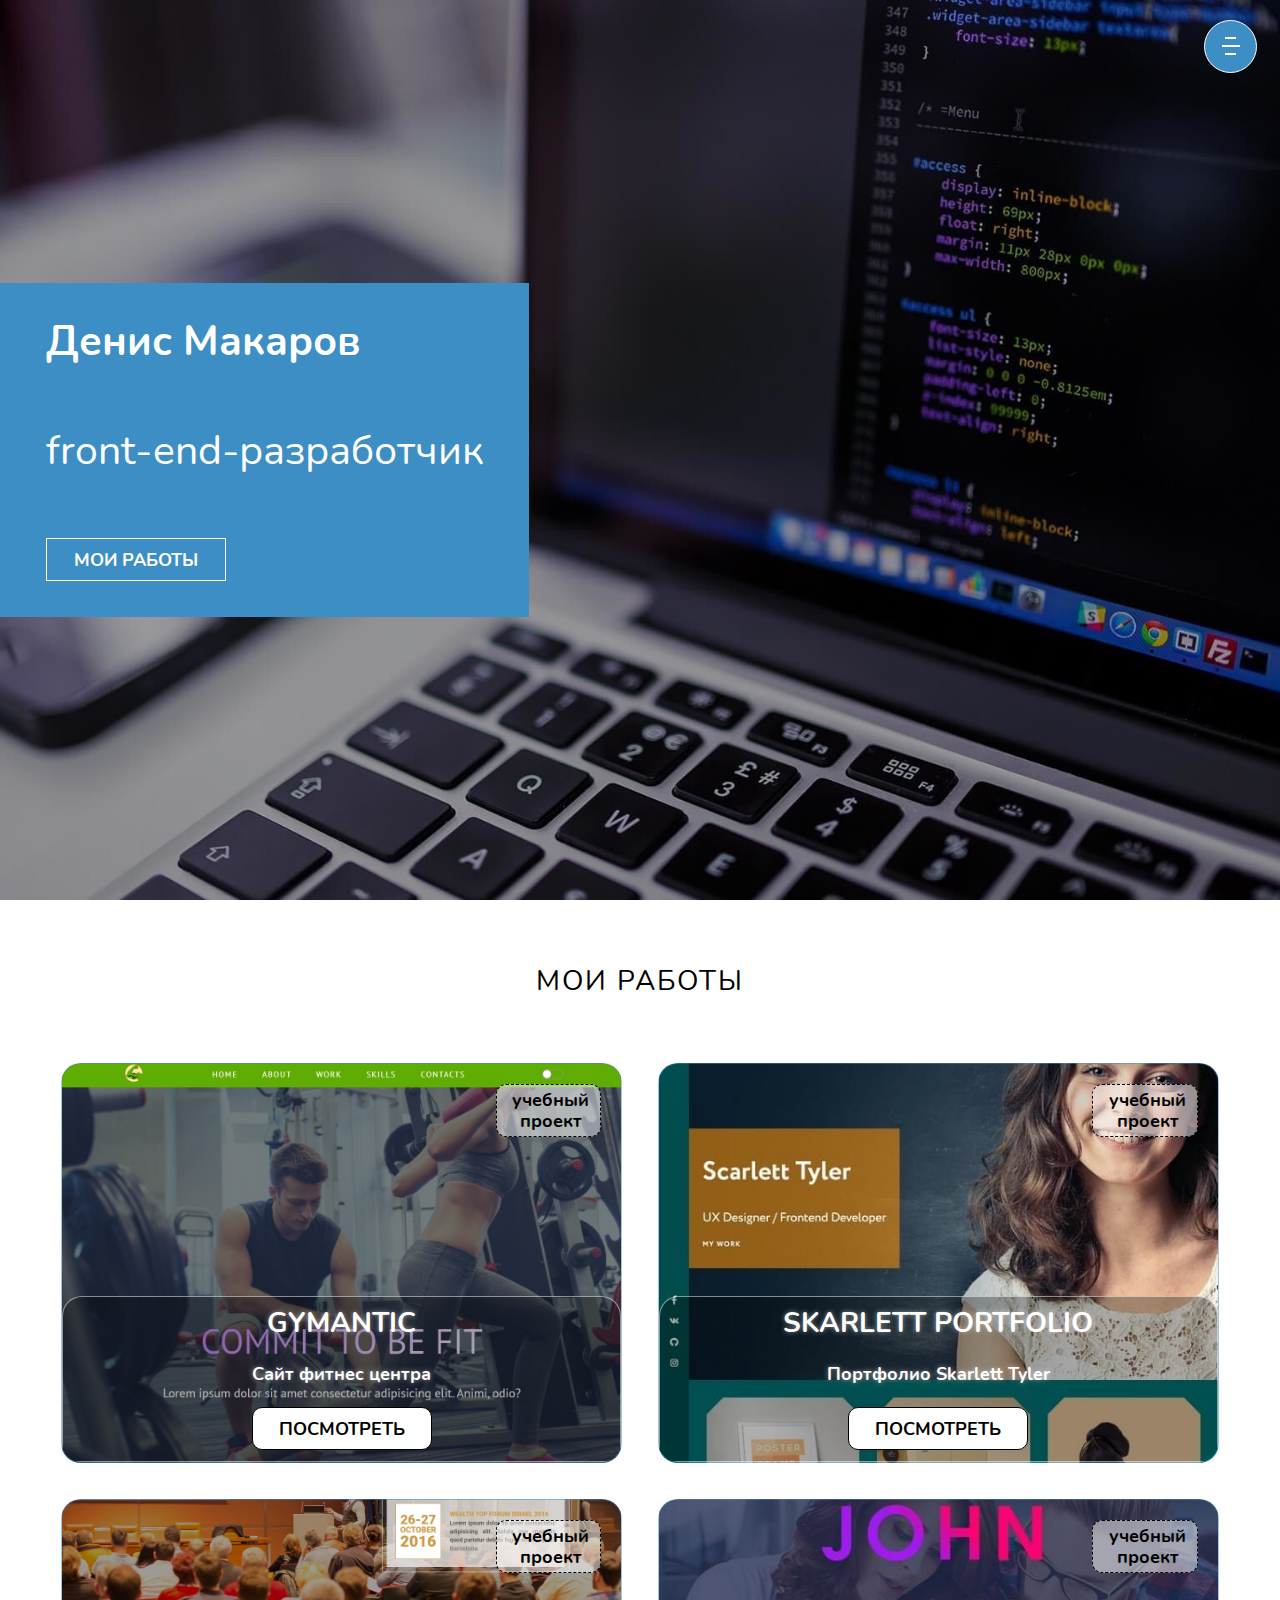
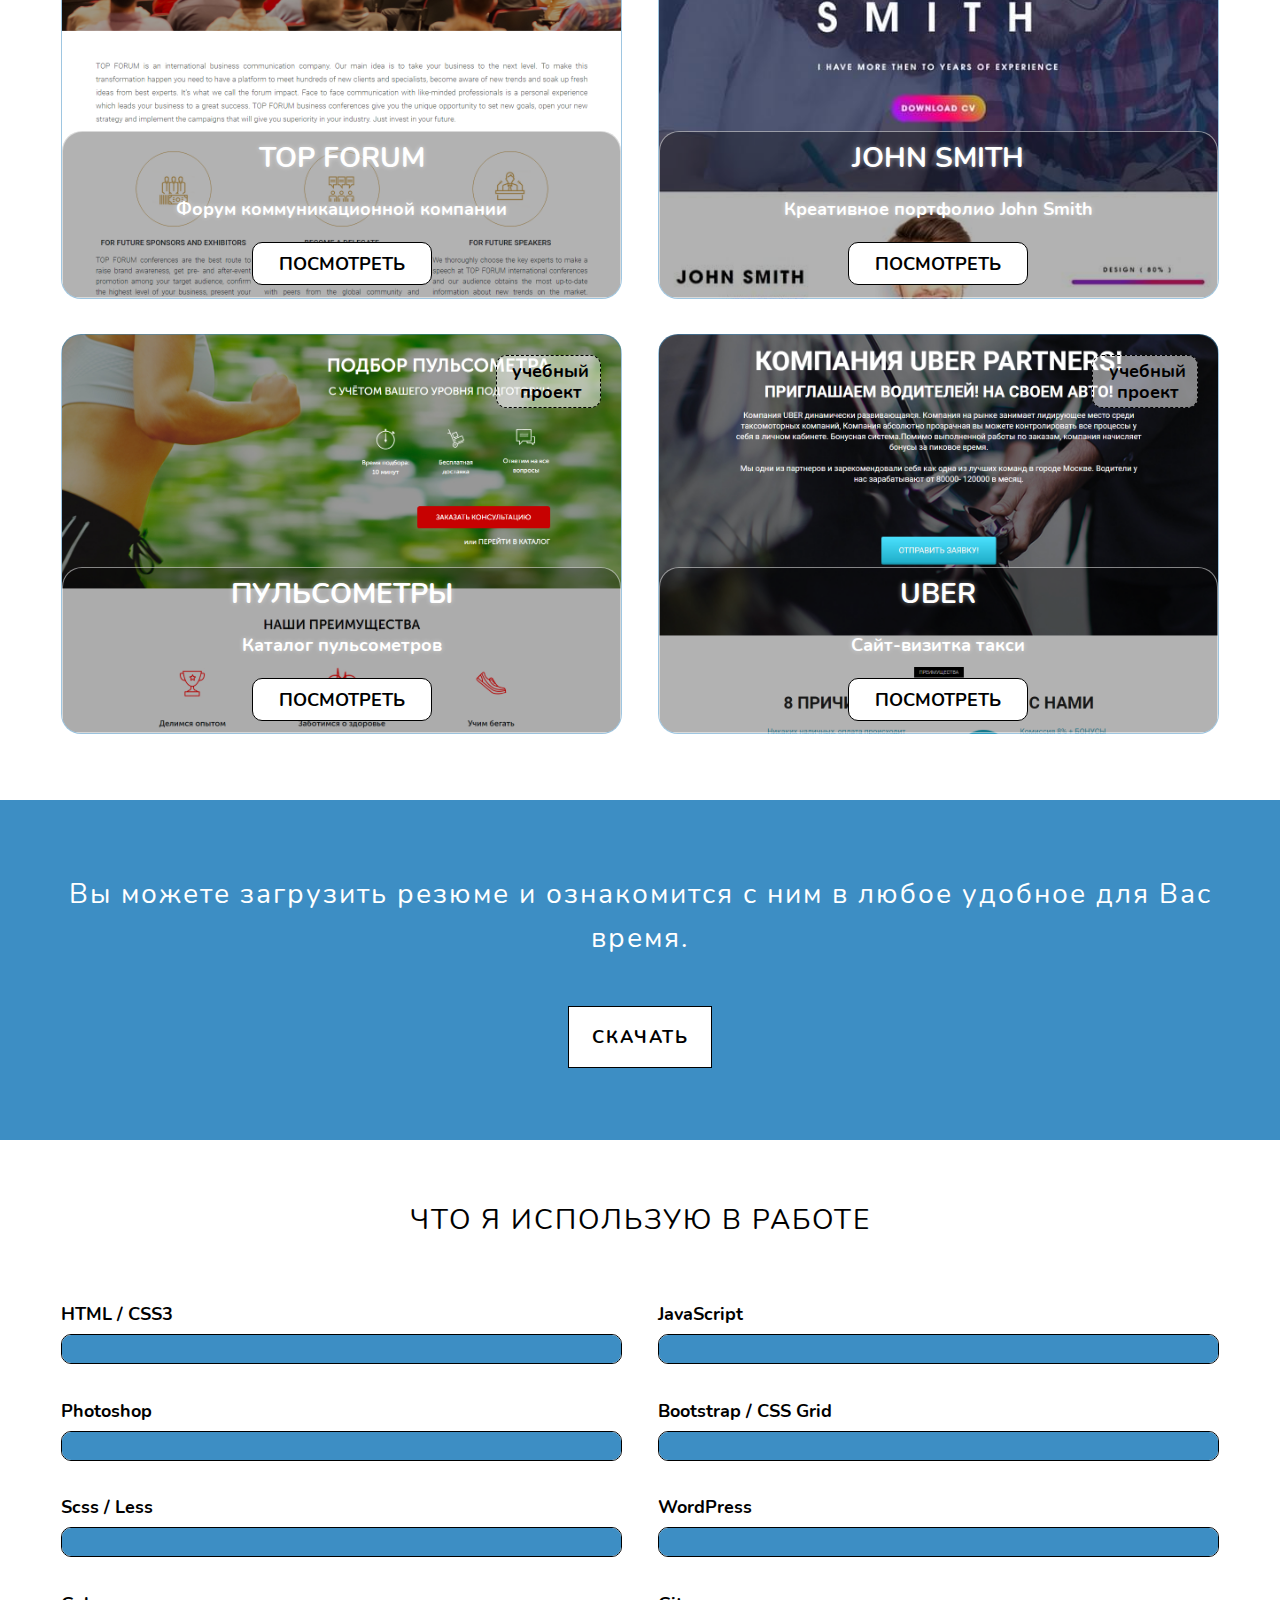
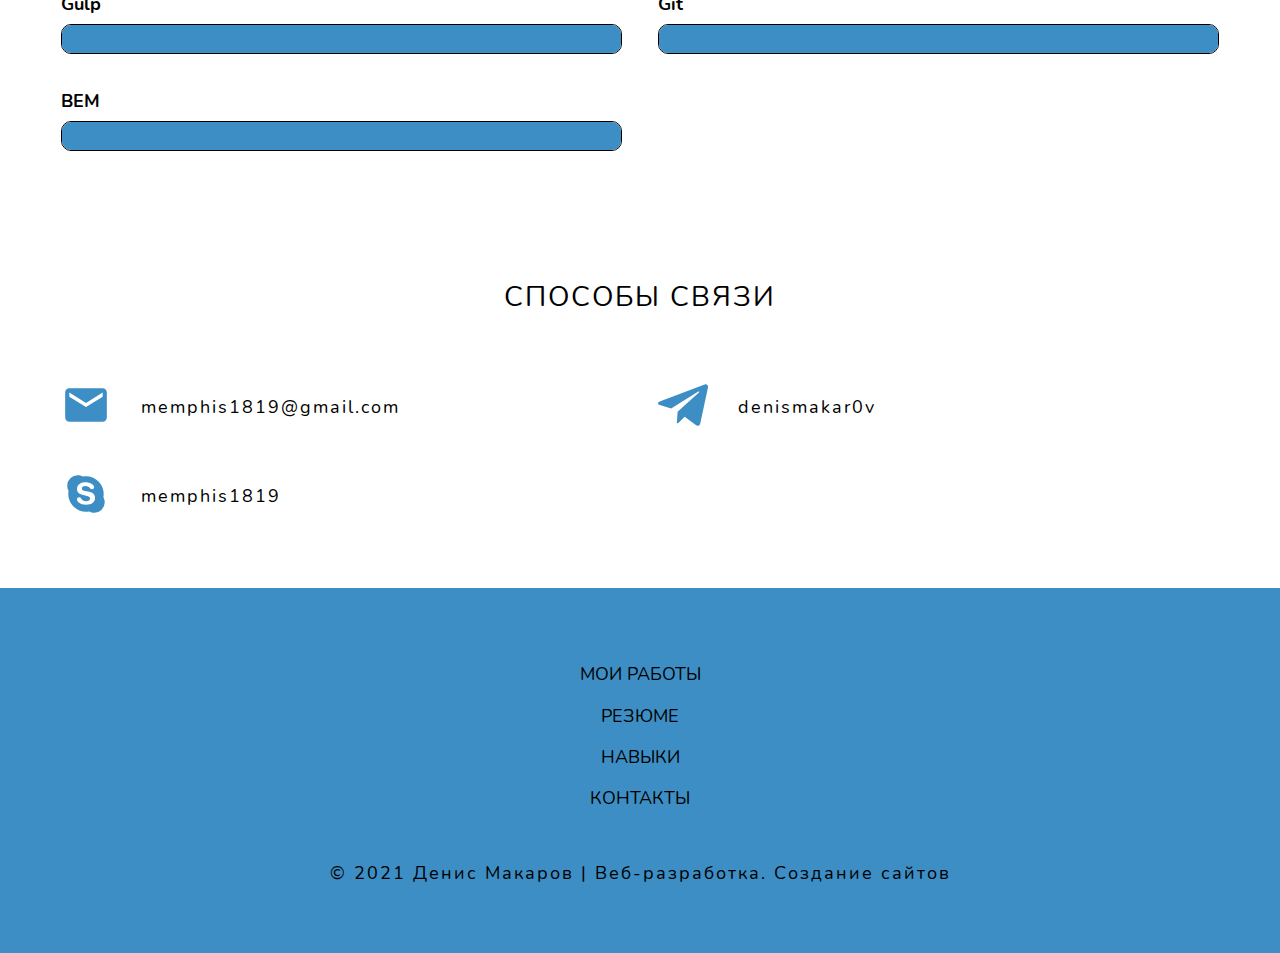
<file: index.html>
<!DOCTYPE html>
<html lang="ru" data-theme="light">
    <head>
        <meta charset="UTF-8" />
        <meta name="viewport" content="width=device-width, initial-scale=1.0" />
        <meta http-equiv="X-UA-Compatible" content="ie=edge" />
        <title>Денис Макаров | Портфолио</title>
        <meta name="title" content="Денис Макаров | Портфолио" />
        <link rel="stylesheet" href="css/style.min.css" />
    </head>
    <body class="container">
        <!-- header -->
        

        <!-- menu -->
        <nav class="menu">
    <div class="menu__close">
        <svg
            xmlns="http://www.w3.org/2000/svg"
            xmlns:xlink="http://www.w3.org/1999/xlink"
            height="40"
            width="40"
            version="1.1"
            viewBox="0 0 24 24"
        >
            <path
                d="M19,6.41L17.59,5L12,10.59L6.41,5L5,6.41L10.59,12L5,17.59L6.41,19L12,13.41L17.59,19L19,17.59L13.41,12L19,6.41Z"
            />
        </svg>
    </div>
    <ul class="menu__list">
        <li class="menu__link">
            <a href="#works">Мои работы</a>
        </li>
        <li class="menu__link">
            <a href="#rezume">Резюме</a>
        </li>
        <li class="menu__link">
            <a href="#skills">Навыки</a>
        </li>
        <li class="menu__link">
            <a href="#social">Контакты</a>
        </li>
    </ul>
</nav>
<!-- Hamburger -->
<div class="hamburger">
    <span></span>
    <span></span>
    <span></span>
</div>

<!-- Overlay -->
<div class="overlay"></div>


        <!-- * Sections -->
        <!-- showcase Section -->
        <section class="showcase">
    <div class="showcase__content">
        <div class="showcase__name">Денис Макаров</div>
        <h1 class="showcase__title">front-end-разработчик</h1>
        <a href="#works" class="showcase__link">Мои работы</a>
    </div>
</section>

        <!-- works Section -->
        <section class="works" id="works">
    <div class="title title_dark">Мои работы</div>
    <div class="works__wrapper">
        <div class="works__content">
            <div class="works__content_label">
                <p>учебный<br />проект</p>
            </div>
            <div class="works__content_descr">
                <h3 class="works__content_title">gYmantic</h3>
                <p class="works__content_text">Сайт фитнес центра</p>
                <a href="/works/gymantic" class="works__content_link"
                    >Посмотреть</a
                >
            </div>
        </div>
        <div class="works__content">
            <div class="works__content_label">
                <p>учебный<br />проект</p>
            </div>
            <div class="works__content_descr">
                <h3 class="works__content_title">Skarlett Portfolio</h3>
                <p class="works__content_text">Портфолио Skarlett Tyler</p>
                <a href="/works/scarlett_portfolio" class="works__content_link"
                    >Посмотреть</a
                >
            </div>
        </div>
        <div class="works__content">
            <div class="works__content_label">
                <p>учебный<br />проект</p>
            </div>
            <div class="works__content_descr">
                <h3 class="works__content_title">Top Forum</h3>
                <p class="works__content_text">
                    Форум коммуникационной компании
                </p>
                <a href="/works/top_forum" class="works__content_link"
                    >Посмотреть</a
                >
            </div>
        </div>
        <div class="works__content">
            <div class="works__content_label">
                <p>учебный<br />проект</p>
            </div>
            <div class="works__content_descr">
                <h3 class="works__content_title">John Smith</h3>
                <p class="works__content_text">
                    Креативное портфолио John Smith
                </p>
                <a href="/works/creative_portfolio" class="works__content_link"
                    >Посмотреть</a
                >
            </div>
        </div>
        <div class="works__content">
            <div class="works__content_label">
                <p>учебный<br />проект</p>
            </div>
            <div class="works__content_descr">
                <h3 class="works__content_title">Пульсометры</h3>
                <p class="works__content_text">Каталог пульсометров</p>
                <a href="/works/pulse" class="works__content_link"
                    >Посмотреть</a
                >
            </div>
        </div>
        <div class="works__content">
            <div class="works__content_label">
                <p>учебный<br />проект</p>
            </div>
            <div class="works__content_descr">
                <h3 class="works__content_title">UBER</h3>
                <p class="works__content_text">Сайт-визитка такси</p>
                <a href="/works/uber" class="works__content_link">Посмотреть</a>
            </div>
        </div>
    </div>
</section>

        <!-- about Section -->
        
        <!-- rezume Section -->
        <section class="rezume" id="rezume">
    <p class="rezume__text">
        Вы можете загрузить резюме и ознакомится с ним в любое удобное для Вас
        время.
    </p>
    <a href="Makarov-frontend-rezume.pdf" download class="button">Скачать</a>
</section>

        <!-- skills Section -->
        <section class="skills" id="skills">
    <div class="title title_dark">Что я использую в работе</div>
    <div class="skills__wrapper">
        <div class="skills__content">
            <h3 class="skills__title">HTML / CSS3</h3>
            <div class="skills__progress">
                <span class="skills__skills-1"></span>
            </div>
        </div>
        <div class="skills__content">
            <div class="skills__title">JavaScript</div>
            <div class="skills__progress">
                <span class="skills__skills-2"></span>
            </div>
        </div>
        <div class="skills__content">
            <div class="skills__title">Photoshop</div>
            <div class="skills__progress">
                <span class="skills__skills-3"></span>
            </div>
        </div>
        <div class="skills__content">
            <div class="skills__title">Bootstrap / CSS Grid</div>
            <div class="skills__progress">
                <span class="skills__skills-4"></span>
            </div>
        </div>
        <div class="skills__content">
            <div class="skills__title">Scss / Less</div>
            <div class="skills__progress">
                <span class="skills__skills-5"></span>
            </div>
        </div>
        <div class="skills__content">
            <div class="skills__title">WordPress</div>
            <div class="skills__progress">
                <span class="skills__skills-6"></span>
            </div>
        </div>
        <div class="skills__content">
            <div class="skills__title">Gulp</div>
            <div class="skills__progress">
                <span class="skills__skills-7"></span>
            </div>
        </div>
        <div class="skills__content">
            <div class="skills__title">Git</div>
            <div class="skills__progress">
                <span class="skills__skills-8"></span>
            </div>
        </div>
        <div class="skills__content">
            <div class="skills__title">BEM</div>
            <div class="skills__progress">
                <span class="skills__skills-9"></span>
            </div>
        </div>
    </div>
</section>

        <!-- contacts Section -->
        
        <!-- social Section -->
        <section class="social" id="social">
    <h2 class="title title_dark">Способы связи</h2>
    <div class="social__items">
        <a href="mailto:memphis1819@gmail.com" class="social__link">
            <div class="social__link_img">
                <svg
                    xmlns="http://www.w3.org/2000/svg"
                    xmlns:xlink="http://www.w3.org/1999/xlink"
                    version="1.1"
                    width="24"
                    height="24"
                    viewBox="0 0 24 24"
                >
                    <path
                        d="M20,8L12,13L4,8V6L12,11L20,6M20,4H4C2.89,4 2,4.89 2,6V18A2,2 0 0,0 4,20H20A2,2 0 0,0 22,18V6C22,4.89 21.1,4 20,4Z"
                    />
                </svg>
            </div>
            <p class="social__link_descr">memphis1819@gmail.com</p>
        </a>
        <a href="tg://resolve?domain=denismakar0v" class="social__link">
            <div class="social__link_img">
                <svg
                    id="Bold"
                    enable-background="new 0 0 24 24"
                    height="512"
                    viewBox="0 0 24 24"
                    width="512"
                    xmlns="http://www.w3.org/2000/svg"
                >
                    <path
                        d="m9.417 15.181-.397 5.584c.568 0 .814-.244 1.109-.537l2.663-2.545 5.518 4.041c1.012.564 1.725.267 1.998-.931l3.622-16.972.001-.001c.321-1.496-.541-2.081-1.527-1.714l-21.29 8.151c-1.453.564-1.431 1.374-.247 1.741l5.443 1.693 12.643-7.911c.595-.394 1.136-.176.691.218z"
                    />
                </svg>
            </div>
            <p class="social__link_descr">denismakar0v</p>
        </a>
        <a href="skype:memphis1819" class="social__link">
            <div class="social__link_img">
                <svg
                    xmlns="http://www.w3.org/2000/svg"
                    xmlns:xlink="http://www.w3.org/1999/xlink"
                    version="1.1"
                    width="24"
                    height="24"
                    viewBox="0 0 24 24"
                >
                    <path
                        d="M18,6C20.07,8.04 20.85,10.89 20.36,13.55C20.77,14.27 21,15.11 21,16A5,5 0 0,1 16,21C15.11,21 14.27,20.77 13.55,20.36C10.89,20.85 8.04,20.07 6,18C3.93,15.96 3.15,13.11 3.64,10.45C3.23,9.73 3,8.89 3,8A5,5 0 0,1 8,3C8.89,3 9.73,3.23 10.45,3.64C13.11,3.15 15.96,3.93 18,6M12.04,17.16C14.91,17.16 16.34,15.78 16.34,13.92C16.34,12.73 15.78,11.46 13.61,10.97L11.62,10.53C10.86,10.36 10,10.13 10,9.42C10,8.7 10.6,8.2 11.7,8.2C13.93,8.2 13.72,9.73 14.83,9.73C15.41,9.73 15.91,9.39 15.91,8.8C15.91,7.43 13.72,6.4 11.86,6.4C9.85,6.4 7.7,7.26 7.7,9.54C7.7,10.64 8.09,11.81 10.25,12.35L12.94,13.03C13.75,13.23 13.95,13.68 13.95,14.1C13.95,14.78 13.27,15.45 12.04,15.45C9.63,15.45 9.96,13.6 8.67,13.6C8.09,13.6 7.67,14 7.67,14.57C7.67,15.68 9,17.16 12.04,17.16Z"
                    />
                </svg>
            </div>
            <p class="social__link_descr">memphis1819</p>
        </a>
    </div>
</section>


        <!-- * Modules -->
        <!-- Scroll To Top -->
        <!-- * Scrol to Top Button -->
<div class="scroll">
    <div class="scroll__img">
        <svg
            xmlns="http://www.w3.org/2000/svg"
            xmlns:xlink="http://www.w3.org/1999/xlink"
            version="1.1"
            width="24"
            height="24"
            viewBox="0 0 24 24"
        >
            <path
                d="M13,20H11V8L5.5,13.5L4.08,12.08L12,4.16L19.92,12.08L18.5,13.5L13,8V20Z"
            />
        </svg>
    </div>
</div>


        <!-- footer -->
        <footer class="footer">
    <nav class="footer__menu">
        <ul class="footer__menu_list">
            <li class="footer__menu_link">
                <a href="#works">Мои работы</a>
            </li>
            <li class="footer__menu_link">
                <a href="#rezume">Резюме</a>
            </li>
            <li class="footer__menu_link">
                <a href="#skills">Навыки</a>
            </li>
            <li class="footer__menu_link">
                <a href="#social">Контакты</a>
            </li>
        </ul>
    </nav>
    <p class="footer__text">
        © 2021 Денис Макаров | Веб-разработка. Создание сайтов
    </p>
</footer>


        <script src="js/script.min.js"></script>
    </body>
</html>
</file>
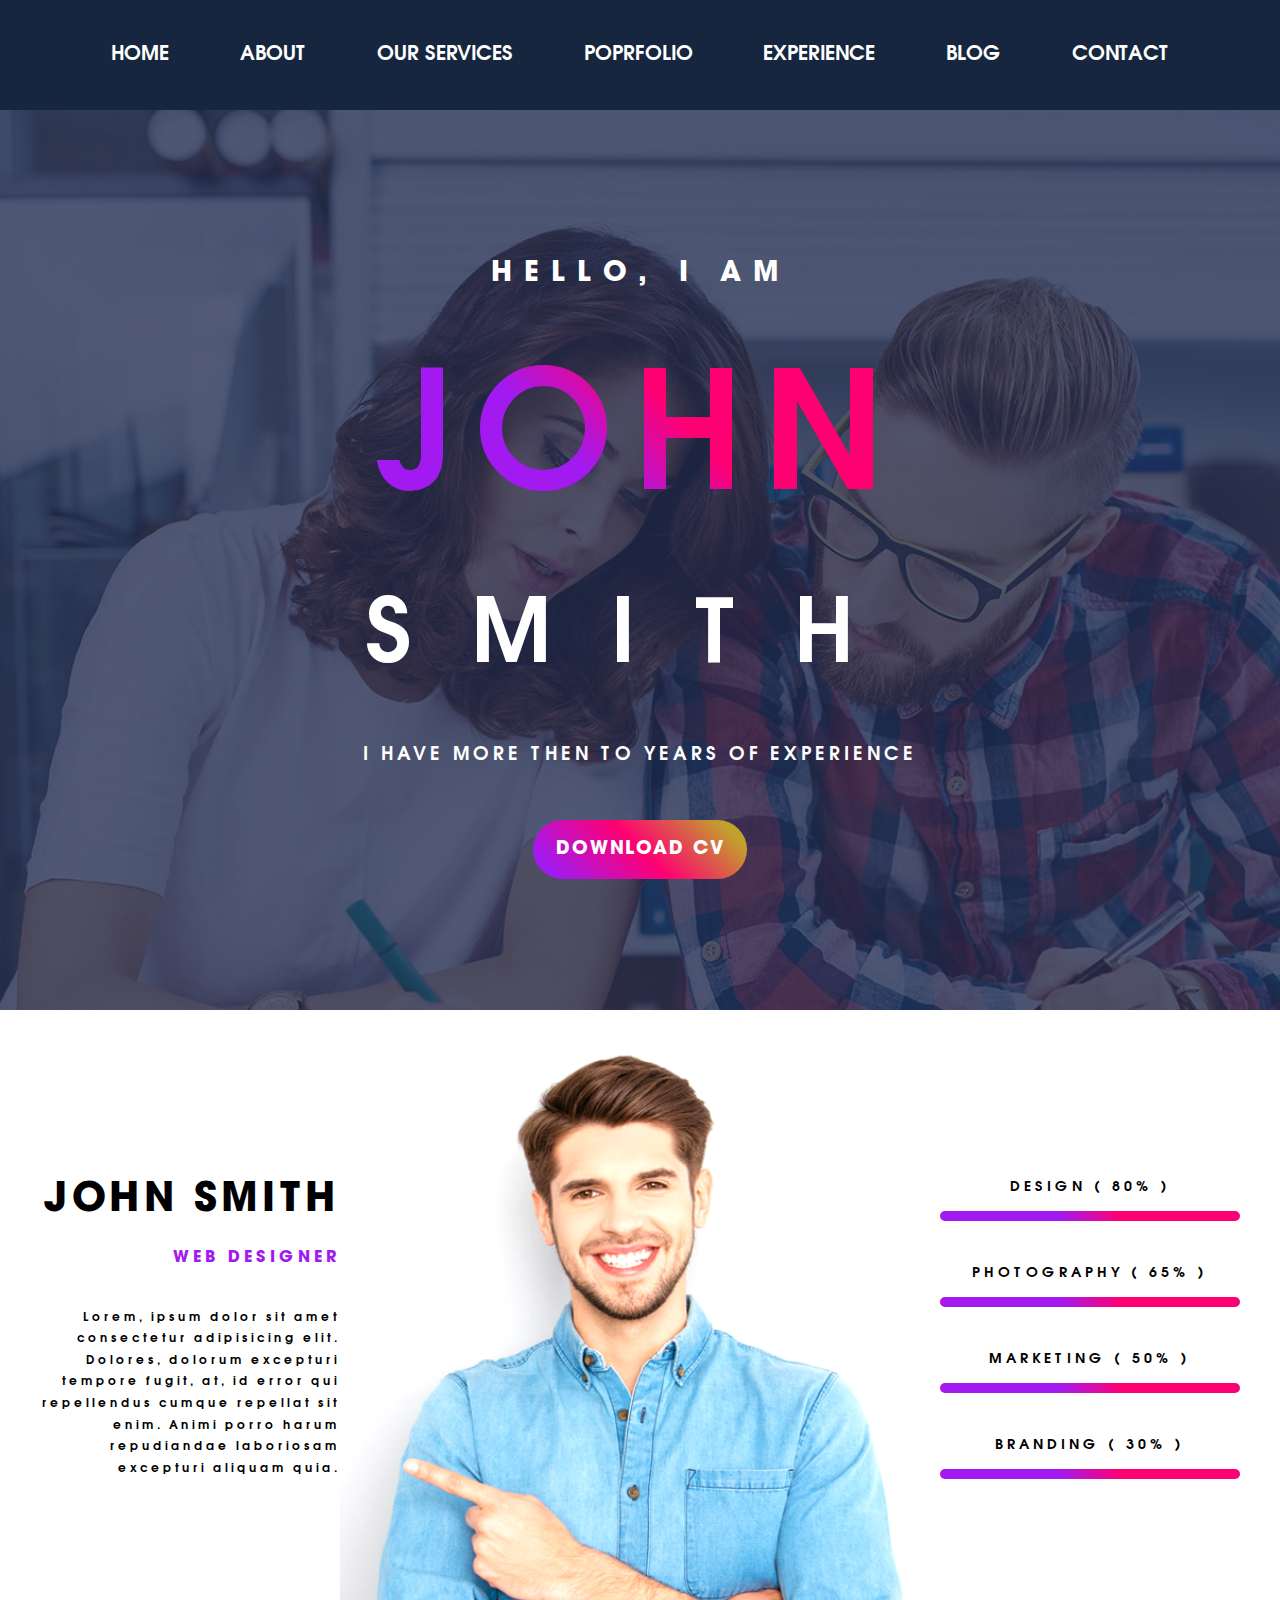
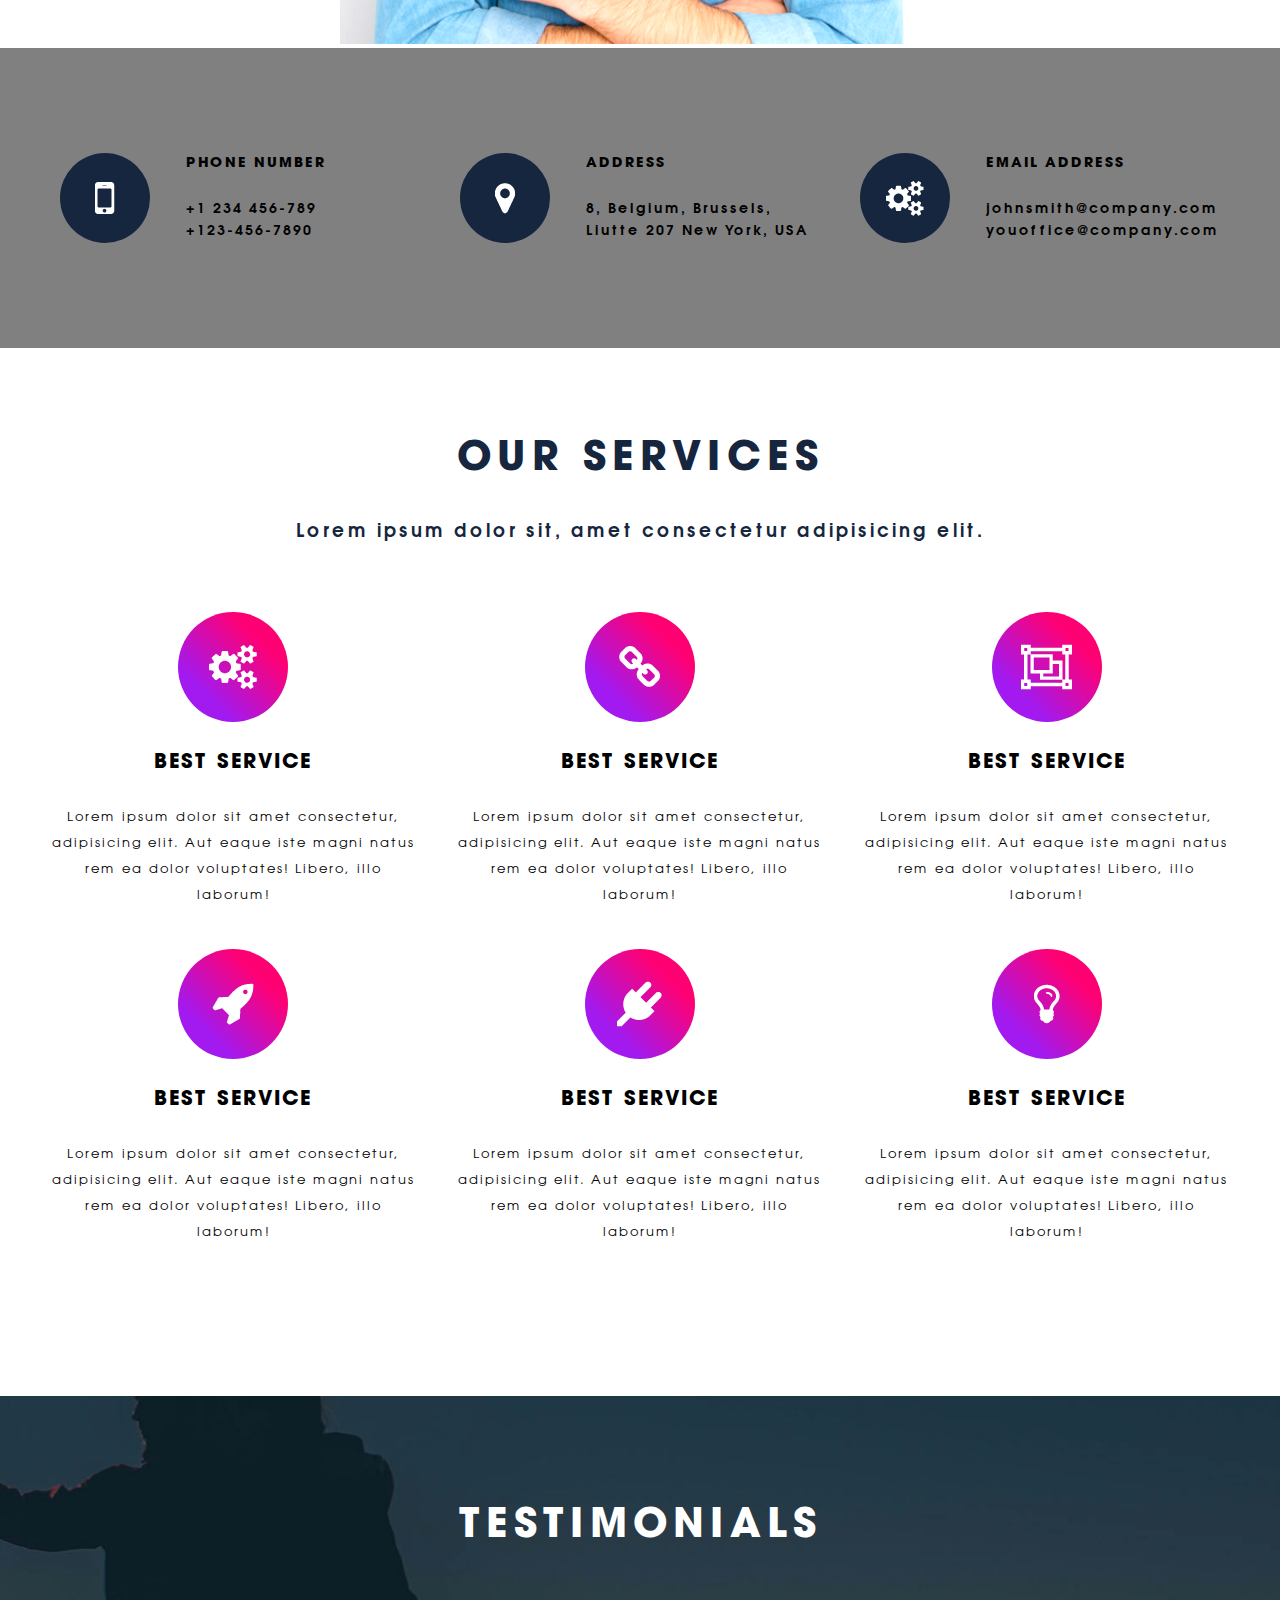
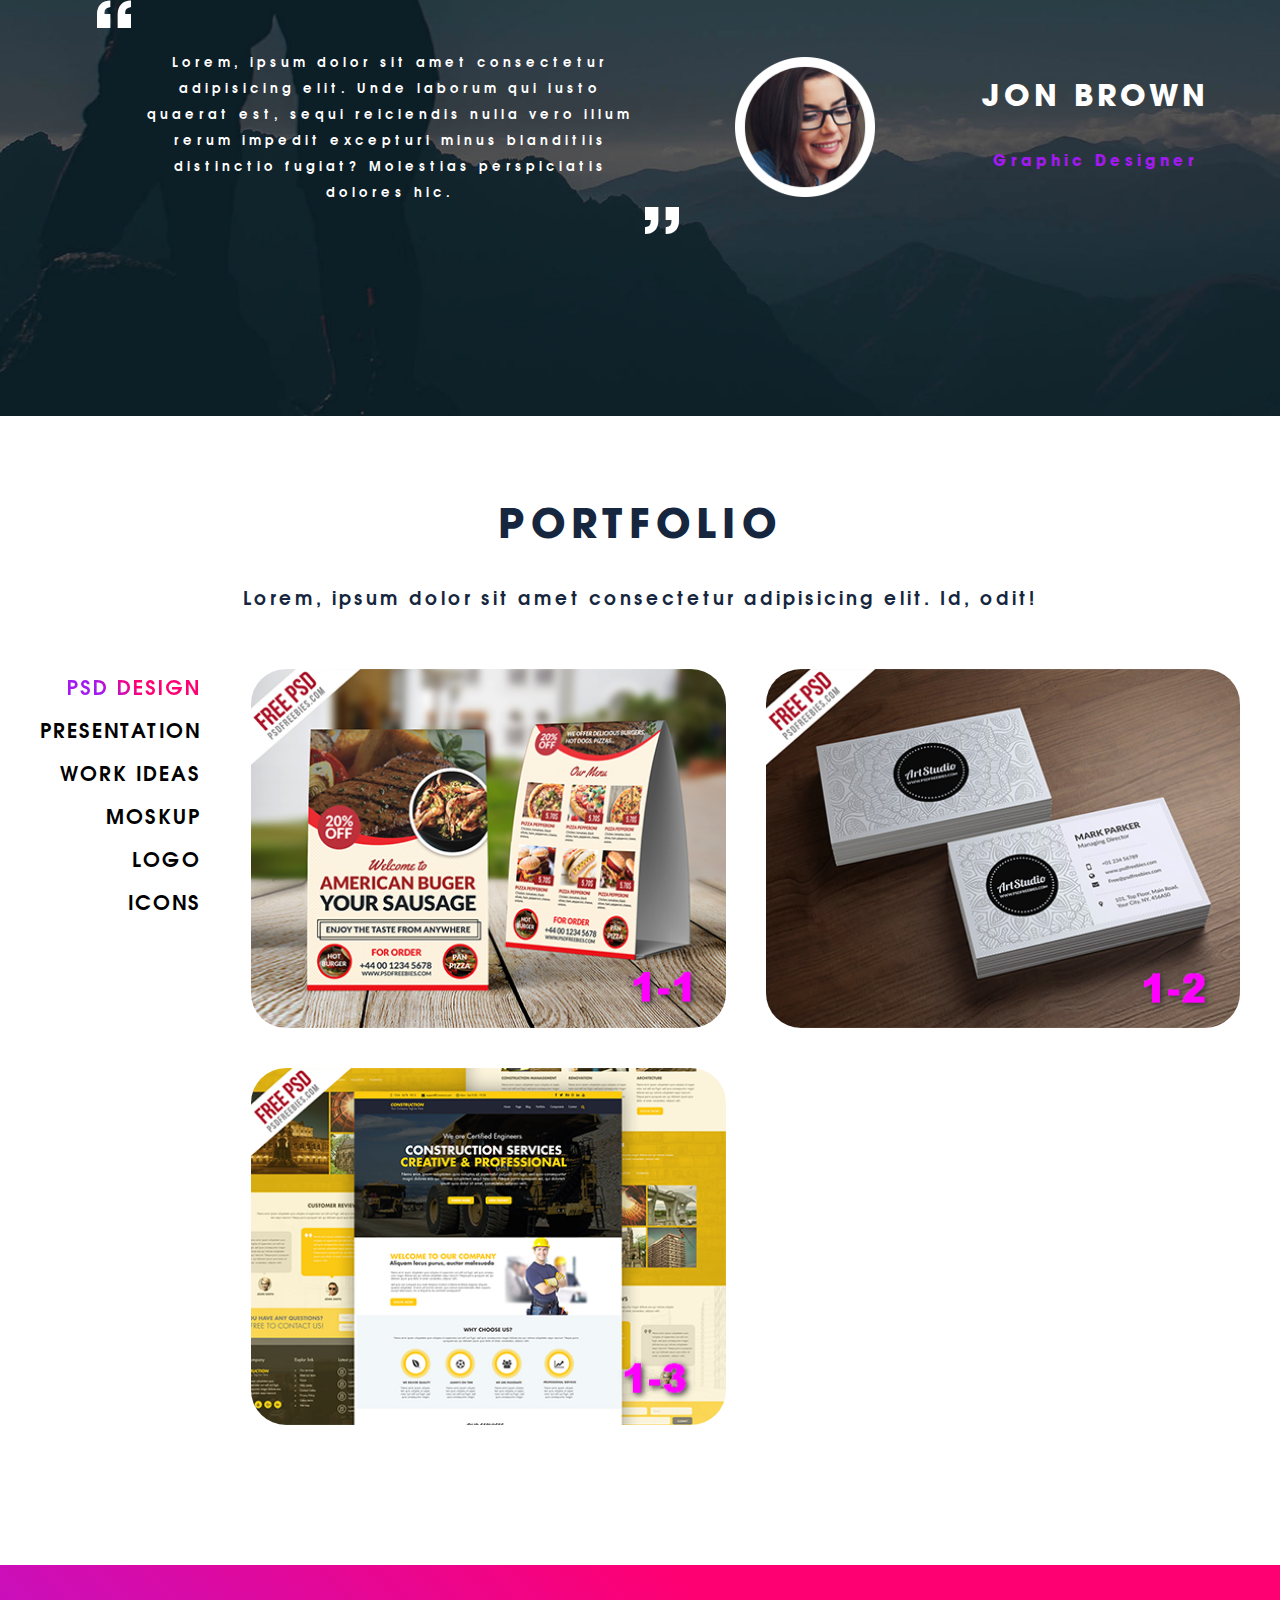
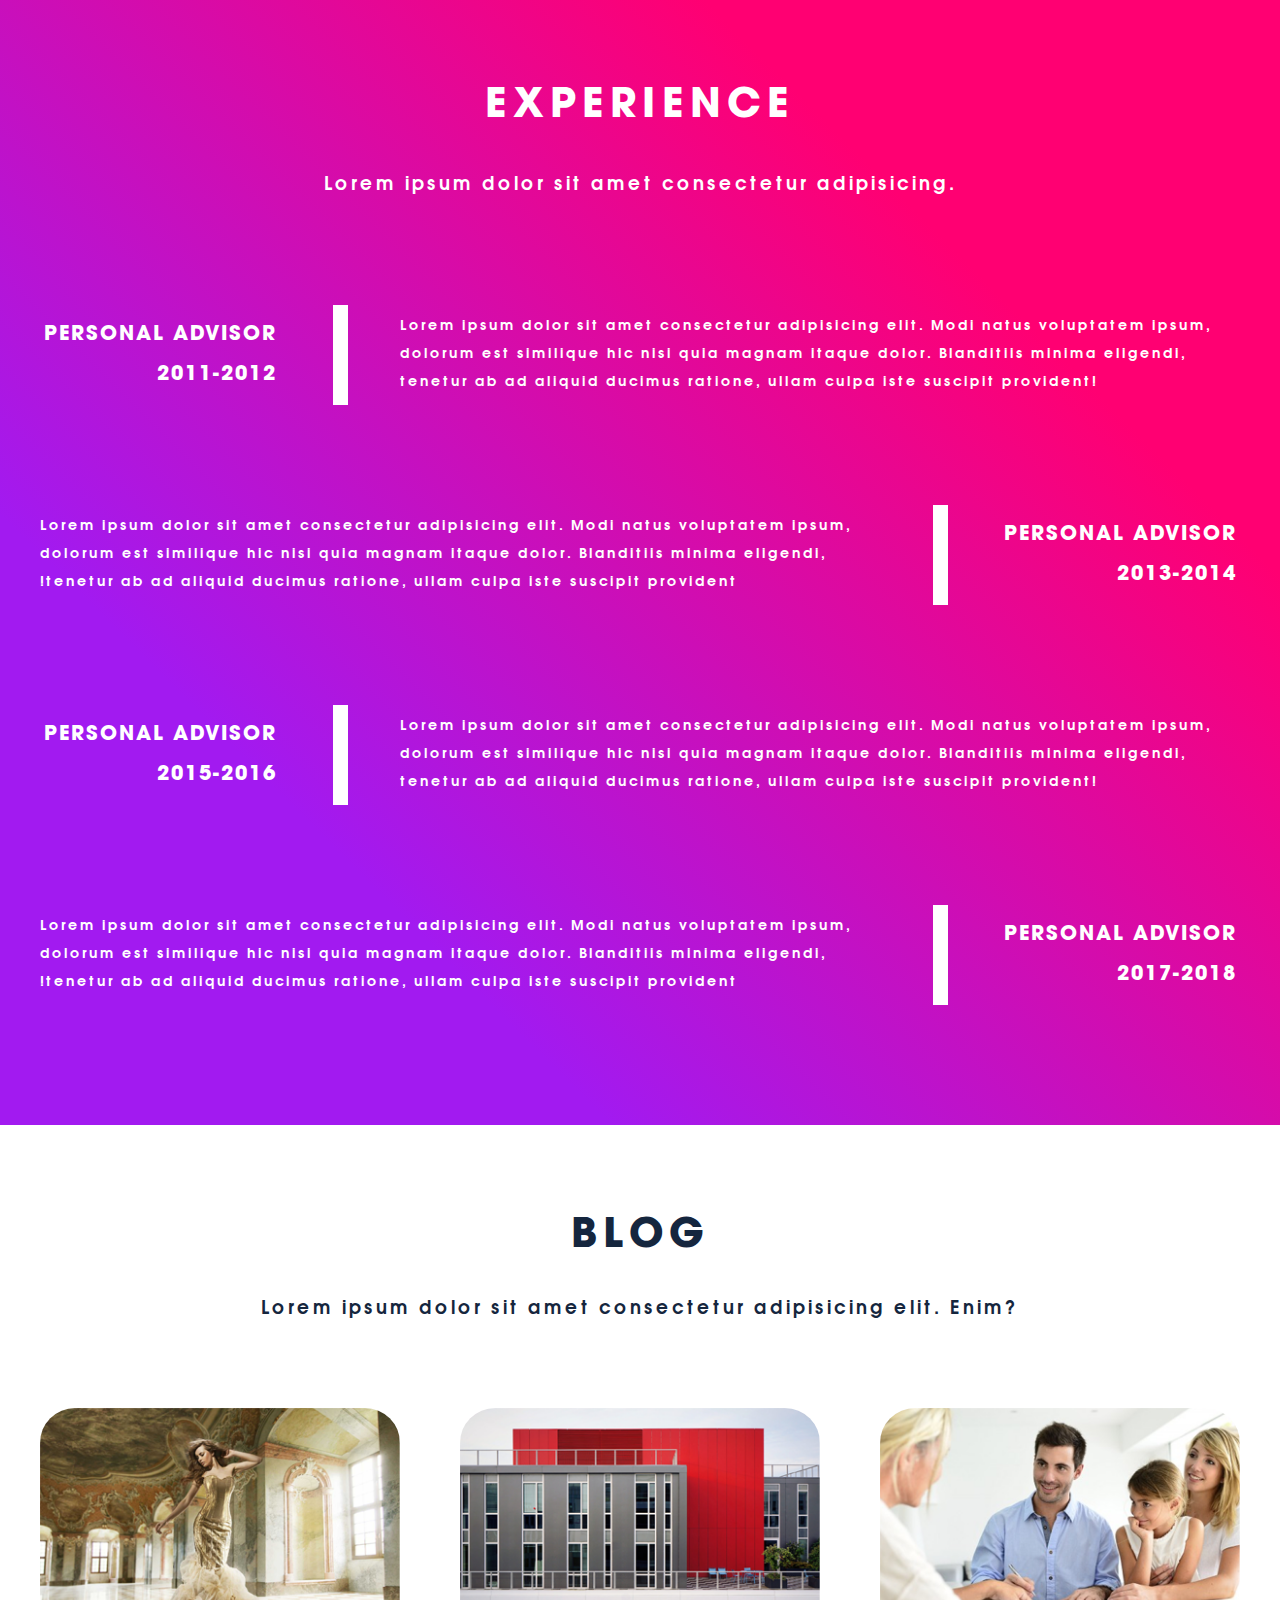
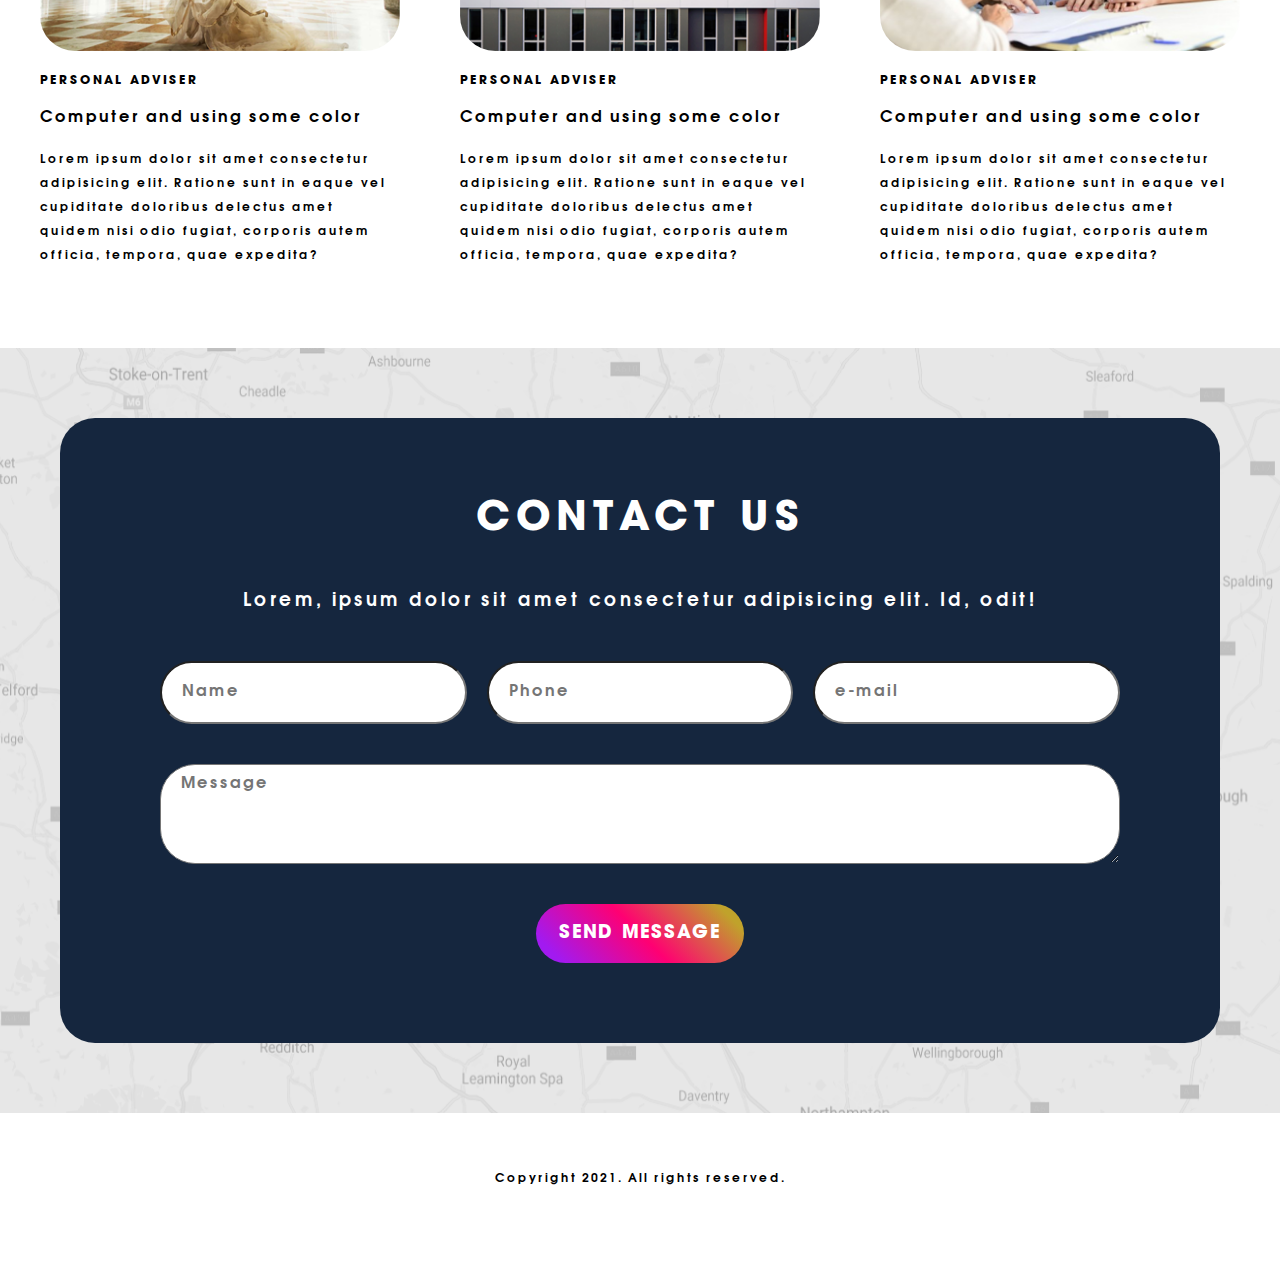
<file: works/creative_portfolio/index.html>
<!DOCTYPE html>
<html lang="ru">
    <head>
        <meta charset="UTF-8" />
        <meta name="viewport" content="width=device-width, initial-scale=1.0" />
        <meta http-equiv="X-UA-Compatible" content="ie=edge" />
        <title>Creative Portfolio</title>
        <meta name="title" content="My Portfolio" />
        <meta
            name="description"
            content="Here you can see my work and find out more about me."
        />

        <!-- Primary Meta Tags -->
        <title>My Portfolio</title>
        <meta name="title" content="My Portfolio" />
        <meta
            name="description"
            content="Here you can see my work and find out more about me."
        />

        <!-- Open Graph / Facebook -->
        <meta property="og:type" content="website" />
        <meta property="og:url" content="https://mysiteportfolio.com/" />
        <meta property="og:title" content="My Portfolio" />
        <meta
            property="og:description"
            content="Here you can see my work and find out more about me."
        />
        <meta property="og:image" content="img/about.png" />

        <!-- Twitter -->
        <meta property="twitter:card" content="summary_large_image" />
        <meta property="twitter:url" content="https://mysiteportfolio.com/" />
        <meta property="twitter:title" content="My Portfolio" />
        <meta
            property="twitter:description"
            content="Here you can see my work and find out more about me."
        />
        <meta property="twitter:image" content="img/about.png" />

        <!-- Favicon -->
        <link
            rel="apple-touch-icon"
            sizes="57x57"
            href="icons/favicon//apple-icon-57x57.png"
        />
        <link
            rel="apple-touch-icon"
            sizes="60x60"
            href="icons/favicon//apple-icon-60x60.png"
        />
        <link
            rel="apple-touch-icon"
            sizes="72x72"
            href="icons/favicon//apple-icon-72x72.png"
        />
        <link
            rel="apple-touch-icon"
            sizes="76x76"
            href="icons/favicon//apple-icon-76x76.png"
        />
        <link
            rel="apple-touch-icon"
            sizes="114x114"
            href="icons/favicon//apple-icon-114x114.png"
        />
        <link
            rel="apple-touch-icon"
            sizes="120x120"
            href="icons/favicon//apple-icon-120x120.png"
        />
        <link
            rel="apple-touch-icon"
            sizes="144x144"
            href="icons/favicon//apple-icon-144x144.png"
        />
        <link
            rel="apple-touch-icon"
            sizes="152x152"
            href="icons/favicon//apple-icon-152x152.png"
        />
        <link
            rel="apple-touch-icon"
            sizes="180x180"
            href="icons/favicon/apple-icon-180x180.png"
        />
        <link
            rel="icon"
            type="image/png"
            sizes="192x192"
            href="icons/favicon//android-icon-192x192.png"
        />
        <link
            rel="icon"
            type="image/png"
            sizes="32x32"
            href="icons/favicon//favicon-32x32.png"
        />
        <link
            rel="icon"
            type="image/png"
            sizes="96x96"
            href="icons/favicon//favicon-96x96.png"
        />
        <link
            rel="icon"
            type="image/png"
            sizes="16x16"
            href="icons/favicon//favicon-16x16.png"
        />
        <link rel="manifest" href="icons/favicon//manifest.json" />
        <meta name="msapplication-TileColor" content="#ffffff" />
        <meta
            name="msapplication-TileImage"
            content="icons/favicon//ms-icon-144x144.png"
        />
        <meta name="theme-color" content="#ffffff" />

        <link rel="stylesheet" href="css/style.min.css" />
    </head>
    <body class="container">

        <!-- * Header -->
        <!-- * Header Section -->
<header class="header">
    <div class="wrapper">
        <!-- * Header Menu -->
        <div class="header__menu">
            <div class="header__menu--line"></div>
        </div>

        <!-- * Overlay -->
        <div class="header__overlay"></div>

        <!-- * Navigation -->
        <nav class="header__nav">
            <ul class="header__nav--links">
                <li class="header__nav--links__item">
                    <a href="#">Home</a>
                </li>
                <li class="header__nav--links__item">
                    <a href="#about">About</a>
                </li>
                <li class="header__nav--links__item">
                    <a href="#services">Our services</a>
                </li>
                <li class="header__nav--links__item">
                    <a href="#portfolio">Poprfolio</a>
                </li>
                <li class="header__nav--links__item">
                    <a href="#experience">Experience</a>
                </li>
                <li class="header__nav--links__item">
                    <a href="#blog">Blog</a>
                </li>
                <li class="header__nav--links__item">
                    <a href="#contact">Contact</a>
                </li>
            </ul>
        </nav>
    </div>
</header>


        <!-- * Banner Section -->
        <section class="banner">
    <div class="banner__content">
        <h1 class="banner__content_title">Hello, I am</h1>
        <div class="banner__content_name">John</div>
        <div class="banner__content_family">Smith</div>
        <div class="banner__content_text">
            I have more then to years of experience
        </div>
        <button data-modal class="button button_white">Download CV</button>
    </div>
</section>

        <!-- * About Section -->
        <section class="about" id="about">
    <div class="about__text">
        <div class="about__text--title">John Smith</div>
        <div class="about__text--descr">Web designer</div>
        <div class="about__text--text">
            Lorem, ipsum dolor sit amet consectetur adipisicing elit. Dolores,
            dolorum excepturi tempore fugit, at, id error qui repellendus cumque
            repellat sit enim. Animi porro harum repudiandae laboriosam
            excepturi aliquam quia.
        </div>
    </div>
    <div class="about__photo">
        <img src="img/about.png" alt="about" class="about__photo--img" />
    </div>
    <div class="about__skills">
        <div class="about__skills--name">Design ( 80% )</div>
        <div class="about__skills--progress"></div>
        <div class="about__skills--name">Photography ( 65% )</div>
        <div class="about__skills--progress"></div>
        <div class="about__skills--name">Marketing ( 50% )</div>
        <div class="about__skills--progress"></div>
        <div class="about__skills--name">Branding ( 30% )</div>
        <div class="about__skills--progress"></div>
    </div>
</section>

        <!-- * Contact Section -->
        <section class="contact" id="contact">
    <div class="wrapper">
        <div class="contact__content">
            <div class="contact__content--img">
                <img src="img/phone.png" alt="phone" />
            </div>
            <div class="contact__content--descr">
                <div class="contact__content--descr__title">Phone number</div>
                <div class="contact__content--descr__text">
                    +1 234 456-789<br />
                    +123-456-7890
                </div>
            </div>
        </div>
        <div class="contact__content">
            <div class="contact__content--img">
                <img src="img/address.png" alt="address" />
            </div>
            <div class="contact__content--descr">
                <div class="contact__content--descr__title">Address</div>
                <div class="contact__content--descr__text">
                    8, Belgium, Brussels,<br />
                    Liutte 207 New York, USA
                </div>
            </div>
        </div>
        <div class="contact__content">
            <div class="contact__content--img">
                <img src="img/email.png" alt="email" />
            </div>
            <div class="contact__content--descr">
                <div class="contact__content--descr__title">Email address</div>
                <div class="contact__content--descr__text">
                    johnsmith@company.com<br />
                    youoffice@company.com
                </div>
            </div>
        </div>
    </div>
</section>

        <!-- * Services Section -->
        <section class="services" id="services">
    <div class="wrapper">
        <h2 class="title title_dark">Our Services</h2>
        <div class="subtitle subtitle_dark">
            Lorem ipsum dolor sit, amet consectetur adipisicing elit.
        </div>
        <div class="services__content">
            <div class="services__item">
                <div class="services__img">
                    <img src="img/service/service-1.png" alt="service-1" />
                </div>
                <div class="services__title">Best service</div>
                <div class="services__text">
                    Lorem ipsum dolor sit amet consectetur, adipisicing elit.
                    Aut eaque iste magni natus rem ea dolor voluptates! Libero,
                    illo laborum!
                </div>
            </div>
            <div class="services__item">
                <div class="services__img">
                    <img src="img/service/service-2.png" alt="service-2" />
                </div>
                <div class="services__title">Best service</div>
                <div class="services__text">
                    Lorem ipsum dolor sit amet consectetur, adipisicing elit.
                    Aut eaque iste magni natus rem ea dolor voluptates! Libero,
                    illo laborum!
                </div>
            </div>
            <div class="services__item">
                <div class="services__img">
                    <img src="img/service/service-3.png" alt="service-3" />
                </div>
                <div class="services__title">Best service</div>
                <div class="services__text">
                    Lorem ipsum dolor sit amet consectetur, adipisicing elit.
                    Aut eaque iste magni natus rem ea dolor voluptates! Libero,
                    illo laborum!
                </div>
            </div>
            <div class="services__item">
                <div class="services__img">
                    <img src="img/service/service-4.png" alt="service-4" />
                </div>
                <div class="services__title">Best service</div>
                <div class="services__text">
                    Lorem ipsum dolor sit amet consectetur, adipisicing elit.
                    Aut eaque iste magni natus rem ea dolor voluptates! Libero,
                    illo laborum!
                </div>
            </div>
            <div class="services__item">
                <div class="services__img">
                    <img src="img/service/service-5.png" alt="service-5" />
                </div>
                <div class="services__title">Best service</div>
                <div class="services__text">
                    Lorem ipsum dolor sit amet consectetur, adipisicing elit.
                    Aut eaque iste magni natus rem ea dolor voluptates! Libero,
                    illo laborum!
                </div>
            </div>
            <div class="services__item">
                <div class="services__img">
                    <img src="img/service/service-6.png" alt="service-6" />
                </div>
                <div class="services__title">Best service</div>
                <div class="services__text">
                    Lorem ipsum dolor sit amet consectetur, adipisicing elit.
                    Aut eaque iste magni natus rem ea dolor voluptates! Libero,
                    illo laborum!
                </div>
            </div>
        </div>
    </div>
</section>

        <!-- * Testimonials Section -->
        <section class="testimonials">
    <div class="wrapper">
        <div class="title title_white">Testimonials</div>
        <div class="testimonials__content">
            <div class="testimonials__comment">
                Lorem, ipsum dolor sit amet consectetur adipisicing elit. Unde
                laborum qui iusto quaerat est, sequi reiciendis nulla vero illum
                rerum impedit excepturi minus blanditiis distinctio fugiat?
                Molestias perspiciatis dolores hic.
            </div>
            <div class="testimonials__avatar">
                <img src="img/testimonials_avatar.png" alt="avatar" />
            </div>
            <div class="testimonials__name">
                Jon Brown<br />
                <span>Graphic Designer</span>
            </div>
        </div>
    </div>
</section>

        <!-- * Portfolio Section -->
        <section class="portfolio" id="portfolio">
    <div class="wrapper">
        <div class="title title_dark">Portfolio</div>
        <div class="subtitle subtitle_dark">
            Lorem, ipsum dolor sit amet consectetur adipisicing elit. Id, odit!
        </div>
        <div class="tabs">
            <div class="tabs__items">
                <!-- <div class="tabs__item tabs__item_active">All</div> -->
                <div class="tabs__item tabs__item_active">PSD Design</div>
                <div class="tabs__item">Presentation</div>
                <div class="tabs__item">Work Ideas</div>
                <div class="tabs__item">Moskup</div>
                <div class="tabs__item">Logo</div>
                <div class="tabs__item">Icons</div>
            </div>
            <div class="tabs__blocks">
                <div class="tabs__block">
                    <div class="tabs__block_content">
                        <img
                            src="img/portfolio/portfolio-1-1.png"
                            alt="portfolio-1-1"
                        />
                    </div>
                    <div class="tabs__block_content">
                        <img
                            src="img/portfolio/portfolio-1-2.png"
                            alt="portfolio-1-2"
                        />
                    </div>
                    <div class="tabs__block_content">
                        <img
                            src="img/portfolio/portfolio-1-3.png"
                            alt="portfolio-1-3"
                        />
                    </div>
                </div>
                <div class="tabs__block">
                    <div class="tabs__block_content">
                        <img
                            src="img/portfolio/portfolio-2-2.png"
                            alt="portfolio-2-2"
                        />
                    </div>
                    <div class="tabs__block_content">
                        <img
                            src="img/portfolio/portfolio-2-4.png"
                            alt="portfolio-2-4"
                        />
                    </div>
                    <div class="tabs__block_content">
                        <img
                            src="img/portfolio/portfolio-2-5.png"
                            alt="portfolio-2-5"
                        />
                    </div>
                </div>
                <div class="tabs__block">
                    <div class="tabs__block_content">
                        <img
                            src="img/portfolio/portfolio-3-1.png"
                            alt="portfolio-3-1"
                        />
                    </div>
                    <div class="tabs__block_content">
                        <img
                            src="img/portfolio/portfolio-3-3.png"
                            alt="portfolio-3-3"
                        />
                    </div>
                    <div class="tabs__block_content">
                        <img
                            src="img/portfolio/portfolio-3-6.png"
                            alt="portfolio-3-6"
                        />
                    </div>
                </div>
                <div class="tabs__block">
                    <div class="tabs__block_content">
                        <img
                            src="img/portfolio/portfolio-4-1.png"
                            alt="portfolio-4-1"
                        />
                    </div>
                    <div class="tabs__block_content">
                        <img
                            src="img/portfolio/portfolio-4-4.png"
                            alt="portfolio-4-4"
                        />
                    </div>
                </div>
                <div class="tabs__block">
                    <div class="tabs__block_content">
                        <img
                            src="img/portfolio/portfolio-5-3.png"
                            alt="portfolio-5-3"
                        />
                    </div>
                    <div class="tabs__block_content">
                        <img
                            src="img/portfolio/portfolio-5-5.png"
                            alt="portfolio-5-5"
                        />
                    </div>
                    <div class="tabs__block_content">
                        <img
                            src="img/portfolio/portfolio-5-6.png"
                            alt="portfolio-5-6"
                        />
                    </div>
                </div>
                <div class="tabs__block">
                    <div class="tabs__block_content">
                        <img
                            src="img/portfolio/portfolio-6-2.png"
                            alt="portfolio-6-2"
                        />
                    </div>
                    <div class="tabs__block_content">
                        <img
                            src="img/portfolio/portfolio-6-4.png"
                            alt="portfolio-6-4"
                        />
                    </div>
                    <div class="tabs__block_content">
                        <img
                            src="img/portfolio/portfolio-6-6.png"
                            alt="portfolio-6-6"
                        />
                    </div>
                </div>
            </div>
        </div>
    </div>
</section>

        <!-- * Experience Section -->
        <section class="experience" id="experience">
    <div class="wrapper">
        <div class="title title_white">Experience</div>
        <div class="subtitle subtitle_white">
            Lorem ipsum dolor sit amet consectetur adipisicing.
        </div>
        <div class="experience__blocks">
            <div class="experience__block">
                <div class="experience__title">
                    Personal advisor<br />
                    2011-2012
                </div>
                <div class="experience__divider"></div>
                <div class="experience__text">
                    Lorem ipsum dolor sit amet consectetur adipisicing elit.
                    Modi natus voluptatem ipsum, dolorum est similique hic nisi
                    quia magnam itaque dolor. Blanditiis minima eligendi,
                    tenetur ab ad aliquid ducimus ratione, ullam culpa iste
                    suscipit provident!
                </div>
            </div>
            <div class="experience__block">
                <div class="experience__title">
                    Personal advisor<br />
                    2013-2014
                </div>
                <div class="experience__divider"></div>
                <div class="experience__text">
                    Lorem ipsum dolor sit amet consectetur adipisicing elit.
                    Modi natus voluptatem ipsum, dolorum est similique hic nisi
                    quia magnam itaque dolor. Blanditiis minima eligendi,
                    tenetur ab ad aliquid ducimus ratione, ullam culpa iste
                    suscipit provident!
                </div>
            </div>
            <div class="experience__block">
                <div class="experience__title">
                    Personal advisor<br />
                    2015-2016
                </div>
                <div class="experience__divider"></div>
                <div class="experience__text">
                    Lorem ipsum dolor sit amet consectetur adipisicing elit.
                    Modi natus voluptatem ipsum, dolorum est similique hic nisi
                    quia magnam itaque dolor. Blanditiis minima eligendi,
                    tenetur ab ad aliquid ducimus ratione, ullam culpa iste
                    suscipit provident!
                </div>
            </div>
            <div class="experience__block">
                <div class="experience__title">
                    Personal advisor<br />
                    2017-2018
                </div>
                <div class="experience__divider"></div>
                <div class="experience__text">
                    Lorem ipsum dolor sit amet consectetur adipisicing elit.
                    Modi natus voluptatem ipsum, dolorum est similique hic nisi
                    quia magnam itaque dolor. Blanditiis minima eligendi,
                    tenetur ab ad aliquid ducimus ratione, ullam culpa iste
                    suscipit provident!
                </div>
            </div>
        </div>
    </div>
</section>

        <!-- * Blog Section -->
        <section class="blog" id="blog">
    <div class="wrapper">
        <div class="title title_dark">Blog</div>
        <div class="subtitle subtitle_dark">
            Lorem ipsum dolor sit amet consectetur adipisicing elit. Enim?
        </div>
        <div class="blog__content">
            <div class="blog__block">
                <div class="blog__img">
                    <img src="img/blog/blog-1.png" alt="blog-1" />
                </div>
                <div class="blog__name">Personal Adviser</div>
                <h3 class="blog__title">Computer and using some color</h3>
                <p class="blog__text">
                    Lorem ipsum dolor sit amet consectetur adipisicing elit.
                    Ratione sunt in eaque vel cupiditate doloribus delectus amet
                    quidem nisi odio fugiat, corporis autem officia, tempora,
                    quae expedita?
                </p>
            </div>
            <div class="blog__block">
                <div class="blog__img">
                    <img src="img/blog/blog-2.png" alt="blog-2" />
                </div>
                <div class="blog__name">Personal Adviser</div>
                <h3 class="blog__title">Computer and using some color</h3>
                <p class="blog__text">
                    Lorem ipsum dolor sit amet consectetur adipisicing elit.
                    Ratione sunt in eaque vel cupiditate doloribus delectus amet
                    quidem nisi odio fugiat, corporis autem officia, tempora,
                    quae expedita?
                </p>
            </div>
            <div class="blog__block">
                <div class="blog__img">
                    <img src="img/blog/blog-3.png" alt="blog-3" />
                </div>
                <div class="blog__name">Personal Adviser</div>
                <h3 class="blog__title">Computer and using some color</h3>
                <p class="blog__text">
                    Lorem ipsum dolor sit amet consectetur adipisicing elit.
                    Ratione sunt in eaque vel cupiditate doloribus delectus amet
                    quidem nisi odio fugiat, corporis autem officia, tempora,
                    quae expedita?
                </p>
            </div>
        </div>
    </div>
</section>

        <!-- * Feedback Section -->
        <section class="feedback">
    <div class="wrapper">
        <div class="title title_white">Contact Us</div>
        <div class="subtitle subtitle_white">
            Lorem, ipsum dolor sit amet consectetur adipisicing elit. Id, odit!
        </div>
        <form action="#" class="feedback__form">
            <div class="feedback__input">
                <input
                    required
                    placeholder="Name"
                    name="name"
                    type="text"
                    class="feedback__input"
                />
                <input
                    required
                    placeholder="Phone"
                    name="phone"
                    type="text"
                    class="feedback__input"
                />
                <input
                    required
                    placeholder="e-mail"
                    name="email"
                    type="text"
                    class="feedback__input"
                />
            </div>

            <textarea
                placeholder="Message"
                name="message"
                class="feedback__text"
            ></textarea>
            <button class="button button_white">Send message</button>
        </form>
    </div>
</section>


        <!-- * Modal Window -->
        <div class="modal">
    <div class="modal__content">
        <form action="#" class="modal__form">
            <div data-close class="modal__close">&times;</div>
            <div class="modal__title">
                We will contact you as soon as possible.
            </div>
            <input
                required
                placeholder="Name"
                name="name"
                type="text"
                class="modal__input"
            />
            <input
                required
                placeholder="Phone"
                name="phone"
                type="phone"
                class="modal__input"
            />
            <button class="button button_white button_modal">
                Call me back
            </button>
        </form>
    </div>
</div>


        <!-- * Footer -->
        <footer class="footer">
    <p class="footer__text">Copyright 2021. All rights reserved.</p>
</footer>


        <!-- * Scrol to Top Button -->
        <div class="scroll"></div>

        <script src="js/script.min.js"></script>
    </body>
</html>
</file>
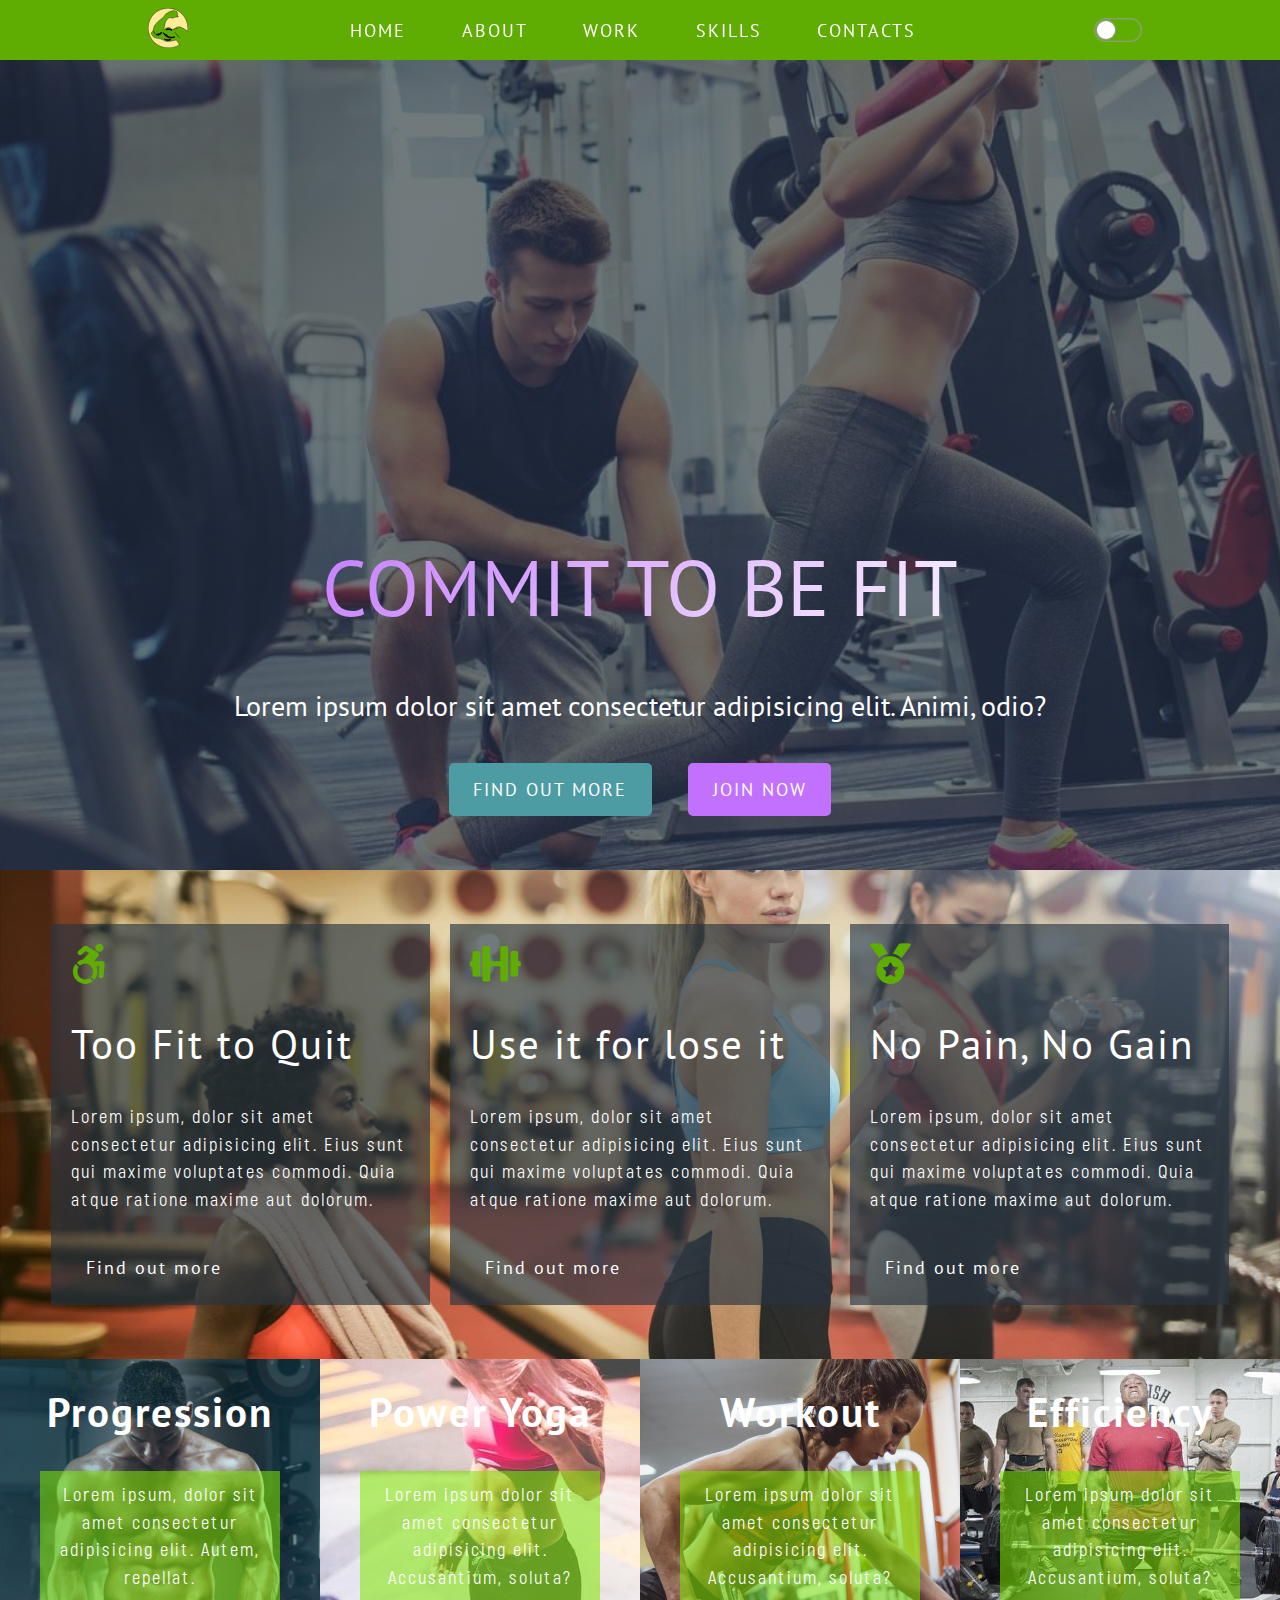
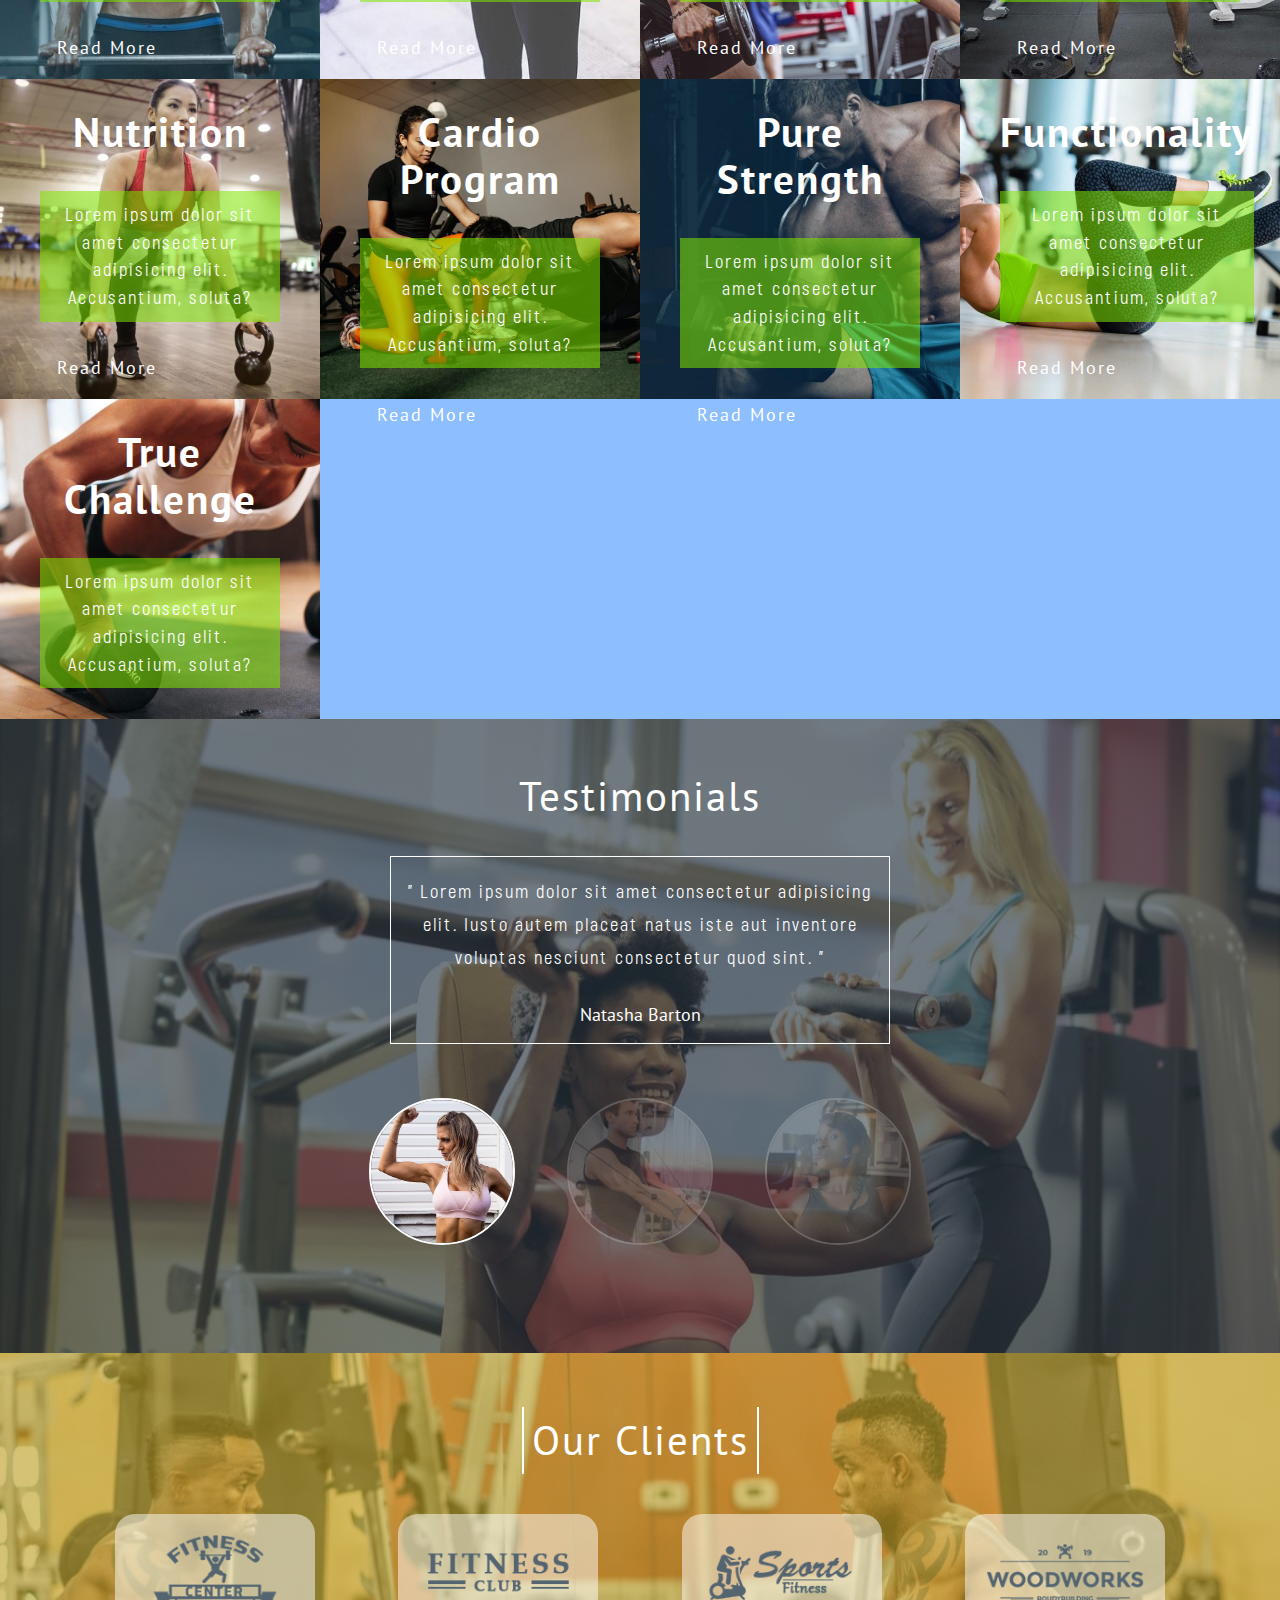
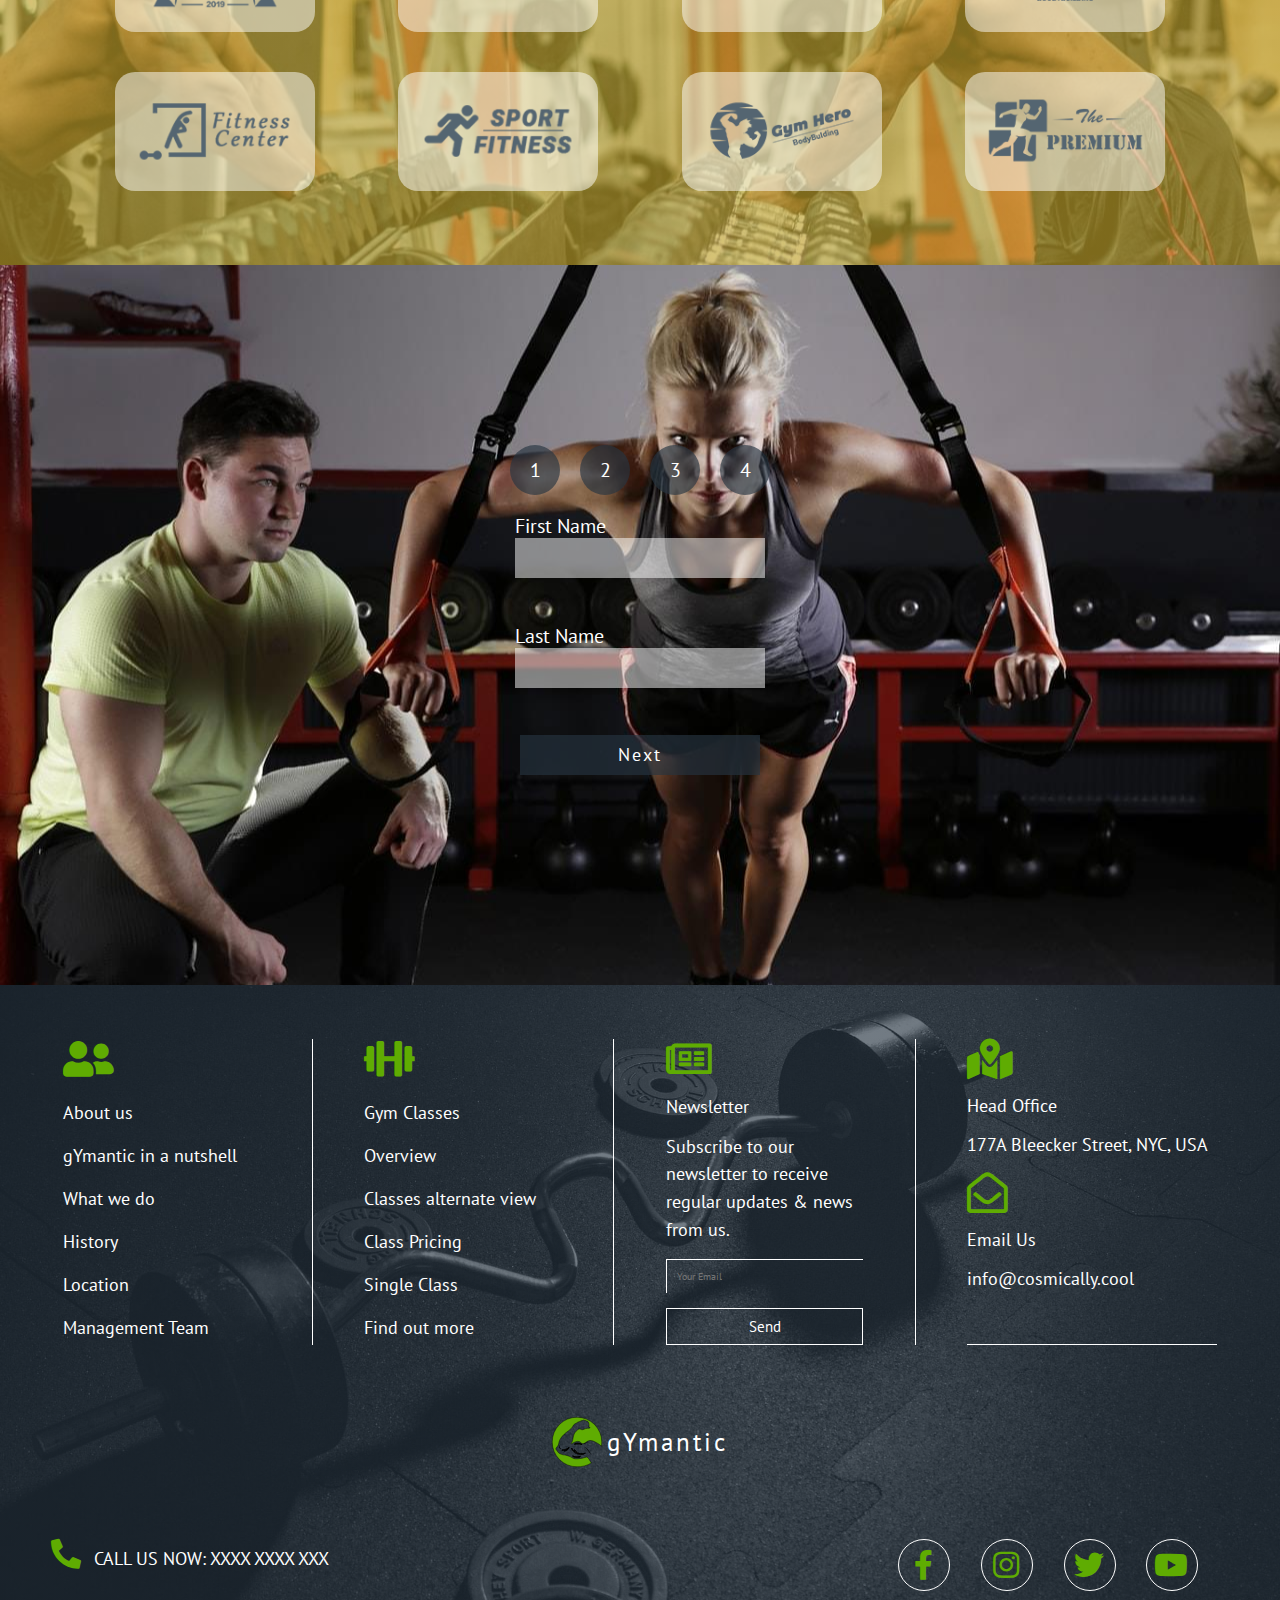
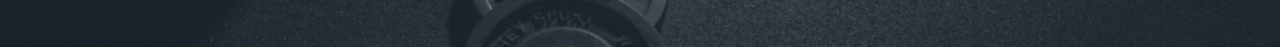
<file: works/gymantic/index.html>
<!DOCTYPE html>
<html lang="ru" data-theme="light">
    <head>
        <meta charset="UTF-8" />
        <meta name="viewport" content="width=device-width, initial-scale=1.0" />
        <!-- Favicon -->
        <link
            rel="stylesheet icon"
            type="image/svg"
            href="img/logo/favicon.svg"
        />
        <!-- Main Style -->
        <link rel="stylesheet" href="css/style.min.css" />
        <title>gYmantic | Bring fitness to your world</title>
    </head>

    <body class="container">
        <!-- Header Section -->
        <!-- Header Section -->
<header class="header">
    <!-- Hamburger Lines Container -->
    <div class="header__menu">
        <div class="header__menu--line"></div>
    </div>

    <!-- Overlay -->
    <div class="header__overlay"></div>

    <!-- Навигация -->
    <nav class="header__nav">
        <!-- Логотип -->
        <a href="#" class="header__nav--logo">
            <img src="img/logo/logo.svg" alt="logo" />
        </a>

        <!-- Ссылки навигации -->
        <ul class="header__nav--links">
            <li class="header__nav--links__item">
                <a href="#" data-text="Home">Home</a>
            </li>

            <li class="header__nav--links__item">
                <a href="#" data-text="About">About</a>
            </li>

            <li class="header__nav--links__item">
                <a href="#" data-text="Work">Work</a>
            </li>

            <li class="header__nav--links__item">
                <a href="#" data-text="Skills">Skills</a>
            </li>

            <li class="header__nav--links__item">
                <a href="#" data-text="Contacts">Contacts</a>
            </li>
        </ul>
        <!-- Переключатель темы -->
        <div class="header__toggle">
            <input type="checkbox" id="toggle" name="theme" />
        </div>
    </nav>
</header>

        <!-- Showcase Section -->
        <!-- Showcase Section -->
<section class="showcase">
    <div class="showcase__content">
        <h1 class="showcase__content--title">Commit to be fit</h1>
        <p class="showcase__content--para">
            Lorem ipsum dolor sit amet consectetur adipisicing elit. Animi,
            odio?
        </p>
        <div class="showcase__content--links">
            <a href="#">Find out more</a>
            <a href="#">Join now</a>
        </div>
    </div>
</section>

        <!-- Motto Section -->
        <!-- Motto Section -->
<section class="motto">
    <!-- Карточка 1 -->
    <div class="motto__content">
        <i class="fab fa-accessible-icon"></i>
        <h2 class="motto__content--title">Too Fit to Quit</h2>
        <p class="motto__content--para">
            Lorem ipsum, dolor sit amet consectetur adipisicing elit. Eius sunt
            qui maxime voluptates commodi. Quia atque ratione maxime aut
            dolorum.
        </p>
        <a href="#" class="motto__content--link">
            <span></span>
            <span></span>
            <span></span>
            <span></span>
            Find out more
        </a>
    </div>

    <!-- Карточка 2 -->
    <div class="motto__content">
        <i class="fas fa-dumbbell"></i>
        <h2 class="motto__content--title">Use it for lose it</h2>
        <p class="motto__content--para">
            Lorem ipsum, dolor sit amet consectetur adipisicing elit. Eius sunt
            qui maxime voluptates commodi. Quia atque ratione maxime aut
            dolorum.
        </p>
        <a href="#" class="motto__content--link">
            <span></span>
            <span></span>
            <span></span>
            <span></span>
            Find out more
        </a>
    </div>

    <!-- Карточка 3 -->
    <div class="motto__content">
        <i class="fas fa-medal"></i>
        <h2 class="motto__content--title">No Pain, No Gain</h2>
        <p class="motto__content--para">
            Lorem ipsum, dolor sit amet consectetur adipisicing elit. Eius sunt
            qui maxime voluptates commodi. Quia atque ratione maxime aut
            dolorum.
        </p>
        <a href="#" class="motto__content--link">
            <span></span>
            <span></span>
            <span></span>
            <span></span>
            Find out more
        </a>
    </div>
</section>

        <!-- Features Section -->
        <!-- Features Section -->
<section class="features">
    <!-- Карточка 1 -->
    <div class="features__content">
        <h2 class="features__content--title">Progression</h2>
        <p class="features__content--para">
            Lorem ipsum, dolor sit amet consectetur adipisicing elit. Autem,
            repellat.
        </p>
        <a href="#" class="features__content--link"
            >Read More
            <span></span>
            <span></span>
            <span></span>
            <span></span>
        </a>
    </div>

    <!-- Карточка 2 -->
    <div class="features__content">
        <h2 class="features__content--title">Power Yoga</h2>
        <p class="features__content--para">
            Lorem ipsum dolor sit amet consectetur adipisicing elit.
            Accusantium, soluta?
        </p>
        <a href="#" class="features__content--link"
            >Read More
            <span></span>
            <span></span>
            <span></span>
            <span></span>
        </a>
    </div>

    <!-- Карточка 3 -->
    <div class="features__content">
        <h2 class="features__content--title">Workout</h2>
        <p class="features__content--para">
            Lorem ipsum dolor sit amet consectetur adipisicing elit.
            Accusantium, soluta?
        </p>
        <a href="#" class="features__content--link"
            >Read More
            <span></span>
            <span></span>
            <span></span>
            <span></span>
        </a>
    </div>

    <!-- Карточка 4 -->
    <div class="features__content">
        <h2 class="features__content--title">Efficiency</h2>
        <p class="features__content--para">
            Lorem ipsum dolor sit amet consectetur adipisicing elit.
            Accusantium, soluta?
        </p>
        <a href="#" class="features__content--link"
            >Read More
            <span></span>
            <span></span>
            <span></span>
            <span></span>
        </a>
    </div>

    <!-- Карточка 5 -->
    <div class="features__content">
        <h2 class="features__content--title">Nutrition</h2>
        <p class="features__content--para">
            Lorem ipsum dolor sit amet consectetur adipisicing elit.
            Accusantium, soluta?
        </p>
        <a href="#" class="features__content--link"
            >Read More
            <span></span>
            <span></span>
            <span></span>
            <span></span>
        </a>
    </div>

    <!-- Карточка 6 -->
    <div class="features__content">
        <h2 class="features__content--title">Cardio Program</h2>
        <p class="features__content--para">
            Lorem ipsum dolor sit amet consectetur adipisicing elit.
            Accusantium, soluta?
        </p>
        <a href="#" class="features__content--link"
            >Read More
            <span></span>
            <span></span>
            <span></span>
            <span></span>
        </a>
    </div>

    <!-- Карточка 7 -->
    <div class="features__content">
        <h2 class="features__content--title">Pure Strength</h2>
        <p class="features__content--para">
            Lorem ipsum dolor sit amet consectetur adipisicing elit.
            Accusantium, soluta?
        </p>
        <a href="#" class="features__content--link"
            >Read More
            <span></span>
            <span></span>
            <span></span>
            <span></span>
        </a>
    </div>

    <!-- Карточка 8 -->
    <div class="features__content">
        <h2 class="features__content--title">Functionality</h2>
        <p class="features__content--para">
            Lorem ipsum dolor sit amet consectetur adipisicing elit.
            Accusantium, soluta?
        </p>
        <a href="#" class="features__content--link"
            >Read More
            <span></span>
            <span></span>
            <span></span>
            <span></span>
        </a>
    </div>

    <!-- Карточка 9 -->
    <div class="features__content">
        <h2 class="features__content--title">True Challenge</h2>
        <p class="features__content--para">
            Lorem ipsum dolor sit amet consectetur adipisicing elit.
            Accusantium, soluta?
        </p>
        <a href="#" class="features__content--link"
            >Read More
            <span></span>
            <span></span>
            <span></span>
            <span></span>
        </a>
    </div>
</section>

        <!-- Testimonials Sections -->
        <!-- Testimonials Section -->
<section class="testimonials">
    <h2 class="testimonials__title">Testimonials</h2>
    <div class="testimonials__content">
        <!-- Slider -->
        <div class="testimonials__content--slider">
            <!-- Slide 1 -->
            <div class="testimonials__content--slider__slide active">
                <p class="testimonials__content--slider__slide--para">
                    " Lorem ipsum dolor sit amet consectetur adipisicing elit.
                    Iusto autem placeat natus iste aut inventore voluptas
                    nesciunt consectetur quod sint. "
                </p>
                <h3 class="testimonials__content--slider__slide--title">
                    Natasha Barton
                </h3>
            </div>

            <!-- Slide 2 -->
            <div class="testimonials__content--slider__slide">
                <p class="testimonials__content--slider__slide--para">
                    " Lorem ipsum dolor sit amet consectetur adipisicing elit.
                    Iusto autem placeat natus iste aut inventore voluptas
                    nesciunt consectetur quod sint. "
                </p>
                <h3 class="testimonials__content--slider__slide--title">
                    Ryan Cavill
                </h3>
            </div>

            <!-- Slide 3 -->
            <div class="testimonials__content--slider__slide">
                <p class="testimonials__content--slider__slide--para">
                    " Lorem ipsum dolor sit amet consectetur adipisicing elit.
                    Iusto autem placeat natus iste aut inventore voluptas
                    nesciunt consectetur quod sint. "
                </p>
                <h3 class="testimonials__content--slider__slide--title">
                    Sandra Rogers
                </h3>
            </div>
        </div>

        <!-- Indicator -->
        <div class="testimonials__content--indicator">
            <img
                src="img/testimonials/testimonial-1.jpg"
                alt="testimonial-1"
                class="testimonials__content--indicator__img active"
                data-id="0"
            />
            <img
                src="img/testimonials/testimonial-2.jpg"
                alt="testimonial-2"
                class="testimonials__content--indicator__img"
                data-id="1"
            />
            <img
                src="img/testimonials/testimonial-3.jpg"
                alt="testimonial-3"
                class="testimonials__content--indicator__img"
                data-id="2"
            />
        </div>
    </div>
</section>

        <!-- Clients Section -->
        <!-- Clients Section -->
<section class="clients">
    <h2 class="clients__title">Our Clients</h2>
    <div class="clients__content">
        <div class="clients__content--img">
            <img src="img/clients/client-1.png" alt="client-1" />
        </div>
        <div class="clients__content--img">
            <img src="img/clients/client-2.png" alt="client-2" />
        </div>
        <div class="clients__content--img">
            <img src="img/clients/client-3.png" alt="client-3" />
        </div>
        <div class="clients__content--img">
            <img src="img/clients/client-4.png" alt="client-4" />
        </div>
        <div class="clients__content--img">
            <img src="img/clients/client-5.png" alt="client-5" />
        </div>
        <div class="clients__content--img">
            <img src="img/clients/client-6.png" alt="client-6" />
        </div>
        <div class="clients__content--img">
            <img src="img/clients/client-7.png" alt="client-7" />
        </div>
        <div class="clients__content--img">
            <img src="img/clients/client-8.png" alt="client-8" />
        </div>
    </div>
</section>


        <!-- Scrol to Top Button -->
        <div class="scroll"></div>

        <!-- Register Section -->
        <!-- Register Section -->
<section class="register">
    <!-- Register Progress -->
    <div class="register__progress">
        <div class="register__progress--step">
            <span>1</span>
            <i class="fa fa-check"></i>
        </div>

        <div class="register__progress--step">
            <span>2</span>
            <i class="fa fa-check"></i>
        </div>

        <div class="register__progress--step">
            <span>3</span>
            <i class="fa fa-check"></i>
        </div>

        <div class="register__progress--step">
            <span>4</span>
            <i class="fa fa-check"></i>
        </div>
    </div>

    <!-- Register Content -->
    <div class="register__content">
        <div class="register__content--form">
            <!-- First Page Start-->
            <div class="register__content--form__page">
                <!-- First Name -->
                <div class="register__content--form__page--field">
                    <label for="first-name">First Name</label>
                    <input type="text" />
                </div>

                <!-- Last Name -->
                <div class="register__content--form__page--field">
                    <label for="last-name">Last Name</label>
                    <input type="text" />
                </div>

                <!-- Next Button -->
                <div class="register__content--form__page--field btns">
                    <button class="next-1 next">Next</button>
                </div>
            </div>
            <!-- First Page End-->

            <!-- Second Page Start-->
            <div class="register__content--form__page">
                <!-- Email Address-->
                <div class="register__content--form__page--field">
                    <label for="email-address">Email Address</label>
                    <input type="email" />
                </div>

                <!-- Phone Number -->
                <div class="register__content--form__page--field">
                    <label for="phone-number">Phone Number</label>
                    <input type="number" />
                </div>

                <!-- Next Button -->
                <div class="register__content--form__page--field btns">
                    <button class="prev-1 prev">Previous</button>
                    <button class="next-2 next">Next</button>
                </div>
            </div>
            <!-- Second Page End-->

            <!-- Third Page Start-->
            <div class="register__content--form__page">
                <!-- Data of Birth-->
                <div class="register__content--form__page--field">
                    <label for="date-of-birth">Data of Birth</label>
                    <input type="text" />
                </div>

                <!-- Gender -->
                <div class="register__content--form__page--field">
                    <label for="gender">Gender</label>
                    <select>
                        <option value="famale">Famale</option>
                        <option value="male">Male</option>
                        <option value="other">Other</option>
                    </select>
                </div>

                <!-- Next Button -->
                <div class="register__content--form__page--field btns">
                    <button class="prev-2 prev">Previous</button>
                    <button class="next-3 next">Next</button>
                </div>
            </div>
            <!-- Third Page End-->

            <!-- Forth Page Start-->
            <div class="register__content--form__page">
                <!-- Username -->
                <div class="register__content--form__page--field">
                    <label for="usernaame">Username</label>
                    <input type="text" />
                </div>

                <!-- Password -->
                <div class="register__content--form__page--field">
                    <label for="password">Password</label>
                    <input type="password" />
                </div>

                <!-- Next Button -->
                <div class="register__content--form__page--field btns">
                    <button class="prev-3 prev">Previous</button>
                    <button class="submit">Submit</button>
                </div>
            </div>
            <!-- Forth Page End-->
        </div>
    </div>
</section>


        <!-- Footer Section -->
        <!-- Footer Section -->
<section class="footer">
    <!-- Footer Content -->
    <div class="footer__content">
        <!-- About Us -->
        <div class="footer__content--about-us footer__content--section">
            <i class="fas fa-user-friends"></i>
            <h3
                class="footer__content--about-us__title footer__content--section__title"
            >
                About us
            </h3>
            <a
                href="#"
                class="footer__content--about-us__link footer__content--section__link"
            >
                gYmantic in a nutshell
            </a>
            <a
                href="#"
                class="footer__content--about-us__link footer__content--section__link"
            >
                What we do
            </a>

            <a
                href="#"
                class="footer__content--about-us__link footer__content--section__link"
            >
                History
            </a>

            <a
                href="#"
                class="footer__content--about-us__link footer__content--section__link"
            >
                Location
            </a>

            <a
                href="#"
                class="footer__content--about-us__link footer__content--section__link"
            >
                Management Team
            </a>
        </div>

        <!-- Gym Classes -->
        <div class="footer__content--classes footer__content--section">
            <i class="fas fa-dumbbell"></i>
            <h3
                class="footer__content--classes__title footer__content--section__title"
            >
                Gym Classes
            </h3>
            <a
                href="#"
                class="footer__content--classes__link footer__content--section__link"
            >
                Overview
            </a>

            <a
                href="#"
                class="footer__content--classes__link footer__content--section__link"
            >
                Classes alternate view
            </a>

            <a
                href="#"
                class="footer__content--classes__link footer__content--section__link"
            >
                Class Pricing
            </a>

            <a
                href="#"
                class="footer__content--classes__link footer__content--section__link"
            >
                Single Class
            </a>

            <a
                href="#"
                class="footer__content--classes__link footer__content--section__link"
            >
                Find out more
            </a>
        </div>

        <!-- Newsletter -->
        <div class="footer__content--newsletter footer__content--section">
            <i class="far fa-newspaper"></i>
            <h3
                class="footer__content--newsletter__title footer__content--section__title"
            >
                Newsletter
            </h3>
            <p
                class="footer__content--newsletter__para footer__content--section__para"
            >
                Subscribe to our newsletter to receive regular updates & news
                from us.
            </p>
            <input type="email" placeholder="Your Email" />
            <input type="submit" value="Send" />
        </div>

        <!-- Head Office -->
        <div class="footer__content--address footer__content--section">
            <!-- Address -->
            <i class="fas fa-map-marked-alt"></i>
            <h3
                class="footer__content--address__title footer__content--section__title"
            >
                Head Office
            </h3>
            <p
                class="footer__content--address__para footer__content--section__para"
            >
                177A Bleecker Street, NYC, USA
            </p>

            <!-- Email -->
            <i class="far fa-envelope-open"></i>
            <h3
                class="footer__content--address__title footer__content--section__title"
            >
                Email Us
            </h3>
            <p
                class="footer__content--address__para footer__content--section__para"
            >
                info@cosmically.cool
            </p>
        </div>
    </div>

    <!-- Footer Logo -->
    <div class="footer__logo">
        <img src="img/logo/footer.svg" alt="footer-logo" />
        <span>gYmantic</span>
    </div>

    <!-- Footer Social -->
    <div class="footer__social">
        <!-- Call -->
        <div class="footer__social--call">
            <i class="fas fa-phone-alt"></i>
            <p class="footer__social--call__para">CALL US NOW: XXXX XXXX XXX</p>
        </div>

        <!-- Social Icons -->
        <div class="footer__social--icons">
            <!-- Facebook -->
            <a href="#" class="footer__social--icons__link">
                <i class="fab fa-facebook-f"></i>
            </a>

            <!-- Instagram -->
            <a href="#" class="footer__social--icons__link">
                <i class="fab fa-instagram"></i>
            </a>

            <!-- Twitter -->
            <a href="#" class="footer__social--icons__link">
                <i class="fab fa-twitter"></i>
            </a>

            <!-- YouTube -->
            <a href="#" class="footer__social--icons__link">
                <i class="fab fa-youtube"></i>
            </a>
        </div>
    </div>
</section>


        <!-- Main JS -->
        <script src="js/script.min.js"></script>
    </body>
</html>
</file>
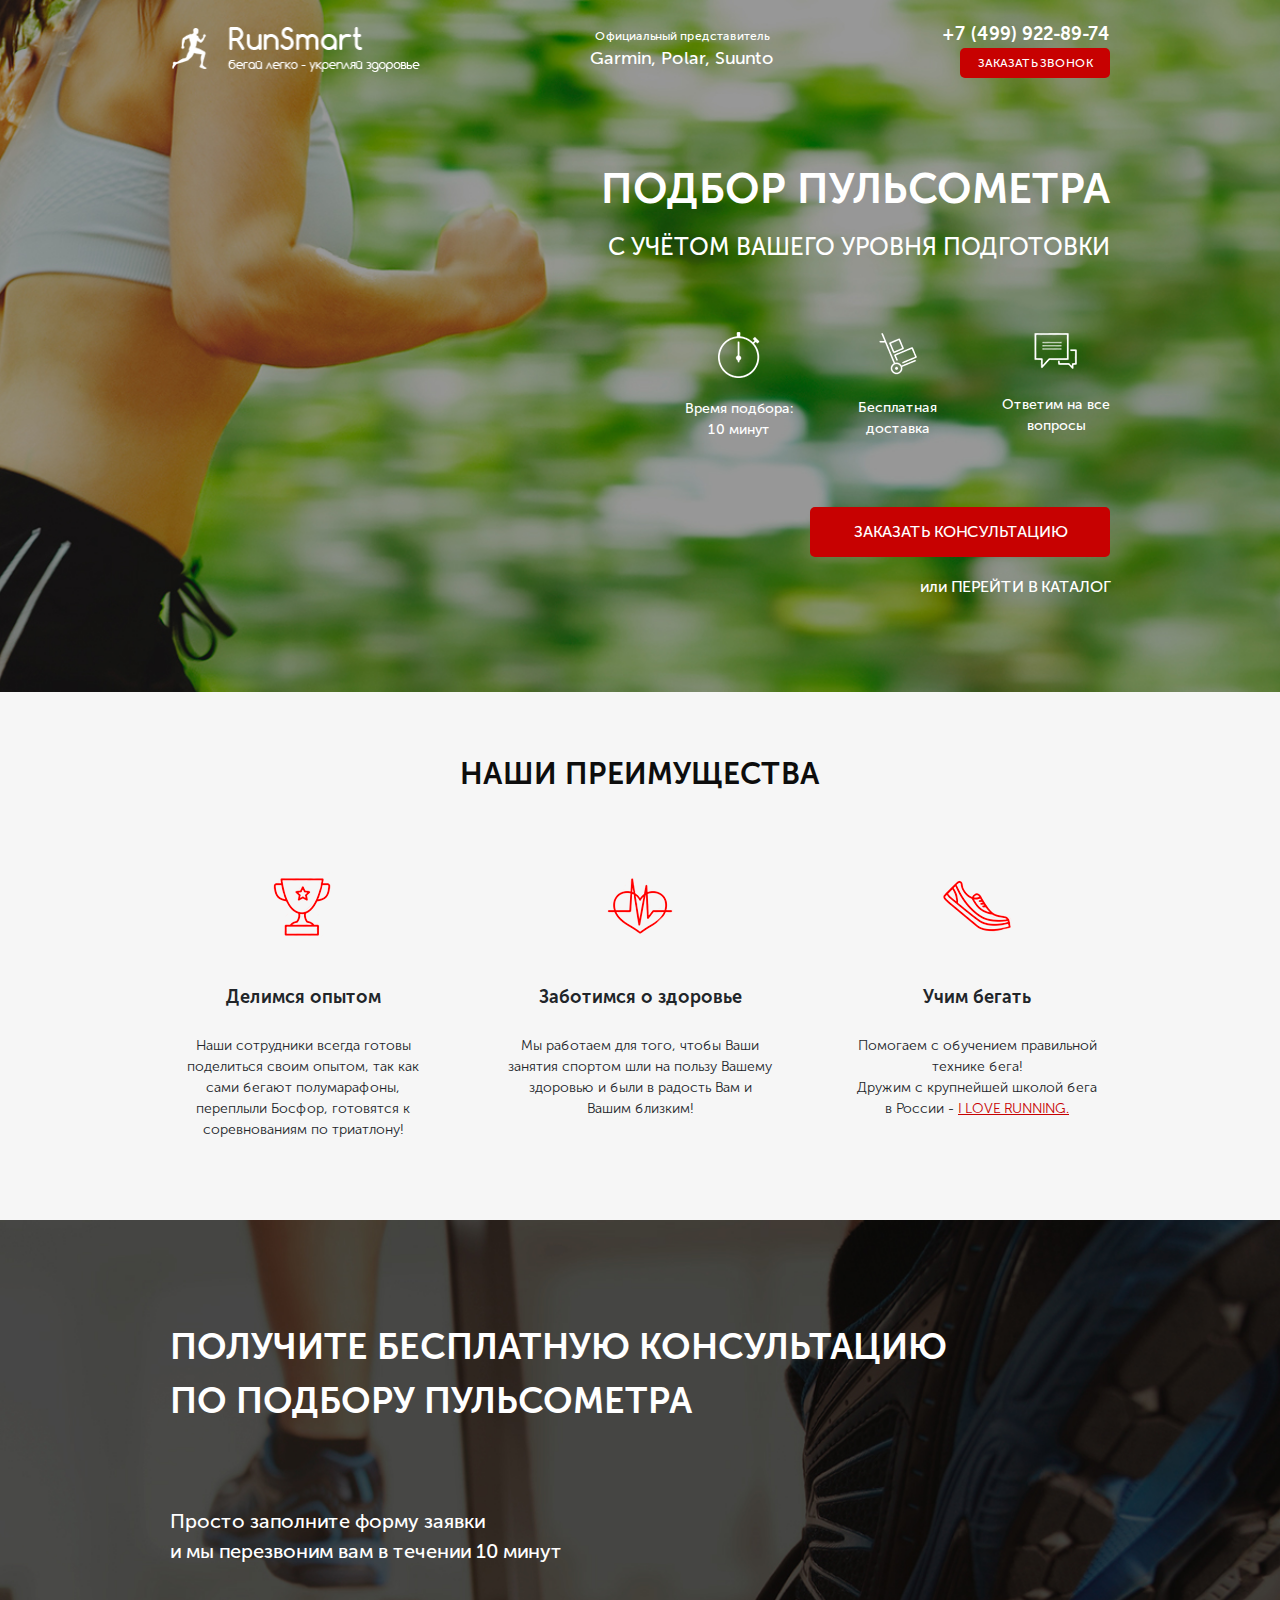
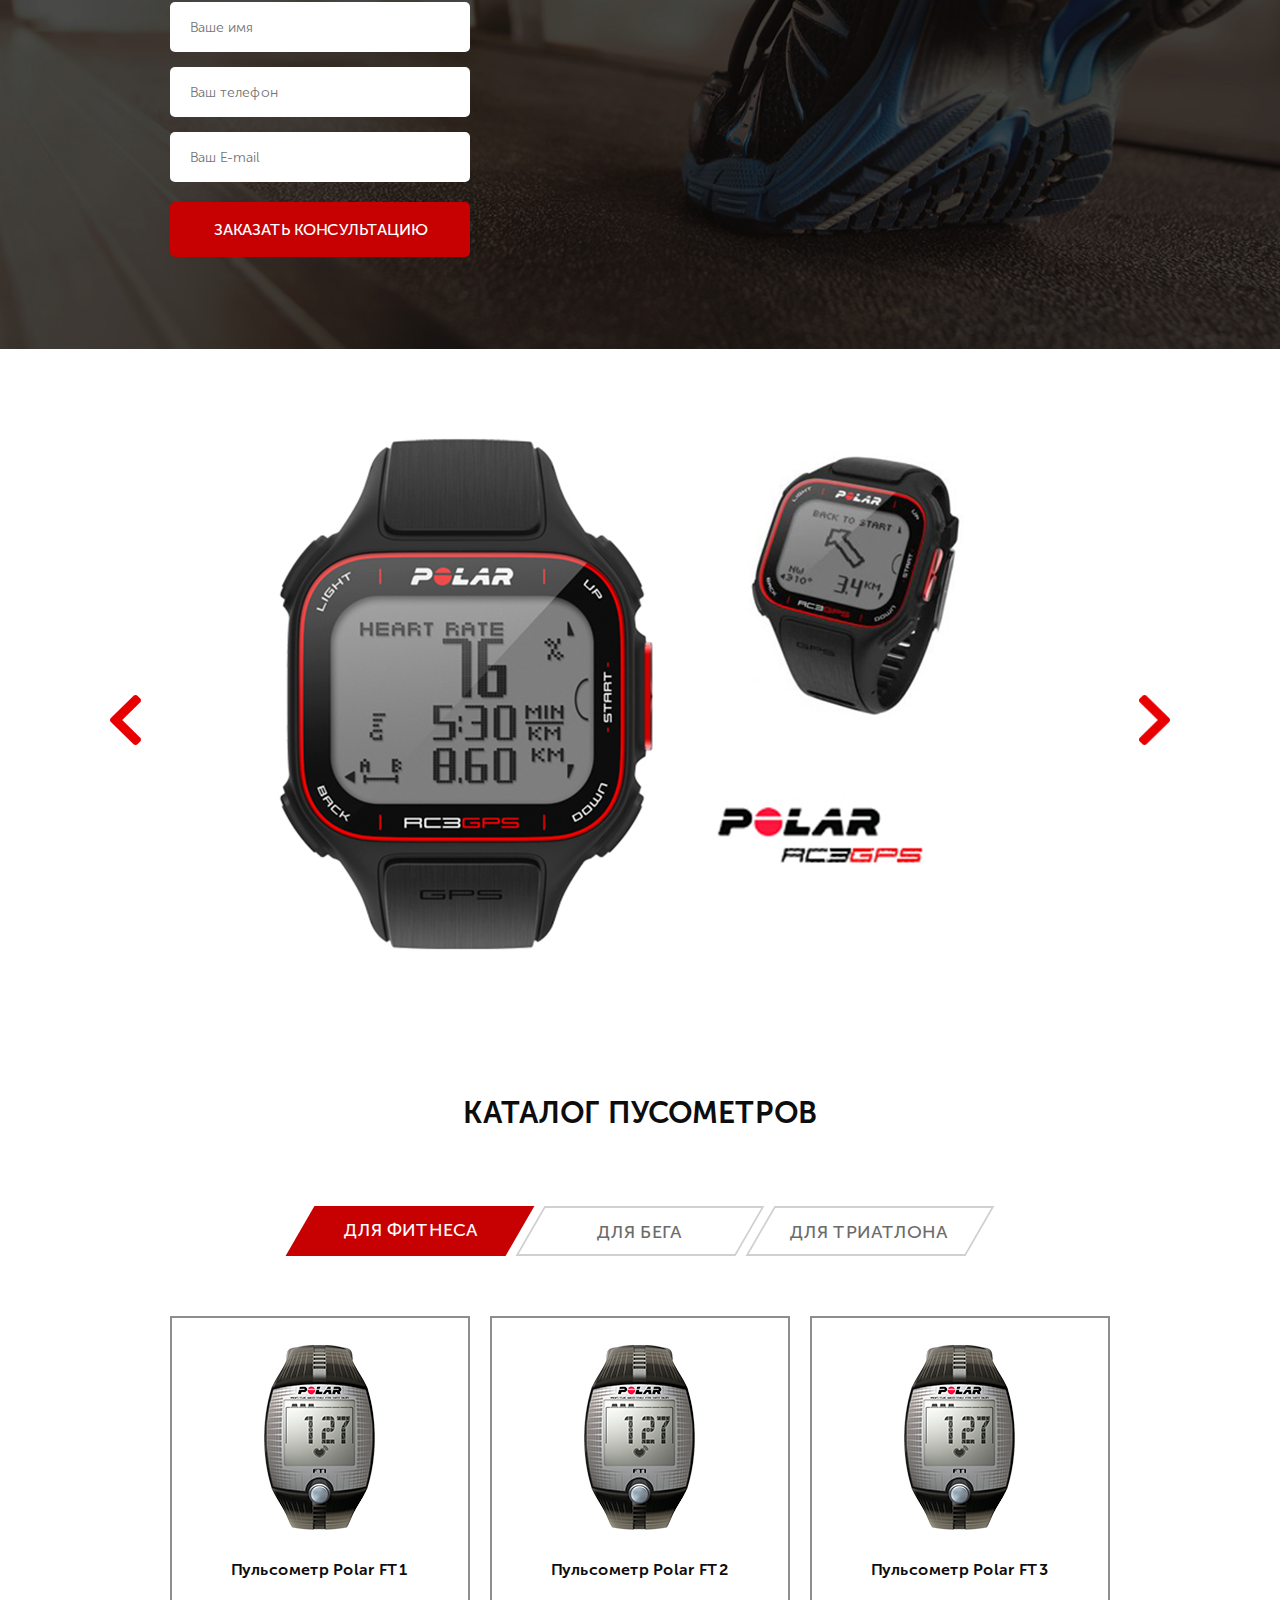
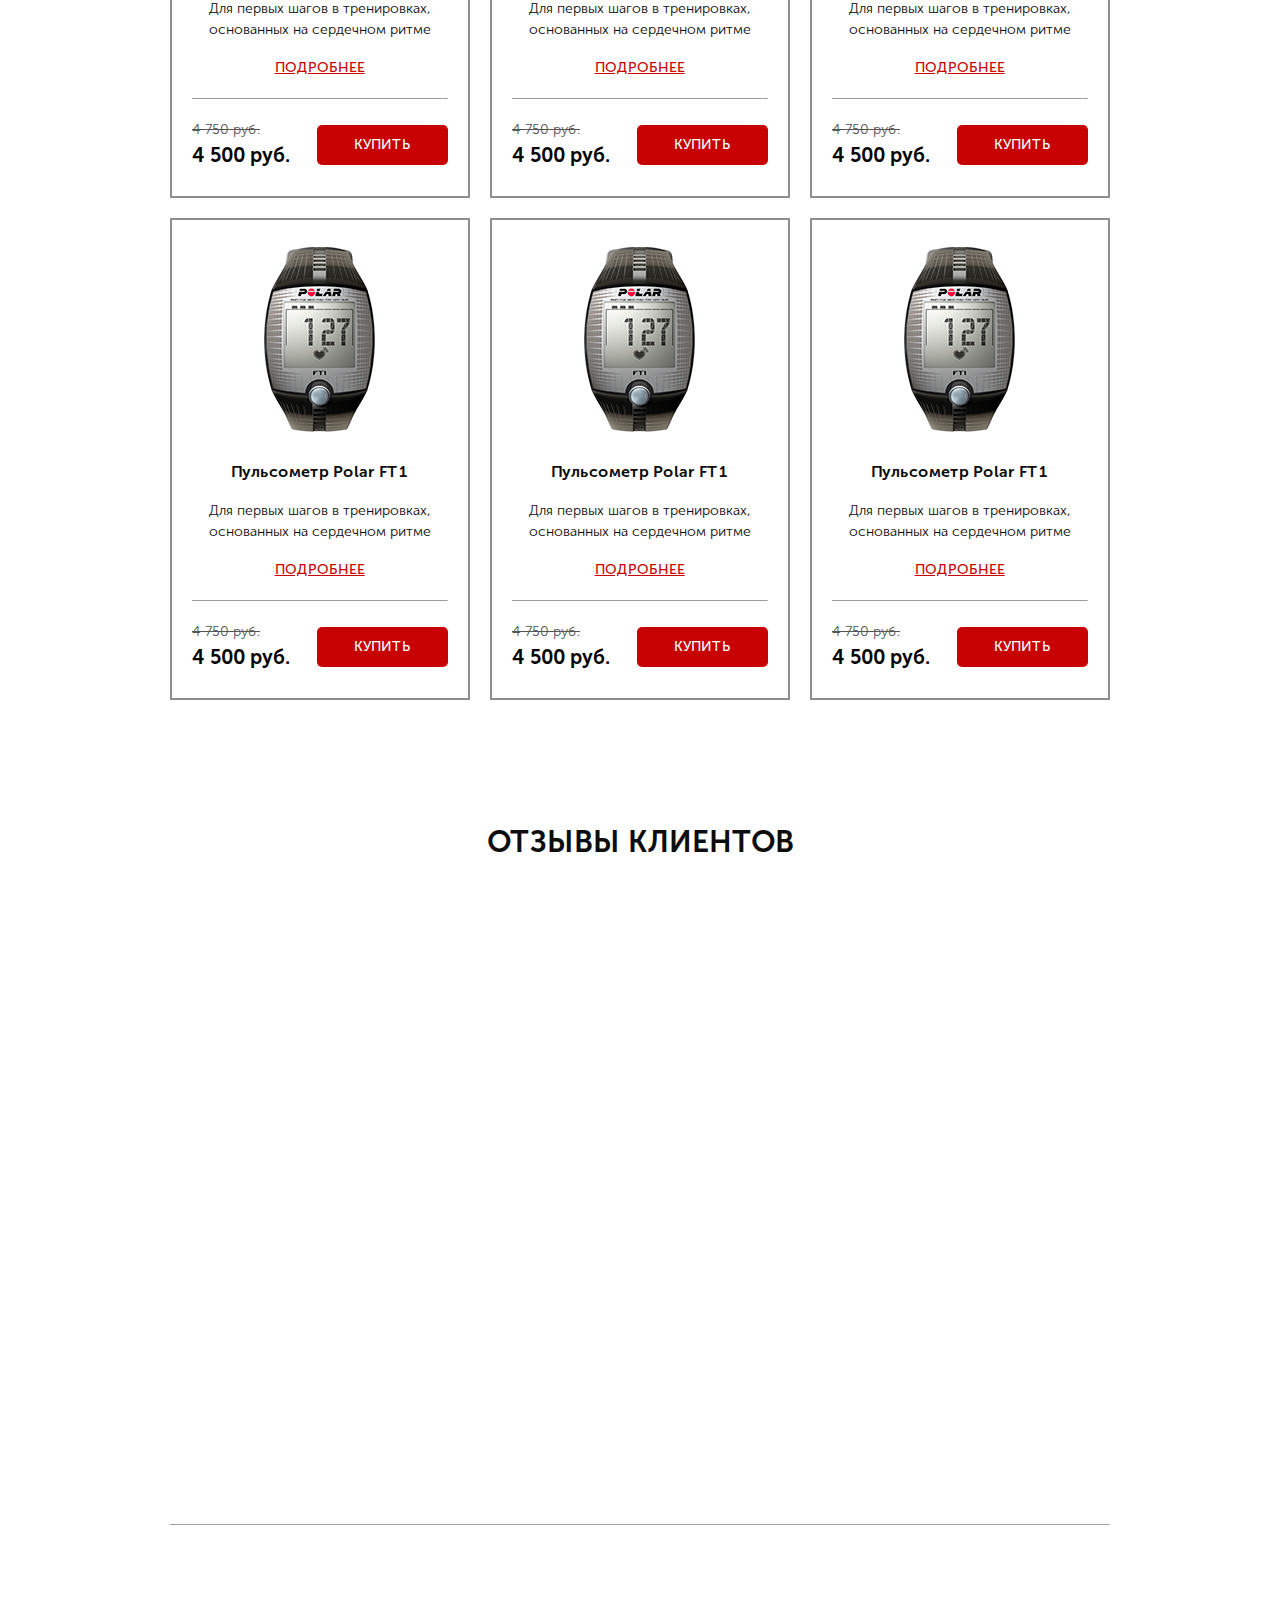
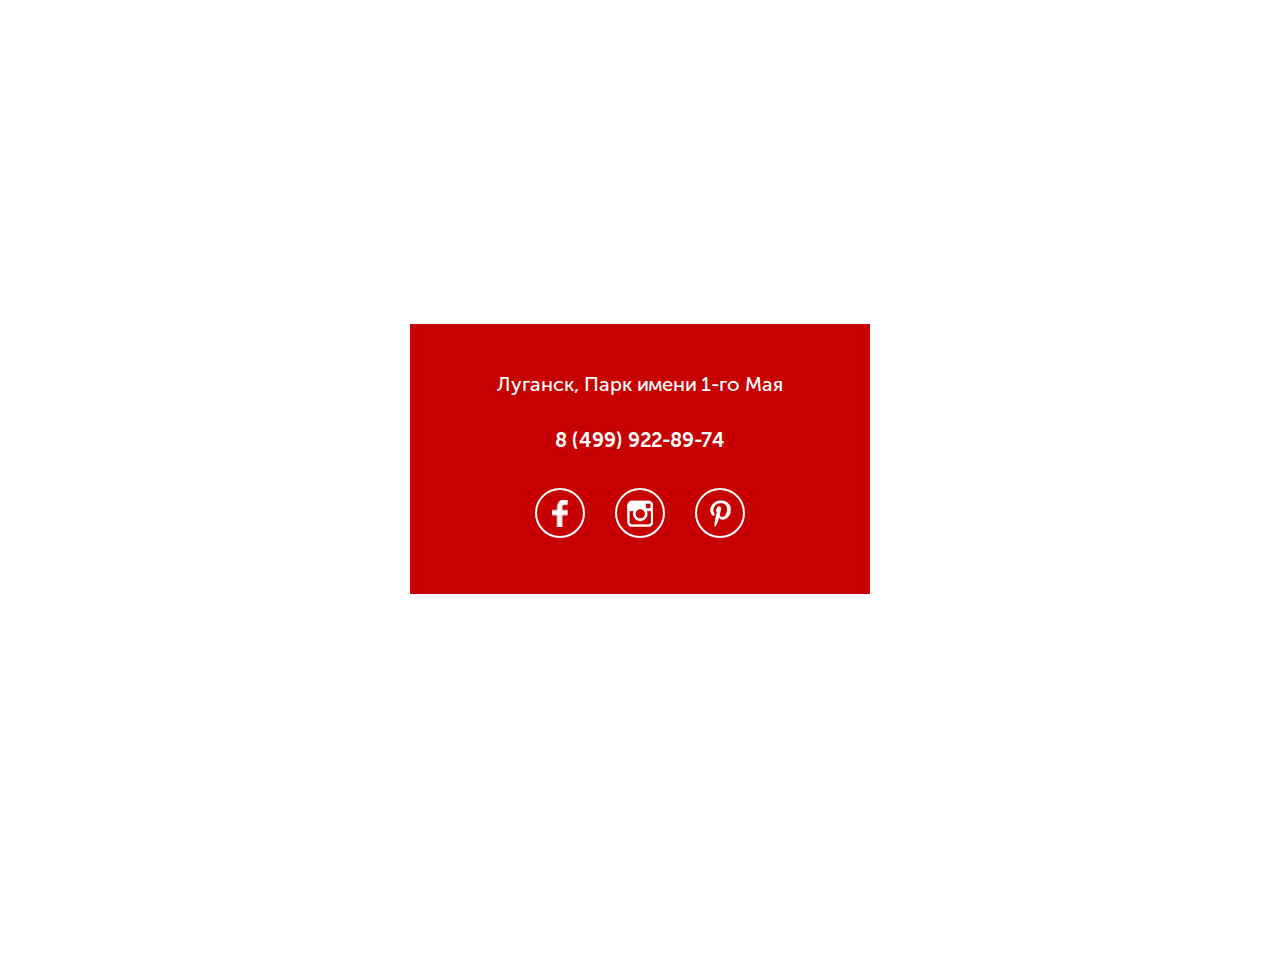
<file: works/pulse/index.html>
<!DOCTYPE html>
<html lang="ru">
<head>
    <meta charset="UTF-8">
    <meta name="viewport" content="width=device-width, initial-scale=1.0">
    <meta http-equiv="X-UA-Compatible" content="ie=edge">
    <title>Pulse</title>
    <link rel="stylesheet" href="css/style.min.css">
</head>
<body>
    <section id="up" class="promo">
        <div class="container">
            <header class="header">
                <a href="#" class="header__logo">
                    <img src="img/main_logo.png" alt="logo">
                </a>
                <div class="header__official">
                    Официальный представитель
                    <span>Garmin, Polar, Suunto</span>
                </div>
                <div class="header__contacts">
                    <a href="tel:+74999228974" class="header__phone">+7 (499) 922-89-74</a>
                    <button data-modal="consultation" class="button">заказать звонок</button>
                </div>
            </header>

            <div class="promo__wrapper">
                <h1 class="promo__header">Подбор пульсометра</h1>
                <h2 class="promo__subheader">с учётом Вашего уровня подготовки</h2>
                <div class="promo__icons">
                    <div class="promo__icon">
                        <img src="icons/main-icon-1.png" alt="time">
                        Время подбора: 10 минут
                    </div>
                    <div class="promo__icon">
                        <img src="icons/main-icon-2.png" alt="delivery">
                        Бесплатная доставка
                    </div>
                    <div class="promo__icon">
                        <img src="icons/main-icon-3.png" alt="answer">
                        Ответим на все вопросы
                    </div>
                </div>
                <button data-modal="consultation" class="button button_main">заказать консультацию</button>
                <div class="promo__link">
                    или
                    <a href="#">перейти в каталог</a>
                </div>
            </div>
        </div>
    </section>

    <section class="advantage">
        <div class="container">
            <h2 class="title">НАШИ ПРЕИМУЩЕСТВА</h2>
            <div class="advantage__wrapper">
                <div class="advantage__items">
                    <div class="advantage__item">
                        <img src="img/second-pref/pref-img-1.png" alt="experience">
                        <div class="advantage__title">Делимся опытом</div>
                        <div class="advantage__descr">
                            Наши сотрудники всегда готовы поделиться своим опытом, 
                            так как сами бегают полумарафоны, переплыли Босфор, готовятся к соревнованиям по триатлону!
                        </div>
                    </div>
                    <div class="advantage__item">
                        <img src="img/second-pref/pref-img-2.png" alt="health" class="advantage__icon_animated">
                        <div class="advantage__title">Заботимся о здоровье</div>
                        <div class="advantage__descr">
                            Мы работаем для того, чтобы Ваши занятия спортом шли на пользу Вашему здоровью и были в радость Вам и Вашим близким!
                        </div>
                    </div>
                    <div class="advantage__item">
                        <img src="img/second-pref/pref-img-3.png" alt="race">
                        <div class="advantage__title">Учим бегать</div>
                        <div class="advantage__descr">
                            Помогаем с обучением правильной технике бега!
                            <br>Дружим с крупнейшей школой бега
                            <br>в России - 
                            <a href="#">I LOVE RUNNING.</a>
                        </div>
                    </div>
                </div>
            </div>
        </div>
    </section>

    <section class="consultation">
        <div class="container">
            <h2 class="title title_left">
                Получите бесплатную консультацию
                <br>по подбору пульсометра
            </h2>
            <div class="consultation__descr">
                Просто заполните форму заявки
                <br>и мы перезвоним вам в течении 10 минут
            </div>
            <form id="consultation-form" class="feed-form" action="#">
                <input name="name" placeholder="Ваше имя" type="text">
                <input name="phone" placeholder="Ваш телефон">
                <input name="email" placeholder="Ваш E-mail" type="email">
                <button class="button button_submit">заказать консультацию</button>
            </form>
        </div>
    </section>

    <div class="carousel">
        <div class="container">
            <div class="carousel__inner owl-carousel owl-theme">
                <div class="item">
                    <img src="img/carousel/carousel-1.jpg" alt="slide">
                </div>
                <div class="item">
                    <img src="img/carousel/carousel-2.jpg" alt="slide">
                </div>
                <div class="item">
                    <img src="img/carousel/carousel-3.jpg" alt="slide">
                </div>
            </div>
            <button type="button" class="prev"><img src="icons/chevron-left.png" alt="prev"></button>
            <button type="button" class="next"><img src="icons/chevron-right.png" alt="next"></button>
        </div>
    </div>

    <section class="catalog">
        <div class="container">
            <h2 class="title">Каталог пусометров</h2>

            <ul class="catalog__tabs">
                <li class="catalog__tab catalog__tab_active">
                    <div>для фитнеса</div>
                </li>
                <li class="catalog__tab">
                    <div>для бега</div>
                </li>
                <li class="catalog__tab">
                    <div>для триатлона</div>
                </li>
            </ul>

            <div class="catalog__content catalog__content_active">
                <div class="catalog-item">
                    <div class="catalog-item__wrapper">
                        <div class="catalog-item__content catalog-item__content_active">
                            <img src="img/article.jpg" alt="pulsometr" class="catalog-item__img">
                            <div class="catalog-item__subtitle">Пульсометр Polar FT1</div>
                            <div class="catalog-item__descr">Для первых шагов в тренировках, основанных на сердечном ритме</div>
                            <a href="#" class="catalog-item__link">подробнее</a>
                        </div>
                        <div  class="catalog-item__list">
                            <ul>
                                <li>
                                    Вы услышите звуковое оповещение о нужном пульсе во время тренировки;
                                </li>
                                <li>
                                    Вы увидите информативный графический индикатор целевых тренировочных зон пульса;
                                </li>
                                <li>
                                    Также Вы увидите информацию о расходе калорий за тренировку;
                                </li>
                                <li>
                                    Вы сможете посмотреть данные по 10 тренировкам.
                                </li>
                            </ul>
                            <a href="#" class="catalog-item__back">назад</a>
                        </div>
                    </div>
                    
                    <hr>

                    <div class="catalog-item__footer">
                        <div class="catalog-item__prices">
                            <div class="catalog-item__old-price">4 750 руб.</div>
                            <div class="catalog-item__price">4 500 руб.</div>
                        </div>
                        <button class="button button_buy">купить</button>
                    </div>
                </div>
                <div class="catalog-item">
                    <div class="catalog-item__wrapper">
                        <div class="catalog-item__content catalog-item__content_active">
                            <img src="img/article.jpg" alt="pulsometr" class="catalog-item__img">
                            <div class="catalog-item__subtitle">Пульсометр Polar FT2</div>
                            <div class="catalog-item__descr">Для первых шагов в тренировках, основанных на сердечном ритме</div>
                            <a href="#" class="catalog-item__link">подробнее</a>
                        </div>
                        <div  class="catalog-item__list">
                            <ul>
                                <li>
                                    Вы услышите звуковое оповещение о нужном пульсе во время тренировки;
                                </li>
                                <li>
                                    Вы увидите информативный графический индикатор целевых тренировочных зон пульса;
                                </li>
                                <li>
                                    Также Вы увидите информацию о расходе калорий за тренировку;
                                </li>
                                <li>
                                    Вы сможете посмотреть данные по 10 тренировкам.
                                </li>
                            </ul>
                            <a href="#" class="catalog-item__back">назад</a>
                        </div>
                    </div>
                    
                    <hr>

                    <div class="catalog-item__footer">
                        <div class="catalog-item__prices">
                            <div class="catalog-item__old-price">4 750 руб.</div>
                            <div class="catalog-item__price">4 500 руб.</div>
                        </div>
                        <button class="button button_buy">купить</button>
                    </div>
                </div>
                <div class="catalog-item">
                    <div class="catalog-item__wrapper">
                        <div class="catalog-item__content catalog-item__content_active">
                            <img src="img/article.jpg" alt="pulsometr" class="catalog-item__img">
                            <div class="catalog-item__subtitle">Пульсометр Polar FT3</div>
                            <div class="catalog-item__descr">Для первых шагов в тренировках, основанных на сердечном ритме</div>
                            <a href="#" class="catalog-item__link">подробнее</a>
                        </div>
                        <div  class="catalog-item__list">
                            <ul>
                                <li>
                                    Вы услышите звуковое оповещение о нужном пульсе во время тренировки;
                                </li>
                                <li>
                                    Вы увидите информативный графический индикатор целевых тренировочных зон пульса;
                                </li>
                                <li>
                                    Также Вы увидите информацию о расходе калорий за тренировку;
                                </li>
                                <li>
                                    Вы сможете посмотреть данные по 10 тренировкам.
                                </li>
                            </ul>
                            <a href="#" class="catalog-item__back">назад</a>
                        </div>
                    </div>
                    
                    <hr>

                    <div class="catalog-item__footer">
                        <div class="catalog-item__prices">
                            <div class="catalog-item__old-price">4 750 руб.</div>
                            <div class="catalog-item__price">4 500 руб.</div>
                        </div>
                        <button class="button button_buy">купить</button>
                    </div>
                </div>
                <div class="catalog-item">
                    <div class="catalog-item__wrapper">
                        <div class="catalog-item__content catalog-item__content_active">
                            <img src="img/article.jpg" alt="pulsometr" class="catalog-item__img">
                            <div class="catalog-item__subtitle">Пульсометр Polar FT1</div>
                            <div class="catalog-item__descr">Для первых шагов в тренировках, основанных на сердечном ритме</div>
                            <a href="#" class="catalog-item__link">подробнее</a>
                        </div>
                        <div  class="catalog-item__list">
                            <ul>
                                <li>
                                    Вы услышите звуковое оповещение о нужном пульсе во время тренировки;
                                </li>
                                <li>
                                    Вы увидите информативный графический индикатор целевых тренировочных зон пульса;
                                </li>
                                <li>
                                    Также Вы увидите информацию о расходе калорий за тренировку;
                                </li>
                                <li>
                                    Вы сможете посмотреть данные по 10 тренировкам.
                                </li>
                            </ul>
                            <a href="#" class="catalog-item__back">назад</a>
                        </div>
                    </div>
                    
                    <hr>

                    <div class="catalog-item__footer">
                        <div class="catalog-item__prices">
                            <div class="catalog-item__old-price">4 750 руб.</div>
                            <div class="catalog-item__price">4 500 руб.</div>
                        </div>
                        <button class="button button_buy">купить</button>
                    </div>
                </div>
                <div class="catalog-item">
                    <div class="catalog-item__wrapper">
                        <div class="catalog-item__content catalog-item__content_active">
                            <img src="img/article.jpg" alt="pulsometr" class="catalog-item__img">
                            <div class="catalog-item__subtitle">Пульсометр Polar FT1</div>
                            <div class="catalog-item__descr">Для первых шагов в тренировках, основанных на сердечном ритме</div>
                            <a href="#" class="catalog-item__link">подробнее</a>
                        </div>
                        <div  class="catalog-item__list">
                            <ul>
                                <li>
                                    Вы услышите звуковое оповещение о нужном пульсе во время тренировки;
                                </li>
                                <li>
                                    Вы увидите информативный графический индикатор целевых тренировочных зон пульса;
                                </li>
                                <li>
                                    Также Вы увидите информацию о расходе калорий за тренировку;
                                </li>
                                <li>
                                    Вы сможете посмотреть данные по 10 тренировкам.
                                </li>
                            </ul>
                            <a href="#" class="catalog-item__back">назад</a>
                        </div>
                    </div>
                    
                    <hr>

                    <div class="catalog-item__footer">
                        <div class="catalog-item__prices">
                            <div class="catalog-item__old-price">4 750 руб.</div>
                            <div class="catalog-item__price">4 500 руб.</div>
                        </div>
                        <button class="button button_buy">купить</button>
                    </div>
                </div>
                <div class="catalog-item">
                    <div class="catalog-item__wrapper">
                        <div class="catalog-item__content catalog-item__content_active">
                            <img src="img/article.jpg" alt="pulsometr" class="catalog-item__img">
                            <div class="catalog-item__subtitle">Пульсометр Polar FT1</div>
                            <div class="catalog-item__descr">Для первых шагов в тренировках, основанных на сердечном ритме</div>
                            <a href="#" class="catalog-item__link">подробнее</a>
                        </div>
                        <div  class="catalog-item__list">
                            <ul>
                                <li>
                                    Вы услышите звуковое оповещение о нужном пульсе во время тренировки;
                                </li>
                                <li>
                                    Вы увидите информативный графический индикатор целевых тренировочных зон пульса;
                                </li>
                                <li>
                                    Также Вы увидите информацию о расходе калорий за тренировку;
                                </li>
                                <li>
                                    Вы сможете посмотреть данные по 10 тренировкам.
                                </li>
                            </ul>
                            <a href="#" class="catalog-item__back">назад</a>
                        </div>
                    </div>
                    
                    <hr>

                    <div class="catalog-item__footer">
                        <div class="catalog-item__prices">
                            <div class="catalog-item__old-price">4 750 руб.</div>
                            <div class="catalog-item__price">4 500 руб.</div>
                        </div>
                        <button class="button button_buy">купить</button>
                    </div>
                </div>
            </div>
            <div class="catalog__content">
                <div class="catalog-item">
                    <div class="catalog-item__wrapper">
                        <div class="catalog-item__content catalog-item__content_active">
                            <img src="img/article.jpg" alt="pulsometr" class="catalog-item__img">
                            <div class="catalog-item__subtitle">Пульсометр Polar FT7</div>
                            <div class="catalog-item__descr">Для первых шагов в тренировках, основанных на сердечном ритме</div>
                            <a href="#" class="catalog-item__link">подробнее</a>
                        </div>
                        <div  class="catalog-item__list">
                            <ul>
                                <li>
                                    Вы услышите звуковое оповещение о нужном пульсе во время тренировки;
                                </li>
                                <li>
                                    Вы увидите информативный графический индикатор целевых тренировочных зон пульса;
                                </li>
                                <li>
                                    Также Вы увидите информацию о расходе калорий за тренировку;
                                </li>
                                <li>
                                    Вы сможете посмотреть данные по 10 тренировкам.
                                </li>
                            </ul>
                            <a href="#" class="catalog-item__back">назад</a>
                        </div>
                    </div>
                    
                    <hr>

                    <div class="catalog-item__footer">
                        <div class="catalog-item__prices">
                            <div class="catalog-item__old-price">4 750 руб.</div>
                            <div class="catalog-item__price">4 500 руб.</div>
                        </div>
                        <button class="button button_buy">купить</button>
                    </div>
                </div>
            </div>
            <div class="catalog__content">
                <div class="catalog-item">
                    <div class="catalog-item__wrapper">
                        <div class="catalog-item__content catalog-item__content_active">
                            <img src="img/article.jpg" alt="pulsometr" class="catalog-item__img">
                            <div class="catalog-item__subtitle">Пульсометр Polar FT8</div>
                            <div class="catalog-item__descr">Для первых шагов в тренировках, основанных на сердечном ритме</div>
                            <a href="#" class="catalog-item__link">подробнее</a>
                        </div>
                        <div  class="catalog-item__list">
                            <ul>
                                <li>
                                    Вы услышите звуковое оповещение о нужном пульсе во время тренировки;
                                </li>
                                <li>
                                    Вы увидите информативный графический индикатор целевых тренировочных зон пульса;
                                </li>
                                <li>
                                    Также Вы увидите информацию о расходе калорий за тренировку;
                                </li>
                                <li>
                                    Вы сможете посмотреть данные по 10 тренировкам.
                                </li>
                            </ul>
                            <a href="#" class="catalog-item__back">назад</a>
                        </div>
                    </div>
                    
                    <hr>

                    <div class="catalog-item__footer">
                        <div class="catalog-item__prices">
                            <div class="catalog-item__old-price">4 750 руб.</div>
                            <div class="catalog-item__price">4 500 руб.</div>
                        </div>
                        <button class="button button_buy">купить</button>
                    </div>
                </div>
                <div class="catalog-item">
                    <div class="catalog-item__wrapper">
                        <div class="catalog-item__content catalog-item__content_active">
                            <img src="img/article.jpg" alt="pulsometr" class="catalog-item__img">
                            <div class="catalog-item__subtitle">Пульсометр Polar FT9</div>
                            <div class="catalog-item__descr">Для первых шагов в тренировках, основанных на сердечном ритме</div>
                            <a href="#" class="catalog-item__link">подробнее</a>
                        </div>
                        <div  class="catalog-item__list">
                            <ul>
                                <li>
                                    Вы услышите звуковое оповещение о нужном пульсе во время тренировки;
                                </li>
                                <li>
                                    Вы увидите информативный графический индикатор целевых тренировочных зон пульса;
                                </li>
                                <li>
                                    Также Вы увидите информацию о расходе калорий за тренировку;
                                </li>
                                <li>
                                    Вы сможете посмотреть данные по 10 тренировкам.
                                </li>
                            </ul>
                            <a href="#" class="catalog-item__back">назад</a>
                        </div>
                    </div>
                    
                    <hr>

                    <div class="catalog-item__footer">
                        <div class="catalog-item__prices">
                            <div class="catalog-item__old-price">4 750 руб.</div>
                            <div class="catalog-item__price">4 500 руб.</div>
                        </div>
                        <button class="button button_buy">купить</button>
                    </div>
                </div>
            </div>
        </div>
    </section>

    <section class="response">
        <div class="container">
            <h2 class="title">отзывы клиентов</h2>

            <div class="response__items">
                <div class="response__item wow fadeInUp" data-wow-duration="2s" data-wow-delay="1s">
                    <img src="img/clients/client-1.jpg" alt="avatar">
                    <div class="response__inform">
                        <div class="response__title">Ирина Иванченко</div>
                        <div class="response__progress">2 полумарафона</div>
                        <div class="response__descr">
                            Не знала, что себе купить - обратилась к ребятам из RunSmart - подобрали пульсометр, который подошёл именно под мои цели и финансовые возможности.
                            <br>
                            Через некоторое время решила обновить гаджет - не раздумывая обратилась туда же.
                            <br><br>
                            Новые цели - новый гаджет!
                            <br><br>
                            Спасибо, RunSmart! 
                        </div>
                    </div>
                </div>

                <hr class="wow fadeInR">

                <div class="response__item wow fadeInUp" data-wow-duration="2s" data-wow-delay="1s">
                    <img src="img/clients/client-2.jpg" alt="avatar">
                    <div class="response__inform">
                        <div class="response__title">Иван Сёмочкин</div>
                        <div class="response__progress">1 полумарафон</div>
                        <div class="response__descr">
                            Крутая штука-пульсометр. Обычно без них бегал. Оказывается только хуже себе делал. Купил пульсометр, ещё в подарок получил тренировку. Со мной вместе провели первую тренировку, научили пользоваться новым гаджетом. Также объяснили основы анатомии, составили план тренировок на месяц вперёд.
                            <br><br>                        
                            С ними подготовился к своему первому полумарафону! Спасибо!!!
                        </div>
                    </div>
                </div>

                <hr>

                <div class="response__item wow fadeInUp" data-wow-duration="2s" data-wow-delay="1s">
                    <img src="img/clients/client-3.jpg" alt="avatar">
                    <div class="response__inform">
                        <div class="response__title">Юлия Дашкина</div>
                        <div class="response__progress">2 полумарафона</div>
                        <div class="response__descr">
                            Долго не могла начать бегать, т.к. до этого несколько раз начинала, но становилось тяжело и я бросала. От друзей услышала о RunSmart и о беге с контролем пульса и решила попробовать.
                            <br><br>
                            Позвонила, ребята поинтересовались моими целями и подобрали очень интересный вариант со скидкой! Теперь бегаю и наслаждаюсь бегом! Пробежала уже 2 полумарафона и несколько более коротких забегов и не намерена останавливаться!
                            <br><br>
                            Спасибо!!!
                        </div>
                    </div>
                </div>
            </div>
        </div>
    </section>

    <footer class="footer">

        <iframe src="https://www.google.com/maps/embed?pb=!1m14!1m8!1m3!1d5278.872055758364!2d39.28869089259031!3d48.58234959096322!3m2!1i1024!2i768!4f13.1!3m3!1m2!1s0x411fc52e9de82d85%3A0x5c2b932d4012891!2z0J_QsNGA0Log0LjQvNC10L3QuCAxLdCz0L4g0JzQsNGP!5e0!3m2!1sru!2sua!4v1599203244278!5m2!1sru!2sua" allowfullscreen="" aria-hidden="false" tabindex="0"></iframe>

        <div class="footer__info">
            <address class="footer__addr">Луганск, Парк имени 1-го Мая</address>
            <a class="footer__phone" href="tel:84999228974">8 (499) 922-89-74</a>
            <div class="footer__social">
                <a href="#" class="footer__social-item">
                    <img src="icons/social-facebook.png" alt="facebook">
                </a>
                <a href="#" class="footer__social-item">
                    <img src="icons/social-instagram.png" alt="instagram">
                </a>
                <a href="#" class="footer__social-item">
                    <img src="icons/social-pinterest.png" alt="pinterest">
                </a>
            </div>
        </div>
    </footer>

    <div class="overlay">
        <div class="modal" id="consultation">
            <div class="modal__close">&#10006;</div>
            <div class="modal__subtitle">Просто заполните форму заявки</div>
            <div class="modal__descr">и мы перезвоним Вам в течении 10 минут</div>
            <form class="feed-form feed-form_mt25" action="#">
                <input name="name" placeholder="Ваше имя" type="text">
                <input name="phone" placeholder="Ваш телефон">
                <input name="email" placeholder="Ваш E-mail" type="email">
                <button class="button button_submit">заказать консультацию</button>
            </form>
        </div>

        <div class="modal" id="order">
            <div class="modal__close">&#10006;</div>
            <div class="modal__subtitle">Ваш заказ:</div>
            <div class="modal__descr">Пульсометр Polar FT1</div>
            <form class="feed-form feed-form_mt25" action="#">
                <input name="name" placeholder="Ваше имя" type="text">
                <input name="phone" placeholder="Ваш телефон">
                <input name="email" placeholder="Ваш E-mail" type="email">
                <button class="button button_submit">купить</button>
            </form>
        </div>

        <div class="modal modal_mini" id="thanks">
            <div class="modal__close">&#10006;</div>
            <div class="modal__subtitle">Спасибо за Вашу заявку!</div>
            <div class="modal__descr">Наш менеджер свяжется с Вами в ближайшее время!</div>
        </div>
    </div>
   
    <a href="#up" class="pageup">
        <img src="icons/up.svg" alt="up">
    </a>    

    <script src="js/jquery.min.js"></script>
    <script src="js/owl.carousel.min.js"></script>
    <script src="js/jquery.validate.min.js"></script>
    <script src="js/jquery.maskedinput.min.js"></script>
    <script src="js/wow.min.js"></script>
    <script src="js/script.js"></script>
</body>
</html>
</file>
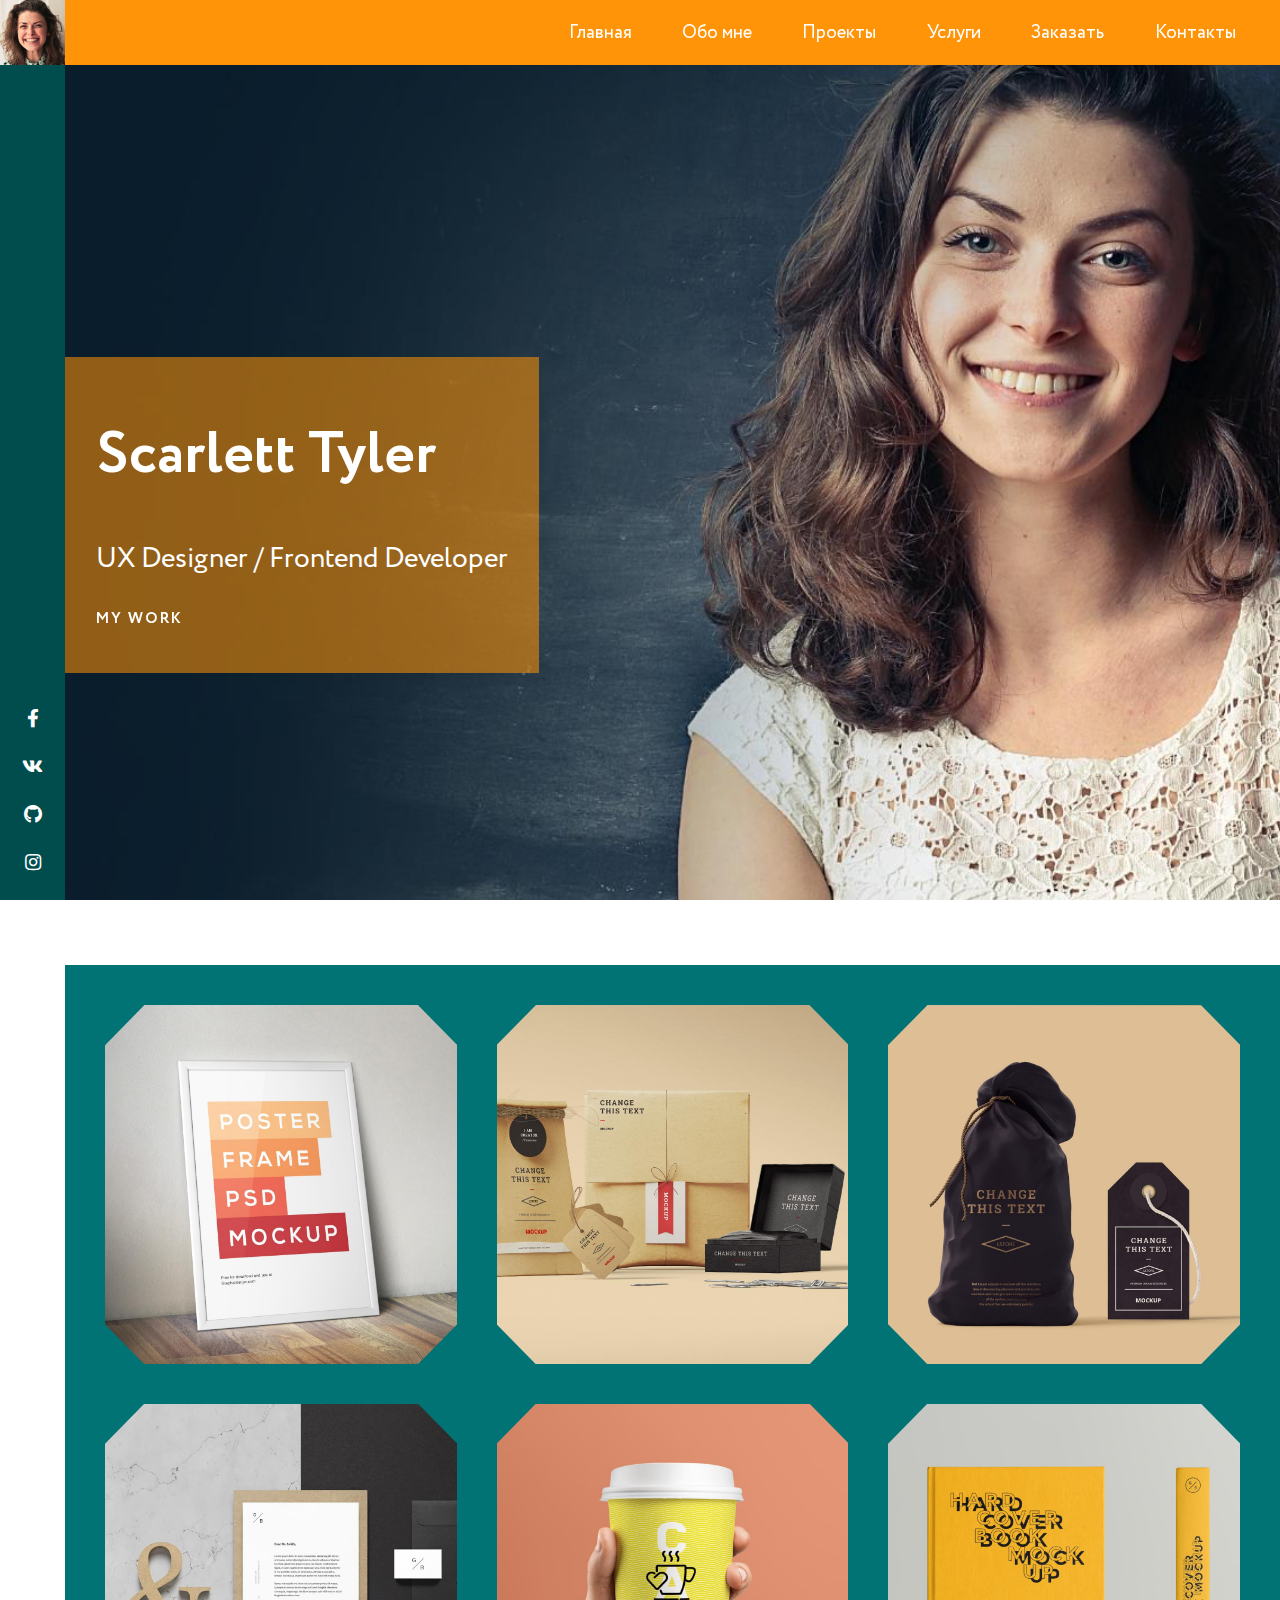
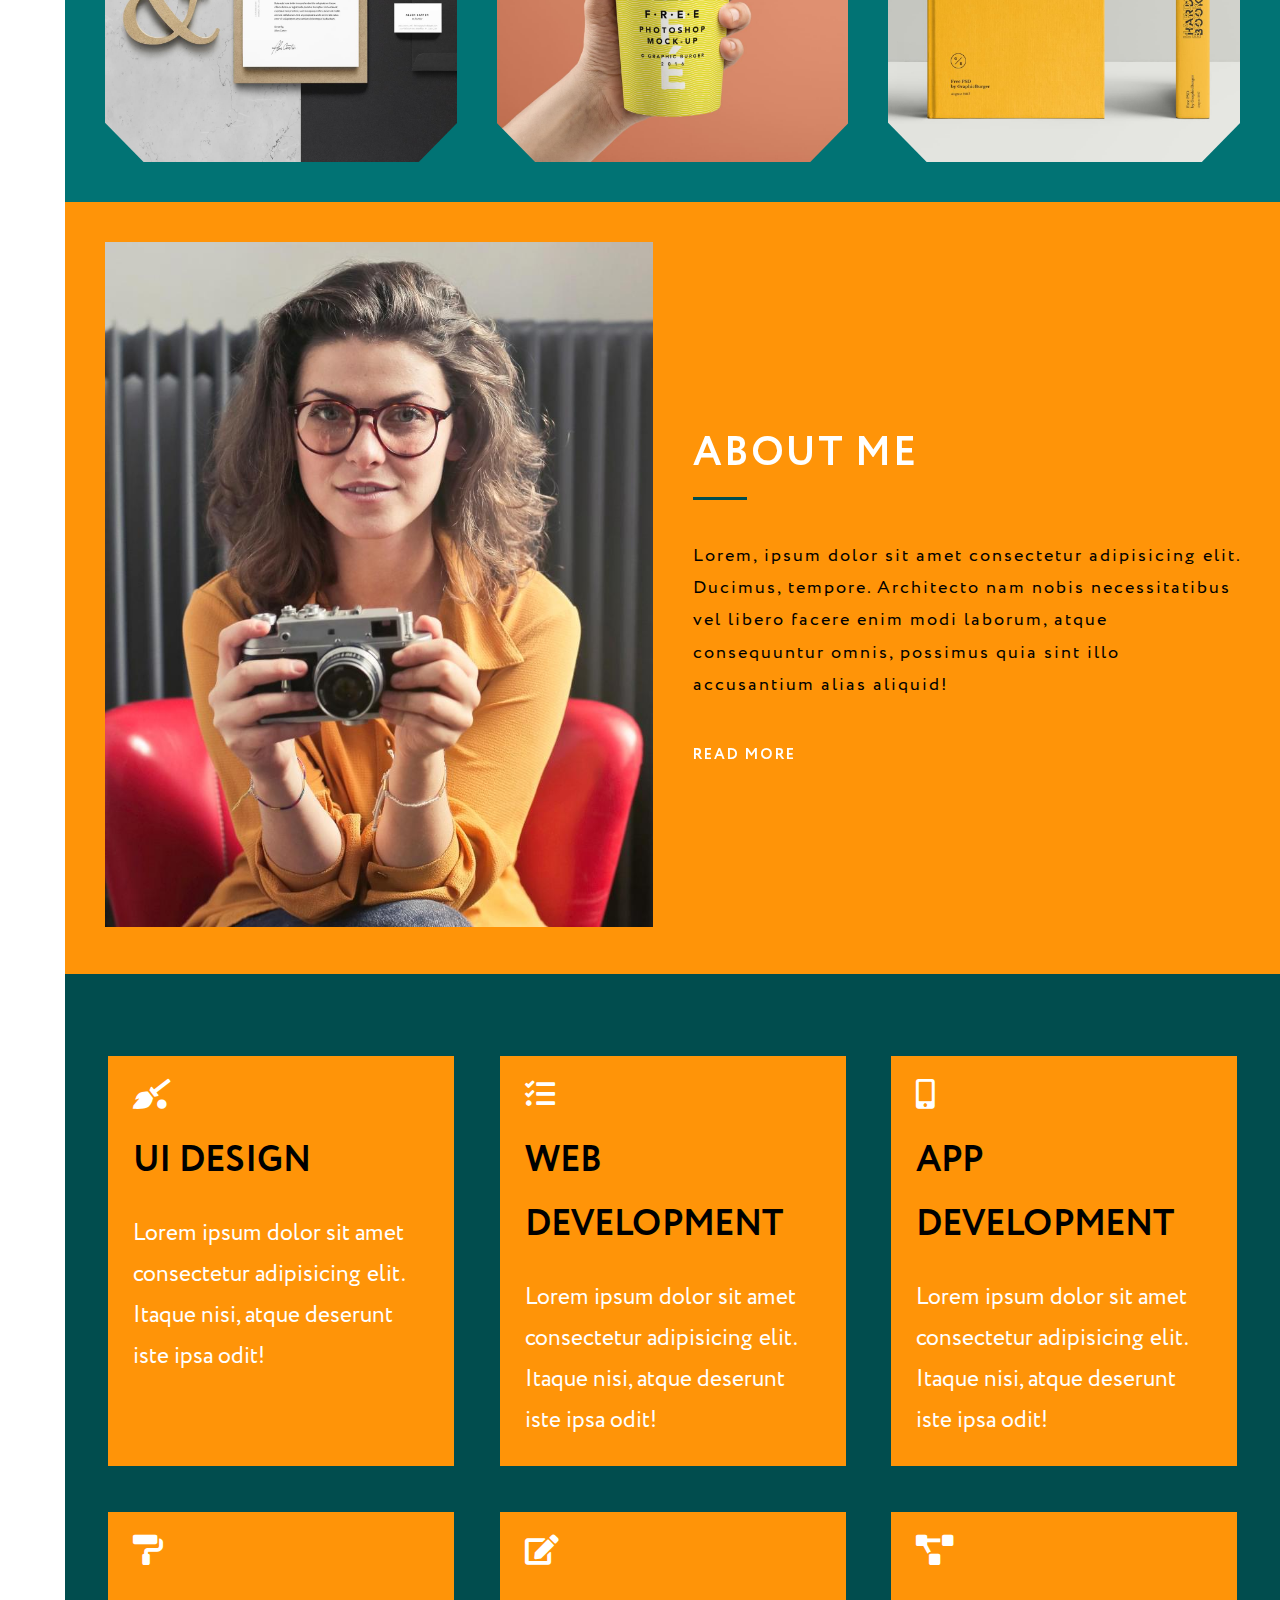
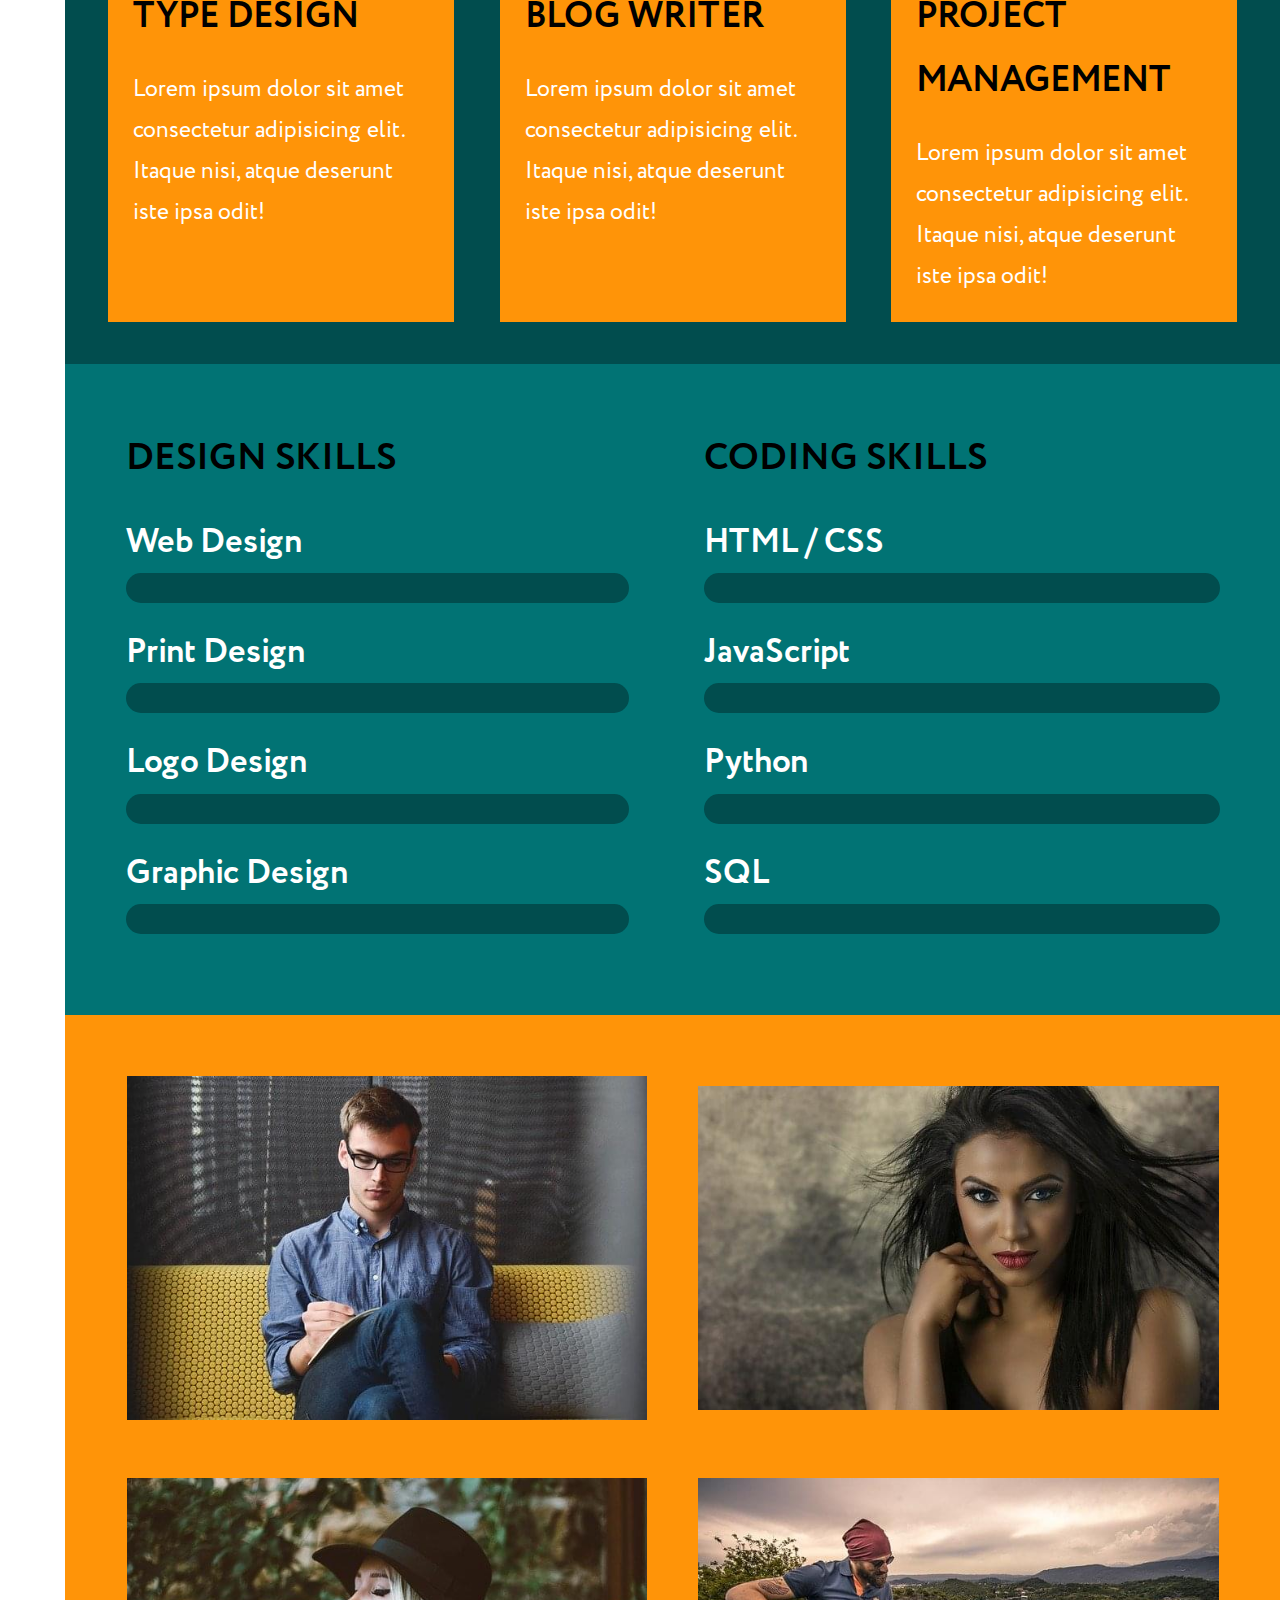
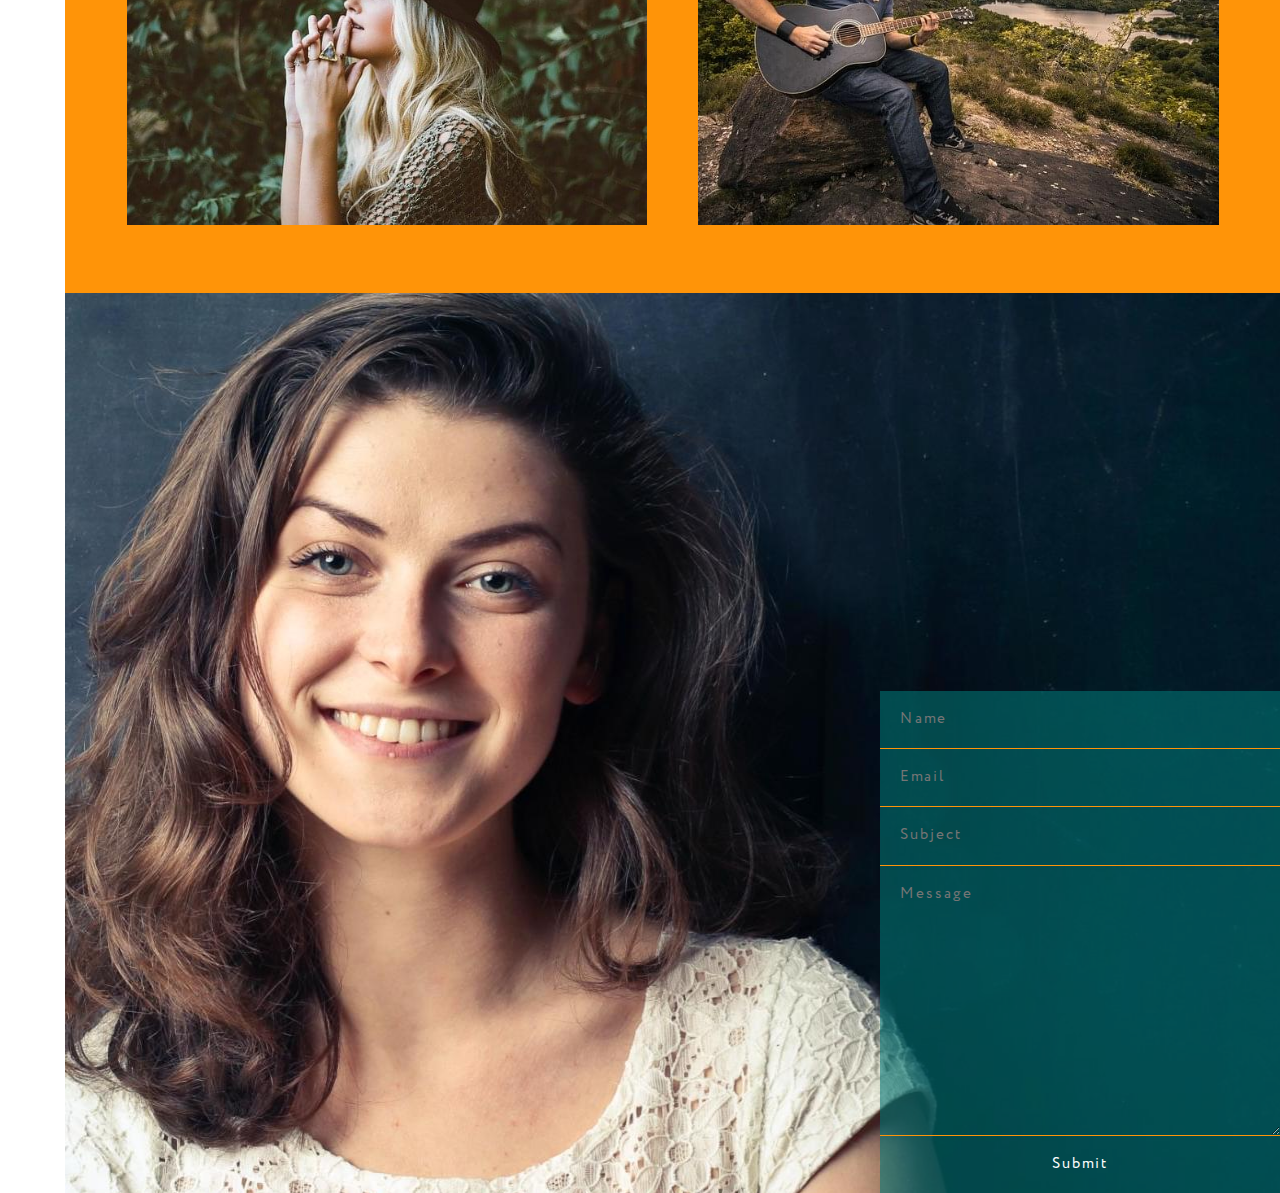
<file: works/scarlett_portfolio/index.html>
<!DOCTYPE html>
<html lang="en">
  <head>
    <meta charset="UTF-8" />
    <meta name="viewport" content="width=device-width, initial-scale=1.0" />

    <!-- Main CSS -->
    <link rel="stylesheet" href="css/style.min.css" />
    <title>Skarlett Portfolio</title>
  </head>

  <body>
    <!--  Side navigation -->
    <!-- Aside Navigate -->
<aside class="side">
  <div class="side__content">
    <!-- Logotipe -->
    <div class="side__logo">
      <img src="img/logo-01.jpg" alt="logo" />
    </div>

    <!-- Social icons -->
    <div class="side__social">
      <a href="#"><i class="fab fa-facebook-f"></i></a>
      <a href="#"><i class="fab fa-vk"></i></a>
      <a href="#"><i class="fab fa-github"></i></a>
      <a href="#"><i class="fab fa-instagram"></i></a>
    </div>
  </div>
</aside>


    <main>
      <!-- Header section -->
      <header class="header">
  <nav class="header__nav">
    <!-- Mobile menu -->
    <div class="header__hamburger">
      <div class="header__hamburger_line-1"></div>
      <div class="header__hamburger_line-2"></div>
      <div class="header__hamburger_line-3"></div>
    </div>

    <!-- Main menu -->
    <ul class="header__mainnav">
      <li><a href="#">Главная</a></li>
      <!-- Home -->
      <li><a href="#">Обо мне</a></li>
      <!-- About -->
      <li><a href="#">Проекты</a></li>
      <!-- Projects -->
      <li><a href="#">Услуги</a></li>
      <!-- Services -->
      <li><a href="#">Заказать</a></li>
      <!-- Hire Me -->
      <li><a href="#">Контакты</a></li>
      <!-- Contacts -->
    </ul>
  </nav>
</header>

      <!-- Showcase section -->
      <section class="showcase">
  <div class="showcase__content">
    <h1 class="showcase__title">Scarlett Tyler</h1>
    <p class="showcase__descr">UX Designer / Frontend Developer</p>
    <a href="#" class="showcase__link">My Work</a>
  </div>
</section>

      <!-- Work section -->
      <section class="work">
  <div class="work__card">
    <img src="img/portfolio-design-01-1.jpg" alt="poster" />
  </div>
  <div class="work__card">
    <img src="img/portfolio-creative-02-1.jpg" alt="paper-bag" />
  </div>
  <div class="work__card">
    <img src="img/portfolio-creative-01-1.jpg" alt="cloth-bag" />
  </div>
  <div class="work__card">
    <img src="img/portfolio-branding-02-1.jpg" alt="branding" />
  </div>
  <div class="work__card">
    <img src="img/portfolio-branding-01-1.jpg" alt="cup" />
  </div>
  <div class="work__card">
    <img src="img/portfolio-print-02-1.jpg" alt="book-cover" />
  </div>
</section>

      <!-- About section -->
      <section class="about">
  <div class="about__img">
    <img src="img/content-img-02.jpg" alt="about" />
  </div>
  <div class="about__content">
    <h2 class="about__title">About Me</h2>
    <p class="about__text">
      Lorem, ipsum dolor sit amet consectetur adipisicing elit. Ducimus,
      tempore. Architecto nam nobis necessitatibus vel libero facere enim modi
      laborum, atque consequuntur omnis, possimus quia sint illo accusantium
      alias aliquid!
    </p>
    <a href="#" class="about__link">Read More</a>
  </div>
</section>

      <!-- Services section -->
      <section class="services">
  <!-- Services 1 -->
  <div class="services__service">
    <i class="fas fa-quidditch"></i>
    <h3 class="services__title">UI Design</h3>
    <p class="services__descr">
      Lorem ipsum dolor sit amet consectetur adipisicing elit. Itaque nisi,
      atque deserunt iste ipsa odit!
    </p>
  </div>

  <!-- Services 2 -->
  <div class="services__service">
    <i class="fas fa-tasks"></i>
    <h3 class="services__title">Web Development</h3>
    <p class="services__descr">
      Lorem ipsum dolor sit amet consectetur adipisicing elit. Itaque nisi,
      atque deserunt iste ipsa odit!
    </p>
  </div>
  <!-- Services 3 -->
  <div class="services__service">
    <i class="fas fa-mobile-alt"></i>
    <h3 class="services__title">App Development</h3>
    <p class="services__descr">
      Lorem ipsum dolor sit amet consectetur adipisicing elit. Itaque nisi,
      atque deserunt iste ipsa odit!
    </p>
  </div>

  <!-- Services 4 -->
  <div class="services__service">
    <i class="fas fa-paint-roller"></i>
    <h3 class="services__title">Type Design</h3>
    <p class="services__descr">
      Lorem ipsum dolor sit amet consectetur adipisicing elit. Itaque nisi,
      atque deserunt iste ipsa odit!
    </p>
  </div>

  <!-- Services 5 -->
  <div class="services__service">
    <i class="fas fa-edit"></i>
    <h3 class="services__title">Blog Writer</h3>
    <p class="services__descr">
      Lorem ipsum dolor sit amet consectetur adipisicing elit. Itaque nisi,
      atque deserunt iste ipsa odit!
    </p>
  </div>

  <!-- Services 6 -->
  <div class="services__service">
    <i class="fas fa-project-diagram"></i>
    <h3 class="services__title">Project Management</h3>
    <p class="services__descr">
      Lorem ipsum dolor sit amet consectetur adipisicing elit. Itaque nisi,
      atque deserunt iste ipsa odit!
    </p>
  </div>
</section>

      <!-- Skills section -->
      <section class="skills">
  <!-- Design skills -->
  <div class="skills__wrapper">
    <h3 class="skills__title">Design Skills</h3>

    <h4>Web Design</h4>
    <div class="skills__progress">
      <span class="skills__design-1"></span>
    </div>
    <h4>Print Design</h4>
    <div class="skills__progress">
      <span class="skills__design-2"></span>
    </div>
    <h4>Logo Design</h4>
    <div class="skills__progress">
      <span class="skills__design-3"></span>
    </div>
    <h4>Graphic Design</h4>
    <div class="skills__progress">
      <span class="skills__design-4"></span>
    </div>
  </div>

  <!-- Coding skills -->
  <div class="skills__wrapper">
    <h3 class="skills__title">Coding skills</h3>

    <h4>HTML / CSS</h4>
    <div class="skills__progress">
      <span class="skills__coding-1"></span>
    </div>
    <h4>JavaScript</h4>
    <div class="skills__progress">
      <span class="skills__coding-2"></span>
    </div>
    <h4>Python</h4>
    <div class="skills__progress">
      <span class="skills__coding-3"></span>
    </div>
    <h4>SQL</h4>
    <div class="skills__progress">
      <span class="skills__coding-4"></span>
    </div>
  </div>
</section>

      <!-- Testimonials section -->
      <section class="testimonials">
  <!-- Card 1 -->
  <div class="testimonials__card">
    <div class="testimonials__img">
      <img src="img/testimonials-1.jpg" alt="tony" />
    </div>
    <div class="testimonials__content">
      <h3 class="testimonials__title">Remarkable Eye</h3>
      <p class="testimonials__text">
        Lorem ipsum dolor sit amet consectetur adipisicing elit. Totam ratione
        distinctio doloribus necessitatibus quis impedit natus est esse beatae
        repudiandae, ipsum quod. Similique numquam repellendus soluta quos
        dolores quibusdam cumque?
      </p>
    </div>
  </div>

  <!-- Card 2 -->
  <div class="testimonials__card">
    <div class="testimonials__img">
      <img src="img/testimonials-2.jpg" alt="natasha" />
    </div>
    <div class="testimonials__content">
      <h3 class="testimonials__title">Catchy Designs</h3>
      <p class="testimonials__text">
        Lorem ipsum dolor sit amet consectetur adipisicing elit. Totam ratione
        distinctio doloribus necessitatibus quis impedit natus est esse beatae
        repudiandae, ipsum quod. Similique numquam repellendus soluta quos
        dolores quibusdam cumque?
      </p>
    </div>
  </div>

  <!-- Card 3 -->
  <div class="testimonials__card">
    <div class="testimonials__img">
      <img src="img/testimonials-3.jpg" alt="veers" />
    </div>
    <div class="testimonials__content">
      <h3 class="testimonials__title">Smoking Websites</h3>
      <p class="testimonials__text">
        Lorem ipsum dolor sit amet consectetur adipisicing elit. Totam ratione
        distinctio doloribus necessitatibus quis impedit natus est esse beatae
        repudiandae, ipsum quod. Similique numquam repellendus soluta quos
        dolores quibusdam cumque?
      </p>
    </div>
  </div>

  <!-- Card 4 -->
  <div class="testimonials__card">
    <div class="testimonials__img">
      <img src="img/testimonials-4.jpg" alt="odinson" />
    </div>
    <div class="testimonials__content">
      <h3 class="testimonials__title">Easy to work with</h3>
      <p class="testimonials__text">
        Lorem ipsum dolor sit amet consectetur adipisicing elit. Totam ratione
        distinctio doloribus necessitatibus quis impedit natus est esse beatae
        repudiandae, ipsum quod. Similique numquam repellendus soluta quos
        dolores quibusdam cumque?
      </p>
    </div>
  </div>
</section>

      <!-- Contactss section -->
      <section class="contacts">
  <!-- Contacts form - - - - - - - - - - -->

  <form class="contacts__form">
    <input type="text" placeholder="Name" />
    <input type="email" placeholder="Email" />
    <input type="text" placeholder="Subject" />
    <textarea name="message" placeholder="Message"></textarea>
    <input type="submit" value="Submit" />
  </form>
</section>

    </main>
    <!-- Footer section -->
    

    <!-- Main JS -->
    <script src="js/script.min.js"></script>
  </body>
</html>
</file>
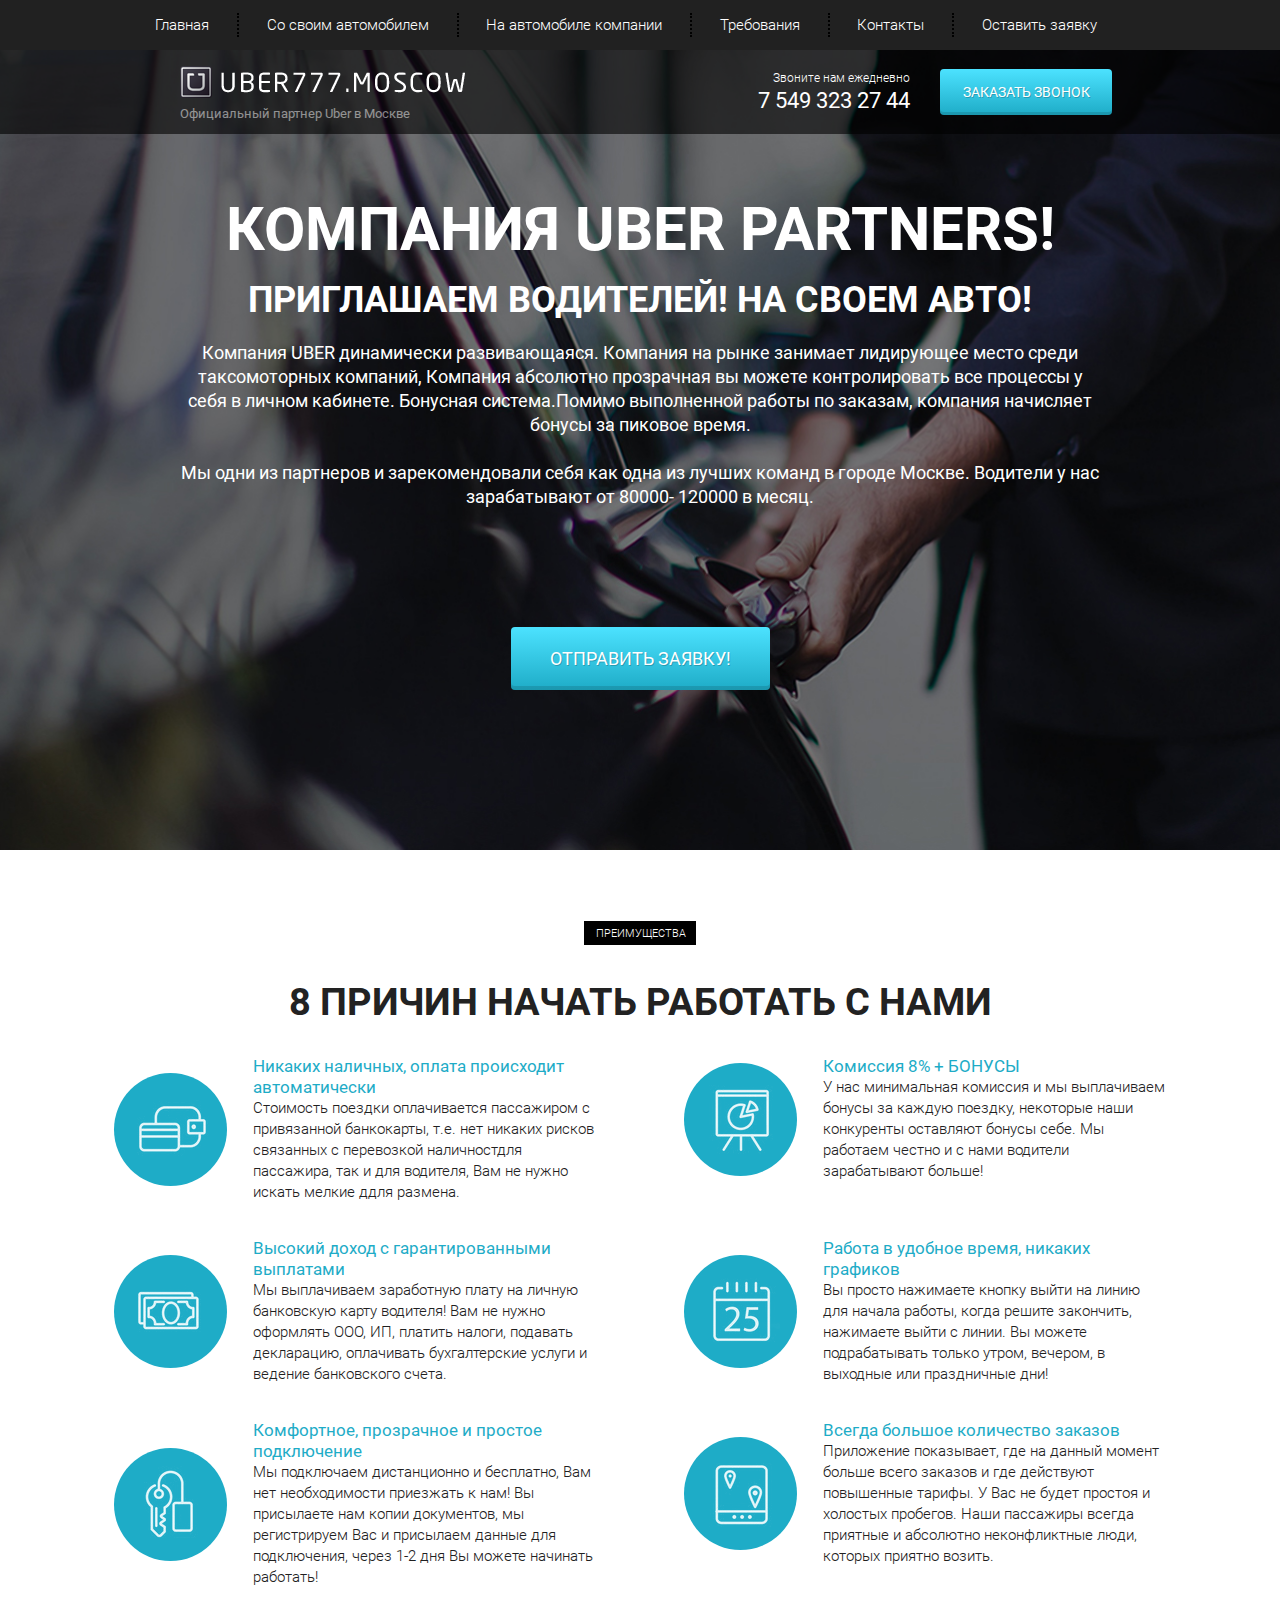
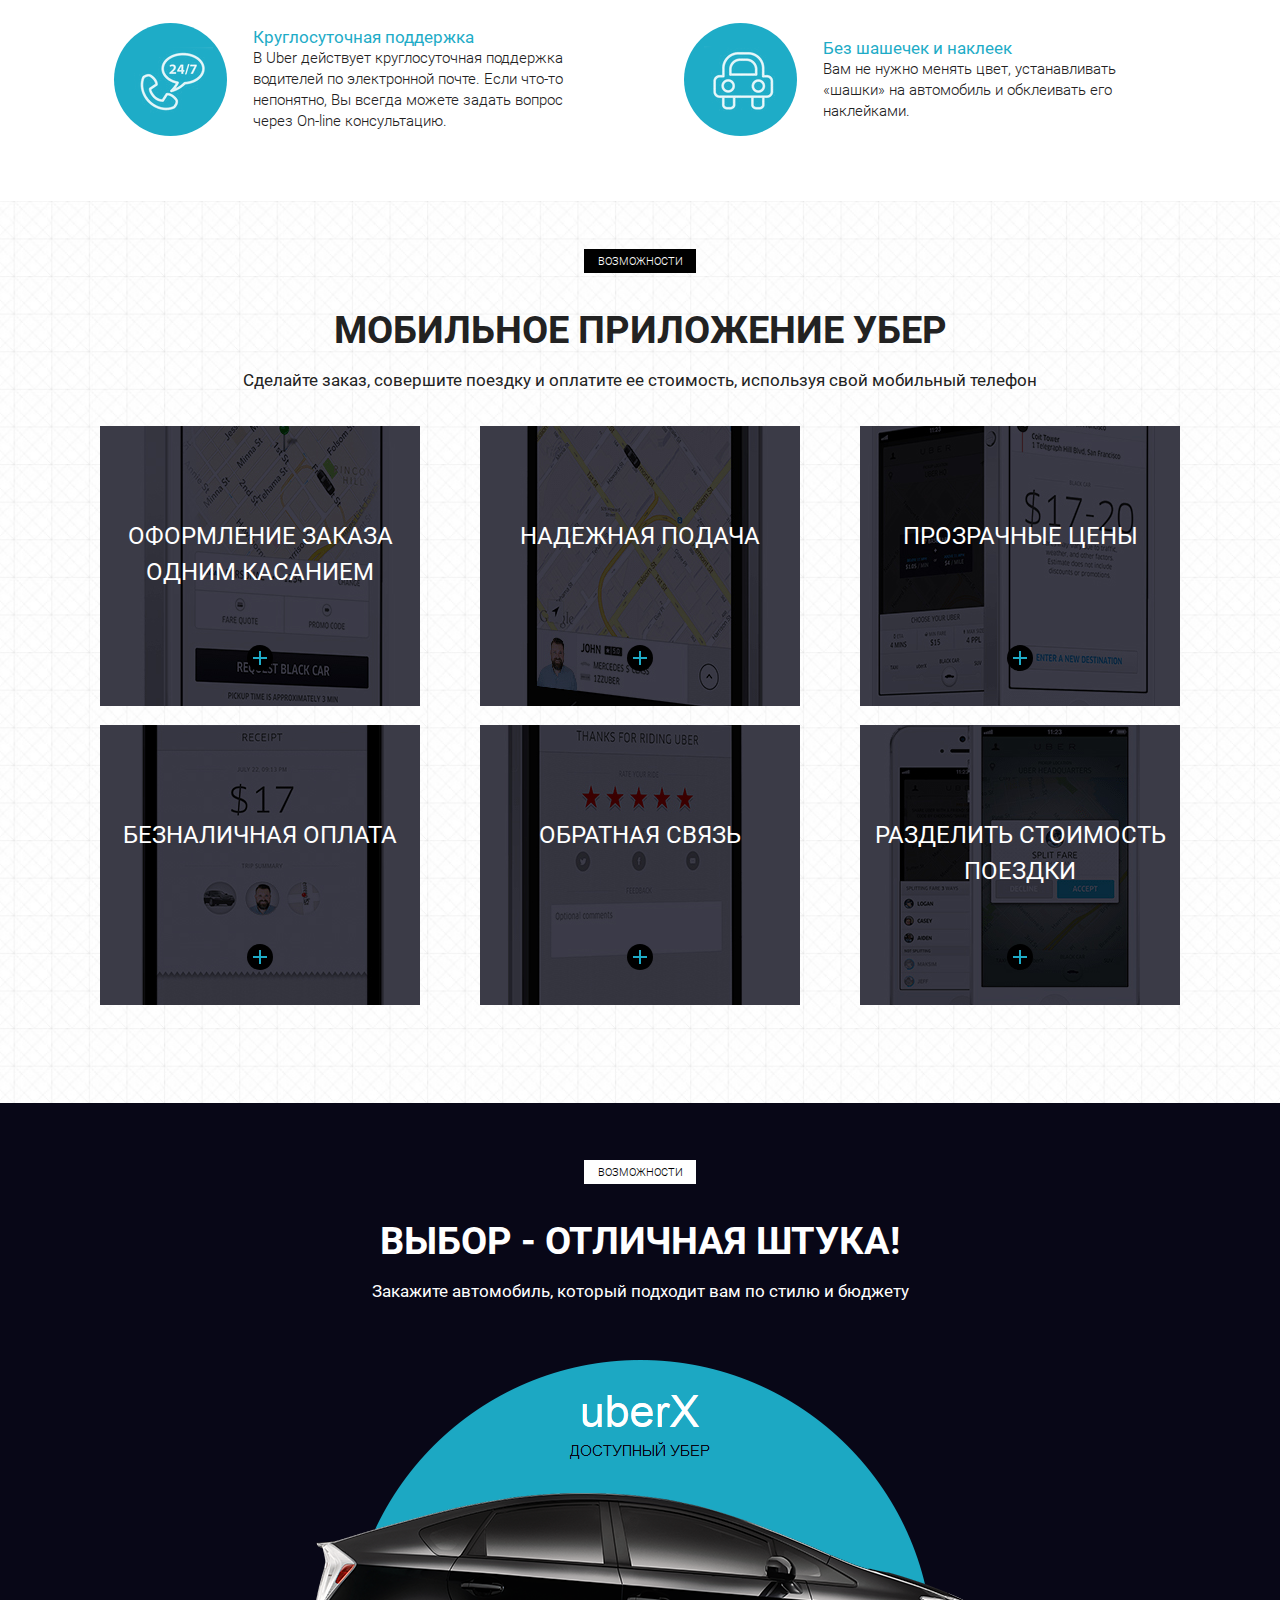
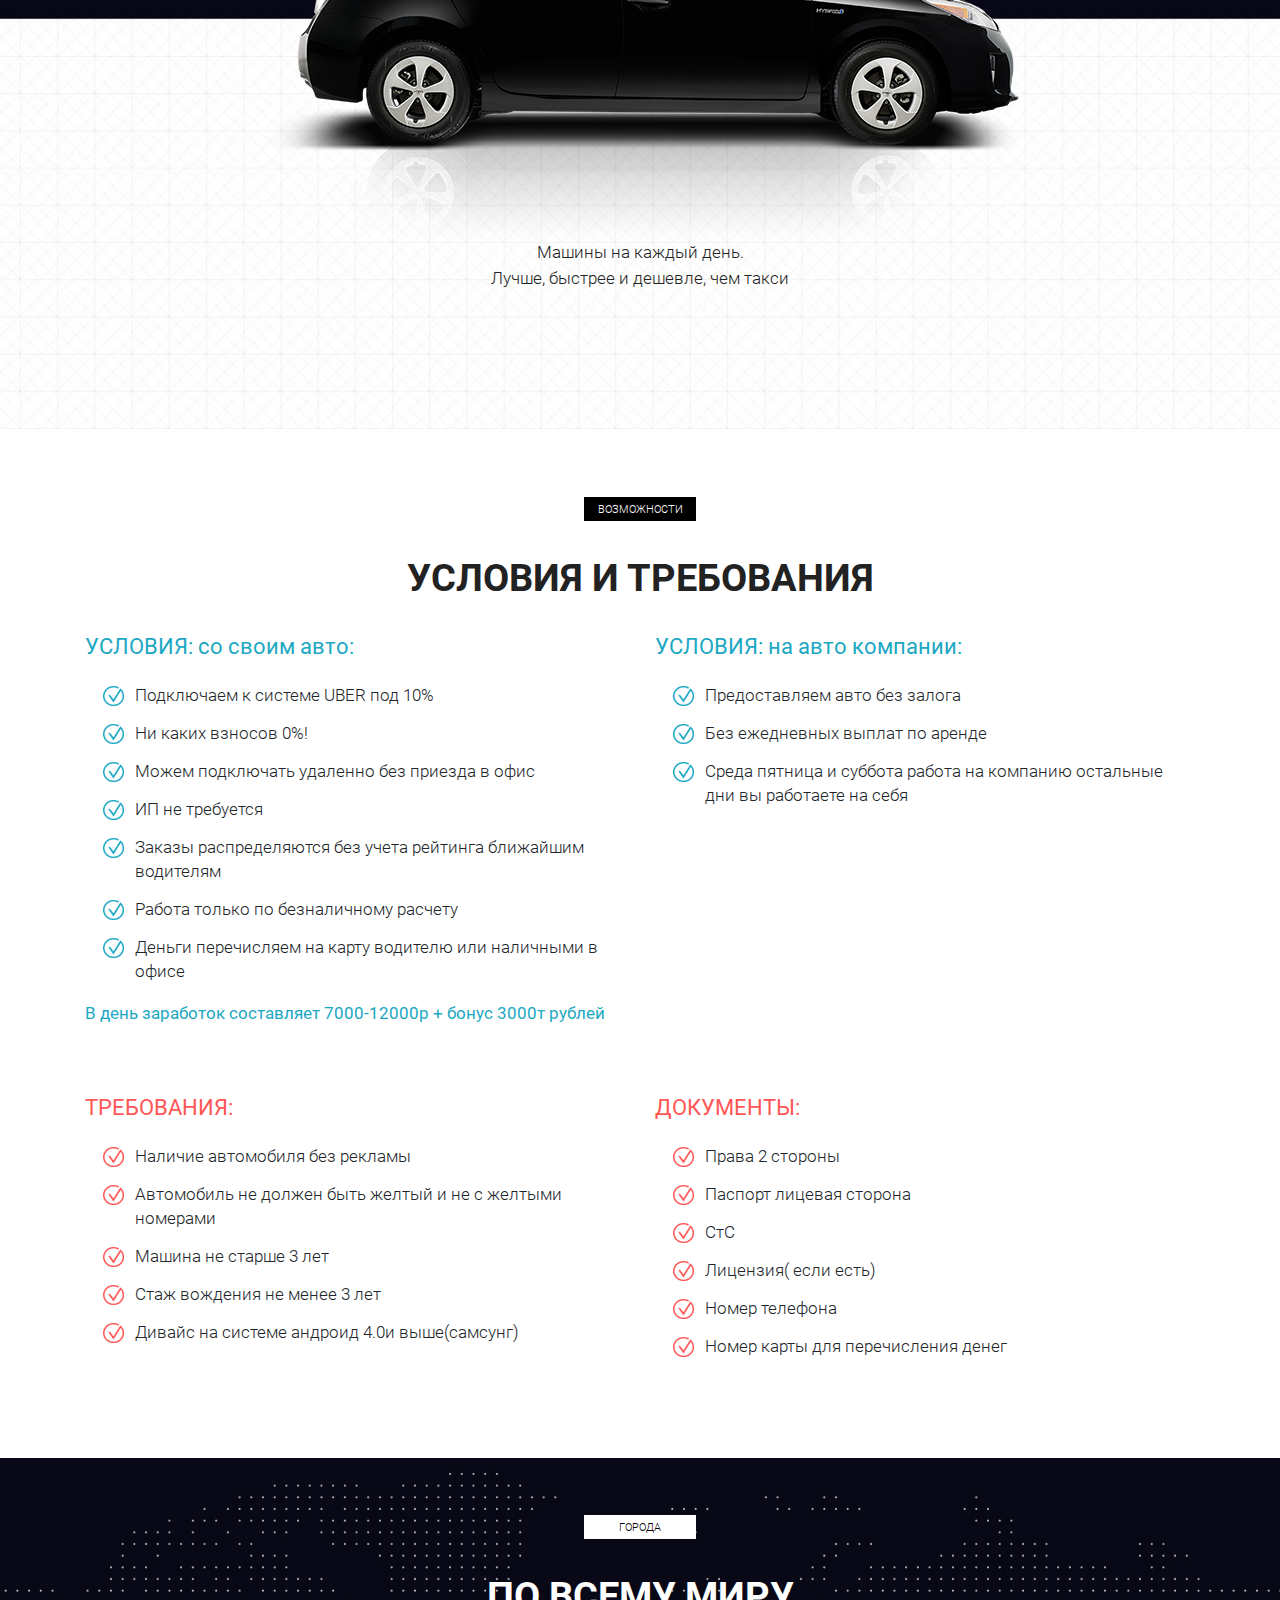
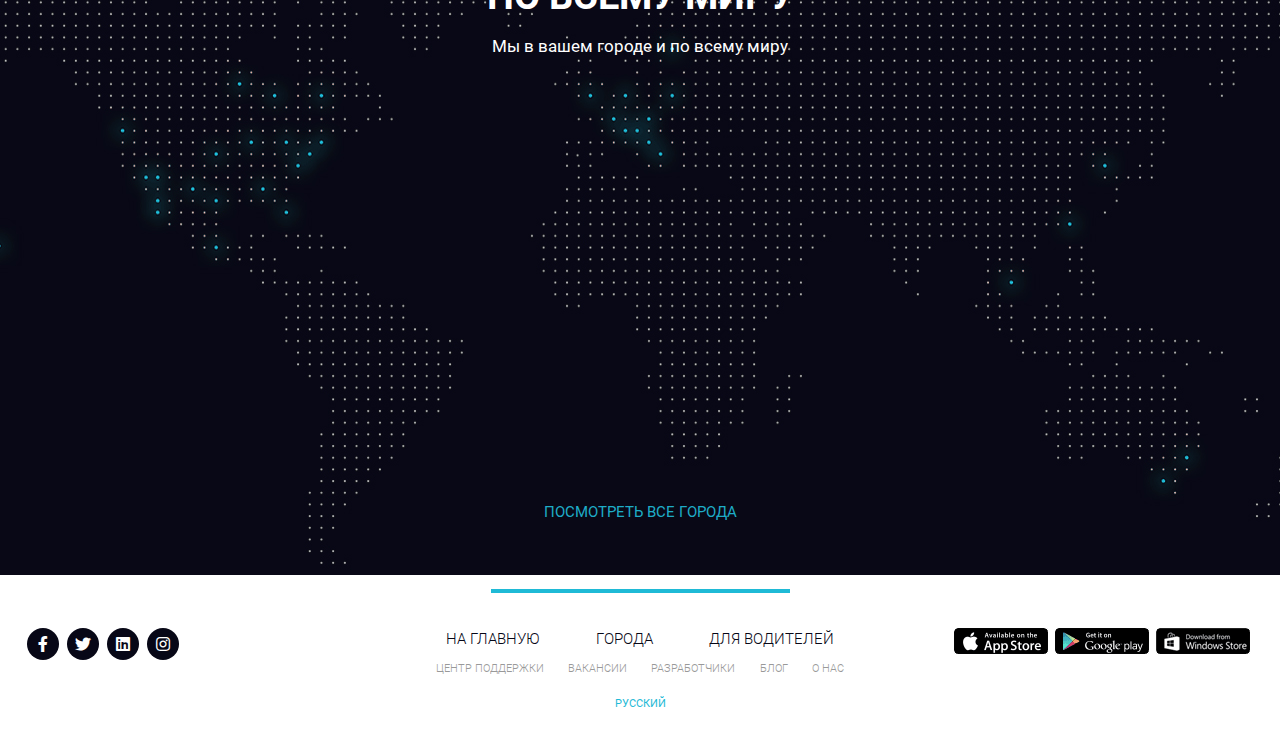
<file: works/uber/index.html>
<!DOCTYPE html>
<html lang="ru">
    
<head>
    <meta charset="UTF-8">
    <meta name="viewport" content="width=device-width, initial-scale=1.0">
    <meta http-equiv="X-UA-Compatible" content="ie=edge">
    <title>UBER</title>
    <link rel="shortcut icon" href="icons/favicon.ico" type="image/x-icon">
    <link rel="stylesheet" href="css/bootstrap-reboot.min.css"> <!-- Подключение файла нормализации -->
    <link rel="stylesheet" href="css/bootstrap-grid.min.css"> <!-- Подключение сетки с колонками -->
    <link rel="stylesheet" href="css/fonts.css"> <!-- Подключение шрифтов -->
    <link rel="stylesheet" href="css/fontawesomeall.min.css"> <!-- Подключение иконочных шрифтов -->
    <link rel="stylesheet" href="css/style.min.css"> <!-- Подключение файла со стилями -->
</head>

<body>
    <header>
        <nav>
            <div class="container">
                <ul class="menu">
                    <li class="menu_item"><a href="#" class="menu_link">Главная</a></li>
                    <li class="menu_item"><a href="#require" class="menu_link">Со своим автомобилем</a></li>
                    <li class="menu_item"><a href="#require" class="menu_link">На автомобиле компании</a></li>
                    <li class="menu_item"><a href="#require" class="menu_link">Требования</a></li>
                    <li class="menu_item"><a href="#" class="menu_link">Контакты</a></li>
                    <li class="menu_item"><a href="#" class="menu_link">Оставить заявку</a></li>
                </ul>            
            </div>
            <div class="hamburger">
                <span></span>
                <span></span>
                <span></span>
            </div>
        </nav>

        <div class="subheader">
            <div class="container">
                <div class="row">
                    <div class="col-6 col-md-4 offset-md-1">
                        <a href="#" class="subheader_logo"><img src="icons/logo.png" alt="logo"></a>
                        <div class="subheader_official">Официальный партнер Uber в Москве</div>
                    </div>
                    <div class="xs-hidden col-6 col-md-3 offset-md-1 col-xl-2 offset-xl-2">
                        <div class="subheader_call">Звоните нам ежедневно</div>
                        <a href="tel:+75493232744" class="subheader_phone">7 549 323 27 44</a>
                    </div>
                    <div class="col-6 col-md-3">
                        <a href="tel:+75493232744" class="xs-visible subheader_phone">7 549 323 27 44</a>
                        <button class="subheader_btn">Заказать звонок</button>
                    </div>
                </div>
            </div>
        </div>       
    </header>

    <section class="promo">
        <div class="container">
            <div class="row">
                <div class="col-md-12 offset-md-0 col-lg-10 offset-lg-1">
                    <h1 class="promo_header">КОМПАНИЯ UBER PARTNERS!</h1>
                    <h2 class="promo_subheader">ПРИГЛАШАЕМ ВОДИТЕЛЕЙ! НА СВОЕМ АВТО!</h2>
                    <div class="promo_descr">
                        Компания UBER  динамически развивающаяся. Компания на рынке занимает лидирующее место среди
                        таксомоторных компаний, Компания абсолютно прозрачная вы можете контролировать все процессы у себя в личном кабинете. Бонуcная система.Помимо выполненной работы по заказам, компания начисляет бонусы за
                        пиковое время.
                        <br><br>
                        Мы одни из партнеров и зарекомендовали себя как одна из лучших команд в городе Москве.  Водители у нас
                        зарабатывают от 80000- 120000 в месяц.
                    </div>
                    <button class="promo_btn">ОТПРАВИТЬ ЗАЯВКУ!</button>
                </div>
            </div>
        </div>
    </section>

    <section class="reasons">
        <div class="container">
            <div class="label">Преимущества</div>
            <h2 class="title">8 причин начать работать с нами</h2>

            <div class="row">
                <div class="col-md-6">
                    <div class="reasons_block">
                        <div class="reasons_round">
                            <img src="icons/reasons/pay.png" alt="pay" class="reason_img">
                        </div>
                        <div class="reasons_descr">
                            <div class="reasons_subtitle">Никаких наличных, оплата происходит автоматически</div>
                            <div class="reasons_text">
                                Стоимость поездки оплачивается пассажиром с привязанной банкокарты, т.е. нет никаких рисков связанных с перевозкой наличностдля пассажира, так и для водителя, Вам не нужно искать мелкие ддля размена.
                            </div>
                        </div>
                    </div>
                </div>
                <div class="col-md-6">
                    <div class="reasons_block">
                        <div class="reasons_round">
                            <img src="icons/reasons/bonus.png" alt="bonus" class="reason_img">
                        </div>
                        <div class="reasons_descr">
                            <div class="reasons_subtitle">Комиссия 8% + БОНУСЫ</div>
                            <div class="reasons_text">
                                У нас минимальная комиссия и мы выплачиваем бонусы за каждую поездку, некоторые наши конкуренты оставляют бонусы себе. Мы работаем честно и с нами водители зарабатывают больше!
                            </div>
                        </div>
                    </div>
                </div>
                <div class="col-md-6">
                    <div class="reasons_block">
                        <div class="reasons_round">
                            <img src="icons/reasons/profit.png" alt="profit" class="reason_img">
                        </div>
                        <div class="reasons_descr">
                            <div class="reasons_subtitle">Высокий доход с гарантированными выплатами</div>
                            <div class="reasons_text">
                                Мы выплачиваем заработную плату на личную банковскую карту водителя! Вам не нужно оформлять ООО, ИП, платить налоги, подавать декларацию, оплачивать бухгалтерские услуги и ведение банковского счета.
                            </div>
                        </div>
                    </div>
                </div>
                <div class="col-md-6">
                    <div class="reasons_block">
                        <div class="reasons_round">
                            <img src="icons/reasons/schedule.png" alt="schedule" class="reason_img">
                        </div>
                        <div class="reasons_descr">
                            <div class="reasons_subtitle">Работа в удобное время, никаких графиков</div>
                            <div class="reasons_text">
                                Вы просто нажимаете кнопку выйти на линию для начала работы, когда решите закончить, нажимаете выйти с линии. Вы можете подрабатывать только утром, вечером, в выходные или праздничные дни!
                            </div>
                        </div>
                    </div>
                </div>
                <div class="col-md-6">
                    <div class="reasons_block">
                        <div class="reasons_round">
                            <img src="icons/reasons/connect.png" alt="connect" class="reason_img">
                        </div>
                        <div class="reasons_descr">
                            <div class="reasons_subtitle">Комфортное, прозрачное и простое подключение</div>
                            <div class="reasons_text">
                                Мы подключаем дистанционно и бесплатно, Вам нет необходимости приезжать к нам! Вы присылаете нам копии документов, мы регистрируем Вас и присылаем данные для подключения, через 1-2 дня Вы можете начинать работать!
                            </div>
                        </div>
                    </div>
                </div>
                <div class="col-md-6">
                    <div class="reasons_block">
                        <div class="reasons_round">
                            <img src="icons/reasons/order.png" alt="order" class="reason_img">
                        </div>
                        <div class="reasons_descr">
                            <div class="reasons_subtitle">Всегда большое количество заказов</div>
                            <div class="reasons_text">
                                Приложение показывает, где на данный момент больше всего заказов и где действуют повышенные тарифы. У Вас не будет простоя и холостых пробегов. Наши пассажиры всегда приятные и абсолютно неконфликтные люди, которых приятно возить.
                            </div>
                        </div>
                    </div>
                </div>
                <div class="col-md-6">
                    <div class="reasons_block">
                        <div class="reasons_round">
                            <img src="icons/reasons/support.png" alt="support" class="reason_img">
                        </div>
                        <div class="reasons_descr">
                            <div class="reasons_subtitle">Круглосуточная поддержка</div>
                            <div class="reasons_text">
                                В Uber действует круглосуточная поддержка водителей по электронной почте. Если что-то непонятно, Вы всегда можете задать вопрос через On-line консультацию.
                            </div>
                        </div>
                    </div>
                </div>
                <div class="col-md-6">
                    <div class="reasons_block">
                        <div class="reasons_round">
                            <img src="icons/reasons/label.png" alt="label" class="reason_img">
                        </div>
                        <div class="reasons_descr">
                            <div class="reasons_subtitle">Без шашечек и наклеек</div>
                            <div class="reasons_text">
                                Вам не нужно менять цвет, устанавливать «шашки» на автомобиль и обклеивать его наклейками.
                            </div>
                        </div>
                    </div>
                </div>
            </div>
        </div>
    </section>

    <section class="mobile">
        <div class="container">
            <div class="label">Возможности</div>
            <div class="title">мобильное приложение убер</div>
            <div class="subtitle">Сделайте заказ, совершите поездку и оплатите ее стоимость, используя свой мобильный телефон</div>

            <div class="row">
                <div class="col-md-4">
                    <div class="mobile_item mobile_item_1">
                        <div class="mobile_item_subtitle">оформление заказа одним касанием</div>
                        <div class="mobile_item_plus"></div>
                    </div>
                </div>
                <div class="col-md-4">
                    <div class="mobile_item mobile_item_2">
                        <div class="mobile_item_subtitle">надежная подача</div>
                        <div class="mobile_item_plus"></div>
                    </div>
                </div>
                <div class="col-md-4">
                    <div class="mobile_item mobile_item_3">
                        <div class="mobile_item_subtitle">прозрачные цены</div>
                        <div class="mobile_item_plus"></div>
                    </div>
                </div>
                <div class="col-md-4">
                    <div class="mobile_item mobile_item_4">
                        <div class="mobile_item_subtitle">безналичная оплата</div>
                        <div class="mobile_item_plus"></div>
                    </div>
                </div>
                <div class="col-md-4">
                    <div class="mobile_item mobile_item_5">
                        <div class="mobile_item_subtitle">обратная связь</div>
                        <div class="mobile_item_plus"></div>
                    </div>
                </div>
                <div class="col-md-4">
                    <div class="mobile_item mobile_item_6">
                        <div class="mobile_item_subtitle">разделить стоимость поездки</div>
                        <div class="mobile_item_plus"></div>
                    </div>
                </div>
            </div>
        </div>
    </section>

    <section class="choice">
        <div class="container">
            <div class="label">Возможности</div>
            <div class="title">Выбор - отличная штука!</div>
            <div class="subtitle">Закажите автомобиль, который подходит вам по стилю и бюджету</div>
            <img src="img/auto.png" alt="auto" class="choice_img">
            <div class="choice_text">Машины на каждый день.<br>Лучше, быстрее и дешевле, чем такси</div>
        </div>
    </section>

    <section class="require" id="require">
        <div class="container">
            <div class="label">Возможности</div>
            <div class="title">условия и требования</div>
            <div class="row">
                <div class="col-md-6">
                    <div class="require_block">
                        <div class="require_title">УСЛОВИЯ: со своим авто:</div>
                        <ul class="require_list">
                            <li>Подключаем к системе UBER  под 10%</li>
                            <li>Ни каких взносов  0%!</li>
                            <li>Можем подключать удаленно без приезда в офис</li>
                            <li>ИП не требуется</li>
                            <li>Заказы распределяются без учета рейтинга ближайшим водителям</li>
                            <li>Работа только по безналичному расчету</li>
                            <li>Деньги перечисляем на карту водителю или наличными в офисе</li>
                        </ul>
                        <div class="require_descr">
                            В день заработок составляет 7000-12000р + бонус 3000т рублей
                        </div>
                    </div>
                </div>
                <div class="col-md-6">
                    <div class="require_block">
                        <div class="require_title">УСЛОВИЯ: на авто компании:</div>
                        <ul class="require_list">
                            <li>Предоставляем авто без залога</li>
                            <li>Без ежедневных выплат по аренде</li>
                            <li>Среда пятница и суббота работа на компанию остальные дни вы работаете на себя</li>
                        </ul>
                    </div>
                </div>
                <div class="col-md-6">
                    <div class="require_block require_block_nmb warning">
                        <div class="require_title">ТРЕБОВАНИЯ:</div>
                        <ul class="require_list">
                            <li>Наличие автомобиля без рекламы</li>
                            <li>Автомобиль не должен быть желтый и не с желтыми номерами</li>
                            <li>Машина не старше 3 лет</li>
                            <li>Стаж вождения не менее 3 лет</li>
                            <li>Дивайс на системе андроид 4.0и выше(самсунг)</li>
                        </ul>
                    </div>
                </div>
                <div class="col-md-6">
                    <div class="require_block  require_block_nmb warning">
                        <div class="require_title">ДОКУМЕНТЫ:</div>
                        <ul class="require_list">
                            <li>Права 2 стороны</li>
                            <li>Паспорт лицевая сторона</li>
                            <li>СтС</li>
                            <li>Лицензия( если есть)</li>
                            <li>Номер телефона</li>
                            <li>Номер карты для перечисления денег</li>
                        </ul>
                    </div>
                </div>
            </div>
        </div>
    </section>

    <section class="world">
        <div class="container">
            <div class="label">Города</div>
            <div class="title">По всему миру</div>
            <div class="subtitle">Мы в вашем городе и по всему миру</div>
            <a href="#" class="world_link">посмотреть все города</a>
        </div>
    </section>

    <footer>
        <div class="footer_divider"></div>
        <div class="footer_wrapper">
            <div>
                <div class="footer_social">
                    <a href="#" class="footer_social_item"><i class="fab fa-facebook-f"></i></a>
                    <a href="#" class="footer_social_item"><i class="fab fa-twitter"></i></a>
                    <a href="#" class="footer_social_item"><i class="fab fa-linkedin"></i></a>
                    <a href="#" class="footer_social_item"><i class="fab fa-instagram"></i></a>
                </div>
            </div>
            <div>
                <div class="footer_links">
                    <div class="footer_links_main">
                        <a href="">на главную</a>
                        <a href="">города</a>
                        <a href="">для водителей</a>
                    </div>
                    <div class="footer_links_sub">
                        <a href="">центр поддержки</a>
                        <a href="">вакансии</a>
                        <a href="">разработчики</a>
                        <a href="">блог</a>
                        <a href="">о нас</a>
                    </div>
                    <a href="#" class="footer_links_lang">Русский</a>
                </div>
            </div>
            <div>
                <div class="footer_mobile">
                    <a href="#"><img src="icons/footer/appstore.png" alt="App Store"></a>
                    <a href="#"><img src="icons/footer/googleplay.png" alt="Google play"></a>
                    <a href="#"><img src="icons/footer/windowsstore.png" alt="Windows store"></a>
                </div>
            </div>
            
        </div>
    </footer>
    <script src="js/script.js"></script>   
</body>
</html>
</file>
<file: works/uber/css/fonts.css>
@font-face {
    font-family: 'Roboto';
    src: url('../fonts/Roboto-Light.eot');
    src: url('../fonts/Roboto-Light.eot?#iefix') format('embedded-opentype'),
    url('../fonts/Roboto-Light.woff') format('woff'),
    url('../fonts/Roboto-Light.ttf') format('truetype');
    font-weight: 300;
    font-style: normal;
}

@font-face {
    font-family: 'Roboto';
    src: url('../fonts/Roboto-Regular.eot');
    src: url('../fonts/Roboto-Regular.eot?#iefix') format('embedded-opentype'),
    url('../fonts/Roboto-Regular.woff') format('woff'),
    url('../fonts/Roboto-Regular.ttf') format('truetype');
    font-weight: 400;
    font-style: normal;
}

@font-face {
    font-family: 'Roboto';
    src: url('../fonts/Roboto-Bold.eot');
    src: url('../fonts/Roboto-Bold.eot?#iefix') format('embedded-opentype'),
    url('../fonts/Roboto-Bold.woff') format('woff'),
    url('../fonts/Roboto-Bold.ttf') format('truetype');
    font-weight: 700;
    font-style: normal;
}
</file>
<file: css/style.min.css>
@charset "UTF-8";*,::after,::before{margin:0;padding:0;-webkit-box-sizing:border-box;box-sizing:border-box}li,ul{margin:0;padding:0;list-style:none}/*! normalize.css v8.0.1 | MIT License | github.com/necolas/normalize.css */html{line-height:1.15;-webkit-text-size-adjust:100%}body{margin:0}main{display:block}h1{font-size:2em;margin:.67em 0}hr{-webkit-box-sizing:content-box;box-sizing:content-box;height:0;overflow:visible}pre{font-family:monospace,monospace;font-size:1em}a{background-color:transparent}abbr[title]{border-bottom:none;text-decoration:underline;-webkit-text-decoration:underline dotted;text-decoration:underline dotted}b,strong{font-weight:bolder}code,kbd,samp{font-family:monospace,monospace;font-size:1em}small{font-size:80%}sub,sup{font-size:75%;line-height:0;position:relative;vertical-align:baseline}sub{bottom:-.25em}sup{top:-.5em}img{border-style:none}button,input,optgroup,select,textarea{font-family:inherit;font-size:100%;line-height:1.15;margin:0}button,input{overflow:visible}button,select{text-transform:none}[type=button],[type=reset],[type=submit],button{-webkit-appearance:button}[type=button]::-moz-focus-inner,[type=reset]::-moz-focus-inner,[type=submit]::-moz-focus-inner,button::-moz-focus-inner{border-style:none;padding:0}[type=button]:-moz-focusring,[type=reset]:-moz-focusring,[type=submit]:-moz-focusring,button:-moz-focusring{outline:1px dotted ButtonText}fieldset{padding:.35em .75em .625em}legend{-webkit-box-sizing:border-box;box-sizing:border-box;color:inherit;display:table;max-width:100%;padding:0;white-space:normal}progress{vertical-align:baseline}textarea{overflow:auto}[type=checkbox],[type=radio]{-webkit-box-sizing:border-box;box-sizing:border-box;padding:0}[type=number]::-webkit-inner-spin-button,[type=number]::-webkit-outer-spin-button{height:auto}[type=search]{-webkit-appearance:textfield;outline-offset:-2px}[type=search]::-webkit-search-decoration{-webkit-appearance:none}::-webkit-file-upload-button{-webkit-appearance:button;font:inherit}details{display:block}summary{display:list-item}template{display:none}[hidden]{display:none}:root{--color-white:rgba(255, 255, 255, 1);--color-black:rgba(0, 0, 0, 1);--color-dark:rgba(8, 12, 33, 1);--color-gray-light:rgb(228, 228, 228);--color-gray:rgb(194, 194, 194);--color-gray-dark:rgb(92, 92, 92);--color-error:#fc3860;--color-success:#48c774;--color-warning:#fddd57;--color-info:#249cee;--color-first:rgb(0, 0, 0);--color-second:rgb(255, 255, 255);--color-third:rgb(128, 128, 128);--color-accent:rgb(255, 0, 0);--color-text:var(--color-first);--color-text-hover:var(--color-accent);--font-weight-thin:100;--font-weight-extra-light:200;--font-weight-light:300;--font-weight-regular:400;--font-weight-medium:500;--font-weight-semi-bold:600;--font-weight-bold:700;--font-weight-extra-bold:800;--font-weight-black:900;--font-size-small:calc(1.2rem + 0.5vw);--font-size-regular:calc(1.5rem + 1vw);--font-size-medium:calc(1.5rem + 2vw);--font-size-large:calc(2rem + 3vw);--font-size-xlarge:calc(2.5rem + 5vw);--font-line-height:1.6;--font-letter-spacing:0.2rem;--gap:1em;--gap-rem:1rem;--gap-mobile:calc(var(--gap) * 0.15);--gap-medium:calc(var(--gap) * 0.25);--gap-tablet:calc(var(--gap) * 0.5);--gap-laptop:calc(var(--gap) * 2);--gap-desktop:calc(var(--gap) * 4);--global-radius:5px;--global-radius-rounded:50%;--animation-name:ease-in-out;--animation-duration:0.2s;--animation-delay:0s;--transition-property:all;--transition-duration:0.2s;--transition-timing-function:ease-in-out}html[data-theme=light]{--color-first:rgb(0, 0, 0);--color-first-t:rgba(0, 0, 0, 0.3);--color-second:rgb(255, 255, 255);--color-second-t:rgba(255, 255, 255, 0.5);--color-third:rgb(155, 155, 155);--color-third-t:rgba(155, 155, 155, 0.7);--color-fourth:rgba(61, 142, 196, 1);--color-fourth-t:rgba(61, 142, 196, 0.5);--color-accent:rgb(86, 187, 255);--color-accent2:rgb(200, 104, 255);--color-text:var(--color-first);--color-text-accent:var(--color-accent)}html[data-theme=dark]{--color-first:rgb(255, 255, 255);--color-second:rgb(0, 0, 0);--color-third:rgb(155, 155, 155);--color-fourth:rgba(61, 142, 196, 1);--color-accent:rgb(86, 187, 255);--color-accent2:rgb(200, 104, 255);--color-text:var(--color-first);--color-text-accent:var(--color-accent)}.works__content:nth-child(1),.works__content:nth-child(2),.works__content:nth-child(3),.works__content:nth-child(4),.works__content:nth-child(5),.works__content:nth-child(6){background-size:cover;background-repeat:no-repeat;background-position:center}.rezume{padding:8vh 4vw}.skills .title,.works .title{font-size:var(--font-size-regular);font-weight:var(--font-weight-regular);letter-spacing:.2rem;color:var(--color-primary)}.skills__title{font-size:var(--font-size-small);font-weight:var(--font-weight-regular);color:var(--color-primary)}.about__text,.contacts__input,.contacts__text,.footer__text,.rezume__text,.social__link_descr{font-size:var(--font-size-regular);font-weight:var(--font-weight-regular);color:var(--color-first);letter-spacing:.2rem;line-height:1.6}html{font-size:62.5%}body{font-family:Nunito,sans-serif;background-color:var(--color-second)}.container{display:grid;grid-template-columns:[container-start] 1fr [center-start] repeat(6,[col-start] minmax(-webkit-min-content,16.66667rem) [col-end]) [center-end] 1fr [container-end];grid-template-columns:[container-start] 1fr [center-start] repeat(6,[col-start] minmax(min-content,16.66667rem) [col-end]) [center-end] 1fr [container-end];grid-template-rows:repeat(6,-webkit-min-content);grid-template-rows:repeat(6,min-content)}.title{font-size:var(--font-size-regular);font-weight:var(--font-weight-regular);text-transform:uppercase;letter-spacing:.2rem;text-align:center;color:var(--color-first)}.title_dark{color:var(--color-first)}.title_white{color:var(--color-second)}.subtitle{font-size:var(--font-size-small);font-weight:var(--font-weight-regular);letter-spacing:.3rem;line-height:2;text-align:center;color:var(--color-first)}.subtitle_dark{color:var(--color-first)}.subtitle_white{color:var(--color-second)}a{text-decoration:none}i{color:var(--color-primary);font-size:var(--font-size-medium)}html.transition,html.transition *,html.transition ::after,html.transition ::before{-webkit-transition:all .5s!important;-o-transition:all .5s!important;transition:all .5s!important;-webkit-transition-delay:0!important;-o-transition-delay:0!important;transition-delay:0!important}::-moz-selection{background-color:var(--color-primary)}::selection{background-color:var(--color-primary)}@font-face{font-family:Nunito;src:url(Nunito-Thin.eot);src:local("Nunito Thin"),local("Nunito-Thin"),url(../fonts/Nunito-Thin.eot?#iefix) format("embedded-opentype"),url(../fonts/Nunito-Thin.woff2) format("woff2"),url(../fonts/Nunito-Thin.woff) format("woff"),url(../fonts/Nunito-Thin.ttf) format("truetype");font-display:swap;font-weight:300;font-style:normal}@font-face{font-family:Nunito;src:url(Nunito-Regular.eot);src:local("Nunito Regular"),local("Nunito-Regular"),url(../fonts/Nunito-Regular.eot?#iefix) format("embedded-opentype"),url(../fonts/Nunito-Regular.woff2) format("woff2"),url(../fonts/Nunito-Regular.woff) format("woff"),url(../fonts/Nunito-Regular.ttf) format("truetype");font-display:swap;font-weight:400;font-style:normal}@font-face{font-family:Nunito;src:url(Nunito-Bold.eot);src:local("Nunito Bold"),local("Nunito-Bold"),url(../fonts/Nunito-Bold.eot?#iefix) format("embedded-opentype"),url(../fonts/Nunito-Bold.woff2) format("woff2"),url(../fonts/Nunito-Bold.woff) format("woff"),url(../fonts/Nunito-Bold.ttf) format("truetype");font-display:swap;font-weight:700;font-style:normal}.button{display:-webkit-box;display:-ms-flexbox;display:flex;-webkit-box-pack:center;-ms-flex-pack:center;justify-content:center;-webkit-box-align:center;-ms-flex-align:center;align-items:center;position:relative;padding:calc(1rem + 1vh) calc(1rem + 1vw);font-size:var(--font-size-small);font-weight:var(--font-weight-bold);text-transform:uppercase;letter-spacing:.2rem;color:var(--color-first);border:.1rem solid var(--color-first);background-color:var(--color-second);z-index:1;cursor:pointer;-webkit-transition:all .3s ease-in-out;-o-transition:all .3s ease-in-out;transition:all .3s ease-in-out}.button:before{content:"";position:absolute;top:0;left:0;height:100%;width:100%;background-color:var(--color-accent2);border-radius:inherit;z-index:-1;-webkit-transform:scale(0);-ms-transform:scale(0);transform:scale(0);-webkit-transition:all .3s ease-in-out;-o-transition:all .3s ease-in-out;transition:all .3s ease-in-out}.button:hover{color:var(--color-second);border:.1rem solid var(--color-second)}.button:hover:before{-webkit-transform:scale(1);-ms-transform:scale(1);transform:scale(1)}.button_dark{color:var(--color-first)}.button_dark a{color:var(--color-first)}.button_dark:hover{color:var(--color-second)}.button_dark:hover a{color:var(--color-second)}.button_white{color:var(--color-second)}.button_white a{color:var(--color-second)}.button_white:hover{color:var(--color-first)}.button_white:hover a{color:var(--color-first)}.button_modal{width:100%;padding:2rem}.menu{display:block;position:fixed;top:0;right:0;height:100vh;background-color:var(--color-second);z-index:20;-webkit-transform:translateX(100%);-ms-transform:translateX(100%);transform:translateX(100%);-webkit-transition:all .5s ease-in-out;-o-transition:all .5s ease-in-out;transition:all .5s ease-in-out}.menu.active{-webkit-transform:translateX(0);-ms-transform:translateX(0);transform:translateX(0)}.menu__close{position:absolute;display:-webkit-box;display:-ms-flexbox;display:flex;-webkit-box-pack:center;-ms-flex-pack:center;justify-content:center;-webkit-box-align:center;-ms-flex-align:center;align-items:center;top:2rem;right:calc(1rem + 1vw);height:calc(4rem + 1vw);width:calc(4rem + 1vw);border:.1rem solid var(--color-second);border-radius:50%;cursor:pointer;-webkit-transition:all .5s ease-in-out;-o-transition:all .5s ease-in-out;transition:all .5s ease-in-out}.menu__close svg path{height:4rem;width:4rem;fill:var(--color-first)}.menu__close:hover{border-radius:50%;background-color:var(--color-fourth);border:.1rem solid var(--color-fourth)}.menu__close:hover svg path{fill:var(--color-first)}.menu__list{display:-webkit-box;display:-ms-flexbox;display:flex;margin:10rem 5rem;-webkit-box-orient:vertical;-webkit-box-direction:normal;-ms-flex-direction:column;flex-direction:column;-webkit-box-align:end;-ms-flex-align:end;align-items:flex-end}.menu__link{padding:2rem 3rem;-webkit-transition:all .5s ease-in-out;-o-transition:all .5s ease-in-out;transition:all .5s ease-in-out}.menu__link a{position:relative;padding:1.5rem 1.5rem;text-align:center;font-size:var(--font-size-small);font-weight:var(--font-weight-bold);color:var(--color-first);text-transform:uppercase;z-index:1}.menu__link a:before{content:"";position:absolute;top:0;left:0;height:100%;width:100%;background-color:var(--color-fourth);z-index:-1;-webkit-transform:scaleX(0);-ms-transform:scaleX(0);transform:scaleX(0);-webkit-transition:-webkit-transform .5s ease-in-out;transition:-webkit-transform .5s ease-in-out;-o-transition:transform .5s ease-in-out;transition:transform .5s ease-in-out;transition:transform .5s ease-in-out,-webkit-transform .5s ease-in-out;-webkit-transform-origin:left;-ms-transform-origin:left;transform-origin:left}.menu__link a:hover:before{-webkit-transform:scaleX(1);-ms-transform:scaleX(1);transform:scaleX(1);-webkit-transform-origin:right;-ms-transform-origin:right;transform-origin:right}.hamburger{position:fixed;padding:calc(1rem + .5vw);height:calc(4rem + 1vw);width:calc(4rem + 1vw);top:2rem;right:calc(1rem + 1vw);display:-webkit-box;display:-ms-flexbox;display:flex;-webkit-box-orient:vertical;-webkit-box-direction:normal;-ms-flex-direction:column;flex-direction:column;-webkit-box-pack:justify;-ms-flex-pack:justify;justify-content:space-between;-webkit-box-align:center;-ms-flex-align:center;align-items:center;cursor:pointer;z-index:10;border:.1rem solid var(--color-second);border-radius:4rem;background-color:var(--color-fourth)}.hamburger span{height:.2rem;width:100%;background-color:var(--color-second);-webkit-transition:all .5s ease-in-out;-o-transition:all .5s ease-in-out;transition:all .5s ease-in-out}.hamburger span:nth-child(1),.hamburger span:nth-child(3){width:60%}.hamburger:hover{border:.1rem solid var(--color-fourth);background-color:var(--color-second)}.hamburger:hover span{background-color:var(--color-first)}.hamburger:hover span:nth-child(1),.hamburger:hover span:nth-child(3){width:100%}.hamburger:hover span:nth-child(2){width:60%}.overlay{position:fixed;top:0;right:0;width:100%;height:100vh;background-color:var(--color-first);visibility:hidden;opacity:0;-webkit-transition:all .5s ease-in-out;-o-transition:all .5s ease-in-out;transition:all .5s ease-in-out;z-index:5}.overlay.active{visibility:visible;opacity:.5}.scroll{position:fixed;display:-webkit-box;display:-ms-flexbox;display:flex;-webkit-box-pack:center;-ms-flex-pack:center;justify-content:center;-webkit-box-align:center;-ms-flex-align:center;align-items:center;bottom:0;height:calc(4rem + 1vw);width:calc(4rem + 1vw);right:calc(1rem + 1vw);background-color:var(--color-fourth);border:.1rem solid var(--color-second);border-radius:50%;z-index:20;cursor:pointer;visibility:hidden;opacity:0;-webkit-transition:all .3s cubic-bezier(1,0,0,1);-o-transition:all .3s cubic-bezier(1,0,0,1);transition:all .3s cubic-bezier(1,0,0,1)}.scroll__img{display:-webkit-box;display:-ms-flexbox;display:flex;-webkit-box-pack:center;-ms-flex-pack:center;justify-content:center;-webkit-box-align:center;-ms-flex-align:center;align-items:center;width:100%;height:100%}.scroll__img svg{width:80%;height:80%}.scroll__img svg path{fill:var(--color-second)}.scroll:hover{background-color:var(--color-second);border:.1rem solid var(--color-fourth)}.scroll:hover .scroll__img svg path{fill:var(--color-first)}.scroll.active{visibility:visible;opacity:1;bottom:4rem}.header{position:-webkit-sticky;position:sticky;top:0;padding:0 1.6rem;grid-column:container-start/container-end;background-color:var(--color-second);height:8rem;display:-webkit-box;display:-ms-flexbox;display:flex;-webkit-box-pack:center;-ms-flex-pack:center;justify-content:center;-webkit-box-align:center;-ms-flex-align:center;align-items:center}.header .logo{padding:0 2rem}.header .logo svg{height:4rem;width:4rem;fill:var(--color-first)}.header .logo svg:hover{fill:var(--color-accent)}.showcase{grid-column:container-start/container-end;background:url(../img/showcase_bg.jpg) center center/cover no-repeat fixed;height:100vh;display:-webkit-box;display:-ms-flexbox;display:flex;-webkit-box-pack:start;-ms-flex-pack:start;justify-content:flex-start;-webkit-box-align:center;-ms-flex-align:center;align-items:center}.showcase__content{display:grid;grid-gap:calc(1rem + 2vw);padding:calc(1rem + 2vw) calc(2rem + 2vw);background-color:var(--color-fourth);-webkit-animation:hero 2s cubic-bezier(.68,-.55,.27,1.55);animation:hero 2s cubic-bezier(.68,-.55,.27,1.55)}@-webkit-keyframes hero{0%{-webkit-transform:translateX(100rem) rotate(360deg);transform:translateX(100rem) rotate(360deg);opacity:0}100%{-webkit-transform:translateX(0);transform:translateX(0);opacity:1}}@keyframes hero{0%{-webkit-transform:translateX(100rem) rotate(360deg);transform:translateX(100rem) rotate(360deg);opacity:0}100%{-webkit-transform:translateX(0);transform:translateX(0);opacity:1}}.showcase__name{font-size:var(--font-size-medium);font-weight:var(--font-weight-bold);color:var(--color-second)}.showcase__title{font-size:var(--font-size-medium);font-weight:var(--font-weight-regular);color:var(--color-second)}.showcase__link{font-size:var(--font-size-small);font-weight:var(--font-weight-bold);color:var(--color-second);text-transform:uppercase;text-align:center;-webkit-transition:all .5s ease-in-out;-o-transition:all .5s ease-in-out;transition:all .5s ease-in-out;border:.1rem solid var(--color-second);overflow:hidden;padding:1rem 1rem;width:18rem;position:relative;z-index:1}.showcase__link:before{content:"";position:absolute;top:0;left:0;height:100%;width:100%;background-color:var(--color-second);z-index:-1;-webkit-transform:scaleX(0);-ms-transform:scaleX(0);transform:scaleX(0);-webkit-transition:-webkit-transform .5s ease-in-out;transition:-webkit-transform .5s ease-in-out;-o-transition:transform .5s ease-in-out;transition:transform .5s ease-in-out;transition:transform .5s ease-in-out,-webkit-transform .5s ease-in-out;-webkit-transform-origin:left;-ms-transform-origin:left;transform-origin:left}.showcase__link:hover{font-weight:var(--font-weight-bold);color:var(--color-first)}.showcase__link:hover:before{-webkit-transform:scaleX(1);-ms-transform:scaleX(1);transform:scaleX(1);-webkit-transform-origin:right;-ms-transform-origin:right;transform-origin:right}.about{grid-column:container-start/container-end;background-color:var(--color-fourth);padding:calc(4rem + 2vw) calc(2rem + 2vw)}.about__wrapper{display:grid;grid-template-columns:repeat(auto-fit,minmax(30rem,1fr));gap:calc(4rem + 2vw)}.about__img{border-radius:calc(.5rem + .5vw);-webkit-box-shadow:0 0 1rem var(--color-fourth);box-shadow:0 0 1rem var(--color-fourth);overflow:hidden}.about__img img{width:100%;height:100%;-o-object-fit:cover;object-fit:cover;-webkit-transition:all .5s ease-in-out;-o-transition:all .5s ease-in-out;transition:all .5s ease-in-out}.about__content{display:grid;justify-items:start;-ms-flex-line-pack:center;align-content:center;gap:calc(2rem + 2vw)}.about__text{font-size:var(--font-size-regular);color:var(--color-first)}.works{grid-column:container-start/container-end;background-color:var(--color-second);padding:calc(4rem + 2vw) calc(1rem + 4vw)}.works .title{margin-bottom:calc(4rem + 2vw)}.works__wrapper{display:grid;grid-template-columns:repeat(auto-fit,minmax(40rem,1fr));gap:calc(1rem + 2vw)}.works__content{position:relative;height:40rem;border:.1rem solid var(--color-fourth-t);border-radius:2rem;overflow:hidden;-webkit-transition:all .5s ease-in-out;-o-transition:all .5s ease-in-out;transition:all .5s ease-in-out}.works__content:nth-child(1){background-image:url(../img/works/gymantic_prev.png)}.works__content:nth-child(2){background-image:url(../img/works/scarlett_portfolio_prev.jpg)}.works__content:nth-child(3){background-image:url(../img/works/top_forum_prev.png)}.works__content:nth-child(4){background-image:url(../img/works/creative_portfolio_prev.jpg)}.works__content:nth-child(5){background-image:url(../img/works/pulse_prev.png)}.works__content:nth-child(6){background-image:url(../img/works/uber_prev.png)}.works__content_label{position:absolute;top:2rem;right:2rem;width:calc(8rem + 2vw);height:calc(4rem + 1vw);padding:.4rem .5rem 0 1rem;background-color:var(--color-second-t);border:.1rem dashed var(--color-first);border-radius:1rem;font-size:var(--font-size-small);font-weight:var(--font-weight-bold);color:var(--color-first);text-align:center}.works__content_descr{position:absolute;display:grid;justify-items:center;grid-gap:calc(1rem + 1vw);bottom:0;left:0;width:100%;padding:calc(.5rem + .5vw) 0;background-color:var(--color-first-t);border-radius:2rem 2rem 0 0;border:.1rem solid var(--color-second-t)}.works__content_title{font-size:var(--font-size-regular);font-weight:var(--font-weight-bold);color:var(--color-second);text-transform:uppercase;text-align:center;text-shadow:0 0 .5rem var(--color-second-t)}.works__content_text{font-size:var(--font-size-small);font-weight:var(--font-weight-bold);color:var(--color-second);text-align:center;text-shadow:0 0 .5rem var(--color-second-t)}.works__content_text span{font-weight:var(--font-weight-thin)}.works__content_link{font-size:var(--font-size-small);font-weight:var(--font-weight-bold);color:var(--color-first);text-transform:uppercase;text-align:center;-webkit-transition:all .5s ease-in-out;-o-transition:all .5s ease-in-out;transition:all .5s ease-in-out;border:.1rem solid var(--color-first);border-radius:1rem;background-color:var(--color-second);overflow:hidden;padding:1rem 1rem;width:18rem;position:relative;z-index:1}.works__content_link:before{content:"";position:absolute;top:0;left:0;height:100%;width:100%;background-color:var(--color-fourth);z-index:-1;-webkit-transform:scaleX(0);-ms-transform:scaleX(0);transform:scaleX(0);-webkit-transition:-webkit-transform .5s ease-in-out;transition:-webkit-transform .5s ease-in-out;-o-transition:transform .5s ease-in-out;transition:transform .5s ease-in-out;transition:transform .5s ease-in-out,-webkit-transform .5s ease-in-out;-webkit-transform-origin:left;-ms-transform-origin:left;transform-origin:left}.works__content_link:hover{font-weight:var(--font-weight-bold);color:var(--color-second);border:.1rem solid var(--color-second)}.works__content_link:hover:before{-webkit-transform:scaleX(1);-ms-transform:scaleX(1);transform:scaleX(1);-webkit-transform-origin:right;-ms-transform-origin:right;transform-origin:right}.rezume{grid-column:container-start/container-end;background-color:var(--color-fourth);min-height:20rem;display:-webkit-box;display:-ms-flexbox;display:flex;-webkit-box-orient:vertical;-webkit-box-direction:normal;-ms-flex-direction:column;flex-direction:column;-webkit-box-pack:center;-ms-flex-pack:center;justify-content:center;-webkit-box-align:center;-ms-flex-align:center;align-items:center}.rezume__text{color:var(--color-second);margin-bottom:calc(2rem + 2vw);text-align:center}.skills{grid-column:container-start/container-end;background-color:var(--color-second);padding:calc(4rem + 2vw) calc(1rem + 4vw)}.skills .title{margin-bottom:calc(4rem + 2vw)}.skills__wrapper{display:grid;grid-template-columns:repeat(auto-fit,minmax(40rem,1fr));gap:calc(1rem + 2vw)}.skills__content{display:grid;grid-gap:1rem}.skills__title{font-weight:var(--font-weight-bold)}.skills__progress{height:3rem;width:100%;background-color:var(--color-second);border-radius:1rem;border:.1rem solid var(--color-first);overflow:hidden}.skills__progress span{display:block;height:100%;background-color:var(--color-fourth)}.skills__skills-1{-webkit-animation:design-1 4s 1 forwards cubic-bezier(1,0,0,1);animation:design-1 4s 1 forwards cubic-bezier(1,0,0,1)}@-webkit-keyframes design-1{0%{width:0}100%{width:65%}}@keyframes design-1{0%{width:0}100%{width:65%}}.skills__skills-2{-webkit-animation:design-2 4s 1 forwards cubic-bezier(1,0,0,1);animation:design-2 4s 1 forwards cubic-bezier(1,0,0,1)}@-webkit-keyframes design-2{0%{width:0}100%{width:20%}}@keyframes design-2{0%{width:0}100%{width:20%}}.skills__skills-3{-webkit-animation:design-3 4s 1 forwards cubic-bezier(1,0,0,1);animation:design-3 4s 1 forwards cubic-bezier(1,0,0,1)}@-webkit-keyframes design-3{0%{width:0}100%{width:35%}}@keyframes design-3{0%{width:0}100%{width:35%}}.skills__skills-4{-webkit-animation:design-4 4s 1 forwards cubic-bezier(1,0,0,1);animation:design-4 4s 1 forwards cubic-bezier(1,0,0,1)}@-webkit-keyframes design-4{0%{width:0}100%{width:55%}}@keyframes design-4{0%{width:0}100%{width:55%}}.skills__skills-5{-webkit-animation:design-5 4s 1 forwards cubic-bezier(1,0,0,1);animation:design-5 4s 1 forwards cubic-bezier(1,0,0,1)}@-webkit-keyframes design-5{0%{width:0}100%{width:60%}}@keyframes design-5{0%{width:0}100%{width:60%}}.skills__skills-6{-webkit-animation:design-6 4s 1 forwards cubic-bezier(1,0,0,1);animation:design-6 4s 1 forwards cubic-bezier(1,0,0,1)}@-webkit-keyframes design-6{0%{width:0}100%{width:30%}}@keyframes design-6{0%{width:0}100%{width:30%}}.skills__skills-7{-webkit-animation:design-7 4s 1 forwards cubic-bezier(1,0,0,1);animation:design-7 4s 1 forwards cubic-bezier(1,0,0,1)}@-webkit-keyframes design-7{0%{width:0}100%{width:30%}}@keyframes design-7{0%{width:0}100%{width:30%}}.skills__skills-8{-webkit-animation:design-8 4s 1 forwards cubic-bezier(1,0,0,1);animation:design-8 4s 1 forwards cubic-bezier(1,0,0,1)}@-webkit-keyframes design-8{0%{width:0}100%{width:35%}}@keyframes design-8{0%{width:0}100%{width:35%}}.skills__skills-9{-webkit-animation:design-9 4s 1 forwards cubic-bezier(1,0,0,1);animation:design-9 4s 1 forwards cubic-bezier(1,0,0,1)}@-webkit-keyframes design-9{0%{width:0}100%{width:40%}}@keyframes design-9{0%{width:0}100%{width:40%}}.contacts{grid-column:container-start/container-end;background-color:var(--color-fourth);padding:calc(4rem + 2vw) calc(1rem + 4vw);display:-webkit-box;display:-ms-flexbox;display:flex;-webkit-box-orient:vertical;-webkit-box-direction:normal;-ms-flex-direction:column;flex-direction:column;-webkit-box-align:center;-ms-flex-align:center;align-items:center}.contacts .title{margin-bottom:calc(4rem + 2vw)}.contacts__form{display:grid;justify-items:center;grid-gap:4rem;width:100%}.contacts__inputs{display:grid;grid-template-columns:repeat(auto-fit,minmax(25rem,1fr));grid-gap:2rem;width:100%}.contacts__input{display:block;width:100%;padding:1rem 2rem;border:.1rem solid var(--color-first);border-radius:1rem}.contacts__input:nth-child(1){margin-right:4rem}.contacts__text{width:100%;padding:1rem 2rem;border:.1rem solid var(--color-first);border-radius:1rem}.social{grid-column:container-start/container-end;background-color:var(--color-second);padding:calc(4rem + 2vw) calc(1rem + 4vw)}.social .title{margin-bottom:calc(4rem + 2vw)}.social__items{display:grid;grid-template-columns:repeat(auto-fit,minmax(40rem,1fr));gap:calc(1rem + 2vw)}.social__item{display:-webkit-box;display:-ms-flexbox;display:flex}.social__link{display:-webkit-box;display:-ms-flexbox;display:flex;-webkit-box-align:center;-ms-flex-align:center;align-items:center}.social__link:hover svg{fill:var(--color-accent2)}.social__link_img{padding-right:3rem}.social__link_img svg{height:5rem;width:5rem;fill:var(--color-fourth)}.social__link_descr{font-size:var(--font-size-small)}.social__link_descr:hover{color:var(--color-accent2)}.footer{grid-column:container-start/container-end;background-color:var(--color-fourth);padding:calc(4rem + 2vw) calc(1rem + 4vw);display:grid;-webkit-box-pack:center;-ms-flex-pack:center;justify-content:center;grid-gap:4rem}.footer__menu_list{display:-webkit-box;display:-ms-flexbox;display:flex;-webkit-box-orient:vertical;-webkit-box-direction:normal;-ms-flex-direction:column;flex-direction:column;-webkit-box-align:center;-ms-flex-align:center;align-items:center}.footer__menu_link{padding:1rem 0;-webkit-transition:all .5s ease-in-out;-o-transition:all .5s ease-in-out;transition:all .5s ease-in-out}.footer__menu_link a{position:relative;text-align:center;font-size:var(--font-size-small);font-weight:var(--font-weight-regular);color:var(--color-first);text-transform:uppercase}.footer__menu_link a:hover{color:var(--color-second)}.footer__text{font-size:var(--font-size-small)}.show{display:grid}.hide{display:none}.fade{-webkit-animation-name:fade;animation-name:fade;-webkit-animation-duration:1s;animation-duration:1s}@-webkit-keyframes fade{from{opacity:.1}to{opacity:1}}@keyframes fade{from{opacity:.1}to{opacity:1}}@media screen and (max-width:767px){.works__wrapper{grid-template-columns:repeat(auto-fit,minmax(26rem,1fr));gap:calc(1rem + 2vw)}.works__content{height:26rem}.skills__wrapper{grid-template-columns:repeat(auto-fit,minmax(26rem,1fr))}.social__items{grid-template-columns:repeat(auto-fit,minmax(26rem,1fr))}.social__link{-webkit-box-orient:vertical;-webkit-box-direction:normal;-ms-flex-direction:column;flex-direction:column}.social__link_img{padding-right:0}.social__link_img svg{height:4rem;width:4rem;fill:var(--color-fourth)}}
</file>
<file: works/creative_portfolio/css/style.min.css>
@charset "UTF-8";*,::after,::before{margin:0;padding:0;-webkit-box-sizing:border-box;box-sizing:border-box}li,ul{margin:0;padding:0;list-style:none}/*! normalize.css v8.0.1 | MIT License | github.com/necolas/normalize.css */html{line-height:1.15;-webkit-text-size-adjust:100%}body{margin:0}main{display:block}h1{font-size:2em;margin:.67em 0}hr{-webkit-box-sizing:content-box;box-sizing:content-box;height:0;overflow:visible}pre{font-family:monospace,monospace;font-size:1em}a{background-color:transparent}abbr[title]{border-bottom:none;text-decoration:underline;-webkit-text-decoration:underline dotted;text-decoration:underline dotted}b,strong{font-weight:bolder}code,kbd,samp{font-family:monospace,monospace;font-size:1em}small{font-size:80%}sub,sup{font-size:75%;line-height:0;position:relative;vertical-align:baseline}sub{bottom:-.25em}sup{top:-.5em}img{border-style:none}button,input,optgroup,select,textarea{font-family:inherit;font-size:100%;line-height:1.15;margin:0}button,input{overflow:visible}button,select{text-transform:none}[type=button],[type=reset],[type=submit],button{-webkit-appearance:button}[type=button]::-moz-focus-inner,[type=reset]::-moz-focus-inner,[type=submit]::-moz-focus-inner,button::-moz-focus-inner{border-style:none;padding:0}[type=button]:-moz-focusring,[type=reset]:-moz-focusring,[type=submit]:-moz-focusring,button:-moz-focusring{outline:1px dotted ButtonText}fieldset{padding:.35em .75em .625em}legend{-webkit-box-sizing:border-box;box-sizing:border-box;color:inherit;display:table;max-width:100%;padding:0;white-space:normal}progress{vertical-align:baseline}textarea{overflow:auto}[type=checkbox],[type=radio]{-webkit-box-sizing:border-box;box-sizing:border-box;padding:0}[type=number]::-webkit-inner-spin-button,[type=number]::-webkit-outer-spin-button{height:auto}[type=search]{-webkit-appearance:textfield;outline-offset:-2px}[type=search]::-webkit-search-decoration{-webkit-appearance:none}::-webkit-file-upload-button{-webkit-appearance:button;font:inherit}details{display:block}summary{display:list-item}template{display:none}[hidden]{display:none}@font-face{font-family:"Avant Garde";font-display:swap;src:url(../fonts/ITCAvantGardeStd-Bk.eot);src:url(../fonts/ITCAvantGardeStd-Bk.eot?#iefix) format("embedded-opentype"),url(../fonts/ITCAvantGardeStd-Bk.woff) format("woff"),url(../fonts/ITCAvantGardeStd-Bk.ttf) format("truetype");font-weight:300;font-style:normal}@font-face{font-family:"Avant Garde";font-display:swap;src:url(../fonts/ITCAvantGardeStd-Demi.eot);src:url(../fonts/ITCAvantGardeStd-Demi.eot?#iefix) format("embedded-opentype"),url(../fonts/ITCAvantGardeStd-Demi.woff) format("woff"),url(../fonts/ITCAvantGardeStd-Demi.ttf) format("truetype");font-weight:400;font-style:normal}@font-face{font-family:"Avant Garde";font-display:swap;src:url(../fonts/ITCAvantGardeStd-Bold.eot);src:url(../fonts/ITCAvantGardeStd-Bold.eot?#iefix) format("embedded-opentype"),url(../fonts/ITCAvantGardeStd-Bold.woff) format("woff"),url(../fonts/ITCAvantGardeStd-Bold.ttf) format("truetype");font-weight:700;font-style:normal}/*!
 * Font Awesome Free 5.14.0 by @fontawesome - https://fontawesome.com
 * License - https://fontawesome.com/license/free (Icons: CC BY 4.0, Fonts: SIL OFL 1.1, Code: MIT License)
 */.fa,.fab,.fad,.fal,.far,.fas{-moz-osx-font-smoothing:grayscale;-webkit-font-smoothing:antialiased;display:inline-block;font-style:normal;font-variant:normal;text-rendering:auto;line-height:1}.fa-lg{font-size:1.33333em;line-height:.75em;vertical-align:-.0667em}.fa-xs{font-size:.75em}.fa-sm{font-size:.875em}.fa-1x{font-size:1em}.fa-2x{font-size:2em}.fa-3x{font-size:3em}.fa-4x{font-size:4em}.fa-5x{font-size:5em}.fa-6x{font-size:6em}.fa-7x{font-size:7em}.fa-8x{font-size:8em}.fa-9x{font-size:9em}.fa-10x{font-size:10em}.fa-fw{text-align:center;width:1.25em}.fa-ul{list-style-type:none;margin-left:2.5em;padding-left:0}.fa-ul>li{position:relative}.fa-li{left:-2em;position:absolute;text-align:center;width:2em;line-height:inherit}.fa-border{border:solid .08em #eee;border-radius:.1em;padding:.2em .25em .15em}.fa-pull-left{float:left}.fa-pull-right{float:right}.fa.fa-pull-left,.fab.fa-pull-left,.fal.fa-pull-left,.far.fa-pull-left,.fas.fa-pull-left{margin-right:.3em}.fa.fa-pull-right,.fab.fa-pull-right,.fal.fa-pull-right,.far.fa-pull-right,.fas.fa-pull-right{margin-left:.3em}.fa-spin{-webkit-animation:fa-spin 2s infinite linear;animation:fa-spin 2s infinite linear}.fa-pulse{-webkit-animation:fa-spin 1s infinite steps(8);animation:fa-spin 1s infinite steps(8)}@-webkit-keyframes fa-spin{0%{-webkit-transform:rotate(0);transform:rotate(0)}100%{-webkit-transform:rotate(360deg);transform:rotate(360deg)}}@keyframes fa-spin{0%{-webkit-transform:rotate(0);transform:rotate(0)}100%{-webkit-transform:rotate(360deg);transform:rotate(360deg)}}.fa-rotate-90{-webkit-transform:rotate(90deg);-ms-transform:rotate(90deg);transform:rotate(90deg)}.fa-rotate-180{-webkit-transform:rotate(180deg);-ms-transform:rotate(180deg);transform:rotate(180deg)}.fa-rotate-270{-webkit-transform:rotate(270deg);-ms-transform:rotate(270deg);transform:rotate(270deg)}.fa-flip-horizontal{-webkit-transform:scale(-1,1);-ms-transform:scale(-1,1);transform:scale(-1,1)}.fa-flip-vertical{-webkit-transform:scale(1,-1);-ms-transform:scale(1,-1);transform:scale(1,-1)}.fa-flip-both,.fa-flip-horizontal.fa-flip-vertical{-webkit-transform:scale(-1,-1);-ms-transform:scale(-1,-1);transform:scale(-1,-1)}:root .fa-flip-both,:root .fa-flip-horizontal,:root .fa-flip-vertical,:root .fa-rotate-180,:root .fa-rotate-270,:root .fa-rotate-90{-webkit-filter:none;filter:none}.fa-stack{display:inline-block;height:2em;line-height:2em;position:relative;vertical-align:middle;width:2.5em}.fa-stack-1x,.fa-stack-2x{left:0;position:absolute;text-align:center;width:100%}.fa-stack-1x{line-height:inherit}.fa-stack-2x{font-size:2em}.fa-inverse{color:#fff}.fa-500px:before{content:"\f26e"}.fa-accessible-icon:before{content:"\f368"}.fa-accusoft:before{content:"\f369"}.fa-acquisitions-incorporated:before{content:"\f6af"}.fa-ad:before{content:"\f641"}.fa-address-book:before{content:"\f2b9"}.fa-address-card:before{content:"\f2bb"}.fa-adjust:before{content:"\f042"}.fa-adn:before{content:"\f170"}.fa-adobe:before{content:"\f778"}.fa-adversal:before{content:"\f36a"}.fa-affiliatetheme:before{content:"\f36b"}.fa-air-freshener:before{content:"\f5d0"}.fa-airbnb:before{content:"\f834"}.fa-algolia:before{content:"\f36c"}.fa-align-center:before{content:"\f037"}.fa-align-justify:before{content:"\f039"}.fa-align-left:before{content:"\f036"}.fa-align-right:before{content:"\f038"}.fa-alipay:before{content:"\f642"}.fa-allergies:before{content:"\f461"}.fa-amazon:before{content:"\f270"}.fa-amazon-pay:before{content:"\f42c"}.fa-ambulance:before{content:"\f0f9"}.fa-american-sign-language-interpreting:before{content:"\f2a3"}.fa-amilia:before{content:"\f36d"}.fa-anchor:before{content:"\f13d"}.fa-android:before{content:"\f17b"}.fa-angellist:before{content:"\f209"}.fa-angle-double-down:before{content:"\f103"}.fa-angle-double-left:before{content:"\f100"}.fa-angle-double-right:before{content:"\f101"}.fa-angle-double-up:before{content:"\f102"}.fa-angle-down:before{content:"\f107"}.fa-angle-left:before{content:"\f104"}.fa-angle-right:before{content:"\f105"}.fa-angle-up:before{content:"\f106"}.fa-angry:before{content:"\f556"}.fa-angrycreative:before{content:"\f36e"}.fa-angular:before{content:"\f420"}.fa-ankh:before{content:"\f644"}.fa-app-store:before{content:"\f36f"}.fa-app-store-ios:before{content:"\f370"}.fa-apper:before{content:"\f371"}.fa-apple:before{content:"\f179"}.fa-apple-alt:before{content:"\f5d1"}.fa-apple-pay:before{content:"\f415"}.fa-archive:before{content:"\f187"}.fa-archway:before{content:"\f557"}.fa-arrow-alt-circle-down:before{content:"\f358"}.fa-arrow-alt-circle-left:before{content:"\f359"}.fa-arrow-alt-circle-right:before{content:"\f35a"}.fa-arrow-alt-circle-up:before{content:"\f35b"}.fa-arrow-circle-down:before{content:"\f0ab"}.fa-arrow-circle-left:before{content:"\f0a8"}.fa-arrow-circle-right:before{content:"\f0a9"}.fa-arrow-circle-up:before{content:"\f0aa"}.fa-arrow-down:before{content:"\f063"}.fa-arrow-left:before{content:"\f060"}.fa-arrow-right:before{content:"\f061"}.fa-arrow-up:before{content:"\f062"}.fa-arrows-alt:before{content:"\f0b2"}.fa-arrows-alt-h:before{content:"\f337"}.fa-arrows-alt-v:before{content:"\f338"}.fa-artstation:before{content:"\f77a"}.fa-assistive-listening-systems:before{content:"\f2a2"}.fa-asterisk:before{content:"\f069"}.fa-asymmetrik:before{content:"\f372"}.fa-at:before{content:"\f1fa"}.fa-atlas:before{content:"\f558"}.fa-atlassian:before{content:"\f77b"}.fa-atom:before{content:"\f5d2"}.fa-audible:before{content:"\f373"}.fa-audio-description:before{content:"\f29e"}.fa-autoprefixer:before{content:"\f41c"}.fa-avianex:before{content:"\f374"}.fa-aviato:before{content:"\f421"}.fa-award:before{content:"\f559"}.fa-aws:before{content:"\f375"}.fa-baby:before{content:"\f77c"}.fa-baby-carriage:before{content:"\f77d"}.fa-backspace:before{content:"\f55a"}.fa-backward:before{content:"\f04a"}.fa-bacon:before{content:"\f7e5"}.fa-bacteria:before{content:"\e059"}.fa-bacterium:before{content:"\e05a"}.fa-bahai:before{content:"\f666"}.fa-balance-scale:before{content:"\f24e"}.fa-balance-scale-left:before{content:"\f515"}.fa-balance-scale-right:before{content:"\f516"}.fa-ban:before{content:"\f05e"}.fa-band-aid:before{content:"\f462"}.fa-bandcamp:before{content:"\f2d5"}.fa-barcode:before{content:"\f02a"}.fa-bars:before{content:"\f0c9"}.fa-baseball-ball:before{content:"\f433"}.fa-basketball-ball:before{content:"\f434"}.fa-bath:before{content:"\f2cd"}.fa-battery-empty:before{content:"\f244"}.fa-battery-full:before{content:"\f240"}.fa-battery-half:before{content:"\f242"}.fa-battery-quarter:before{content:"\f243"}.fa-battery-three-quarters:before{content:"\f241"}.fa-battle-net:before{content:"\f835"}.fa-bed:before{content:"\f236"}.fa-beer:before{content:"\f0fc"}.fa-behance:before{content:"\f1b4"}.fa-behance-square:before{content:"\f1b5"}.fa-bell:before{content:"\f0f3"}.fa-bell-slash:before{content:"\f1f6"}.fa-bezier-curve:before{content:"\f55b"}.fa-bible:before{content:"\f647"}.fa-bicycle:before{content:"\f206"}.fa-biking:before{content:"\f84a"}.fa-bimobject:before{content:"\f378"}.fa-binoculars:before{content:"\f1e5"}.fa-biohazard:before{content:"\f780"}.fa-birthday-cake:before{content:"\f1fd"}.fa-bitbucket:before{content:"\f171"}.fa-bitcoin:before{content:"\f379"}.fa-bity:before{content:"\f37a"}.fa-black-tie:before{content:"\f27e"}.fa-blackberry:before{content:"\f37b"}.fa-blender:before{content:"\f517"}.fa-blender-phone:before{content:"\f6b6"}.fa-blind:before{content:"\f29d"}.fa-blog:before{content:"\f781"}.fa-blogger:before{content:"\f37c"}.fa-blogger-b:before{content:"\f37d"}.fa-bluetooth:before{content:"\f293"}.fa-bluetooth-b:before{content:"\f294"}.fa-bold:before{content:"\f032"}.fa-bolt:before{content:"\f0e7"}.fa-bomb:before{content:"\f1e2"}.fa-bone:before{content:"\f5d7"}.fa-bong:before{content:"\f55c"}.fa-book:before{content:"\f02d"}.fa-book-dead:before{content:"\f6b7"}.fa-book-medical:before{content:"\f7e6"}.fa-book-open:before{content:"\f518"}.fa-book-reader:before{content:"\f5da"}.fa-bookmark:before{content:"\f02e"}.fa-bootstrap:before{content:"\f836"}.fa-border-all:before{content:"\f84c"}.fa-border-none:before{content:"\f850"}.fa-border-style:before{content:"\f853"}.fa-bowling-ball:before{content:"\f436"}.fa-box:before{content:"\f466"}.fa-box-open:before{content:"\f49e"}.fa-box-tissue:before{content:"\e05b"}.fa-boxes:before{content:"\f468"}.fa-braille:before{content:"\f2a1"}.fa-brain:before{content:"\f5dc"}.fa-bread-slice:before{content:"\f7ec"}.fa-briefcase:before{content:"\f0b1"}.fa-briefcase-medical:before{content:"\f469"}.fa-broadcast-tower:before{content:"\f519"}.fa-broom:before{content:"\f51a"}.fa-brush:before{content:"\f55d"}.fa-btc:before{content:"\f15a"}.fa-buffer:before{content:"\f837"}.fa-bug:before{content:"\f188"}.fa-building:before{content:"\f1ad"}.fa-bullhorn:before{content:"\f0a1"}.fa-bullseye:before{content:"\f140"}.fa-burn:before{content:"\f46a"}.fa-buromobelexperte:before{content:"\f37f"}.fa-bus:before{content:"\f207"}.fa-bus-alt:before{content:"\f55e"}.fa-business-time:before{content:"\f64a"}.fa-buy-n-large:before{content:"\f8a6"}.fa-buysellads:before{content:"\f20d"}.fa-calculator:before{content:"\f1ec"}.fa-calendar:before{content:"\f133"}.fa-calendar-alt:before{content:"\f073"}.fa-calendar-check:before{content:"\f274"}.fa-calendar-day:before{content:"\f783"}.fa-calendar-minus:before{content:"\f272"}.fa-calendar-plus:before{content:"\f271"}.fa-calendar-times:before{content:"\f273"}.fa-calendar-week:before{content:"\f784"}.fa-camera:before{content:"\f030"}.fa-camera-retro:before{content:"\f083"}.fa-campground:before{content:"\f6bb"}.fa-canadian-maple-leaf:before{content:"\f785"}.fa-candy-cane:before{content:"\f786"}.fa-cannabis:before{content:"\f55f"}.fa-capsules:before{content:"\f46b"}.fa-car:before{content:"\f1b9"}.fa-car-alt:before{content:"\f5de"}.fa-car-battery:before{content:"\f5df"}.fa-car-crash:before{content:"\f5e1"}.fa-car-side:before{content:"\f5e4"}.fa-caravan:before{content:"\f8ff"}.fa-caret-down:before{content:"\f0d7"}.fa-caret-left:before{content:"\f0d9"}.fa-caret-right:before{content:"\f0da"}.fa-caret-square-down:before{content:"\f150"}.fa-caret-square-left:before{content:"\f191"}.fa-caret-square-right:before{content:"\f152"}.fa-caret-square-up:before{content:"\f151"}.fa-caret-up:before{content:"\f0d8"}.fa-carrot:before{content:"\f787"}.fa-cart-arrow-down:before{content:"\f218"}.fa-cart-plus:before{content:"\f217"}.fa-cash-register:before{content:"\f788"}.fa-cat:before{content:"\f6be"}.fa-cc-amazon-pay:before{content:"\f42d"}.fa-cc-amex:before{content:"\f1f3"}.fa-cc-apple-pay:before{content:"\f416"}.fa-cc-diners-club:before{content:"\f24c"}.fa-cc-discover:before{content:"\f1f2"}.fa-cc-jcb:before{content:"\f24b"}.fa-cc-mastercard:before{content:"\f1f1"}.fa-cc-paypal:before{content:"\f1f4"}.fa-cc-stripe:before{content:"\f1f5"}.fa-cc-visa:before{content:"\f1f0"}.fa-centercode:before{content:"\f380"}.fa-centos:before{content:"\f789"}.fa-certificate:before{content:"\f0a3"}.fa-chair:before{content:"\f6c0"}.fa-chalkboard:before{content:"\f51b"}.fa-chalkboard-teacher:before{content:"\f51c"}.fa-charging-station:before{content:"\f5e7"}.fa-chart-area:before{content:"\f1fe"}.fa-chart-bar:before{content:"\f080"}.fa-chart-line:before{content:"\f201"}.fa-chart-pie:before{content:"\f200"}.fa-check:before{content:"\f00c"}.fa-check-circle:before{content:"\f058"}.fa-check-double:before{content:"\f560"}.fa-check-square:before{content:"\f14a"}.fa-cheese:before{content:"\f7ef"}.fa-chess:before{content:"\f439"}.fa-chess-bishop:before{content:"\f43a"}.fa-chess-board:before{content:"\f43c"}.fa-chess-king:before{content:"\f43f"}.fa-chess-knight:before{content:"\f441"}.fa-chess-pawn:before{content:"\f443"}.fa-chess-queen:before{content:"\f445"}.fa-chess-rook:before{content:"\f447"}.fa-chevron-circle-down:before{content:"\f13a"}.fa-chevron-circle-left:before{content:"\f137"}.fa-chevron-circle-right:before{content:"\f138"}.fa-chevron-circle-up:before{content:"\f139"}.fa-chevron-down:before{content:"\f078"}.fa-chevron-left:before{content:"\f053"}.fa-chevron-right:before{content:"\f054"}.fa-chevron-up:before{content:"\f077"}.fa-child:before{content:"\f1ae"}.fa-chrome:before{content:"\f268"}.fa-chromecast:before{content:"\f838"}.fa-church:before{content:"\f51d"}.fa-circle:before{content:"\f111"}.fa-circle-notch:before{content:"\f1ce"}.fa-city:before{content:"\f64f"}.fa-clinic-medical:before{content:"\f7f2"}.fa-clipboard:before{content:"\f328"}.fa-clipboard-check:before{content:"\f46c"}.fa-clipboard-list:before{content:"\f46d"}.fa-clock:before{content:"\f017"}.fa-clone:before{content:"\f24d"}.fa-closed-captioning:before{content:"\f20a"}.fa-cloud:before{content:"\f0c2"}.fa-cloud-download-alt:before{content:"\f381"}.fa-cloud-meatball:before{content:"\f73b"}.fa-cloud-moon:before{content:"\f6c3"}.fa-cloud-moon-rain:before{content:"\f73c"}.fa-cloud-rain:before{content:"\f73d"}.fa-cloud-showers-heavy:before{content:"\f740"}.fa-cloud-sun:before{content:"\f6c4"}.fa-cloud-sun-rain:before{content:"\f743"}.fa-cloud-upload-alt:before{content:"\f382"}.fa-cloudscale:before{content:"\f383"}.fa-cloudsmith:before{content:"\f384"}.fa-cloudversify:before{content:"\f385"}.fa-cocktail:before{content:"\f561"}.fa-code:before{content:"\f121"}.fa-code-branch:before{content:"\f126"}.fa-codepen:before{content:"\f1cb"}.fa-codiepie:before{content:"\f284"}.fa-coffee:before{content:"\f0f4"}.fa-cog:before{content:"\f013"}.fa-cogs:before{content:"\f085"}.fa-coins:before{content:"\f51e"}.fa-columns:before{content:"\f0db"}.fa-comment:before{content:"\f075"}.fa-comment-alt:before{content:"\f27a"}.fa-comment-dollar:before{content:"\f651"}.fa-comment-dots:before{content:"\f4ad"}.fa-comment-medical:before{content:"\f7f5"}.fa-comment-slash:before{content:"\f4b3"}.fa-comments:before{content:"\f086"}.fa-comments-dollar:before{content:"\f653"}.fa-compact-disc:before{content:"\f51f"}.fa-compass:before{content:"\f14e"}.fa-compress:before{content:"\f066"}.fa-compress-alt:before{content:"\f422"}.fa-compress-arrows-alt:before{content:"\f78c"}.fa-concierge-bell:before{content:"\f562"}.fa-confluence:before{content:"\f78d"}.fa-connectdevelop:before{content:"\f20e"}.fa-contao:before{content:"\f26d"}.fa-cookie:before{content:"\f563"}.fa-cookie-bite:before{content:"\f564"}.fa-copy:before{content:"\f0c5"}.fa-copyright:before{content:"\f1f9"}.fa-cotton-bureau:before{content:"\f89e"}.fa-couch:before{content:"\f4b8"}.fa-cpanel:before{content:"\f388"}.fa-creative-commons:before{content:"\f25e"}.fa-creative-commons-by:before{content:"\f4e7"}.fa-creative-commons-nc:before{content:"\f4e8"}.fa-creative-commons-nc-eu:before{content:"\f4e9"}.fa-creative-commons-nc-jp:before{content:"\f4ea"}.fa-creative-commons-nd:before{content:"\f4eb"}.fa-creative-commons-pd:before{content:"\f4ec"}.fa-creative-commons-pd-alt:before{content:"\f4ed"}.fa-creative-commons-remix:before{content:"\f4ee"}.fa-creative-commons-sa:before{content:"\f4ef"}.fa-creative-commons-sampling:before{content:"\f4f0"}.fa-creative-commons-sampling-plus:before{content:"\f4f1"}.fa-creative-commons-share:before{content:"\f4f2"}.fa-creative-commons-zero:before{content:"\f4f3"}.fa-credit-card:before{content:"\f09d"}.fa-critical-role:before{content:"\f6c9"}.fa-crop:before{content:"\f125"}.fa-crop-alt:before{content:"\f565"}.fa-cross:before{content:"\f654"}.fa-crosshairs:before{content:"\f05b"}.fa-crow:before{content:"\f520"}.fa-crown:before{content:"\f521"}.fa-crutch:before{content:"\f7f7"}.fa-css3:before{content:"\f13c"}.fa-css3-alt:before{content:"\f38b"}.fa-cube:before{content:"\f1b2"}.fa-cubes:before{content:"\f1b3"}.fa-cut:before{content:"\f0c4"}.fa-cuttlefish:before{content:"\f38c"}.fa-d-and-d:before{content:"\f38d"}.fa-d-and-d-beyond:before{content:"\f6ca"}.fa-dailymotion:before{content:"\e052"}.fa-dashcube:before{content:"\f210"}.fa-database:before{content:"\f1c0"}.fa-deaf:before{content:"\f2a4"}.fa-deezer:before{content:"\e077"}.fa-delicious:before{content:"\f1a5"}.fa-democrat:before{content:"\f747"}.fa-deploydog:before{content:"\f38e"}.fa-deskpro:before{content:"\f38f"}.fa-desktop:before{content:"\f108"}.fa-dev:before{content:"\f6cc"}.fa-deviantart:before{content:"\f1bd"}.fa-dharmachakra:before{content:"\f655"}.fa-dhl:before{content:"\f790"}.fa-diagnoses:before{content:"\f470"}.fa-diaspora:before{content:"\f791"}.fa-dice:before{content:"\f522"}.fa-dice-d20:before{content:"\f6cf"}.fa-dice-d6:before{content:"\f6d1"}.fa-dice-five:before{content:"\f523"}.fa-dice-four:before{content:"\f524"}.fa-dice-one:before{content:"\f525"}.fa-dice-six:before{content:"\f526"}.fa-dice-three:before{content:"\f527"}.fa-dice-two:before{content:"\f528"}.fa-digg:before{content:"\f1a6"}.fa-digital-ocean:before{content:"\f391"}.fa-digital-tachograph:before{content:"\f566"}.fa-directions:before{content:"\f5eb"}.fa-discord:before{content:"\f392"}.fa-discourse:before{content:"\f393"}.fa-disease:before{content:"\f7fa"}.fa-divide:before{content:"\f529"}.fa-dizzy:before{content:"\f567"}.fa-dna:before{content:"\f471"}.fa-dochub:before{content:"\f394"}.fa-docker:before{content:"\f395"}.fa-dog:before{content:"\f6d3"}.fa-dollar-sign:before{content:"\f155"}.fa-dolly:before{content:"\f472"}.fa-dolly-flatbed:before{content:"\f474"}.fa-donate:before{content:"\f4b9"}.fa-door-closed:before{content:"\f52a"}.fa-door-open:before{content:"\f52b"}.fa-dot-circle:before{content:"\f192"}.fa-dove:before{content:"\f4ba"}.fa-download:before{content:"\f019"}.fa-draft2digital:before{content:"\f396"}.fa-drafting-compass:before{content:"\f568"}.fa-dragon:before{content:"\f6d5"}.fa-draw-polygon:before{content:"\f5ee"}.fa-dribbble:before{content:"\f17d"}.fa-dribbble-square:before{content:"\f397"}.fa-dropbox:before{content:"\f16b"}.fa-drum:before{content:"\f569"}.fa-drum-steelpan:before{content:"\f56a"}.fa-drumstick-bite:before{content:"\f6d7"}.fa-drupal:before{content:"\f1a9"}.fa-dumbbell:before{content:"\f44b"}.fa-dumpster:before{content:"\f793"}.fa-dumpster-fire:before{content:"\f794"}.fa-dungeon:before{content:"\f6d9"}.fa-dyalog:before{content:"\f399"}.fa-earlybirds:before{content:"\f39a"}.fa-ebay:before{content:"\f4f4"}.fa-edge:before{content:"\f282"}.fa-edge-legacy:before{content:"\e078"}.fa-edit:before{content:"\f044"}.fa-egg:before{content:"\f7fb"}.fa-eject:before{content:"\f052"}.fa-elementor:before{content:"\f430"}.fa-ellipsis-h:before{content:"\f141"}.fa-ellipsis-v:before{content:"\f142"}.fa-ello:before{content:"\f5f1"}.fa-ember:before{content:"\f423"}.fa-empire:before{content:"\f1d1"}.fa-envelope:before{content:"\f0e0"}.fa-envelope-open:before{content:"\f2b6"}.fa-envelope-open-text:before{content:"\f658"}.fa-envelope-square:before{content:"\f199"}.fa-envira:before{content:"\f299"}.fa-equals:before{content:"\f52c"}.fa-eraser:before{content:"\f12d"}.fa-erlang:before{content:"\f39d"}.fa-ethereum:before{content:"\f42e"}.fa-ethernet:before{content:"\f796"}.fa-etsy:before{content:"\f2d7"}.fa-euro-sign:before{content:"\f153"}.fa-evernote:before{content:"\f839"}.fa-exchange-alt:before{content:"\f362"}.fa-exclamation:before{content:"\f12a"}.fa-exclamation-circle:before{content:"\f06a"}.fa-exclamation-triangle:before{content:"\f071"}.fa-expand:before{content:"\f065"}.fa-expand-alt:before{content:"\f424"}.fa-expand-arrows-alt:before{content:"\f31e"}.fa-expeditedssl:before{content:"\f23e"}.fa-external-link-alt:before{content:"\f35d"}.fa-external-link-square-alt:before{content:"\f360"}.fa-eye:before{content:"\f06e"}.fa-eye-dropper:before{content:"\f1fb"}.fa-eye-slash:before{content:"\f070"}.fa-facebook:before{content:"\f09a"}.fa-facebook-f:before{content:"\f39e"}.fa-facebook-messenger:before{content:"\f39f"}.fa-facebook-square:before{content:"\f082"}.fa-fan:before{content:"\f863"}.fa-fantasy-flight-games:before{content:"\f6dc"}.fa-fast-backward:before{content:"\f049"}.fa-fast-forward:before{content:"\f050"}.fa-faucet:before{content:"\e005"}.fa-fax:before{content:"\f1ac"}.fa-feather:before{content:"\f52d"}.fa-feather-alt:before{content:"\f56b"}.fa-fedex:before{content:"\f797"}.fa-fedora:before{content:"\f798"}.fa-female:before{content:"\f182"}.fa-fighter-jet:before{content:"\f0fb"}.fa-figma:before{content:"\f799"}.fa-file:before{content:"\f15b"}.fa-file-alt:before{content:"\f15c"}.fa-file-archive:before{content:"\f1c6"}.fa-file-audio:before{content:"\f1c7"}.fa-file-code:before{content:"\f1c9"}.fa-file-contract:before{content:"\f56c"}.fa-file-csv:before{content:"\f6dd"}.fa-file-download:before{content:"\f56d"}.fa-file-excel:before{content:"\f1c3"}.fa-file-export:before{content:"\f56e"}.fa-file-image:before{content:"\f1c5"}.fa-file-import:before{content:"\f56f"}.fa-file-invoice:before{content:"\f570"}.fa-file-invoice-dollar:before{content:"\f571"}.fa-file-medical:before{content:"\f477"}.fa-file-medical-alt:before{content:"\f478"}.fa-file-pdf:before{content:"\f1c1"}.fa-file-powerpoint:before{content:"\f1c4"}.fa-file-prescription:before{content:"\f572"}.fa-file-signature:before{content:"\f573"}.fa-file-upload:before{content:"\f574"}.fa-file-video:before{content:"\f1c8"}.fa-file-word:before{content:"\f1c2"}.fa-fill:before{content:"\f575"}.fa-fill-drip:before{content:"\f576"}.fa-film:before{content:"\f008"}.fa-filter:before{content:"\f0b0"}.fa-fingerprint:before{content:"\f577"}.fa-fire:before{content:"\f06d"}.fa-fire-alt:before{content:"\f7e4"}.fa-fire-extinguisher:before{content:"\f134"}.fa-firefox:before{content:"\f269"}.fa-firefox-browser:before{content:"\e007"}.fa-first-aid:before{content:"\f479"}.fa-first-order:before{content:"\f2b0"}.fa-first-order-alt:before{content:"\f50a"}.fa-firstdraft:before{content:"\f3a1"}.fa-fish:before{content:"\f578"}.fa-fist-raised:before{content:"\f6de"}.fa-flag:before{content:"\f024"}.fa-flag-checkered:before{content:"\f11e"}.fa-flag-usa:before{content:"\f74d"}.fa-flask:before{content:"\f0c3"}.fa-flickr:before{content:"\f16e"}.fa-flipboard:before{content:"\f44d"}.fa-flushed:before{content:"\f579"}.fa-fly:before{content:"\f417"}.fa-folder:before{content:"\f07b"}.fa-folder-minus:before{content:"\f65d"}.fa-folder-open:before{content:"\f07c"}.fa-folder-plus:before{content:"\f65e"}.fa-font:before{content:"\f031"}.fa-font-awesome:before{content:"\f2b4"}.fa-font-awesome-alt:before{content:"\f35c"}.fa-font-awesome-flag:before{content:"\f425"}.fa-font-awesome-logo-full:before{content:"\f4e6"}.fa-fonticons:before{content:"\f280"}.fa-fonticons-fi:before{content:"\f3a2"}.fa-football-ball:before{content:"\f44e"}.fa-fort-awesome:before{content:"\f286"}.fa-fort-awesome-alt:before{content:"\f3a3"}.fa-forumbee:before{content:"\f211"}.fa-forward:before{content:"\f04e"}.fa-foursquare:before{content:"\f180"}.fa-free-code-camp:before{content:"\f2c5"}.fa-freebsd:before{content:"\f3a4"}.fa-frog:before{content:"\f52e"}.fa-frown:before{content:"\f119"}.fa-frown-open:before{content:"\f57a"}.fa-fulcrum:before{content:"\f50b"}.fa-funnel-dollar:before{content:"\f662"}.fa-futbol:before{content:"\f1e3"}.fa-galactic-republic:before{content:"\f50c"}.fa-galactic-senate:before{content:"\f50d"}.fa-gamepad:before{content:"\f11b"}.fa-gas-pump:before{content:"\f52f"}.fa-gavel:before{content:"\f0e3"}.fa-gem:before{content:"\f3a5"}.fa-genderless:before{content:"\f22d"}.fa-get-pocket:before{content:"\f265"}.fa-gg:before{content:"\f260"}.fa-gg-circle:before{content:"\f261"}.fa-ghost:before{content:"\f6e2"}.fa-gift:before{content:"\f06b"}.fa-gifts:before{content:"\f79c"}.fa-git:before{content:"\f1d3"}.fa-git-alt:before{content:"\f841"}.fa-git-square:before{content:"\f1d2"}.fa-github:before{content:"\f09b"}.fa-github-alt:before{content:"\f113"}.fa-github-square:before{content:"\f092"}.fa-gitkraken:before{content:"\f3a6"}.fa-gitlab:before{content:"\f296"}.fa-gitter:before{content:"\f426"}.fa-glass-cheers:before{content:"\f79f"}.fa-glass-martini:before{content:"\f000"}.fa-glass-martini-alt:before{content:"\f57b"}.fa-glass-whiskey:before{content:"\f7a0"}.fa-glasses:before{content:"\f530"}.fa-glide:before{content:"\f2a5"}.fa-glide-g:before{content:"\f2a6"}.fa-globe:before{content:"\f0ac"}.fa-globe-africa:before{content:"\f57c"}.fa-globe-americas:before{content:"\f57d"}.fa-globe-asia:before{content:"\f57e"}.fa-globe-europe:before{content:"\f7a2"}.fa-gofore:before{content:"\f3a7"}.fa-golf-ball:before{content:"\f450"}.fa-goodreads:before{content:"\f3a8"}.fa-goodreads-g:before{content:"\f3a9"}.fa-google:before{content:"\f1a0"}.fa-google-drive:before{content:"\f3aa"}.fa-google-pay:before{content:"\e079"}.fa-google-play:before{content:"\f3ab"}.fa-google-plus:before{content:"\f2b3"}.fa-google-plus-g:before{content:"\f0d5"}.fa-google-plus-square:before{content:"\f0d4"}.fa-google-wallet:before{content:"\f1ee"}.fa-gopuram:before{content:"\f664"}.fa-graduation-cap:before{content:"\f19d"}.fa-gratipay:before{content:"\f184"}.fa-grav:before{content:"\f2d6"}.fa-greater-than:before{content:"\f531"}.fa-greater-than-equal:before{content:"\f532"}.fa-grimace:before{content:"\f57f"}.fa-grin:before{content:"\f580"}.fa-grin-alt:before{content:"\f581"}.fa-grin-beam:before{content:"\f582"}.fa-grin-beam-sweat:before{content:"\f583"}.fa-grin-hearts:before{content:"\f584"}.fa-grin-squint:before{content:"\f585"}.fa-grin-squint-tears:before{content:"\f586"}.fa-grin-stars:before{content:"\f587"}.fa-grin-tears:before{content:"\f588"}.fa-grin-tongue:before{content:"\f589"}.fa-grin-tongue-squint:before{content:"\f58a"}.fa-grin-tongue-wink:before{content:"\f58b"}.fa-grin-wink:before{content:"\f58c"}.fa-grip-horizontal:before{content:"\f58d"}.fa-grip-lines:before{content:"\f7a4"}.fa-grip-lines-vertical:before{content:"\f7a5"}.fa-grip-vertical:before{content:"\f58e"}.fa-gripfire:before{content:"\f3ac"}.fa-grunt:before{content:"\f3ad"}.fa-guitar:before{content:"\f7a6"}.fa-gulp:before{content:"\f3ae"}.fa-h-square:before{content:"\f0fd"}.fa-hacker-news:before{content:"\f1d4"}.fa-hacker-news-square:before{content:"\f3af"}.fa-hackerrank:before{content:"\f5f7"}.fa-hamburger:before{content:"\f805"}.fa-hammer:before{content:"\f6e3"}.fa-hamsa:before{content:"\f665"}.fa-hand-holding:before{content:"\f4bd"}.fa-hand-holding-heart:before{content:"\f4be"}.fa-hand-holding-medical:before{content:"\e05c"}.fa-hand-holding-usd:before{content:"\f4c0"}.fa-hand-holding-water:before{content:"\f4c1"}.fa-hand-lizard:before{content:"\f258"}.fa-hand-middle-finger:before{content:"\f806"}.fa-hand-paper:before{content:"\f256"}.fa-hand-peace:before{content:"\f25b"}.fa-hand-point-down:before{content:"\f0a7"}.fa-hand-point-left:before{content:"\f0a5"}.fa-hand-point-right:before{content:"\f0a4"}.fa-hand-point-up:before{content:"\f0a6"}.fa-hand-pointer:before{content:"\f25a"}.fa-hand-rock:before{content:"\f255"}.fa-hand-scissors:before{content:"\f257"}.fa-hand-sparkles:before{content:"\e05d"}.fa-hand-spock:before{content:"\f259"}.fa-hands:before{content:"\f4c2"}.fa-hands-helping:before{content:"\f4c4"}.fa-hands-wash:before{content:"\e05e"}.fa-handshake:before{content:"\f2b5"}.fa-handshake-alt-slash:before{content:"\e05f"}.fa-handshake-slash:before{content:"\e060"}.fa-hanukiah:before{content:"\f6e6"}.fa-hard-hat:before{content:"\f807"}.fa-hashtag:before{content:"\f292"}.fa-hat-cowboy:before{content:"\f8c0"}.fa-hat-cowboy-side:before{content:"\f8c1"}.fa-hat-wizard:before{content:"\f6e8"}.fa-hdd:before{content:"\f0a0"}.fa-head-side-cough:before{content:"\e061"}.fa-head-side-cough-slash:before{content:"\e062"}.fa-head-side-mask:before{content:"\e063"}.fa-head-side-virus:before{content:"\e064"}.fa-heading:before{content:"\f1dc"}.fa-headphones:before{content:"\f025"}.fa-headphones-alt:before{content:"\f58f"}.fa-headset:before{content:"\f590"}.fa-heart:before{content:"\f004"}.fa-heart-broken:before{content:"\f7a9"}.fa-heartbeat:before{content:"\f21e"}.fa-helicopter:before{content:"\f533"}.fa-highlighter:before{content:"\f591"}.fa-hiking:before{content:"\f6ec"}.fa-hippo:before{content:"\f6ed"}.fa-hips:before{content:"\f452"}.fa-hire-a-helper:before{content:"\f3b0"}.fa-history:before{content:"\f1da"}.fa-hockey-puck:before{content:"\f453"}.fa-holly-berry:before{content:"\f7aa"}.fa-home:before{content:"\f015"}.fa-hooli:before{content:"\f427"}.fa-hornbill:before{content:"\f592"}.fa-horse:before{content:"\f6f0"}.fa-horse-head:before{content:"\f7ab"}.fa-hospital:before{content:"\f0f8"}.fa-hospital-alt:before{content:"\f47d"}.fa-hospital-symbol:before{content:"\f47e"}.fa-hospital-user:before{content:"\f80d"}.fa-hot-tub:before{content:"\f593"}.fa-hotdog:before{content:"\f80f"}.fa-hotel:before{content:"\f594"}.fa-hotjar:before{content:"\f3b1"}.fa-hourglass:before{content:"\f254"}.fa-hourglass-end:before{content:"\f253"}.fa-hourglass-half:before{content:"\f252"}.fa-hourglass-start:before{content:"\f251"}.fa-house-damage:before{content:"\f6f1"}.fa-house-user:before{content:"\e065"}.fa-houzz:before{content:"\f27c"}.fa-hryvnia:before{content:"\f6f2"}.fa-html5:before{content:"\f13b"}.fa-hubspot:before{content:"\f3b2"}.fa-i-cursor:before{content:"\f246"}.fa-ice-cream:before{content:"\f810"}.fa-icicles:before{content:"\f7ad"}.fa-icons:before{content:"\f86d"}.fa-id-badge:before{content:"\f2c1"}.fa-id-card:before{content:"\f2c2"}.fa-id-card-alt:before{content:"\f47f"}.fa-ideal:before{content:"\e013"}.fa-igloo:before{content:"\f7ae"}.fa-image:before{content:"\f03e"}.fa-images:before{content:"\f302"}.fa-imdb:before{content:"\f2d8"}.fa-inbox:before{content:"\f01c"}.fa-indent:before{content:"\f03c"}.fa-industry:before{content:"\f275"}.fa-infinity:before{content:"\f534"}.fa-info:before{content:"\f129"}.fa-info-circle:before{content:"\f05a"}.fa-instagram:before{content:"\f16d"}.fa-instagram-square:before{content:"\e055"}.fa-intercom:before{content:"\f7af"}.fa-internet-explorer:before{content:"\f26b"}.fa-invision:before{content:"\f7b0"}.fa-ioxhost:before{content:"\f208"}.fa-italic:before{content:"\f033"}.fa-itch-io:before{content:"\f83a"}.fa-itunes:before{content:"\f3b4"}.fa-itunes-note:before{content:"\f3b5"}.fa-java:before{content:"\f4e4"}.fa-jedi:before{content:"\f669"}.fa-jedi-order:before{content:"\f50e"}.fa-jenkins:before{content:"\f3b6"}.fa-jira:before{content:"\f7b1"}.fa-joget:before{content:"\f3b7"}.fa-joint:before{content:"\f595"}.fa-joomla:before{content:"\f1aa"}.fa-journal-whills:before{content:"\f66a"}.fa-js:before{content:"\f3b8"}.fa-js-square:before{content:"\f3b9"}.fa-jsfiddle:before{content:"\f1cc"}.fa-kaaba:before{content:"\f66b"}.fa-kaggle:before{content:"\f5fa"}.fa-key:before{content:"\f084"}.fa-keybase:before{content:"\f4f5"}.fa-keyboard:before{content:"\f11c"}.fa-keycdn:before{content:"\f3ba"}.fa-khanda:before{content:"\f66d"}.fa-kickstarter:before{content:"\f3bb"}.fa-kickstarter-k:before{content:"\f3bc"}.fa-kiss:before{content:"\f596"}.fa-kiss-beam:before{content:"\f597"}.fa-kiss-wink-heart:before{content:"\f598"}.fa-kiwi-bird:before{content:"\f535"}.fa-korvue:before{content:"\f42f"}.fa-landmark:before{content:"\f66f"}.fa-language:before{content:"\f1ab"}.fa-laptop:before{content:"\f109"}.fa-laptop-code:before{content:"\f5fc"}.fa-laptop-house:before{content:"\e066"}.fa-laptop-medical:before{content:"\f812"}.fa-laravel:before{content:"\f3bd"}.fa-lastfm:before{content:"\f202"}.fa-lastfm-square:before{content:"\f203"}.fa-laugh:before{content:"\f599"}.fa-laugh-beam:before{content:"\f59a"}.fa-laugh-squint:before{content:"\f59b"}.fa-laugh-wink:before{content:"\f59c"}.fa-layer-group:before{content:"\f5fd"}.fa-leaf:before{content:"\f06c"}.fa-leanpub:before{content:"\f212"}.fa-lemon:before{content:"\f094"}.fa-less:before{content:"\f41d"}.fa-less-than:before{content:"\f536"}.fa-less-than-equal:before{content:"\f537"}.fa-level-down-alt:before{content:"\f3be"}.fa-level-up-alt:before{content:"\f3bf"}.fa-life-ring:before{content:"\f1cd"}.fa-lightbulb:before{content:"\f0eb"}.fa-line:before{content:"\f3c0"}.fa-link:before{content:"\f0c1"}.fa-linkedin:before{content:"\f08c"}.fa-linkedin-in:before{content:"\f0e1"}.fa-linode:before{content:"\f2b8"}.fa-linux:before{content:"\f17c"}.fa-lira-sign:before{content:"\f195"}.fa-list:before{content:"\f03a"}.fa-list-alt:before{content:"\f022"}.fa-list-ol:before{content:"\f0cb"}.fa-list-ul:before{content:"\f0ca"}.fa-location-arrow:before{content:"\f124"}.fa-lock:before{content:"\f023"}.fa-lock-open:before{content:"\f3c1"}.fa-long-arrow-alt-down:before{content:"\f309"}.fa-long-arrow-alt-left:before{content:"\f30a"}.fa-long-arrow-alt-right:before{content:"\f30b"}.fa-long-arrow-alt-up:before{content:"\f30c"}.fa-low-vision:before{content:"\f2a8"}.fa-luggage-cart:before{content:"\f59d"}.fa-lungs:before{content:"\f604"}.fa-lungs-virus:before{content:"\e067"}.fa-lyft:before{content:"\f3c3"}.fa-magento:before{content:"\f3c4"}.fa-magic:before{content:"\f0d0"}.fa-magnet:before{content:"\f076"}.fa-mail-bulk:before{content:"\f674"}.fa-mailchimp:before{content:"\f59e"}.fa-male:before{content:"\f183"}.fa-mandalorian:before{content:"\f50f"}.fa-map:before{content:"\f279"}.fa-map-marked:before{content:"\f59f"}.fa-map-marked-alt:before{content:"\f5a0"}.fa-map-marker:before{content:"\f041"}.fa-map-marker-alt:before{content:"\f3c5"}.fa-map-pin:before{content:"\f276"}.fa-map-signs:before{content:"\f277"}.fa-markdown:before{content:"\f60f"}.fa-marker:before{content:"\f5a1"}.fa-mars:before{content:"\f222"}.fa-mars-double:before{content:"\f227"}.fa-mars-stroke:before{content:"\f229"}.fa-mars-stroke-h:before{content:"\f22b"}.fa-mars-stroke-v:before{content:"\f22a"}.fa-mask:before{content:"\f6fa"}.fa-mastodon:before{content:"\f4f6"}.fa-maxcdn:before{content:"\f136"}.fa-mdb:before{content:"\f8ca"}.fa-medal:before{content:"\f5a2"}.fa-medapps:before{content:"\f3c6"}.fa-medium:before{content:"\f23a"}.fa-medium-m:before{content:"\f3c7"}.fa-medkit:before{content:"\f0fa"}.fa-medrt:before{content:"\f3c8"}.fa-meetup:before{content:"\f2e0"}.fa-megaport:before{content:"\f5a3"}.fa-meh:before{content:"\f11a"}.fa-meh-blank:before{content:"\f5a4"}.fa-meh-rolling-eyes:before{content:"\f5a5"}.fa-memory:before{content:"\f538"}.fa-mendeley:before{content:"\f7b3"}.fa-menorah:before{content:"\f676"}.fa-mercury:before{content:"\f223"}.fa-meteor:before{content:"\f753"}.fa-microblog:before{content:"\e01a"}.fa-microchip:before{content:"\f2db"}.fa-microphone:before{content:"\f130"}.fa-microphone-alt:before{content:"\f3c9"}.fa-microphone-alt-slash:before{content:"\f539"}.fa-microphone-slash:before{content:"\f131"}.fa-microscope:before{content:"\f610"}.fa-microsoft:before{content:"\f3ca"}.fa-minus:before{content:"\f068"}.fa-minus-circle:before{content:"\f056"}.fa-minus-square:before{content:"\f146"}.fa-mitten:before{content:"\f7b5"}.fa-mix:before{content:"\f3cb"}.fa-mixcloud:before{content:"\f289"}.fa-mixer:before{content:"\e056"}.fa-mizuni:before{content:"\f3cc"}.fa-mobile:before{content:"\f10b"}.fa-mobile-alt:before{content:"\f3cd"}.fa-modx:before{content:"\f285"}.fa-monero:before{content:"\f3d0"}.fa-money-bill:before{content:"\f0d6"}.fa-money-bill-alt:before{content:"\f3d1"}.fa-money-bill-wave:before{content:"\f53a"}.fa-money-bill-wave-alt:before{content:"\f53b"}.fa-money-check:before{content:"\f53c"}.fa-money-check-alt:before{content:"\f53d"}.fa-monument:before{content:"\f5a6"}.fa-moon:before{content:"\f186"}.fa-mortar-pestle:before{content:"\f5a7"}.fa-mosque:before{content:"\f678"}.fa-motorcycle:before{content:"\f21c"}.fa-mountain:before{content:"\f6fc"}.fa-mouse:before{content:"\f8cc"}.fa-mouse-pointer:before{content:"\f245"}.fa-mug-hot:before{content:"\f7b6"}.fa-music:before{content:"\f001"}.fa-napster:before{content:"\f3d2"}.fa-neos:before{content:"\f612"}.fa-network-wired:before{content:"\f6ff"}.fa-neuter:before{content:"\f22c"}.fa-newspaper:before{content:"\f1ea"}.fa-nimblr:before{content:"\f5a8"}.fa-node:before{content:"\f419"}.fa-node-js:before{content:"\f3d3"}.fa-not-equal:before{content:"\f53e"}.fa-notes-medical:before{content:"\f481"}.fa-npm:before{content:"\f3d4"}.fa-ns8:before{content:"\f3d5"}.fa-nutritionix:before{content:"\f3d6"}.fa-object-group:before{content:"\f247"}.fa-object-ungroup:before{content:"\f248"}.fa-odnoklassniki:before{content:"\f263"}.fa-odnoklassniki-square:before{content:"\f264"}.fa-oil-can:before{content:"\f613"}.fa-old-republic:before{content:"\f510"}.fa-om:before{content:"\f679"}.fa-opencart:before{content:"\f23d"}.fa-openid:before{content:"\f19b"}.fa-opera:before{content:"\f26a"}.fa-optin-monster:before{content:"\f23c"}.fa-orcid:before{content:"\f8d2"}.fa-osi:before{content:"\f41a"}.fa-otter:before{content:"\f700"}.fa-outdent:before{content:"\f03b"}.fa-page4:before{content:"\f3d7"}.fa-pagelines:before{content:"\f18c"}.fa-pager:before{content:"\f815"}.fa-paint-brush:before{content:"\f1fc"}.fa-paint-roller:before{content:"\f5aa"}.fa-palette:before{content:"\f53f"}.fa-palfed:before{content:"\f3d8"}.fa-pallet:before{content:"\f482"}.fa-paper-plane:before{content:"\f1d8"}.fa-paperclip:before{content:"\f0c6"}.fa-parachute-box:before{content:"\f4cd"}.fa-paragraph:before{content:"\f1dd"}.fa-parking:before{content:"\f540"}.fa-passport:before{content:"\f5ab"}.fa-pastafarianism:before{content:"\f67b"}.fa-paste:before{content:"\f0ea"}.fa-patreon:before{content:"\f3d9"}.fa-pause:before{content:"\f04c"}.fa-pause-circle:before{content:"\f28b"}.fa-paw:before{content:"\f1b0"}.fa-paypal:before{content:"\f1ed"}.fa-peace:before{content:"\f67c"}.fa-pen:before{content:"\f304"}.fa-pen-alt:before{content:"\f305"}.fa-pen-fancy:before{content:"\f5ac"}.fa-pen-nib:before{content:"\f5ad"}.fa-pen-square:before{content:"\f14b"}.fa-pencil-alt:before{content:"\f303"}.fa-pencil-ruler:before{content:"\f5ae"}.fa-penny-arcade:before{content:"\f704"}.fa-people-arrows:before{content:"\e068"}.fa-people-carry:before{content:"\f4ce"}.fa-pepper-hot:before{content:"\f816"}.fa-percent:before{content:"\f295"}.fa-percentage:before{content:"\f541"}.fa-periscope:before{content:"\f3da"}.fa-person-booth:before{content:"\f756"}.fa-phabricator:before{content:"\f3db"}.fa-phoenix-framework:before{content:"\f3dc"}.fa-phoenix-squadron:before{content:"\f511"}.fa-phone:before{content:"\f095"}.fa-phone-alt:before{content:"\f879"}.fa-phone-slash:before{content:"\f3dd"}.fa-phone-square:before{content:"\f098"}.fa-phone-square-alt:before{content:"\f87b"}.fa-phone-volume:before{content:"\f2a0"}.fa-photo-video:before{content:"\f87c"}.fa-php:before{content:"\f457"}.fa-pied-piper:before{content:"\f2ae"}.fa-pied-piper-alt:before{content:"\f1a8"}.fa-pied-piper-hat:before{content:"\f4e5"}.fa-pied-piper-pp:before{content:"\f1a7"}.fa-pied-piper-square:before{content:"\e01e"}.fa-piggy-bank:before{content:"\f4d3"}.fa-pills:before{content:"\f484"}.fa-pinterest:before{content:"\f0d2"}.fa-pinterest-p:before{content:"\f231"}.fa-pinterest-square:before{content:"\f0d3"}.fa-pizza-slice:before{content:"\f818"}.fa-place-of-worship:before{content:"\f67f"}.fa-plane:before{content:"\f072"}.fa-plane-arrival:before{content:"\f5af"}.fa-plane-departure:before{content:"\f5b0"}.fa-plane-slash:before{content:"\e069"}.fa-play:before{content:"\f04b"}.fa-play-circle:before{content:"\f144"}.fa-playstation:before{content:"\f3df"}.fa-plug:before{content:"\f1e6"}.fa-plus:before{content:"\f067"}.fa-plus-circle:before{content:"\f055"}.fa-plus-square:before{content:"\f0fe"}.fa-podcast:before{content:"\f2ce"}.fa-poll:before{content:"\f681"}.fa-poll-h:before{content:"\f682"}.fa-poo:before{content:"\f2fe"}.fa-poo-storm:before{content:"\f75a"}.fa-poop:before{content:"\f619"}.fa-portrait:before{content:"\f3e0"}.fa-pound-sign:before{content:"\f154"}.fa-power-off:before{content:"\f011"}.fa-pray:before{content:"\f683"}.fa-praying-hands:before{content:"\f684"}.fa-prescription:before{content:"\f5b1"}.fa-prescription-bottle:before{content:"\f485"}.fa-prescription-bottle-alt:before{content:"\f486"}.fa-print:before{content:"\f02f"}.fa-procedures:before{content:"\f487"}.fa-product-hunt:before{content:"\f288"}.fa-project-diagram:before{content:"\f542"}.fa-pump-medical:before{content:"\e06a"}.fa-pump-soap:before{content:"\e06b"}.fa-pushed:before{content:"\f3e1"}.fa-puzzle-piece:before{content:"\f12e"}.fa-python:before{content:"\f3e2"}.fa-qq:before{content:"\f1d6"}.fa-qrcode:before{content:"\f029"}.fa-question:before{content:"\f128"}.fa-question-circle:before{content:"\f059"}.fa-quidditch:before{content:"\f458"}.fa-quinscape:before{content:"\f459"}.fa-quora:before{content:"\f2c4"}.fa-quote-left:before{content:"\f10d"}.fa-quote-right:before{content:"\f10e"}.fa-quran:before{content:"\f687"}.fa-r-project:before{content:"\f4f7"}.fa-radiation:before{content:"\f7b9"}.fa-radiation-alt:before{content:"\f7ba"}.fa-rainbow:before{content:"\f75b"}.fa-random:before{content:"\f074"}.fa-raspberry-pi:before{content:"\f7bb"}.fa-ravelry:before{content:"\f2d9"}.fa-react:before{content:"\f41b"}.fa-reacteurope:before{content:"\f75d"}.fa-readme:before{content:"\f4d5"}.fa-rebel:before{content:"\f1d0"}.fa-receipt:before{content:"\f543"}.fa-record-vinyl:before{content:"\f8d9"}.fa-recycle:before{content:"\f1b8"}.fa-red-river:before{content:"\f3e3"}.fa-reddit:before{content:"\f1a1"}.fa-reddit-alien:before{content:"\f281"}.fa-reddit-square:before{content:"\f1a2"}.fa-redhat:before{content:"\f7bc"}.fa-redo:before{content:"\f01e"}.fa-redo-alt:before{content:"\f2f9"}.fa-registered:before{content:"\f25d"}.fa-remove-format:before{content:"\f87d"}.fa-renren:before{content:"\f18b"}.fa-reply:before{content:"\f3e5"}.fa-reply-all:before{content:"\f122"}.fa-replyd:before{content:"\f3e6"}.fa-republican:before{content:"\f75e"}.fa-researchgate:before{content:"\f4f8"}.fa-resolving:before{content:"\f3e7"}.fa-restroom:before{content:"\f7bd"}.fa-retweet:before{content:"\f079"}.fa-rev:before{content:"\f5b2"}.fa-ribbon:before{content:"\f4d6"}.fa-ring:before{content:"\f70b"}.fa-road:before{content:"\f018"}.fa-robot:before{content:"\f544"}.fa-rocket:before{content:"\f135"}.fa-rocketchat:before{content:"\f3e8"}.fa-rockrms:before{content:"\f3e9"}.fa-route:before{content:"\f4d7"}.fa-rss:before{content:"\f09e"}.fa-rss-square:before{content:"\f143"}.fa-ruble-sign:before{content:"\f158"}.fa-ruler:before{content:"\f545"}.fa-ruler-combined:before{content:"\f546"}.fa-ruler-horizontal:before{content:"\f547"}.fa-ruler-vertical:before{content:"\f548"}.fa-running:before{content:"\f70c"}.fa-rupee-sign:before{content:"\f156"}.fa-rust:before{content:"\e07a"}.fa-sad-cry:before{content:"\f5b3"}.fa-sad-tear:before{content:"\f5b4"}.fa-safari:before{content:"\f267"}.fa-salesforce:before{content:"\f83b"}.fa-sass:before{content:"\f41e"}.fa-satellite:before{content:"\f7bf"}.fa-satellite-dish:before{content:"\f7c0"}.fa-save:before{content:"\f0c7"}.fa-schlix:before{content:"\f3ea"}.fa-school:before{content:"\f549"}.fa-screwdriver:before{content:"\f54a"}.fa-scribd:before{content:"\f28a"}.fa-scroll:before{content:"\f70e"}.fa-sd-card:before{content:"\f7c2"}.fa-search:before{content:"\f002"}.fa-search-dollar:before{content:"\f688"}.fa-search-location:before{content:"\f689"}.fa-search-minus:before{content:"\f010"}.fa-search-plus:before{content:"\f00e"}.fa-searchengin:before{content:"\f3eb"}.fa-seedling:before{content:"\f4d8"}.fa-sellcast:before{content:"\f2da"}.fa-sellsy:before{content:"\f213"}.fa-server:before{content:"\f233"}.fa-servicestack:before{content:"\f3ec"}.fa-shapes:before{content:"\f61f"}.fa-share:before{content:"\f064"}.fa-share-alt:before{content:"\f1e0"}.fa-share-alt-square:before{content:"\f1e1"}.fa-share-square:before{content:"\f14d"}.fa-shekel-sign:before{content:"\f20b"}.fa-shield-alt:before{content:"\f3ed"}.fa-shield-virus:before{content:"\e06c"}.fa-ship:before{content:"\f21a"}.fa-shipping-fast:before{content:"\f48b"}.fa-shirtsinbulk:before{content:"\f214"}.fa-shoe-prints:before{content:"\f54b"}.fa-shopify:before{content:"\e057"}.fa-shopping-bag:before{content:"\f290"}.fa-shopping-basket:before{content:"\f291"}.fa-shopping-cart:before{content:"\f07a"}.fa-shopware:before{content:"\f5b5"}.fa-shower:before{content:"\f2cc"}.fa-shuttle-van:before{content:"\f5b6"}.fa-sign:before{content:"\f4d9"}.fa-sign-in-alt:before{content:"\f2f6"}.fa-sign-language:before{content:"\f2a7"}.fa-sign-out-alt:before{content:"\f2f5"}.fa-signal:before{content:"\f012"}.fa-signature:before{content:"\f5b7"}.fa-sim-card:before{content:"\f7c4"}.fa-simplybuilt:before{content:"\f215"}.fa-sink:before{content:"\e06d"}.fa-sistrix:before{content:"\f3ee"}.fa-sitemap:before{content:"\f0e8"}.fa-sith:before{content:"\f512"}.fa-skating:before{content:"\f7c5"}.fa-sketch:before{content:"\f7c6"}.fa-skiing:before{content:"\f7c9"}.fa-skiing-nordic:before{content:"\f7ca"}.fa-skull:before{content:"\f54c"}.fa-skull-crossbones:before{content:"\f714"}.fa-skyatlas:before{content:"\f216"}.fa-skype:before{content:"\f17e"}.fa-slack:before{content:"\f198"}.fa-slack-hash:before{content:"\f3ef"}.fa-slash:before{content:"\f715"}.fa-sleigh:before{content:"\f7cc"}.fa-sliders-h:before{content:"\f1de"}.fa-slideshare:before{content:"\f1e7"}.fa-smile:before{content:"\f118"}.fa-smile-beam:before{content:"\f5b8"}.fa-smile-wink:before{content:"\f4da"}.fa-smog:before{content:"\f75f"}.fa-smoking:before{content:"\f48d"}.fa-smoking-ban:before{content:"\f54d"}.fa-sms:before{content:"\f7cd"}.fa-snapchat:before{content:"\f2ab"}.fa-snapchat-ghost:before{content:"\f2ac"}.fa-snapchat-square:before{content:"\f2ad"}.fa-snowboarding:before{content:"\f7ce"}.fa-snowflake:before{content:"\f2dc"}.fa-snowman:before{content:"\f7d0"}.fa-snowplow:before{content:"\f7d2"}.fa-soap:before{content:"\e06e"}.fa-socks:before{content:"\f696"}.fa-solar-panel:before{content:"\f5ba"}.fa-sort:before{content:"\f0dc"}.fa-sort-alpha-down:before{content:"\f15d"}.fa-sort-alpha-down-alt:before{content:"\f881"}.fa-sort-alpha-up:before{content:"\f15e"}.fa-sort-alpha-up-alt:before{content:"\f882"}.fa-sort-amount-down:before{content:"\f160"}.fa-sort-amount-down-alt:before{content:"\f884"}.fa-sort-amount-up:before{content:"\f161"}.fa-sort-amount-up-alt:before{content:"\f885"}.fa-sort-down:before{content:"\f0dd"}.fa-sort-numeric-down:before{content:"\f162"}.fa-sort-numeric-down-alt:before{content:"\f886"}.fa-sort-numeric-up:before{content:"\f163"}.fa-sort-numeric-up-alt:before{content:"\f887"}.fa-sort-up:before{content:"\f0de"}.fa-soundcloud:before{content:"\f1be"}.fa-sourcetree:before{content:"\f7d3"}.fa-spa:before{content:"\f5bb"}.fa-space-shuttle:before{content:"\f197"}.fa-speakap:before{content:"\f3f3"}.fa-speaker-deck:before{content:"\f83c"}.fa-spell-check:before{content:"\f891"}.fa-spider:before{content:"\f717"}.fa-spinner:before{content:"\f110"}.fa-splotch:before{content:"\f5bc"}.fa-spotify:before{content:"\f1bc"}.fa-spray-can:before{content:"\f5bd"}.fa-square:before{content:"\f0c8"}.fa-square-full:before{content:"\f45c"}.fa-square-root-alt:before{content:"\f698"}.fa-squarespace:before{content:"\f5be"}.fa-stack-exchange:before{content:"\f18d"}.fa-stack-overflow:before{content:"\f16c"}.fa-stackpath:before{content:"\f842"}.fa-stamp:before{content:"\f5bf"}.fa-star:before{content:"\f005"}.fa-star-and-crescent:before{content:"\f699"}.fa-star-half:before{content:"\f089"}.fa-star-half-alt:before{content:"\f5c0"}.fa-star-of-david:before{content:"\f69a"}.fa-star-of-life:before{content:"\f621"}.fa-staylinked:before{content:"\f3f5"}.fa-steam:before{content:"\f1b6"}.fa-steam-square:before{content:"\f1b7"}.fa-steam-symbol:before{content:"\f3f6"}.fa-step-backward:before{content:"\f048"}.fa-step-forward:before{content:"\f051"}.fa-stethoscope:before{content:"\f0f1"}.fa-sticker-mule:before{content:"\f3f7"}.fa-sticky-note:before{content:"\f249"}.fa-stop:before{content:"\f04d"}.fa-stop-circle:before{content:"\f28d"}.fa-stopwatch:before{content:"\f2f2"}.fa-stopwatch-20:before{content:"\e06f"}.fa-store:before{content:"\f54e"}.fa-store-alt:before{content:"\f54f"}.fa-store-alt-slash:before{content:"\e070"}.fa-store-slash:before{content:"\e071"}.fa-strava:before{content:"\f428"}.fa-stream:before{content:"\f550"}.fa-street-view:before{content:"\f21d"}.fa-strikethrough:before{content:"\f0cc"}.fa-stripe:before{content:"\f429"}.fa-stripe-s:before{content:"\f42a"}.fa-stroopwafel:before{content:"\f551"}.fa-studiovinari:before{content:"\f3f8"}.fa-stumbleupon:before{content:"\f1a4"}.fa-stumbleupon-circle:before{content:"\f1a3"}.fa-subscript:before{content:"\f12c"}.fa-subway:before{content:"\f239"}.fa-suitcase:before{content:"\f0f2"}.fa-suitcase-rolling:before{content:"\f5c1"}.fa-sun:before{content:"\f185"}.fa-superpowers:before{content:"\f2dd"}.fa-superscript:before{content:"\f12b"}.fa-supple:before{content:"\f3f9"}.fa-surprise:before{content:"\f5c2"}.fa-suse:before{content:"\f7d6"}.fa-swatchbook:before{content:"\f5c3"}.fa-swift:before{content:"\f8e1"}.fa-swimmer:before{content:"\f5c4"}.fa-swimming-pool:before{content:"\f5c5"}.fa-symfony:before{content:"\f83d"}.fa-synagogue:before{content:"\f69b"}.fa-sync:before{content:"\f021"}.fa-sync-alt:before{content:"\f2f1"}.fa-syringe:before{content:"\f48e"}.fa-table:before{content:"\f0ce"}.fa-table-tennis:before{content:"\f45d"}.fa-tablet:before{content:"\f10a"}.fa-tablet-alt:before{content:"\f3fa"}.fa-tablets:before{content:"\f490"}.fa-tachometer-alt:before{content:"\f3fd"}.fa-tag:before{content:"\f02b"}.fa-tags:before{content:"\f02c"}.fa-tape:before{content:"\f4db"}.fa-tasks:before{content:"\f0ae"}.fa-taxi:before{content:"\f1ba"}.fa-teamspeak:before{content:"\f4f9"}.fa-teeth:before{content:"\f62e"}.fa-teeth-open:before{content:"\f62f"}.fa-telegram:before{content:"\f2c6"}.fa-telegram-plane:before{content:"\f3fe"}.fa-temperature-high:before{content:"\f769"}.fa-temperature-low:before{content:"\f76b"}.fa-tencent-weibo:before{content:"\f1d5"}.fa-tenge:before{content:"\f7d7"}.fa-terminal:before{content:"\f120"}.fa-text-height:before{content:"\f034"}.fa-text-width:before{content:"\f035"}.fa-th:before{content:"\f00a"}.fa-th-large:before{content:"\f009"}.fa-th-list:before{content:"\f00b"}.fa-the-red-yeti:before{content:"\f69d"}.fa-theater-masks:before{content:"\f630"}.fa-themeco:before{content:"\f5c6"}.fa-themeisle:before{content:"\f2b2"}.fa-thermometer:before{content:"\f491"}.fa-thermometer-empty:before{content:"\f2cb"}.fa-thermometer-full:before{content:"\f2c7"}.fa-thermometer-half:before{content:"\f2c9"}.fa-thermometer-quarter:before{content:"\f2ca"}.fa-thermometer-three-quarters:before{content:"\f2c8"}.fa-think-peaks:before{content:"\f731"}.fa-thumbs-down:before{content:"\f165"}.fa-thumbs-up:before{content:"\f164"}.fa-thumbtack:before{content:"\f08d"}.fa-ticket-alt:before{content:"\f3ff"}.fa-tiktok:before{content:"\e07b"}.fa-times:before{content:"\f00d"}.fa-times-circle:before{content:"\f057"}.fa-tint:before{content:"\f043"}.fa-tint-slash:before{content:"\f5c7"}.fa-tired:before{content:"\f5c8"}.fa-toggle-off:before{content:"\f204"}.fa-toggle-on:before{content:"\f205"}.fa-toilet:before{content:"\f7d8"}.fa-toilet-paper:before{content:"\f71e"}.fa-toilet-paper-slash:before{content:"\e072"}.fa-toolbox:before{content:"\f552"}.fa-tools:before{content:"\f7d9"}.fa-tooth:before{content:"\f5c9"}.fa-torah:before{content:"\f6a0"}.fa-torii-gate:before{content:"\f6a1"}.fa-tractor:before{content:"\f722"}.fa-trade-federation:before{content:"\f513"}.fa-trademark:before{content:"\f25c"}.fa-traffic-light:before{content:"\f637"}.fa-trailer:before{content:"\e041"}.fa-train:before{content:"\f238"}.fa-tram:before{content:"\f7da"}.fa-transgender:before{content:"\f224"}.fa-transgender-alt:before{content:"\f225"}.fa-trash:before{content:"\f1f8"}.fa-trash-alt:before{content:"\f2ed"}.fa-trash-restore:before{content:"\f829"}.fa-trash-restore-alt:before{content:"\f82a"}.fa-tree:before{content:"\f1bb"}.fa-trello:before{content:"\f181"}.fa-tripadvisor:before{content:"\f262"}.fa-trophy:before{content:"\f091"}.fa-truck:before{content:"\f0d1"}.fa-truck-loading:before{content:"\f4de"}.fa-truck-monster:before{content:"\f63b"}.fa-truck-moving:before{content:"\f4df"}.fa-truck-pickup:before{content:"\f63c"}.fa-tshirt:before{content:"\f553"}.fa-tty:before{content:"\f1e4"}.fa-tumblr:before{content:"\f173"}.fa-tumblr-square:before{content:"\f174"}.fa-tv:before{content:"\f26c"}.fa-twitch:before{content:"\f1e8"}.fa-twitter:before{content:"\f099"}.fa-twitter-square:before{content:"\f081"}.fa-typo3:before{content:"\f42b"}.fa-uber:before{content:"\f402"}.fa-ubuntu:before{content:"\f7df"}.fa-uikit:before{content:"\f403"}.fa-umbraco:before{content:"\f8e8"}.fa-umbrella:before{content:"\f0e9"}.fa-umbrella-beach:before{content:"\f5ca"}.fa-underline:before{content:"\f0cd"}.fa-undo:before{content:"\f0e2"}.fa-undo-alt:before{content:"\f2ea"}.fa-uniregistry:before{content:"\f404"}.fa-unity:before{content:"\e049"}.fa-universal-access:before{content:"\f29a"}.fa-university:before{content:"\f19c"}.fa-unlink:before{content:"\f127"}.fa-unlock:before{content:"\f09c"}.fa-unlock-alt:before{content:"\f13e"}.fa-unsplash:before{content:"\e07c"}.fa-untappd:before{content:"\f405"}.fa-upload:before{content:"\f093"}.fa-ups:before{content:"\f7e0"}.fa-usb:before{content:"\f287"}.fa-user:before{content:"\f007"}.fa-user-alt:before{content:"\f406"}.fa-user-alt-slash:before{content:"\f4fa"}.fa-user-astronaut:before{content:"\f4fb"}.fa-user-check:before{content:"\f4fc"}.fa-user-circle:before{content:"\f2bd"}.fa-user-clock:before{content:"\f4fd"}.fa-user-cog:before{content:"\f4fe"}.fa-user-edit:before{content:"\f4ff"}.fa-user-friends:before{content:"\f500"}.fa-user-graduate:before{content:"\f501"}.fa-user-injured:before{content:"\f728"}.fa-user-lock:before{content:"\f502"}.fa-user-md:before{content:"\f0f0"}.fa-user-minus:before{content:"\f503"}.fa-user-ninja:before{content:"\f504"}.fa-user-nurse:before{content:"\f82f"}.fa-user-plus:before{content:"\f234"}.fa-user-secret:before{content:"\f21b"}.fa-user-shield:before{content:"\f505"}.fa-user-slash:before{content:"\f506"}.fa-user-tag:before{content:"\f507"}.fa-user-tie:before{content:"\f508"}.fa-user-times:before{content:"\f235"}.fa-users:before{content:"\f0c0"}.fa-users-cog:before{content:"\f509"}.fa-users-slash:before{content:"\e073"}.fa-usps:before{content:"\f7e1"}.fa-ussunnah:before{content:"\f407"}.fa-utensil-spoon:before{content:"\f2e5"}.fa-utensils:before{content:"\f2e7"}.fa-vaadin:before{content:"\f408"}.fa-vector-square:before{content:"\f5cb"}.fa-venus:before{content:"\f221"}.fa-venus-double:before{content:"\f226"}.fa-venus-mars:before{content:"\f228"}.fa-viacoin:before{content:"\f237"}.fa-viadeo:before{content:"\f2a9"}.fa-viadeo-square:before{content:"\f2aa"}.fa-vial:before{content:"\f492"}.fa-vials:before{content:"\f493"}.fa-viber:before{content:"\f409"}.fa-video:before{content:"\f03d"}.fa-video-slash:before{content:"\f4e2"}.fa-vihara:before{content:"\f6a7"}.fa-vimeo:before{content:"\f40a"}.fa-vimeo-square:before{content:"\f194"}.fa-vimeo-v:before{content:"\f27d"}.fa-vine:before{content:"\f1ca"}.fa-virus:before{content:"\e074"}.fa-virus-slash:before{content:"\e075"}.fa-viruses:before{content:"\e076"}.fa-vk:before{content:"\f189"}.fa-vnv:before{content:"\f40b"}.fa-voicemail:before{content:"\f897"}.fa-volleyball-ball:before{content:"\f45f"}.fa-volume-down:before{content:"\f027"}.fa-volume-mute:before{content:"\f6a9"}.fa-volume-off:before{content:"\f026"}.fa-volume-up:before{content:"\f028"}.fa-vote-yea:before{content:"\f772"}.fa-vr-cardboard:before{content:"\f729"}.fa-vuejs:before{content:"\f41f"}.fa-walking:before{content:"\f554"}.fa-wallet:before{content:"\f555"}.fa-warehouse:before{content:"\f494"}.fa-water:before{content:"\f773"}.fa-wave-square:before{content:"\f83e"}.fa-waze:before{content:"\f83f"}.fa-weebly:before{content:"\f5cc"}.fa-weibo:before{content:"\f18a"}.fa-weight:before{content:"\f496"}.fa-weight-hanging:before{content:"\f5cd"}.fa-weixin:before{content:"\f1d7"}.fa-whatsapp:before{content:"\f232"}.fa-whatsapp-square:before{content:"\f40c"}.fa-wheelchair:before{content:"\f193"}.fa-whmcs:before{content:"\f40d"}.fa-wifi:before{content:"\f1eb"}.fa-wikipedia-w:before{content:"\f266"}.fa-wind:before{content:"\f72e"}.fa-window-close:before{content:"\f410"}.fa-window-maximize:before{content:"\f2d0"}.fa-window-minimize:before{content:"\f2d1"}.fa-window-restore:before{content:"\f2d2"}.fa-windows:before{content:"\f17a"}.fa-wine-bottle:before{content:"\f72f"}.fa-wine-glass:before{content:"\f4e3"}.fa-wine-glass-alt:before{content:"\f5ce"}.fa-wix:before{content:"\f5cf"}.fa-wizards-of-the-coast:before{content:"\f730"}.fa-wolf-pack-battalion:before{content:"\f514"}.fa-won-sign:before{content:"\f159"}.fa-wordpress:before{content:"\f19a"}.fa-wordpress-simple:before{content:"\f411"}.fa-wpbeginner:before{content:"\f297"}.fa-wpexplorer:before{content:"\f2de"}.fa-wpforms:before{content:"\f298"}.fa-wpressr:before{content:"\f3e4"}.fa-wrench:before{content:"\f0ad"}.fa-x-ray:before{content:"\f497"}.fa-xbox:before{content:"\f412"}.fa-xing:before{content:"\f168"}.fa-xing-square:before{content:"\f169"}.fa-y-combinator:before{content:"\f23b"}.fa-yahoo:before{content:"\f19e"}.fa-yammer:before{content:"\f840"}.fa-yandex:before{content:"\f413"}.fa-yandex-international:before{content:"\f414"}.fa-yarn:before{content:"\f7e3"}.fa-yelp:before{content:"\f1e9"}.fa-yen-sign:before{content:"\f157"}.fa-yin-yang:before{content:"\f6ad"}.fa-yoast:before{content:"\f2b1"}.fa-youtube:before{content:"\f167"}.fa-youtube-square:before{content:"\f431"}.fa-zhihu:before{content:"\f63f"}.sr-only{border:0;clip:rect(0,0,0,0);height:1px;margin:-1px;overflow:hidden;padding:0;position:absolute;width:1px}.sr-only-focusable:active,.sr-only-focusable:focus{clip:auto;height:auto;margin:0;overflow:visible;position:static;width:auto}@font-face{font-family:'Font Awesome 5 Brands';font-style:normal;font-weight:400;font-display:block;src:url(../webfonts/fa-brands-400.eot);src:url(../webfonts/fa-brands-400.eot?#iefix) format("embedded-opentype"),url(../webfonts/fa-brands-400.woff2) format("woff2"),url(../webfonts/fa-brands-400.woff) format("woff"),url(../webfonts/fa-brands-400.ttf) format("truetype"),url(../webfonts/fa-brands-400.svg#fontawesome) format("svg")}.fab{font-family:'Font Awesome 5 Brands';font-weight:400}@font-face{font-family:'Font Awesome 5 Free';font-style:normal;font-weight:400;font-display:block;src:url(../webfonts/fa-regular-400.eot);src:url(../webfonts/fa-regular-400.eot?#iefix) format("embedded-opentype"),url(../webfonts/fa-regular-400.woff2) format("woff2"),url(../webfonts/fa-regular-400.woff) format("woff"),url(../webfonts/fa-regular-400.ttf) format("truetype"),url(../webfonts/fa-regular-400.svg#fontawesome) format("svg")}.far{font-family:'Font Awesome 5 Free';font-weight:400}@font-face{font-family:'Font Awesome 5 Free';font-style:normal;font-weight:900;font-display:block;src:url(../webfonts/fa-solid-900.eot);src:url(../webfonts/fa-solid-900.eot?#iefix) format("embedded-opentype"),url(../webfonts/fa-solid-900.woff2) format("woff2"),url(../webfonts/fa-solid-900.woff) format("woff"),url(../webfonts/fa-solid-900.ttf) format("truetype"),url(../webfonts/fa-solid-900.svg#fontawesome) format("svg")}.fa,.fas{font-family:'Font Awesome 5 Free';font-weight:900}html{--color-primary:rgba(21, 38, 62, 1);--color-primary-m:hsla(87, 100%, 45%, 1);--color-secondary:rgba(255, 255, 255, 1);--color-secondary-m:hsl(274, 99%, 72%, 1);--color-tertiary:rgba(162, 26, 240, 1);--color-tertiary-m:rgba(38, 52, 65, 1);--color-quaternary:rgba(255, 0, 114, 1);--color-quaternary-m:rgba(192, 162, 43, 1);--color-quinary:rgba(255, 0, 114, 1);--color-quinary-m:rgba(255, 255, 255, 1)}html[data-theme=dark]{--color-primary:rgb(36, 38, 43);--color-primary-m:rgba(36, 38, 43, 0.65);--color-secondary:rgb(124, 185, 8);--color-secondary-m:rgba(123, 185, 8, 0.5);--color-tertiary:rgb(38, 52, 65);--color-tertiary-m:hsla(183, 34%, 38%, 0.65);--color-quaternary:hsl(220, 10%, 28%);--color-quaternary-m:hsla(220, 10%, 28%, 0.65);--color-quinary:white;--color-quinary-m:rgba(255, 255, 255, 0.5)}.banner,.feedback,.testimonials{background-size:cover;background-repeat:no-repeat;background-position:center}.portfolio .tabs__block_content img{width:100%;height:100%;-o-object-fit:cover;object-fit:cover}html{font-size:62.5%}body{font-family:"Avant Garde",sans-serif}.container{display:grid;grid-template-columns:[container-start] 1fr [center-start] repeat(12,[col-start] minmax(-webkit-min-content,10rem) [col-end]) [center-end] 1fr [container-end];grid-template-columns:[container-start] 1fr [center-start] repeat(12,[col-start] minmax(min-content,10rem) [col-end]) [center-end] 1fr [container-end];grid-template-rows:repeat(11,-webkit-min-content);grid-template-rows:repeat(11,min-content)}.title{font-size:calc(1.5rem + 2vw);font-weight:700;text-transform:uppercase;letter-spacing:.6rem;text-align:center}.title_dark{color:var(--color-primary)}.title_white{color:var(--color-secondary)}.subtitle{font-size:calc(1.2rem + .5vw);font-weight:400;letter-spacing:.3rem;line-height:2;text-align:center}.subtitle_dark{color:var(--color-primary)}.subtitle_white{color:var(--color-secondary)}a{text-decoration:none}i{color:var(--color-primary);font-size:calc(1.5rem + 2vw)}html.transition,html.transition *,html.transition ::after,html.transition ::before{-webkit-transition:all .5s!important;-o-transition:all .5s!important;transition:all .5s!important;-webkit-transition-delay:0!important;-o-transition-delay:0!important;transition-delay:0!important}::-moz-selection{background-color:var(--color-primary)}::selection{background-color:var(--color-primary)}.button{display:-webkit-box;display:-ms-flexbox;display:flex;-webkit-box-pack:center;-ms-flex-pack:center;justify-content:center;-webkit-box-align:center;-ms-flex-align:center;align-items:center;position:relative;padding:calc(1rem + 1vh) calc(1rem + 1vw);font-size:calc(1.2rem + .5vw);font-weight:700;text-transform:uppercase;letter-spacing:.2rem;border:none;border-radius:3.5rem;background:-o-linear-gradient(45deg,var(--color-tertiary) 10%,var(--color-quaternary) 50%,var(--color-quaternary-m) 90%);background:linear-gradient(45deg,var(--color-tertiary) 10%,var(--color-quaternary) 50%,var(--color-quaternary-m) 90%);z-index:1;cursor:pointer;-webkit-transition:all .5s ease-in-out;-o-transition:all .5s ease-in-out;transition:all .5s ease-in-out}.button:before{content:"";position:absolute;top:0;left:0;height:100%;width:100%;background:-o-linear-gradient(45deg,var(--color-quaternary-m) 10%,var(--color-quaternary) 50%,var(--color-tertiary) 90%);background:linear-gradient(45deg,var(--color-quaternary-m) 10%,var(--color-quaternary) 50%,var(--color-tertiary) 90%);border-radius:inherit;z-index:-1;-webkit-transform:scale(0);-ms-transform:scale(0);transform:scale(0);-webkit-transition:all .5s ease-in-out;-o-transition:all .5s ease-in-out;transition:all .5s ease-in-out}.button:hover:before{-webkit-transform:scale(1);-ms-transform:scale(1);transform:scale(1)}.button_dark{color:var(--color-primary)}.button_dark a{color:var(--color-primary)}.button_dark:hover{color:var(--color-secondary)}.button_dark:hover a{color:var(--color-secondary)}.button_white{color:var(--color-secondary)}.button_white a{color:var(--color-secondary)}.button_white:hover{color:var(--color-primary)}.button_white:hover a{color:var(--color-primary)}.button_modal{width:100%;padding:2rem}.modal{display:none;position:fixed;top:0;left:0;width:100%;height:100%;overflow:hidden;background-color:rgba(0,0,0,.5);z-index:100}.modal__content{max-width:50rem;margin:5vh auto}.modal__form{padding:6rem 8rem;position:relative;display:grid;grid-gap:calc(2rem + 1vw);justify-items:center;-ms-flex-line-pack:center;align-content:center;background-color:#fff;border:.1rem solid rgba(0,0,0,.2);border-radius:.5rem}.modal__title{font-size:calc(1.2rem + .5vw);font-weight:400;color:var(--color-primary);text-align:center;text-transform:uppercase;letter-spacing:.2rem;line-height:2}.modal__input{padding:2rem;width:100%;font-size:calc(1.2rem + .5vw);letter-spacing:.2rem;font-weight:400;text-align:center;border:none;border-radius:3.5rem;-webkit-box-shadow:0 0 .5rem var(--color-primary);box-shadow:0 0 .5rem var(--color-primary)}.modal__close{position:absolute;top:.2rem;right:1.4rem;font-size:calc(1.5rem + 2vw);font-weight:300;color:var(--color-tertiary);opacity:.5;border:none;background-color:transparent;cursor:pointer}.scroll{position:fixed;bottom:60rem;right:4rem;height:4rem;width:4rem;background-image:url(../img/scroll/scroll.svg);background-repeat:no-repeat;background-color:var(--color-secondary-m);background-size:contain;background-position:center;padding:1rem;border-radius:50%;z-index:30;cursor:pointer;visibility:hidden;opacity:0;-webkit-transition:all .5s cubic-bezier(1,0,0,1);-o-transition:all .5s cubic-bezier(1,0,0,1);transition:all .5s cubic-bezier(1,0,0,1)}.scroll.active{visibility:visible;opacity:1;bottom:4rem}.sidepanel{position:fixed;display:-webkit-box;display:-ms-flexbox;display:flex;-webkit-box-orient:vertical;-webkit-box-direction:normal;-ms-flex-direction:column;flex-direction:column;-webkit-box-pack:justify;-ms-flex-pack:justify;justify-content:space-between;-webkit-box-align:center;-ms-flex-align:center;align-items:center;top:23rem;height:34rem;left:5rem}.sidepanel__divider{width:.2rem;height:7rem;background-color:var(--color-primary)}.sidepanel__text{height:15rem;width:2.5rem}.sidepanel__text span{-webkit-transform:rotate(-90deg) translate(-30% -300%);-ms-transform:rotate(-90deg) translate(-30% -300%);transform:rotate(-90deg) translate(-30% -300%);display:block;width:16rem}.header{grid-column:container-start/container-end;background-color:var(--color-primary);display:grid;grid-template-columns:1fr [header-start] repeat(12,minmax(-webkit-min-content,10rem)) [header-end] 1fr;grid-template-columns:1fr [header-start] repeat(12,minmax(min-content,10rem)) [header-end] 1fr}.header .wrapper{display:grid;grid-column:header-start/header-end}.header.open .header__menu--line{background-image:none;background-color:transparent}.header.open .header__menu--line:before{top:0;-webkit-transform:rotate(45deg);-ms-transform:rotate(45deg);transform:rotate(45deg)}.header.open .header__menu--line:after{top:0;-webkit-transform:rotate(-45deg);-ms-transform:rotate(-45deg);transform:rotate(-45deg)}.header__overlay{display:none;width:100%;height:100vh;background-image:-o-linear-gradient(45deg,var(--color-quaternary) 25%,var(--color-tertiary) 75%);background-image:linear-gradient(45deg,var(--color-quaternary) 25%,var(--color-tertiary) 75%);position:fixed;opacity:0;z-index:10}.header__nav{display:-webkit-box;display:-ms-flexbox;display:flex;-webkit-box-align:center;-ms-flex-align:center;align-items:center;justify-items:center;height:11rem}.header__nav--links{display:-webkit-box;display:-ms-flexbox;display:flex;-webkit-box-pack:space-evenly;-ms-flex-pack:space-evenly;justify-content:space-evenly;width:100%}.header__nav--links__item a{font-weight:400;font-size:2rem;color:var(--color-secondary);text-transform:uppercase}.header__nav--links__item a:hover{background-image:-o-linear-gradient(45deg,var(--color-tertiary) 40%,var(--color-quaternary) 60%);background-image:linear-gradient(45deg,var(--color-tertiary) 40%,var(--color-quaternary) 60%);-webkit-background-clip:text;background-clip:text;-webkit-text-fill-color:transparent}.banner{grid-column:container-start/container-end;background-image:url(../img/top_bg.png);min-height:100vh}.banner__content{height:100%;padding:10rem;display:grid;grid-gap:calc(2rem + 2vw);justify-items:center;-ms-flex-line-pack:center;align-content:center;font-weight:400;color:var(--color-secondary);text-transform:uppercase;text-align:center}.banner__content_title{font-size:calc(1.5rem + 1vw);letter-spacing:1.2rem}.banner__content_name{font-size:calc(10rem + 5vw);letter-spacing:2rem;background-image:-o-linear-gradient(45deg,var(--color-tertiary) 40%,var(--color-quaternary) 60%);background-image:linear-gradient(45deg,var(--color-tertiary) 40%,var(--color-quaternary) 60%);-webkit-background-clip:text;background-clip:text;-webkit-text-fill-color:transparent}.banner__content_family{font-size:calc(2.5rem + 5vw);letter-spacing:6rem}.banner__content_text{font-size:calc(1.2rem + .5vw);letter-spacing:.4rem;line-height:2}.about{grid-column:center-start/center-end;background-color:var(--color-secondary);display:grid;grid-template-columns:1fr 50% 1fr}.about__text{display:grid;justify-items:right;-ms-flex-line-pack:center;align-content:center}.about__text--title{font-weight:700;font-size:4rem;text-transform:uppercase;letter-spacing:.4rem;margin-bottom:2.5rem}.about__text--descr{font-weight:700;font-size:1.6rem;text-transform:uppercase;color:var(--color-tertiary);letter-spacing:.4rem;margin-bottom:4rem}.about__text--text{text-align:right;font-weight:400;font-size:1.2rem;line-height:1.8;letter-spacing:.3rem}.about__photo img{width:100%}.about__skills{display:grid;justify-items:center;-ms-flex-line-pack:center;align-content:center}.about__skills--name{font-weight:400;font-size:1.4rem;letter-spacing:.4rem;text-transform:uppercase;margin-bottom:1.5rem}.about__skills--progress{width:30rem;height:1rem;border:1px solid transparent;border-radius:.5rem;background:-o-linear-gradient(45deg,var(--color-tertiary) 40%,var(--color-quaternary) 60%);background:linear-gradient(45deg,var(--color-tertiary) 40%,var(--color-quaternary) 60%);margin-bottom:4.5rem}.about__skills--progress:last-child{margin-bottom:0}.contact{grid-column:container-start/container-end;background-color:gray;min-height:30rem;display:grid;place-content:center;grid-template-columns:1fr [contact-start] repeat(12,minmax(-webkit-min-content,10rem)) [contact-end] 1fr;grid-template-columns:1fr [contact-start] repeat(12,minmax(min-content,10rem)) [contact-end] 1fr}.contact .wrapper{display:grid;grid-column:contact-start/contact-end;grid-template-columns:repeat(auto-fit,minmax(36rem,1fr))}.contact__content{display:grid;grid-template-columns:35% 1fr;padding:2rem}.contact__content--img{height:9rem;width:9rem;border-radius:50%;background-color:var(--color-primary);margin-right:3rem;display:-webkit-box;display:-ms-flexbox;display:flex;-webkit-box-pack:center;-ms-flex-pack:center;justify-content:center;-webkit-box-align:center;-ms-flex-align:center;align-items:center}.contact__content--descr{display:grid;-ms-flex-line-pack:justify;align-content:space-between;font-weight:400;font-size:1.4rem;line-height:1.6;letter-spacing:.2rem}.contact__content--descr__title{font-weight:700;text-transform:uppercase}.services{grid-column:container-start/container-end;padding:9rem 0;display:grid;grid-template-columns:1fr [services-start] repeat(12,minmax(-webkit-min-content,10rem)) [services-end] 1fr;grid-template-columns:1fr [services-start] repeat(12,minmax(min-content,10rem)) [services-end] 1fr}.services .wrapper{display:grid;grid-column:services-start/services-end}.services .subtitle{margin-top:3rem}.services__content{display:grid;grid-template-columns:repeat(auto-fit,minmax(33rem,1fr));grid-gap:4rem;padding:6rem 1rem}.services__item{display:grid;grid-gap:3rem;justify-items:center}.services__img{display:-webkit-box;display:-ms-flexbox;display:flex;-webkit-box-pack:center;-ms-flex-pack:center;justify-content:center;-webkit-box-align:center;-ms-flex-align:center;align-items:center;height:11rem;width:11rem;border-radius:50%;background:-o-linear-gradient(45deg,var(--color-tertiary) 25%,var(--color-quaternary) 75%);background:linear-gradient(45deg,var(--color-tertiary) 25%,var(--color-quaternary) 75%)}.services__title{font-size:2rem;font-weight:700;text-transform:uppercase;letter-spacing:.2rem}.services__text{font-size:1.3rem;letter-spacing:.2rem;font-weight:300;line-height:2;text-align:center}.testimonials{grid-column:container-start/container-end;background-image:url(../img/testimonials_bg.png);min-height:620px;display:grid;place-content:center;grid-template-columns:1fr [blog-start] repeat(12,minmax(-webkit-min-content,10rem)) [blog-end] 1fr;grid-template-columns:1fr [blog-start] repeat(12,minmax(min-content,10rem)) [blog-end] 1fr}.testimonials .wrapper{display:grid;grid-column:blog-start/blog-end}.testimonials__content{display:grid;grid-template-columns:50% 25% 25%;grid-gap:4rem;padding:10rem 10rem;place-items:center}.testimonials__comment{position:relative;font-size:1.3rem;letter-spacing:.4rem;font-weight:400;line-height:2;text-align:center;color:#fff}.testimonials__comment:before{content:"“";position:absolute;top:-10rem;left:-5rem;font-size:10rem}.testimonials__comment:after{content:"”";position:absolute;bottom:-15rem;right:-5rem;font-size:10rem}.testimonials__avatar img{width:14rem;height:14rem}.testimonials__name{font-size:3rem;letter-spacing:.4rem;font-weight:700;line-height:2;text-align:center;color:#fff;text-transform:uppercase}.testimonials__name span{font-size:1.5rem;color:var(--color-tertiary);text-transform:none}.portfolio{grid-column:container-start/container-end;padding:9rem 0;display:grid;grid-template-columns:1fr [portfolio-start] repeat(12,minmax(-webkit-min-content,10rem)) [portfolio-end] 1fr;grid-template-columns:1fr [portfolio-start] repeat(12,minmax(min-content,10rem)) [portfolio-end] 1fr}.portfolio .wrapper{display:grid;grid-column:portfolio-start/portfolio-end}.portfolio .subtitle{margin-top:3rem}.portfolio .tabs{display:-webkit-box;display:-ms-flexbox;display:flex;margin:5rem 0}.portfolio .tabs__items{text-align:right}.portfolio .tabs__item{padding:1rem 0;font-size:2rem;font-weight:400;text-transform:uppercase;letter-spacing:.2rem;cursor:pointer}.portfolio .tabs__item_active{background-image:-o-linear-gradient(45deg,var(--color-tertiary) 40%,var(--color-quaternary) 60%);background-image:linear-gradient(45deg,var(--color-tertiary) 40%,var(--color-quaternary) 60%);-webkit-background-clip:text;background-clip:text;-webkit-text-fill-color:transparent}.portfolio .tabs__blocks{margin-left:5rem;width:100%}.portfolio .tabs__block{display:grid;grid-template-columns:repeat(auto-fit,minmax(34rem,1fr));grid-gap:4rem;justify-items:center}.portfolio .tabs__block_content img{-o-object-fit:cover;object-fit:cover;border-radius:3.5rem}.portfolio .show{display:grid}.portfolio .hide{display:none}.portfolio .fade{-webkit-animation-name:fade;animation-name:fade;-webkit-animation-duration:1s;animation-duration:1s}@-webkit-keyframes fade{from{opacity:.1}to{opacity:1}}@keyframes fade{from{opacity:.1}to{opacity:1}}.experience{grid-column:container-start/container-end;background:-o-linear-gradient(45deg,var(--color-tertiary) 25%,var(--color-quaternary) 75%);background:linear-gradient(45deg,var(--color-tertiary) 25%,var(--color-quaternary) 75%);padding:12rem 0;display:grid;grid-template-columns:1fr [experience-start] repeat(12,minmax(-webkit-min-content,10rem)) [experience-end] 1fr;grid-template-columns:1fr [experience-start] repeat(12,minmax(min-content,10rem)) [experience-end] 1fr}.experience .wrapper{display:grid;grid-column:experience-start/experience-end}.experience .wrapper .title{margin-bottom:3.6rem}.experience .wrapper .subtitle{margin-bottom:10rem}.experience__blocks{display:grid;grid-gap:10rem}.experience__block{display:grid;grid-template-columns:20% 1fr 70%;-webkit-box-align:center;-ms-flex-align:center;align-items:center;justify-items:center}.experience__block:nth-child(even){direction:rtl}.experience__title{font-size:2rem;font-weight:700;text-transform:uppercase;text-align:right;line-height:2;letter-spacing:.2rem;color:#fff}.experience__divider{width:1.5rem;margin:0 4rem;height:10rem;background:#fff}.experience__text{font-size:1.4rem;font-weight:400;text-align:left;line-height:2;letter-spacing:.2rem;color:#fff}.blog{grid-column:container-start/container-end;padding-top:9rem;display:grid;grid-template-columns:1fr [blog-start] repeat(12,minmax(-webkit-min-content,10rem)) [blog-end] 1fr;grid-template-columns:1fr [blog-start] repeat(12,minmax(min-content,10rem)) [blog-end] 1fr}.blog .wrapper{display:grid;grid-column:blog-start/blog-end}.blog .wrapper .subtitle{margin-top:3rem}.blog__content{display:grid;grid-template-columns:repeat(auto-fit,minmax(30rem,1fr));grid-gap:6rem;margin:8rem 0}.blog__block{display:grid;grid-gap:2rem}.blog__img img{width:100%;-o-object-fit:cover;object-fit:cover;border-radius:3.5rem}.blog__name{font-size:1.2rem;font-weight:700;letter-spacing:.2rem;text-transform:uppercase}.blog__title{font-size:1.6rem;font-weight:400;letter-spacing:.2rem}.blog__text{font-size:1.2rem;font-weight:400;letter-spacing:.2rem;line-height:2}.feedback{grid-column:container-start/container-end;background-image:url(../img/contacts_bg.png);display:grid;grid-template-columns:1fr [feedback-start] repeat(12,minmax(-webkit-min-content,10rem)) [feedback-end] 1fr;grid-template-columns:1fr [feedback-start] repeat(12,minmax(min-content,10rem)) [feedback-end] 1fr}.feedback .wrapper{display:grid;grid-column:feedback-start/feedback-end;justify-items:center;grid-gap:4rem;margin:7rem 2rem;padding:8rem 10rem;background-color:var(--color-primary);border-radius:3.5rem}.feedback__form{display:grid;justify-items:center;grid-gap:4rem;width:100%}.feedback__input{display:grid;grid-template-columns:repeat(auto-fit,minmax(25rem,1fr));grid-gap:2rem;width:100%;font-size:1.6rem;letter-spacing:.2rem;font-weight:400;border-radius:3.5rem}.feedback__input input{padding:2rem}.feedback__text{width:100%;min-height:10rem;padding:1rem 2rem;font-size:1.6rem;letter-spacing:.2rem;font-weight:400;border-radius:3.5rem}.footer{grid-column:container-start/container-end;min-height:15rem}.footer__text{font-size:1.2rem;font-weight:400;text-align:center;letter-spacing:.2rem;margin-top:6rem}.show{display:grid}.hide{display:none}.fade{-webkit-animation-name:fade;animation-name:fade;-webkit-animation-duration:1s;animation-duration:1s}@keyframes fade{from{opacity:.1}to{opacity:1}}@media screen and (max-width:1000px){.header__menu{position:fixed;width:4rem;height:4rem;top:2rem;right:2rem;padding:2.5rem;z-index:20;cursor:pointer}.header__menu--line{content:"";position:absolute;width:3.5rem;height:.2rem;background-image:-o-linear-gradient(45deg,var(--color-tertiary) 25%,var(--color-quaternary) 75%);background-image:linear-gradient(45deg,var(--color-tertiary) 25%,var(--color-quaternary) 75%);top:0;left:0;right:0;bottom:0;margin:auto;-webkit-transition:all .5s ease-in-out;-o-transition:all .5s ease-in-out;transition:all .5s ease-in-out}.header__menu--line:before{content:"";position:absolute;width:3.5rem;height:.2rem;background-image:-o-linear-gradient(45deg,var(--color-tertiary) 25%,var(--color-quaternary) 75%);background-image:linear-gradient(45deg,var(--color-tertiary) 25%,var(--color-quaternary) 75%);top:-2.2rem;left:0;right:0;bottom:0;margin:auto;-webkit-transition:all .5s ease-in-out;-o-transition:all .5s ease-in-out;transition:all .5s ease-in-out}.header__menu--line:after{content:"";position:absolute;width:3.5rem;height:.2rem;background-image:-o-linear-gradient(45deg,var(--color-tertiary) 25%,var(--color-quaternary) 75%);background-image:linear-gradient(45deg,var(--color-tertiary) 25%,var(--color-quaternary) 75%);top:2.2rem;left:0;right:0;bottom:0;margin:auto;-webkit-transition:all .5s ease-in-out;-o-transition:all .5s ease-in-out;transition:all .5s ease-in-out}.header__overlay.open{display:block;opacity:.4}.header.open nav{-webkit-transform:translateX(0);-ms-transform:translateX(0);transform:translateX(0)}.header__nav{padding:5rem 0;-webkit-box-align:start;-ms-flex-align:start;align-items:start;position:fixed;top:0;left:0;width:20rem;height:100vh;background-color:var(--color-primary);z-index:20;-webkit-transform:translateX(-100%);-ms-transform:translateX(-100%);transform:translateX(-100%);-webkit-transform-origin:top left;-ms-transform-origin:top left;transform-origin:top left;-webkit-transition:-webkit-transform .5s cubic-bezier(.55,.055,.675,.19);transition:-webkit-transform .5s cubic-bezier(.55,.055,.675,.19);-o-transition:transform .5s cubic-bezier(.55,.055,.675,.19);transition:transform .5s cubic-bezier(.55,.055,.675,.19);transition:transform .5s cubic-bezier(.55,.055,.675,.19),-webkit-transform .5s cubic-bezier(.55,.055,.675,.19)}.header__nav--links{display:grid;grid-gap:3rem}.about{grid-template-columns:initial;place-items:center;padding:8rem 0;grid-gap:3rem}.testimonials__content{grid-template-columns:initial}}@media screen and (max-width:800px){.banner__content_name{font-size:6rem}.banner__content_family{font-size:4rem;letter-spacing:1.2rem}.portfolio .tabs{-webkit-box-orient:vertical;-webkit-box-direction:normal;-ms-flex-direction:column;flex-direction:column}.portfolio .tabs__items{display:grid;grid-template-columns:1fr 1fr;text-align:center}.experience__blocks{grid-gap:5rem}.experience__block{grid-template-columns:initial;grid-gap:2rem}.experience__title{text-align:center}.experience__text{text-align:center}.experience__divider{width:100%;height:1rem;margin:0 4rem;background:#fff}}@media screen and (max-width:600px){.contact__content{grid-template-columns:initial;justify-items:center}.contact__content--img{margin-bottom:3rem}.contact__content--descr{text-align:center}}
</file>
<file: works/gymantic/css/style.min.css>
@charset "UTF-8";/*! normalize.css v8.0.1 | MIT License | github.com/necolas/normalize.css */html{line-height:1.15;-webkit-text-size-adjust:100%}body{margin:0}main{display:block}h1{font-size:2em;margin:.67em 0}hr{-webkit-box-sizing:content-box;box-sizing:content-box;height:0;overflow:visible}pre{font-family:monospace,monospace;font-size:1em}a{background-color:transparent}abbr[title]{border-bottom:none;text-decoration:underline;-webkit-text-decoration:underline dotted;text-decoration:underline dotted}b,strong{font-weight:bolder}code,kbd,samp{font-family:monospace,monospace;font-size:1em}small{font-size:80%}sub,sup{font-size:75%;line-height:0;position:relative;vertical-align:baseline}sub{bottom:-.25em}sup{top:-.5em}img{border-style:none}button,input,optgroup,select,textarea{font-family:inherit;font-size:100%;line-height:1.15;margin:0}button,input{overflow:visible}button,select{text-transform:none}[type=button],[type=reset],[type=submit],button{-webkit-appearance:button}[type=button]::-moz-focus-inner,[type=reset]::-moz-focus-inner,[type=submit]::-moz-focus-inner,button::-moz-focus-inner{border-style:none;padding:0}[type=button]:-moz-focusring,[type=reset]:-moz-focusring,[type=submit]:-moz-focusring,button:-moz-focusring{outline:1px dotted ButtonText}fieldset{padding:.35em .75em .625em}legend{-webkit-box-sizing:border-box;box-sizing:border-box;color:inherit;display:table;max-width:100%;padding:0;white-space:normal}progress{vertical-align:baseline}textarea{overflow:auto}[type=checkbox],[type=radio]{-webkit-box-sizing:border-box;box-sizing:border-box;padding:0}[type=number]::-webkit-inner-spin-button,[type=number]::-webkit-outer-spin-button{height:auto}[type=search]{-webkit-appearance:textfield;outline-offset:-2px}[type=search]::-webkit-search-decoration{-webkit-appearance:none}::-webkit-file-upload-button{-webkit-appearance:button;font:inherit}details{display:block}summary{display:list-item}template{display:none}[hidden]{display:none}@font-face{font-family:"PT Sans";font-display:swap;src:url(../fonts/PTSans-Regular.eot);src:url(../fonts/PTSans-Regular.eot?#iefix) format("embedded-opentype"),url(../fonts/PTSans-Regular.woff) format("woff"),url(../fonts/PTSans-Regular.ttf) format("truetype");font-weight:400;font-style:normal}@font-face{font-family:"PT Sans";font-display:swap;src:url(../fonts/PTSans-Bold.eot);src:url(../fonts/PTSans-Bold.eot?#iefix) format("embedded-opentype"),url(../fonts/PTSans-Bold.woff) format("woff"),url(../fonts/PTSans-Bold.ttf) format("truetype");font-weight:700;font-style:normal}@font-face{font-family:Akrobat;font-display:swap;src:url(../fonts/Akrobat-Regular.eot);src:url(../fonts/Akrobat-Regular.eot?#iefix) format("embedded-opentype"),url(../fonts/Akrobat-Regular.woff) format("woff"),url(../fonts/Akrobat-Regular.ttf) format("truetype");font-weight:400;font-style:normal}@font-face{font-family:Akrobat;font-display:swap;src:url(../fonts/Akrobat-Bold.eot);src:url(../fonts/Akrobat-Bold.eot?#iefix) format("embedded-opentype"),url(../fonts/Akrobat-Bold.woff) format("woff"),url(../fonts/Akrobat-Bold.ttf) format("truetype");font-weight:700;font-style:normal}/*!
 * Font Awesome Free 5.14.0 by @fontawesome - https://fontawesome.com
 * License - https://fontawesome.com/license/free (Icons: CC BY 4.0, Fonts: SIL OFL 1.1, Code: MIT License)
 */.fa,.fab,.fad,.fal,.far,.fas{-moz-osx-font-smoothing:grayscale;-webkit-font-smoothing:antialiased;display:inline-block;font-style:normal;font-variant:normal;text-rendering:auto;line-height:1}.fa-lg{font-size:1.33333em;line-height:.75em;vertical-align:-.0667em}.fa-xs{font-size:.75em}.fa-sm{font-size:.875em}.fa-1x{font-size:1em}.fa-2x{font-size:2em}.fa-3x{font-size:3em}.fa-4x{font-size:4em}.fa-5x{font-size:5em}.fa-6x{font-size:6em}.fa-7x{font-size:7em}.fa-8x{font-size:8em}.fa-9x{font-size:9em}.fa-10x{font-size:10em}.fa-fw{text-align:center;width:1.25em}.fa-ul{list-style-type:none;margin-left:2.5em;padding-left:0}.fa-ul>li{position:relative}.fa-li{left:-2em;position:absolute;text-align:center;width:2em;line-height:inherit}.fa-border{border:solid .08em #eee;border-radius:.1em;padding:.2em .25em .15em}.fa-pull-left{float:left}.fa-pull-right{float:right}.fa.fa-pull-left,.fab.fa-pull-left,.fal.fa-pull-left,.far.fa-pull-left,.fas.fa-pull-left{margin-right:.3em}.fa.fa-pull-right,.fab.fa-pull-right,.fal.fa-pull-right,.far.fa-pull-right,.fas.fa-pull-right{margin-left:.3em}.fa-spin{-webkit-animation:fa-spin 2s infinite linear;animation:fa-spin 2s infinite linear}.fa-pulse{-webkit-animation:fa-spin 1s infinite steps(8);animation:fa-spin 1s infinite steps(8)}@-webkit-keyframes fa-spin{0%{-webkit-transform:rotate(0);transform:rotate(0)}100%{-webkit-transform:rotate(360deg);transform:rotate(360deg)}}@keyframes fa-spin{0%{-webkit-transform:rotate(0);transform:rotate(0)}100%{-webkit-transform:rotate(360deg);transform:rotate(360deg)}}.fa-rotate-90{-webkit-transform:rotate(90deg);-ms-transform:rotate(90deg);transform:rotate(90deg)}.fa-rotate-180{-webkit-transform:rotate(180deg);-ms-transform:rotate(180deg);transform:rotate(180deg)}.fa-rotate-270{-webkit-transform:rotate(270deg);-ms-transform:rotate(270deg);transform:rotate(270deg)}.fa-flip-horizontal{-webkit-transform:scale(-1,1);-ms-transform:scale(-1,1);transform:scale(-1,1)}.fa-flip-vertical{-webkit-transform:scale(1,-1);-ms-transform:scale(1,-1);transform:scale(1,-1)}.fa-flip-both,.fa-flip-horizontal.fa-flip-vertical{-webkit-transform:scale(-1,-1);-ms-transform:scale(-1,-1);transform:scale(-1,-1)}:root .fa-flip-both,:root .fa-flip-horizontal,:root .fa-flip-vertical,:root .fa-rotate-180,:root .fa-rotate-270,:root .fa-rotate-90{-webkit-filter:none;filter:none}.fa-stack{display:inline-block;height:2em;line-height:2em;position:relative;vertical-align:middle;width:2.5em}.fa-stack-1x,.fa-stack-2x{left:0;position:absolute;text-align:center;width:100%}.fa-stack-1x{line-height:inherit}.fa-stack-2x{font-size:2em}.fa-inverse{color:#fff}.fa-500px:before{content:"\f26e"}.fa-accessible-icon:before{content:"\f368"}.fa-accusoft:before{content:"\f369"}.fa-acquisitions-incorporated:before{content:"\f6af"}.fa-ad:before{content:"\f641"}.fa-address-book:before{content:"\f2b9"}.fa-address-card:before{content:"\f2bb"}.fa-adjust:before{content:"\f042"}.fa-adn:before{content:"\f170"}.fa-adobe:before{content:"\f778"}.fa-adversal:before{content:"\f36a"}.fa-affiliatetheme:before{content:"\f36b"}.fa-air-freshener:before{content:"\f5d0"}.fa-airbnb:before{content:"\f834"}.fa-algolia:before{content:"\f36c"}.fa-align-center:before{content:"\f037"}.fa-align-justify:before{content:"\f039"}.fa-align-left:before{content:"\f036"}.fa-align-right:before{content:"\f038"}.fa-alipay:before{content:"\f642"}.fa-allergies:before{content:"\f461"}.fa-amazon:before{content:"\f270"}.fa-amazon-pay:before{content:"\f42c"}.fa-ambulance:before{content:"\f0f9"}.fa-american-sign-language-interpreting:before{content:"\f2a3"}.fa-amilia:before{content:"\f36d"}.fa-anchor:before{content:"\f13d"}.fa-android:before{content:"\f17b"}.fa-angellist:before{content:"\f209"}.fa-angle-double-down:before{content:"\f103"}.fa-angle-double-left:before{content:"\f100"}.fa-angle-double-right:before{content:"\f101"}.fa-angle-double-up:before{content:"\f102"}.fa-angle-down:before{content:"\f107"}.fa-angle-left:before{content:"\f104"}.fa-angle-right:before{content:"\f105"}.fa-angle-up:before{content:"\f106"}.fa-angry:before{content:"\f556"}.fa-angrycreative:before{content:"\f36e"}.fa-angular:before{content:"\f420"}.fa-ankh:before{content:"\f644"}.fa-app-store:before{content:"\f36f"}.fa-app-store-ios:before{content:"\f370"}.fa-apper:before{content:"\f371"}.fa-apple:before{content:"\f179"}.fa-apple-alt:before{content:"\f5d1"}.fa-apple-pay:before{content:"\f415"}.fa-archive:before{content:"\f187"}.fa-archway:before{content:"\f557"}.fa-arrow-alt-circle-down:before{content:"\f358"}.fa-arrow-alt-circle-left:before{content:"\f359"}.fa-arrow-alt-circle-right:before{content:"\f35a"}.fa-arrow-alt-circle-up:before{content:"\f35b"}.fa-arrow-circle-down:before{content:"\f0ab"}.fa-arrow-circle-left:before{content:"\f0a8"}.fa-arrow-circle-right:before{content:"\f0a9"}.fa-arrow-circle-up:before{content:"\f0aa"}.fa-arrow-down:before{content:"\f063"}.fa-arrow-left:before{content:"\f060"}.fa-arrow-right:before{content:"\f061"}.fa-arrow-up:before{content:"\f062"}.fa-arrows-alt:before{content:"\f0b2"}.fa-arrows-alt-h:before{content:"\f337"}.fa-arrows-alt-v:before{content:"\f338"}.fa-artstation:before{content:"\f77a"}.fa-assistive-listening-systems:before{content:"\f2a2"}.fa-asterisk:before{content:"\f069"}.fa-asymmetrik:before{content:"\f372"}.fa-at:before{content:"\f1fa"}.fa-atlas:before{content:"\f558"}.fa-atlassian:before{content:"\f77b"}.fa-atom:before{content:"\f5d2"}.fa-audible:before{content:"\f373"}.fa-audio-description:before{content:"\f29e"}.fa-autoprefixer:before{content:"\f41c"}.fa-avianex:before{content:"\f374"}.fa-aviato:before{content:"\f421"}.fa-award:before{content:"\f559"}.fa-aws:before{content:"\f375"}.fa-baby:before{content:"\f77c"}.fa-baby-carriage:before{content:"\f77d"}.fa-backspace:before{content:"\f55a"}.fa-backward:before{content:"\f04a"}.fa-bacon:before{content:"\f7e5"}.fa-bacteria:before{content:"\e059"}.fa-bacterium:before{content:"\e05a"}.fa-bahai:before{content:"\f666"}.fa-balance-scale:before{content:"\f24e"}.fa-balance-scale-left:before{content:"\f515"}.fa-balance-scale-right:before{content:"\f516"}.fa-ban:before{content:"\f05e"}.fa-band-aid:before{content:"\f462"}.fa-bandcamp:before{content:"\f2d5"}.fa-barcode:before{content:"\f02a"}.fa-bars:before{content:"\f0c9"}.fa-baseball-ball:before{content:"\f433"}.fa-basketball-ball:before{content:"\f434"}.fa-bath:before{content:"\f2cd"}.fa-battery-empty:before{content:"\f244"}.fa-battery-full:before{content:"\f240"}.fa-battery-half:before{content:"\f242"}.fa-battery-quarter:before{content:"\f243"}.fa-battery-three-quarters:before{content:"\f241"}.fa-battle-net:before{content:"\f835"}.fa-bed:before{content:"\f236"}.fa-beer:before{content:"\f0fc"}.fa-behance:before{content:"\f1b4"}.fa-behance-square:before{content:"\f1b5"}.fa-bell:before{content:"\f0f3"}.fa-bell-slash:before{content:"\f1f6"}.fa-bezier-curve:before{content:"\f55b"}.fa-bible:before{content:"\f647"}.fa-bicycle:before{content:"\f206"}.fa-biking:before{content:"\f84a"}.fa-bimobject:before{content:"\f378"}.fa-binoculars:before{content:"\f1e5"}.fa-biohazard:before{content:"\f780"}.fa-birthday-cake:before{content:"\f1fd"}.fa-bitbucket:before{content:"\f171"}.fa-bitcoin:before{content:"\f379"}.fa-bity:before{content:"\f37a"}.fa-black-tie:before{content:"\f27e"}.fa-blackberry:before{content:"\f37b"}.fa-blender:before{content:"\f517"}.fa-blender-phone:before{content:"\f6b6"}.fa-blind:before{content:"\f29d"}.fa-blog:before{content:"\f781"}.fa-blogger:before{content:"\f37c"}.fa-blogger-b:before{content:"\f37d"}.fa-bluetooth:before{content:"\f293"}.fa-bluetooth-b:before{content:"\f294"}.fa-bold:before{content:"\f032"}.fa-bolt:before{content:"\f0e7"}.fa-bomb:before{content:"\f1e2"}.fa-bone:before{content:"\f5d7"}.fa-bong:before{content:"\f55c"}.fa-book:before{content:"\f02d"}.fa-book-dead:before{content:"\f6b7"}.fa-book-medical:before{content:"\f7e6"}.fa-book-open:before{content:"\f518"}.fa-book-reader:before{content:"\f5da"}.fa-bookmark:before{content:"\f02e"}.fa-bootstrap:before{content:"\f836"}.fa-border-all:before{content:"\f84c"}.fa-border-none:before{content:"\f850"}.fa-border-style:before{content:"\f853"}.fa-bowling-ball:before{content:"\f436"}.fa-box:before{content:"\f466"}.fa-box-open:before{content:"\f49e"}.fa-box-tissue:before{content:"\e05b"}.fa-boxes:before{content:"\f468"}.fa-braille:before{content:"\f2a1"}.fa-brain:before{content:"\f5dc"}.fa-bread-slice:before{content:"\f7ec"}.fa-briefcase:before{content:"\f0b1"}.fa-briefcase-medical:before{content:"\f469"}.fa-broadcast-tower:before{content:"\f519"}.fa-broom:before{content:"\f51a"}.fa-brush:before{content:"\f55d"}.fa-btc:before{content:"\f15a"}.fa-buffer:before{content:"\f837"}.fa-bug:before{content:"\f188"}.fa-building:before{content:"\f1ad"}.fa-bullhorn:before{content:"\f0a1"}.fa-bullseye:before{content:"\f140"}.fa-burn:before{content:"\f46a"}.fa-buromobelexperte:before{content:"\f37f"}.fa-bus:before{content:"\f207"}.fa-bus-alt:before{content:"\f55e"}.fa-business-time:before{content:"\f64a"}.fa-buy-n-large:before{content:"\f8a6"}.fa-buysellads:before{content:"\f20d"}.fa-calculator:before{content:"\f1ec"}.fa-calendar:before{content:"\f133"}.fa-calendar-alt:before{content:"\f073"}.fa-calendar-check:before{content:"\f274"}.fa-calendar-day:before{content:"\f783"}.fa-calendar-minus:before{content:"\f272"}.fa-calendar-plus:before{content:"\f271"}.fa-calendar-times:before{content:"\f273"}.fa-calendar-week:before{content:"\f784"}.fa-camera:before{content:"\f030"}.fa-camera-retro:before{content:"\f083"}.fa-campground:before{content:"\f6bb"}.fa-canadian-maple-leaf:before{content:"\f785"}.fa-candy-cane:before{content:"\f786"}.fa-cannabis:before{content:"\f55f"}.fa-capsules:before{content:"\f46b"}.fa-car:before{content:"\f1b9"}.fa-car-alt:before{content:"\f5de"}.fa-car-battery:before{content:"\f5df"}.fa-car-crash:before{content:"\f5e1"}.fa-car-side:before{content:"\f5e4"}.fa-caravan:before{content:"\f8ff"}.fa-caret-down:before{content:"\f0d7"}.fa-caret-left:before{content:"\f0d9"}.fa-caret-right:before{content:"\f0da"}.fa-caret-square-down:before{content:"\f150"}.fa-caret-square-left:before{content:"\f191"}.fa-caret-square-right:before{content:"\f152"}.fa-caret-square-up:before{content:"\f151"}.fa-caret-up:before{content:"\f0d8"}.fa-carrot:before{content:"\f787"}.fa-cart-arrow-down:before{content:"\f218"}.fa-cart-plus:before{content:"\f217"}.fa-cash-register:before{content:"\f788"}.fa-cat:before{content:"\f6be"}.fa-cc-amazon-pay:before{content:"\f42d"}.fa-cc-amex:before{content:"\f1f3"}.fa-cc-apple-pay:before{content:"\f416"}.fa-cc-diners-club:before{content:"\f24c"}.fa-cc-discover:before{content:"\f1f2"}.fa-cc-jcb:before{content:"\f24b"}.fa-cc-mastercard:before{content:"\f1f1"}.fa-cc-paypal:before{content:"\f1f4"}.fa-cc-stripe:before{content:"\f1f5"}.fa-cc-visa:before{content:"\f1f0"}.fa-centercode:before{content:"\f380"}.fa-centos:before{content:"\f789"}.fa-certificate:before{content:"\f0a3"}.fa-chair:before{content:"\f6c0"}.fa-chalkboard:before{content:"\f51b"}.fa-chalkboard-teacher:before{content:"\f51c"}.fa-charging-station:before{content:"\f5e7"}.fa-chart-area:before{content:"\f1fe"}.fa-chart-bar:before{content:"\f080"}.fa-chart-line:before{content:"\f201"}.fa-chart-pie:before{content:"\f200"}.fa-check:before{content:"\f00c"}.fa-check-circle:before{content:"\f058"}.fa-check-double:before{content:"\f560"}.fa-check-square:before{content:"\f14a"}.fa-cheese:before{content:"\f7ef"}.fa-chess:before{content:"\f439"}.fa-chess-bishop:before{content:"\f43a"}.fa-chess-board:before{content:"\f43c"}.fa-chess-king:before{content:"\f43f"}.fa-chess-knight:before{content:"\f441"}.fa-chess-pawn:before{content:"\f443"}.fa-chess-queen:before{content:"\f445"}.fa-chess-rook:before{content:"\f447"}.fa-chevron-circle-down:before{content:"\f13a"}.fa-chevron-circle-left:before{content:"\f137"}.fa-chevron-circle-right:before{content:"\f138"}.fa-chevron-circle-up:before{content:"\f139"}.fa-chevron-down:before{content:"\f078"}.fa-chevron-left:before{content:"\f053"}.fa-chevron-right:before{content:"\f054"}.fa-chevron-up:before{content:"\f077"}.fa-child:before{content:"\f1ae"}.fa-chrome:before{content:"\f268"}.fa-chromecast:before{content:"\f838"}.fa-church:before{content:"\f51d"}.fa-circle:before{content:"\f111"}.fa-circle-notch:before{content:"\f1ce"}.fa-city:before{content:"\f64f"}.fa-clinic-medical:before{content:"\f7f2"}.fa-clipboard:before{content:"\f328"}.fa-clipboard-check:before{content:"\f46c"}.fa-clipboard-list:before{content:"\f46d"}.fa-clock:before{content:"\f017"}.fa-clone:before{content:"\f24d"}.fa-closed-captioning:before{content:"\f20a"}.fa-cloud:before{content:"\f0c2"}.fa-cloud-download-alt:before{content:"\f381"}.fa-cloud-meatball:before{content:"\f73b"}.fa-cloud-moon:before{content:"\f6c3"}.fa-cloud-moon-rain:before{content:"\f73c"}.fa-cloud-rain:before{content:"\f73d"}.fa-cloud-showers-heavy:before{content:"\f740"}.fa-cloud-sun:before{content:"\f6c4"}.fa-cloud-sun-rain:before{content:"\f743"}.fa-cloud-upload-alt:before{content:"\f382"}.fa-cloudscale:before{content:"\f383"}.fa-cloudsmith:before{content:"\f384"}.fa-cloudversify:before{content:"\f385"}.fa-cocktail:before{content:"\f561"}.fa-code:before{content:"\f121"}.fa-code-branch:before{content:"\f126"}.fa-codepen:before{content:"\f1cb"}.fa-codiepie:before{content:"\f284"}.fa-coffee:before{content:"\f0f4"}.fa-cog:before{content:"\f013"}.fa-cogs:before{content:"\f085"}.fa-coins:before{content:"\f51e"}.fa-columns:before{content:"\f0db"}.fa-comment:before{content:"\f075"}.fa-comment-alt:before{content:"\f27a"}.fa-comment-dollar:before{content:"\f651"}.fa-comment-dots:before{content:"\f4ad"}.fa-comment-medical:before{content:"\f7f5"}.fa-comment-slash:before{content:"\f4b3"}.fa-comments:before{content:"\f086"}.fa-comments-dollar:before{content:"\f653"}.fa-compact-disc:before{content:"\f51f"}.fa-compass:before{content:"\f14e"}.fa-compress:before{content:"\f066"}.fa-compress-alt:before{content:"\f422"}.fa-compress-arrows-alt:before{content:"\f78c"}.fa-concierge-bell:before{content:"\f562"}.fa-confluence:before{content:"\f78d"}.fa-connectdevelop:before{content:"\f20e"}.fa-contao:before{content:"\f26d"}.fa-cookie:before{content:"\f563"}.fa-cookie-bite:before{content:"\f564"}.fa-copy:before{content:"\f0c5"}.fa-copyright:before{content:"\f1f9"}.fa-cotton-bureau:before{content:"\f89e"}.fa-couch:before{content:"\f4b8"}.fa-cpanel:before{content:"\f388"}.fa-creative-commons:before{content:"\f25e"}.fa-creative-commons-by:before{content:"\f4e7"}.fa-creative-commons-nc:before{content:"\f4e8"}.fa-creative-commons-nc-eu:before{content:"\f4e9"}.fa-creative-commons-nc-jp:before{content:"\f4ea"}.fa-creative-commons-nd:before{content:"\f4eb"}.fa-creative-commons-pd:before{content:"\f4ec"}.fa-creative-commons-pd-alt:before{content:"\f4ed"}.fa-creative-commons-remix:before{content:"\f4ee"}.fa-creative-commons-sa:before{content:"\f4ef"}.fa-creative-commons-sampling:before{content:"\f4f0"}.fa-creative-commons-sampling-plus:before{content:"\f4f1"}.fa-creative-commons-share:before{content:"\f4f2"}.fa-creative-commons-zero:before{content:"\f4f3"}.fa-credit-card:before{content:"\f09d"}.fa-critical-role:before{content:"\f6c9"}.fa-crop:before{content:"\f125"}.fa-crop-alt:before{content:"\f565"}.fa-cross:before{content:"\f654"}.fa-crosshairs:before{content:"\f05b"}.fa-crow:before{content:"\f520"}.fa-crown:before{content:"\f521"}.fa-crutch:before{content:"\f7f7"}.fa-css3:before{content:"\f13c"}.fa-css3-alt:before{content:"\f38b"}.fa-cube:before{content:"\f1b2"}.fa-cubes:before{content:"\f1b3"}.fa-cut:before{content:"\f0c4"}.fa-cuttlefish:before{content:"\f38c"}.fa-d-and-d:before{content:"\f38d"}.fa-d-and-d-beyond:before{content:"\f6ca"}.fa-dailymotion:before{content:"\e052"}.fa-dashcube:before{content:"\f210"}.fa-database:before{content:"\f1c0"}.fa-deaf:before{content:"\f2a4"}.fa-deezer:before{content:"\e077"}.fa-delicious:before{content:"\f1a5"}.fa-democrat:before{content:"\f747"}.fa-deploydog:before{content:"\f38e"}.fa-deskpro:before{content:"\f38f"}.fa-desktop:before{content:"\f108"}.fa-dev:before{content:"\f6cc"}.fa-deviantart:before{content:"\f1bd"}.fa-dharmachakra:before{content:"\f655"}.fa-dhl:before{content:"\f790"}.fa-diagnoses:before{content:"\f470"}.fa-diaspora:before{content:"\f791"}.fa-dice:before{content:"\f522"}.fa-dice-d20:before{content:"\f6cf"}.fa-dice-d6:before{content:"\f6d1"}.fa-dice-five:before{content:"\f523"}.fa-dice-four:before{content:"\f524"}.fa-dice-one:before{content:"\f525"}.fa-dice-six:before{content:"\f526"}.fa-dice-three:before{content:"\f527"}.fa-dice-two:before{content:"\f528"}.fa-digg:before{content:"\f1a6"}.fa-digital-ocean:before{content:"\f391"}.fa-digital-tachograph:before{content:"\f566"}.fa-directions:before{content:"\f5eb"}.fa-discord:before{content:"\f392"}.fa-discourse:before{content:"\f393"}.fa-disease:before{content:"\f7fa"}.fa-divide:before{content:"\f529"}.fa-dizzy:before{content:"\f567"}.fa-dna:before{content:"\f471"}.fa-dochub:before{content:"\f394"}.fa-docker:before{content:"\f395"}.fa-dog:before{content:"\f6d3"}.fa-dollar-sign:before{content:"\f155"}.fa-dolly:before{content:"\f472"}.fa-dolly-flatbed:before{content:"\f474"}.fa-donate:before{content:"\f4b9"}.fa-door-closed:before{content:"\f52a"}.fa-door-open:before{content:"\f52b"}.fa-dot-circle:before{content:"\f192"}.fa-dove:before{content:"\f4ba"}.fa-download:before{content:"\f019"}.fa-draft2digital:before{content:"\f396"}.fa-drafting-compass:before{content:"\f568"}.fa-dragon:before{content:"\f6d5"}.fa-draw-polygon:before{content:"\f5ee"}.fa-dribbble:before{content:"\f17d"}.fa-dribbble-square:before{content:"\f397"}.fa-dropbox:before{content:"\f16b"}.fa-drum:before{content:"\f569"}.fa-drum-steelpan:before{content:"\f56a"}.fa-drumstick-bite:before{content:"\f6d7"}.fa-drupal:before{content:"\f1a9"}.fa-dumbbell:before{content:"\f44b"}.fa-dumpster:before{content:"\f793"}.fa-dumpster-fire:before{content:"\f794"}.fa-dungeon:before{content:"\f6d9"}.fa-dyalog:before{content:"\f399"}.fa-earlybirds:before{content:"\f39a"}.fa-ebay:before{content:"\f4f4"}.fa-edge:before{content:"\f282"}.fa-edge-legacy:before{content:"\e078"}.fa-edit:before{content:"\f044"}.fa-egg:before{content:"\f7fb"}.fa-eject:before{content:"\f052"}.fa-elementor:before{content:"\f430"}.fa-ellipsis-h:before{content:"\f141"}.fa-ellipsis-v:before{content:"\f142"}.fa-ello:before{content:"\f5f1"}.fa-ember:before{content:"\f423"}.fa-empire:before{content:"\f1d1"}.fa-envelope:before{content:"\f0e0"}.fa-envelope-open:before{content:"\f2b6"}.fa-envelope-open-text:before{content:"\f658"}.fa-envelope-square:before{content:"\f199"}.fa-envira:before{content:"\f299"}.fa-equals:before{content:"\f52c"}.fa-eraser:before{content:"\f12d"}.fa-erlang:before{content:"\f39d"}.fa-ethereum:before{content:"\f42e"}.fa-ethernet:before{content:"\f796"}.fa-etsy:before{content:"\f2d7"}.fa-euro-sign:before{content:"\f153"}.fa-evernote:before{content:"\f839"}.fa-exchange-alt:before{content:"\f362"}.fa-exclamation:before{content:"\f12a"}.fa-exclamation-circle:before{content:"\f06a"}.fa-exclamation-triangle:before{content:"\f071"}.fa-expand:before{content:"\f065"}.fa-expand-alt:before{content:"\f424"}.fa-expand-arrows-alt:before{content:"\f31e"}.fa-expeditedssl:before{content:"\f23e"}.fa-external-link-alt:before{content:"\f35d"}.fa-external-link-square-alt:before{content:"\f360"}.fa-eye:before{content:"\f06e"}.fa-eye-dropper:before{content:"\f1fb"}.fa-eye-slash:before{content:"\f070"}.fa-facebook:before{content:"\f09a"}.fa-facebook-f:before{content:"\f39e"}.fa-facebook-messenger:before{content:"\f39f"}.fa-facebook-square:before{content:"\f082"}.fa-fan:before{content:"\f863"}.fa-fantasy-flight-games:before{content:"\f6dc"}.fa-fast-backward:before{content:"\f049"}.fa-fast-forward:before{content:"\f050"}.fa-faucet:before{content:"\e005"}.fa-fax:before{content:"\f1ac"}.fa-feather:before{content:"\f52d"}.fa-feather-alt:before{content:"\f56b"}.fa-fedex:before{content:"\f797"}.fa-fedora:before{content:"\f798"}.fa-female:before{content:"\f182"}.fa-fighter-jet:before{content:"\f0fb"}.fa-figma:before{content:"\f799"}.fa-file:before{content:"\f15b"}.fa-file-alt:before{content:"\f15c"}.fa-file-archive:before{content:"\f1c6"}.fa-file-audio:before{content:"\f1c7"}.fa-file-code:before{content:"\f1c9"}.fa-file-contract:before{content:"\f56c"}.fa-file-csv:before{content:"\f6dd"}.fa-file-download:before{content:"\f56d"}.fa-file-excel:before{content:"\f1c3"}.fa-file-export:before{content:"\f56e"}.fa-file-image:before{content:"\f1c5"}.fa-file-import:before{content:"\f56f"}.fa-file-invoice:before{content:"\f570"}.fa-file-invoice-dollar:before{content:"\f571"}.fa-file-medical:before{content:"\f477"}.fa-file-medical-alt:before{content:"\f478"}.fa-file-pdf:before{content:"\f1c1"}.fa-file-powerpoint:before{content:"\f1c4"}.fa-file-prescription:before{content:"\f572"}.fa-file-signature:before{content:"\f573"}.fa-file-upload:before{content:"\f574"}.fa-file-video:before{content:"\f1c8"}.fa-file-word:before{content:"\f1c2"}.fa-fill:before{content:"\f575"}.fa-fill-drip:before{content:"\f576"}.fa-film:before{content:"\f008"}.fa-filter:before{content:"\f0b0"}.fa-fingerprint:before{content:"\f577"}.fa-fire:before{content:"\f06d"}.fa-fire-alt:before{content:"\f7e4"}.fa-fire-extinguisher:before{content:"\f134"}.fa-firefox:before{content:"\f269"}.fa-firefox-browser:before{content:"\e007"}.fa-first-aid:before{content:"\f479"}.fa-first-order:before{content:"\f2b0"}.fa-first-order-alt:before{content:"\f50a"}.fa-firstdraft:before{content:"\f3a1"}.fa-fish:before{content:"\f578"}.fa-fist-raised:before{content:"\f6de"}.fa-flag:before{content:"\f024"}.fa-flag-checkered:before{content:"\f11e"}.fa-flag-usa:before{content:"\f74d"}.fa-flask:before{content:"\f0c3"}.fa-flickr:before{content:"\f16e"}.fa-flipboard:before{content:"\f44d"}.fa-flushed:before{content:"\f579"}.fa-fly:before{content:"\f417"}.fa-folder:before{content:"\f07b"}.fa-folder-minus:before{content:"\f65d"}.fa-folder-open:before{content:"\f07c"}.fa-folder-plus:before{content:"\f65e"}.fa-font:before{content:"\f031"}.fa-font-awesome:before{content:"\f2b4"}.fa-font-awesome-alt:before{content:"\f35c"}.fa-font-awesome-flag:before{content:"\f425"}.fa-font-awesome-logo-full:before{content:"\f4e6"}.fa-fonticons:before{content:"\f280"}.fa-fonticons-fi:before{content:"\f3a2"}.fa-football-ball:before{content:"\f44e"}.fa-fort-awesome:before{content:"\f286"}.fa-fort-awesome-alt:before{content:"\f3a3"}.fa-forumbee:before{content:"\f211"}.fa-forward:before{content:"\f04e"}.fa-foursquare:before{content:"\f180"}.fa-free-code-camp:before{content:"\f2c5"}.fa-freebsd:before{content:"\f3a4"}.fa-frog:before{content:"\f52e"}.fa-frown:before{content:"\f119"}.fa-frown-open:before{content:"\f57a"}.fa-fulcrum:before{content:"\f50b"}.fa-funnel-dollar:before{content:"\f662"}.fa-futbol:before{content:"\f1e3"}.fa-galactic-republic:before{content:"\f50c"}.fa-galactic-senate:before{content:"\f50d"}.fa-gamepad:before{content:"\f11b"}.fa-gas-pump:before{content:"\f52f"}.fa-gavel:before{content:"\f0e3"}.fa-gem:before{content:"\f3a5"}.fa-genderless:before{content:"\f22d"}.fa-get-pocket:before{content:"\f265"}.fa-gg:before{content:"\f260"}.fa-gg-circle:before{content:"\f261"}.fa-ghost:before{content:"\f6e2"}.fa-gift:before{content:"\f06b"}.fa-gifts:before{content:"\f79c"}.fa-git:before{content:"\f1d3"}.fa-git-alt:before{content:"\f841"}.fa-git-square:before{content:"\f1d2"}.fa-github:before{content:"\f09b"}.fa-github-alt:before{content:"\f113"}.fa-github-square:before{content:"\f092"}.fa-gitkraken:before{content:"\f3a6"}.fa-gitlab:before{content:"\f296"}.fa-gitter:before{content:"\f426"}.fa-glass-cheers:before{content:"\f79f"}.fa-glass-martini:before{content:"\f000"}.fa-glass-martini-alt:before{content:"\f57b"}.fa-glass-whiskey:before{content:"\f7a0"}.fa-glasses:before{content:"\f530"}.fa-glide:before{content:"\f2a5"}.fa-glide-g:before{content:"\f2a6"}.fa-globe:before{content:"\f0ac"}.fa-globe-africa:before{content:"\f57c"}.fa-globe-americas:before{content:"\f57d"}.fa-globe-asia:before{content:"\f57e"}.fa-globe-europe:before{content:"\f7a2"}.fa-gofore:before{content:"\f3a7"}.fa-golf-ball:before{content:"\f450"}.fa-goodreads:before{content:"\f3a8"}.fa-goodreads-g:before{content:"\f3a9"}.fa-google:before{content:"\f1a0"}.fa-google-drive:before{content:"\f3aa"}.fa-google-pay:before{content:"\e079"}.fa-google-play:before{content:"\f3ab"}.fa-google-plus:before{content:"\f2b3"}.fa-google-plus-g:before{content:"\f0d5"}.fa-google-plus-square:before{content:"\f0d4"}.fa-google-wallet:before{content:"\f1ee"}.fa-gopuram:before{content:"\f664"}.fa-graduation-cap:before{content:"\f19d"}.fa-gratipay:before{content:"\f184"}.fa-grav:before{content:"\f2d6"}.fa-greater-than:before{content:"\f531"}.fa-greater-than-equal:before{content:"\f532"}.fa-grimace:before{content:"\f57f"}.fa-grin:before{content:"\f580"}.fa-grin-alt:before{content:"\f581"}.fa-grin-beam:before{content:"\f582"}.fa-grin-beam-sweat:before{content:"\f583"}.fa-grin-hearts:before{content:"\f584"}.fa-grin-squint:before{content:"\f585"}.fa-grin-squint-tears:before{content:"\f586"}.fa-grin-stars:before{content:"\f587"}.fa-grin-tears:before{content:"\f588"}.fa-grin-tongue:before{content:"\f589"}.fa-grin-tongue-squint:before{content:"\f58a"}.fa-grin-tongue-wink:before{content:"\f58b"}.fa-grin-wink:before{content:"\f58c"}.fa-grip-horizontal:before{content:"\f58d"}.fa-grip-lines:before{content:"\f7a4"}.fa-grip-lines-vertical:before{content:"\f7a5"}.fa-grip-vertical:before{content:"\f58e"}.fa-gripfire:before{content:"\f3ac"}.fa-grunt:before{content:"\f3ad"}.fa-guitar:before{content:"\f7a6"}.fa-gulp:before{content:"\f3ae"}.fa-h-square:before{content:"\f0fd"}.fa-hacker-news:before{content:"\f1d4"}.fa-hacker-news-square:before{content:"\f3af"}.fa-hackerrank:before{content:"\f5f7"}.fa-hamburger:before{content:"\f805"}.fa-hammer:before{content:"\f6e3"}.fa-hamsa:before{content:"\f665"}.fa-hand-holding:before{content:"\f4bd"}.fa-hand-holding-heart:before{content:"\f4be"}.fa-hand-holding-medical:before{content:"\e05c"}.fa-hand-holding-usd:before{content:"\f4c0"}.fa-hand-holding-water:before{content:"\f4c1"}.fa-hand-lizard:before{content:"\f258"}.fa-hand-middle-finger:before{content:"\f806"}.fa-hand-paper:before{content:"\f256"}.fa-hand-peace:before{content:"\f25b"}.fa-hand-point-down:before{content:"\f0a7"}.fa-hand-point-left:before{content:"\f0a5"}.fa-hand-point-right:before{content:"\f0a4"}.fa-hand-point-up:before{content:"\f0a6"}.fa-hand-pointer:before{content:"\f25a"}.fa-hand-rock:before{content:"\f255"}.fa-hand-scissors:before{content:"\f257"}.fa-hand-sparkles:before{content:"\e05d"}.fa-hand-spock:before{content:"\f259"}.fa-hands:before{content:"\f4c2"}.fa-hands-helping:before{content:"\f4c4"}.fa-hands-wash:before{content:"\e05e"}.fa-handshake:before{content:"\f2b5"}.fa-handshake-alt-slash:before{content:"\e05f"}.fa-handshake-slash:before{content:"\e060"}.fa-hanukiah:before{content:"\f6e6"}.fa-hard-hat:before{content:"\f807"}.fa-hashtag:before{content:"\f292"}.fa-hat-cowboy:before{content:"\f8c0"}.fa-hat-cowboy-side:before{content:"\f8c1"}.fa-hat-wizard:before{content:"\f6e8"}.fa-hdd:before{content:"\f0a0"}.fa-head-side-cough:before{content:"\e061"}.fa-head-side-cough-slash:before{content:"\e062"}.fa-head-side-mask:before{content:"\e063"}.fa-head-side-virus:before{content:"\e064"}.fa-heading:before{content:"\f1dc"}.fa-headphones:before{content:"\f025"}.fa-headphones-alt:before{content:"\f58f"}.fa-headset:before{content:"\f590"}.fa-heart:before{content:"\f004"}.fa-heart-broken:before{content:"\f7a9"}.fa-heartbeat:before{content:"\f21e"}.fa-helicopter:before{content:"\f533"}.fa-highlighter:before{content:"\f591"}.fa-hiking:before{content:"\f6ec"}.fa-hippo:before{content:"\f6ed"}.fa-hips:before{content:"\f452"}.fa-hire-a-helper:before{content:"\f3b0"}.fa-history:before{content:"\f1da"}.fa-hockey-puck:before{content:"\f453"}.fa-holly-berry:before{content:"\f7aa"}.fa-home:before{content:"\f015"}.fa-hooli:before{content:"\f427"}.fa-hornbill:before{content:"\f592"}.fa-horse:before{content:"\f6f0"}.fa-horse-head:before{content:"\f7ab"}.fa-hospital:before{content:"\f0f8"}.fa-hospital-alt:before{content:"\f47d"}.fa-hospital-symbol:before{content:"\f47e"}.fa-hospital-user:before{content:"\f80d"}.fa-hot-tub:before{content:"\f593"}.fa-hotdog:before{content:"\f80f"}.fa-hotel:before{content:"\f594"}.fa-hotjar:before{content:"\f3b1"}.fa-hourglass:before{content:"\f254"}.fa-hourglass-end:before{content:"\f253"}.fa-hourglass-half:before{content:"\f252"}.fa-hourglass-start:before{content:"\f251"}.fa-house-damage:before{content:"\f6f1"}.fa-house-user:before{content:"\e065"}.fa-houzz:before{content:"\f27c"}.fa-hryvnia:before{content:"\f6f2"}.fa-html5:before{content:"\f13b"}.fa-hubspot:before{content:"\f3b2"}.fa-i-cursor:before{content:"\f246"}.fa-ice-cream:before{content:"\f810"}.fa-icicles:before{content:"\f7ad"}.fa-icons:before{content:"\f86d"}.fa-id-badge:before{content:"\f2c1"}.fa-id-card:before{content:"\f2c2"}.fa-id-card-alt:before{content:"\f47f"}.fa-ideal:before{content:"\e013"}.fa-igloo:before{content:"\f7ae"}.fa-image:before{content:"\f03e"}.fa-images:before{content:"\f302"}.fa-imdb:before{content:"\f2d8"}.fa-inbox:before{content:"\f01c"}.fa-indent:before{content:"\f03c"}.fa-industry:before{content:"\f275"}.fa-infinity:before{content:"\f534"}.fa-info:before{content:"\f129"}.fa-info-circle:before{content:"\f05a"}.fa-instagram:before{content:"\f16d"}.fa-instagram-square:before{content:"\e055"}.fa-intercom:before{content:"\f7af"}.fa-internet-explorer:before{content:"\f26b"}.fa-invision:before{content:"\f7b0"}.fa-ioxhost:before{content:"\f208"}.fa-italic:before{content:"\f033"}.fa-itch-io:before{content:"\f83a"}.fa-itunes:before{content:"\f3b4"}.fa-itunes-note:before{content:"\f3b5"}.fa-java:before{content:"\f4e4"}.fa-jedi:before{content:"\f669"}.fa-jedi-order:before{content:"\f50e"}.fa-jenkins:before{content:"\f3b6"}.fa-jira:before{content:"\f7b1"}.fa-joget:before{content:"\f3b7"}.fa-joint:before{content:"\f595"}.fa-joomla:before{content:"\f1aa"}.fa-journal-whills:before{content:"\f66a"}.fa-js:before{content:"\f3b8"}.fa-js-square:before{content:"\f3b9"}.fa-jsfiddle:before{content:"\f1cc"}.fa-kaaba:before{content:"\f66b"}.fa-kaggle:before{content:"\f5fa"}.fa-key:before{content:"\f084"}.fa-keybase:before{content:"\f4f5"}.fa-keyboard:before{content:"\f11c"}.fa-keycdn:before{content:"\f3ba"}.fa-khanda:before{content:"\f66d"}.fa-kickstarter:before{content:"\f3bb"}.fa-kickstarter-k:before{content:"\f3bc"}.fa-kiss:before{content:"\f596"}.fa-kiss-beam:before{content:"\f597"}.fa-kiss-wink-heart:before{content:"\f598"}.fa-kiwi-bird:before{content:"\f535"}.fa-korvue:before{content:"\f42f"}.fa-landmark:before{content:"\f66f"}.fa-language:before{content:"\f1ab"}.fa-laptop:before{content:"\f109"}.fa-laptop-code:before{content:"\f5fc"}.fa-laptop-house:before{content:"\e066"}.fa-laptop-medical:before{content:"\f812"}.fa-laravel:before{content:"\f3bd"}.fa-lastfm:before{content:"\f202"}.fa-lastfm-square:before{content:"\f203"}.fa-laugh:before{content:"\f599"}.fa-laugh-beam:before{content:"\f59a"}.fa-laugh-squint:before{content:"\f59b"}.fa-laugh-wink:before{content:"\f59c"}.fa-layer-group:before{content:"\f5fd"}.fa-leaf:before{content:"\f06c"}.fa-leanpub:before{content:"\f212"}.fa-lemon:before{content:"\f094"}.fa-less:before{content:"\f41d"}.fa-less-than:before{content:"\f536"}.fa-less-than-equal:before{content:"\f537"}.fa-level-down-alt:before{content:"\f3be"}.fa-level-up-alt:before{content:"\f3bf"}.fa-life-ring:before{content:"\f1cd"}.fa-lightbulb:before{content:"\f0eb"}.fa-line:before{content:"\f3c0"}.fa-link:before{content:"\f0c1"}.fa-linkedin:before{content:"\f08c"}.fa-linkedin-in:before{content:"\f0e1"}.fa-linode:before{content:"\f2b8"}.fa-linux:before{content:"\f17c"}.fa-lira-sign:before{content:"\f195"}.fa-list:before{content:"\f03a"}.fa-list-alt:before{content:"\f022"}.fa-list-ol:before{content:"\f0cb"}.fa-list-ul:before{content:"\f0ca"}.fa-location-arrow:before{content:"\f124"}.fa-lock:before{content:"\f023"}.fa-lock-open:before{content:"\f3c1"}.fa-long-arrow-alt-down:before{content:"\f309"}.fa-long-arrow-alt-left:before{content:"\f30a"}.fa-long-arrow-alt-right:before{content:"\f30b"}.fa-long-arrow-alt-up:before{content:"\f30c"}.fa-low-vision:before{content:"\f2a8"}.fa-luggage-cart:before{content:"\f59d"}.fa-lungs:before{content:"\f604"}.fa-lungs-virus:before{content:"\e067"}.fa-lyft:before{content:"\f3c3"}.fa-magento:before{content:"\f3c4"}.fa-magic:before{content:"\f0d0"}.fa-magnet:before{content:"\f076"}.fa-mail-bulk:before{content:"\f674"}.fa-mailchimp:before{content:"\f59e"}.fa-male:before{content:"\f183"}.fa-mandalorian:before{content:"\f50f"}.fa-map:before{content:"\f279"}.fa-map-marked:before{content:"\f59f"}.fa-map-marked-alt:before{content:"\f5a0"}.fa-map-marker:before{content:"\f041"}.fa-map-marker-alt:before{content:"\f3c5"}.fa-map-pin:before{content:"\f276"}.fa-map-signs:before{content:"\f277"}.fa-markdown:before{content:"\f60f"}.fa-marker:before{content:"\f5a1"}.fa-mars:before{content:"\f222"}.fa-mars-double:before{content:"\f227"}.fa-mars-stroke:before{content:"\f229"}.fa-mars-stroke-h:before{content:"\f22b"}.fa-mars-stroke-v:before{content:"\f22a"}.fa-mask:before{content:"\f6fa"}.fa-mastodon:before{content:"\f4f6"}.fa-maxcdn:before{content:"\f136"}.fa-mdb:before{content:"\f8ca"}.fa-medal:before{content:"\f5a2"}.fa-medapps:before{content:"\f3c6"}.fa-medium:before{content:"\f23a"}.fa-medium-m:before{content:"\f3c7"}.fa-medkit:before{content:"\f0fa"}.fa-medrt:before{content:"\f3c8"}.fa-meetup:before{content:"\f2e0"}.fa-megaport:before{content:"\f5a3"}.fa-meh:before{content:"\f11a"}.fa-meh-blank:before{content:"\f5a4"}.fa-meh-rolling-eyes:before{content:"\f5a5"}.fa-memory:before{content:"\f538"}.fa-mendeley:before{content:"\f7b3"}.fa-menorah:before{content:"\f676"}.fa-mercury:before{content:"\f223"}.fa-meteor:before{content:"\f753"}.fa-microblog:before{content:"\e01a"}.fa-microchip:before{content:"\f2db"}.fa-microphone:before{content:"\f130"}.fa-microphone-alt:before{content:"\f3c9"}.fa-microphone-alt-slash:before{content:"\f539"}.fa-microphone-slash:before{content:"\f131"}.fa-microscope:before{content:"\f610"}.fa-microsoft:before{content:"\f3ca"}.fa-minus:before{content:"\f068"}.fa-minus-circle:before{content:"\f056"}.fa-minus-square:before{content:"\f146"}.fa-mitten:before{content:"\f7b5"}.fa-mix:before{content:"\f3cb"}.fa-mixcloud:before{content:"\f289"}.fa-mixer:before{content:"\e056"}.fa-mizuni:before{content:"\f3cc"}.fa-mobile:before{content:"\f10b"}.fa-mobile-alt:before{content:"\f3cd"}.fa-modx:before{content:"\f285"}.fa-monero:before{content:"\f3d0"}.fa-money-bill:before{content:"\f0d6"}.fa-money-bill-alt:before{content:"\f3d1"}.fa-money-bill-wave:before{content:"\f53a"}.fa-money-bill-wave-alt:before{content:"\f53b"}.fa-money-check:before{content:"\f53c"}.fa-money-check-alt:before{content:"\f53d"}.fa-monument:before{content:"\f5a6"}.fa-moon:before{content:"\f186"}.fa-mortar-pestle:before{content:"\f5a7"}.fa-mosque:before{content:"\f678"}.fa-motorcycle:before{content:"\f21c"}.fa-mountain:before{content:"\f6fc"}.fa-mouse:before{content:"\f8cc"}.fa-mouse-pointer:before{content:"\f245"}.fa-mug-hot:before{content:"\f7b6"}.fa-music:before{content:"\f001"}.fa-napster:before{content:"\f3d2"}.fa-neos:before{content:"\f612"}.fa-network-wired:before{content:"\f6ff"}.fa-neuter:before{content:"\f22c"}.fa-newspaper:before{content:"\f1ea"}.fa-nimblr:before{content:"\f5a8"}.fa-node:before{content:"\f419"}.fa-node-js:before{content:"\f3d3"}.fa-not-equal:before{content:"\f53e"}.fa-notes-medical:before{content:"\f481"}.fa-npm:before{content:"\f3d4"}.fa-ns8:before{content:"\f3d5"}.fa-nutritionix:before{content:"\f3d6"}.fa-object-group:before{content:"\f247"}.fa-object-ungroup:before{content:"\f248"}.fa-odnoklassniki:before{content:"\f263"}.fa-odnoklassniki-square:before{content:"\f264"}.fa-oil-can:before{content:"\f613"}.fa-old-republic:before{content:"\f510"}.fa-om:before{content:"\f679"}.fa-opencart:before{content:"\f23d"}.fa-openid:before{content:"\f19b"}.fa-opera:before{content:"\f26a"}.fa-optin-monster:before{content:"\f23c"}.fa-orcid:before{content:"\f8d2"}.fa-osi:before{content:"\f41a"}.fa-otter:before{content:"\f700"}.fa-outdent:before{content:"\f03b"}.fa-page4:before{content:"\f3d7"}.fa-pagelines:before{content:"\f18c"}.fa-pager:before{content:"\f815"}.fa-paint-brush:before{content:"\f1fc"}.fa-paint-roller:before{content:"\f5aa"}.fa-palette:before{content:"\f53f"}.fa-palfed:before{content:"\f3d8"}.fa-pallet:before{content:"\f482"}.fa-paper-plane:before{content:"\f1d8"}.fa-paperclip:before{content:"\f0c6"}.fa-parachute-box:before{content:"\f4cd"}.fa-paragraph:before{content:"\f1dd"}.fa-parking:before{content:"\f540"}.fa-passport:before{content:"\f5ab"}.fa-pastafarianism:before{content:"\f67b"}.fa-paste:before{content:"\f0ea"}.fa-patreon:before{content:"\f3d9"}.fa-pause:before{content:"\f04c"}.fa-pause-circle:before{content:"\f28b"}.fa-paw:before{content:"\f1b0"}.fa-paypal:before{content:"\f1ed"}.fa-peace:before{content:"\f67c"}.fa-pen:before{content:"\f304"}.fa-pen-alt:before{content:"\f305"}.fa-pen-fancy:before{content:"\f5ac"}.fa-pen-nib:before{content:"\f5ad"}.fa-pen-square:before{content:"\f14b"}.fa-pencil-alt:before{content:"\f303"}.fa-pencil-ruler:before{content:"\f5ae"}.fa-penny-arcade:before{content:"\f704"}.fa-people-arrows:before{content:"\e068"}.fa-people-carry:before{content:"\f4ce"}.fa-pepper-hot:before{content:"\f816"}.fa-percent:before{content:"\f295"}.fa-percentage:before{content:"\f541"}.fa-periscope:before{content:"\f3da"}.fa-person-booth:before{content:"\f756"}.fa-phabricator:before{content:"\f3db"}.fa-phoenix-framework:before{content:"\f3dc"}.fa-phoenix-squadron:before{content:"\f511"}.fa-phone:before{content:"\f095"}.fa-phone-alt:before{content:"\f879"}.fa-phone-slash:before{content:"\f3dd"}.fa-phone-square:before{content:"\f098"}.fa-phone-square-alt:before{content:"\f87b"}.fa-phone-volume:before{content:"\f2a0"}.fa-photo-video:before{content:"\f87c"}.fa-php:before{content:"\f457"}.fa-pied-piper:before{content:"\f2ae"}.fa-pied-piper-alt:before{content:"\f1a8"}.fa-pied-piper-hat:before{content:"\f4e5"}.fa-pied-piper-pp:before{content:"\f1a7"}.fa-pied-piper-square:before{content:"\e01e"}.fa-piggy-bank:before{content:"\f4d3"}.fa-pills:before{content:"\f484"}.fa-pinterest:before{content:"\f0d2"}.fa-pinterest-p:before{content:"\f231"}.fa-pinterest-square:before{content:"\f0d3"}.fa-pizza-slice:before{content:"\f818"}.fa-place-of-worship:before{content:"\f67f"}.fa-plane:before{content:"\f072"}.fa-plane-arrival:before{content:"\f5af"}.fa-plane-departure:before{content:"\f5b0"}.fa-plane-slash:before{content:"\e069"}.fa-play:before{content:"\f04b"}.fa-play-circle:before{content:"\f144"}.fa-playstation:before{content:"\f3df"}.fa-plug:before{content:"\f1e6"}.fa-plus:before{content:"\f067"}.fa-plus-circle:before{content:"\f055"}.fa-plus-square:before{content:"\f0fe"}.fa-podcast:before{content:"\f2ce"}.fa-poll:before{content:"\f681"}.fa-poll-h:before{content:"\f682"}.fa-poo:before{content:"\f2fe"}.fa-poo-storm:before{content:"\f75a"}.fa-poop:before{content:"\f619"}.fa-portrait:before{content:"\f3e0"}.fa-pound-sign:before{content:"\f154"}.fa-power-off:before{content:"\f011"}.fa-pray:before{content:"\f683"}.fa-praying-hands:before{content:"\f684"}.fa-prescription:before{content:"\f5b1"}.fa-prescription-bottle:before{content:"\f485"}.fa-prescription-bottle-alt:before{content:"\f486"}.fa-print:before{content:"\f02f"}.fa-procedures:before{content:"\f487"}.fa-product-hunt:before{content:"\f288"}.fa-project-diagram:before{content:"\f542"}.fa-pump-medical:before{content:"\e06a"}.fa-pump-soap:before{content:"\e06b"}.fa-pushed:before{content:"\f3e1"}.fa-puzzle-piece:before{content:"\f12e"}.fa-python:before{content:"\f3e2"}.fa-qq:before{content:"\f1d6"}.fa-qrcode:before{content:"\f029"}.fa-question:before{content:"\f128"}.fa-question-circle:before{content:"\f059"}.fa-quidditch:before{content:"\f458"}.fa-quinscape:before{content:"\f459"}.fa-quora:before{content:"\f2c4"}.fa-quote-left:before{content:"\f10d"}.fa-quote-right:before{content:"\f10e"}.fa-quran:before{content:"\f687"}.fa-r-project:before{content:"\f4f7"}.fa-radiation:before{content:"\f7b9"}.fa-radiation-alt:before{content:"\f7ba"}.fa-rainbow:before{content:"\f75b"}.fa-random:before{content:"\f074"}.fa-raspberry-pi:before{content:"\f7bb"}.fa-ravelry:before{content:"\f2d9"}.fa-react:before{content:"\f41b"}.fa-reacteurope:before{content:"\f75d"}.fa-readme:before{content:"\f4d5"}.fa-rebel:before{content:"\f1d0"}.fa-receipt:before{content:"\f543"}.fa-record-vinyl:before{content:"\f8d9"}.fa-recycle:before{content:"\f1b8"}.fa-red-river:before{content:"\f3e3"}.fa-reddit:before{content:"\f1a1"}.fa-reddit-alien:before{content:"\f281"}.fa-reddit-square:before{content:"\f1a2"}.fa-redhat:before{content:"\f7bc"}.fa-redo:before{content:"\f01e"}.fa-redo-alt:before{content:"\f2f9"}.fa-registered:before{content:"\f25d"}.fa-remove-format:before{content:"\f87d"}.fa-renren:before{content:"\f18b"}.fa-reply:before{content:"\f3e5"}.fa-reply-all:before{content:"\f122"}.fa-replyd:before{content:"\f3e6"}.fa-republican:before{content:"\f75e"}.fa-researchgate:before{content:"\f4f8"}.fa-resolving:before{content:"\f3e7"}.fa-restroom:before{content:"\f7bd"}.fa-retweet:before{content:"\f079"}.fa-rev:before{content:"\f5b2"}.fa-ribbon:before{content:"\f4d6"}.fa-ring:before{content:"\f70b"}.fa-road:before{content:"\f018"}.fa-robot:before{content:"\f544"}.fa-rocket:before{content:"\f135"}.fa-rocketchat:before{content:"\f3e8"}.fa-rockrms:before{content:"\f3e9"}.fa-route:before{content:"\f4d7"}.fa-rss:before{content:"\f09e"}.fa-rss-square:before{content:"\f143"}.fa-ruble-sign:before{content:"\f158"}.fa-ruler:before{content:"\f545"}.fa-ruler-combined:before{content:"\f546"}.fa-ruler-horizontal:before{content:"\f547"}.fa-ruler-vertical:before{content:"\f548"}.fa-running:before{content:"\f70c"}.fa-rupee-sign:before{content:"\f156"}.fa-rust:before{content:"\e07a"}.fa-sad-cry:before{content:"\f5b3"}.fa-sad-tear:before{content:"\f5b4"}.fa-safari:before{content:"\f267"}.fa-salesforce:before{content:"\f83b"}.fa-sass:before{content:"\f41e"}.fa-satellite:before{content:"\f7bf"}.fa-satellite-dish:before{content:"\f7c0"}.fa-save:before{content:"\f0c7"}.fa-schlix:before{content:"\f3ea"}.fa-school:before{content:"\f549"}.fa-screwdriver:before{content:"\f54a"}.fa-scribd:before{content:"\f28a"}.fa-scroll:before{content:"\f70e"}.fa-sd-card:before{content:"\f7c2"}.fa-search:before{content:"\f002"}.fa-search-dollar:before{content:"\f688"}.fa-search-location:before{content:"\f689"}.fa-search-minus:before{content:"\f010"}.fa-search-plus:before{content:"\f00e"}.fa-searchengin:before{content:"\f3eb"}.fa-seedling:before{content:"\f4d8"}.fa-sellcast:before{content:"\f2da"}.fa-sellsy:before{content:"\f213"}.fa-server:before{content:"\f233"}.fa-servicestack:before{content:"\f3ec"}.fa-shapes:before{content:"\f61f"}.fa-share:before{content:"\f064"}.fa-share-alt:before{content:"\f1e0"}.fa-share-alt-square:before{content:"\f1e1"}.fa-share-square:before{content:"\f14d"}.fa-shekel-sign:before{content:"\f20b"}.fa-shield-alt:before{content:"\f3ed"}.fa-shield-virus:before{content:"\e06c"}.fa-ship:before{content:"\f21a"}.fa-shipping-fast:before{content:"\f48b"}.fa-shirtsinbulk:before{content:"\f214"}.fa-shoe-prints:before{content:"\f54b"}.fa-shopify:before{content:"\e057"}.fa-shopping-bag:before{content:"\f290"}.fa-shopping-basket:before{content:"\f291"}.fa-shopping-cart:before{content:"\f07a"}.fa-shopware:before{content:"\f5b5"}.fa-shower:before{content:"\f2cc"}.fa-shuttle-van:before{content:"\f5b6"}.fa-sign:before{content:"\f4d9"}.fa-sign-in-alt:before{content:"\f2f6"}.fa-sign-language:before{content:"\f2a7"}.fa-sign-out-alt:before{content:"\f2f5"}.fa-signal:before{content:"\f012"}.fa-signature:before{content:"\f5b7"}.fa-sim-card:before{content:"\f7c4"}.fa-simplybuilt:before{content:"\f215"}.fa-sink:before{content:"\e06d"}.fa-sistrix:before{content:"\f3ee"}.fa-sitemap:before{content:"\f0e8"}.fa-sith:before{content:"\f512"}.fa-skating:before{content:"\f7c5"}.fa-sketch:before{content:"\f7c6"}.fa-skiing:before{content:"\f7c9"}.fa-skiing-nordic:before{content:"\f7ca"}.fa-skull:before{content:"\f54c"}.fa-skull-crossbones:before{content:"\f714"}.fa-skyatlas:before{content:"\f216"}.fa-skype:before{content:"\f17e"}.fa-slack:before{content:"\f198"}.fa-slack-hash:before{content:"\f3ef"}.fa-slash:before{content:"\f715"}.fa-sleigh:before{content:"\f7cc"}.fa-sliders-h:before{content:"\f1de"}.fa-slideshare:before{content:"\f1e7"}.fa-smile:before{content:"\f118"}.fa-smile-beam:before{content:"\f5b8"}.fa-smile-wink:before{content:"\f4da"}.fa-smog:before{content:"\f75f"}.fa-smoking:before{content:"\f48d"}.fa-smoking-ban:before{content:"\f54d"}.fa-sms:before{content:"\f7cd"}.fa-snapchat:before{content:"\f2ab"}.fa-snapchat-ghost:before{content:"\f2ac"}.fa-snapchat-square:before{content:"\f2ad"}.fa-snowboarding:before{content:"\f7ce"}.fa-snowflake:before{content:"\f2dc"}.fa-snowman:before{content:"\f7d0"}.fa-snowplow:before{content:"\f7d2"}.fa-soap:before{content:"\e06e"}.fa-socks:before{content:"\f696"}.fa-solar-panel:before{content:"\f5ba"}.fa-sort:before{content:"\f0dc"}.fa-sort-alpha-down:before{content:"\f15d"}.fa-sort-alpha-down-alt:before{content:"\f881"}.fa-sort-alpha-up:before{content:"\f15e"}.fa-sort-alpha-up-alt:before{content:"\f882"}.fa-sort-amount-down:before{content:"\f160"}.fa-sort-amount-down-alt:before{content:"\f884"}.fa-sort-amount-up:before{content:"\f161"}.fa-sort-amount-up-alt:before{content:"\f885"}.fa-sort-down:before{content:"\f0dd"}.fa-sort-numeric-down:before{content:"\f162"}.fa-sort-numeric-down-alt:before{content:"\f886"}.fa-sort-numeric-up:before{content:"\f163"}.fa-sort-numeric-up-alt:before{content:"\f887"}.fa-sort-up:before{content:"\f0de"}.fa-soundcloud:before{content:"\f1be"}.fa-sourcetree:before{content:"\f7d3"}.fa-spa:before{content:"\f5bb"}.fa-space-shuttle:before{content:"\f197"}.fa-speakap:before{content:"\f3f3"}.fa-speaker-deck:before{content:"\f83c"}.fa-spell-check:before{content:"\f891"}.fa-spider:before{content:"\f717"}.fa-spinner:before{content:"\f110"}.fa-splotch:before{content:"\f5bc"}.fa-spotify:before{content:"\f1bc"}.fa-spray-can:before{content:"\f5bd"}.fa-square:before{content:"\f0c8"}.fa-square-full:before{content:"\f45c"}.fa-square-root-alt:before{content:"\f698"}.fa-squarespace:before{content:"\f5be"}.fa-stack-exchange:before{content:"\f18d"}.fa-stack-overflow:before{content:"\f16c"}.fa-stackpath:before{content:"\f842"}.fa-stamp:before{content:"\f5bf"}.fa-star:before{content:"\f005"}.fa-star-and-crescent:before{content:"\f699"}.fa-star-half:before{content:"\f089"}.fa-star-half-alt:before{content:"\f5c0"}.fa-star-of-david:before{content:"\f69a"}.fa-star-of-life:before{content:"\f621"}.fa-staylinked:before{content:"\f3f5"}.fa-steam:before{content:"\f1b6"}.fa-steam-square:before{content:"\f1b7"}.fa-steam-symbol:before{content:"\f3f6"}.fa-step-backward:before{content:"\f048"}.fa-step-forward:before{content:"\f051"}.fa-stethoscope:before{content:"\f0f1"}.fa-sticker-mule:before{content:"\f3f7"}.fa-sticky-note:before{content:"\f249"}.fa-stop:before{content:"\f04d"}.fa-stop-circle:before{content:"\f28d"}.fa-stopwatch:before{content:"\f2f2"}.fa-stopwatch-20:before{content:"\e06f"}.fa-store:before{content:"\f54e"}.fa-store-alt:before{content:"\f54f"}.fa-store-alt-slash:before{content:"\e070"}.fa-store-slash:before{content:"\e071"}.fa-strava:before{content:"\f428"}.fa-stream:before{content:"\f550"}.fa-street-view:before{content:"\f21d"}.fa-strikethrough:before{content:"\f0cc"}.fa-stripe:before{content:"\f429"}.fa-stripe-s:before{content:"\f42a"}.fa-stroopwafel:before{content:"\f551"}.fa-studiovinari:before{content:"\f3f8"}.fa-stumbleupon:before{content:"\f1a4"}.fa-stumbleupon-circle:before{content:"\f1a3"}.fa-subscript:before{content:"\f12c"}.fa-subway:before{content:"\f239"}.fa-suitcase:before{content:"\f0f2"}.fa-suitcase-rolling:before{content:"\f5c1"}.fa-sun:before{content:"\f185"}.fa-superpowers:before{content:"\f2dd"}.fa-superscript:before{content:"\f12b"}.fa-supple:before{content:"\f3f9"}.fa-surprise:before{content:"\f5c2"}.fa-suse:before{content:"\f7d6"}.fa-swatchbook:before{content:"\f5c3"}.fa-swift:before{content:"\f8e1"}.fa-swimmer:before{content:"\f5c4"}.fa-swimming-pool:before{content:"\f5c5"}.fa-symfony:before{content:"\f83d"}.fa-synagogue:before{content:"\f69b"}.fa-sync:before{content:"\f021"}.fa-sync-alt:before{content:"\f2f1"}.fa-syringe:before{content:"\f48e"}.fa-table:before{content:"\f0ce"}.fa-table-tennis:before{content:"\f45d"}.fa-tablet:before{content:"\f10a"}.fa-tablet-alt:before{content:"\f3fa"}.fa-tablets:before{content:"\f490"}.fa-tachometer-alt:before{content:"\f3fd"}.fa-tag:before{content:"\f02b"}.fa-tags:before{content:"\f02c"}.fa-tape:before{content:"\f4db"}.fa-tasks:before{content:"\f0ae"}.fa-taxi:before{content:"\f1ba"}.fa-teamspeak:before{content:"\f4f9"}.fa-teeth:before{content:"\f62e"}.fa-teeth-open:before{content:"\f62f"}.fa-telegram:before{content:"\f2c6"}.fa-telegram-plane:before{content:"\f3fe"}.fa-temperature-high:before{content:"\f769"}.fa-temperature-low:before{content:"\f76b"}.fa-tencent-weibo:before{content:"\f1d5"}.fa-tenge:before{content:"\f7d7"}.fa-terminal:before{content:"\f120"}.fa-text-height:before{content:"\f034"}.fa-text-width:before{content:"\f035"}.fa-th:before{content:"\f00a"}.fa-th-large:before{content:"\f009"}.fa-th-list:before{content:"\f00b"}.fa-the-red-yeti:before{content:"\f69d"}.fa-theater-masks:before{content:"\f630"}.fa-themeco:before{content:"\f5c6"}.fa-themeisle:before{content:"\f2b2"}.fa-thermometer:before{content:"\f491"}.fa-thermometer-empty:before{content:"\f2cb"}.fa-thermometer-full:before{content:"\f2c7"}.fa-thermometer-half:before{content:"\f2c9"}.fa-thermometer-quarter:before{content:"\f2ca"}.fa-thermometer-three-quarters:before{content:"\f2c8"}.fa-think-peaks:before{content:"\f731"}.fa-thumbs-down:before{content:"\f165"}.fa-thumbs-up:before{content:"\f164"}.fa-thumbtack:before{content:"\f08d"}.fa-ticket-alt:before{content:"\f3ff"}.fa-tiktok:before{content:"\e07b"}.fa-times:before{content:"\f00d"}.fa-times-circle:before{content:"\f057"}.fa-tint:before{content:"\f043"}.fa-tint-slash:before{content:"\f5c7"}.fa-tired:before{content:"\f5c8"}.fa-toggle-off:before{content:"\f204"}.fa-toggle-on:before{content:"\f205"}.fa-toilet:before{content:"\f7d8"}.fa-toilet-paper:before{content:"\f71e"}.fa-toilet-paper-slash:before{content:"\e072"}.fa-toolbox:before{content:"\f552"}.fa-tools:before{content:"\f7d9"}.fa-tooth:before{content:"\f5c9"}.fa-torah:before{content:"\f6a0"}.fa-torii-gate:before{content:"\f6a1"}.fa-tractor:before{content:"\f722"}.fa-trade-federation:before{content:"\f513"}.fa-trademark:before{content:"\f25c"}.fa-traffic-light:before{content:"\f637"}.fa-trailer:before{content:"\e041"}.fa-train:before{content:"\f238"}.fa-tram:before{content:"\f7da"}.fa-transgender:before{content:"\f224"}.fa-transgender-alt:before{content:"\f225"}.fa-trash:before{content:"\f1f8"}.fa-trash-alt:before{content:"\f2ed"}.fa-trash-restore:before{content:"\f829"}.fa-trash-restore-alt:before{content:"\f82a"}.fa-tree:before{content:"\f1bb"}.fa-trello:before{content:"\f181"}.fa-tripadvisor:before{content:"\f262"}.fa-trophy:before{content:"\f091"}.fa-truck:before{content:"\f0d1"}.fa-truck-loading:before{content:"\f4de"}.fa-truck-monster:before{content:"\f63b"}.fa-truck-moving:before{content:"\f4df"}.fa-truck-pickup:before{content:"\f63c"}.fa-tshirt:before{content:"\f553"}.fa-tty:before{content:"\f1e4"}.fa-tumblr:before{content:"\f173"}.fa-tumblr-square:before{content:"\f174"}.fa-tv:before{content:"\f26c"}.fa-twitch:before{content:"\f1e8"}.fa-twitter:before{content:"\f099"}.fa-twitter-square:before{content:"\f081"}.fa-typo3:before{content:"\f42b"}.fa-uber:before{content:"\f402"}.fa-ubuntu:before{content:"\f7df"}.fa-uikit:before{content:"\f403"}.fa-umbraco:before{content:"\f8e8"}.fa-umbrella:before{content:"\f0e9"}.fa-umbrella-beach:before{content:"\f5ca"}.fa-underline:before{content:"\f0cd"}.fa-undo:before{content:"\f0e2"}.fa-undo-alt:before{content:"\f2ea"}.fa-uniregistry:before{content:"\f404"}.fa-unity:before{content:"\e049"}.fa-universal-access:before{content:"\f29a"}.fa-university:before{content:"\f19c"}.fa-unlink:before{content:"\f127"}.fa-unlock:before{content:"\f09c"}.fa-unlock-alt:before{content:"\f13e"}.fa-unsplash:before{content:"\e07c"}.fa-untappd:before{content:"\f405"}.fa-upload:before{content:"\f093"}.fa-ups:before{content:"\f7e0"}.fa-usb:before{content:"\f287"}.fa-user:before{content:"\f007"}.fa-user-alt:before{content:"\f406"}.fa-user-alt-slash:before{content:"\f4fa"}.fa-user-astronaut:before{content:"\f4fb"}.fa-user-check:before{content:"\f4fc"}.fa-user-circle:before{content:"\f2bd"}.fa-user-clock:before{content:"\f4fd"}.fa-user-cog:before{content:"\f4fe"}.fa-user-edit:before{content:"\f4ff"}.fa-user-friends:before{content:"\f500"}.fa-user-graduate:before{content:"\f501"}.fa-user-injured:before{content:"\f728"}.fa-user-lock:before{content:"\f502"}.fa-user-md:before{content:"\f0f0"}.fa-user-minus:before{content:"\f503"}.fa-user-ninja:before{content:"\f504"}.fa-user-nurse:before{content:"\f82f"}.fa-user-plus:before{content:"\f234"}.fa-user-secret:before{content:"\f21b"}.fa-user-shield:before{content:"\f505"}.fa-user-slash:before{content:"\f506"}.fa-user-tag:before{content:"\f507"}.fa-user-tie:before{content:"\f508"}.fa-user-times:before{content:"\f235"}.fa-users:before{content:"\f0c0"}.fa-users-cog:before{content:"\f509"}.fa-users-slash:before{content:"\e073"}.fa-usps:before{content:"\f7e1"}.fa-ussunnah:before{content:"\f407"}.fa-utensil-spoon:before{content:"\f2e5"}.fa-utensils:before{content:"\f2e7"}.fa-vaadin:before{content:"\f408"}.fa-vector-square:before{content:"\f5cb"}.fa-venus:before{content:"\f221"}.fa-venus-double:before{content:"\f226"}.fa-venus-mars:before{content:"\f228"}.fa-viacoin:before{content:"\f237"}.fa-viadeo:before{content:"\f2a9"}.fa-viadeo-square:before{content:"\f2aa"}.fa-vial:before{content:"\f492"}.fa-vials:before{content:"\f493"}.fa-viber:before{content:"\f409"}.fa-video:before{content:"\f03d"}.fa-video-slash:before{content:"\f4e2"}.fa-vihara:before{content:"\f6a7"}.fa-vimeo:before{content:"\f40a"}.fa-vimeo-square:before{content:"\f194"}.fa-vimeo-v:before{content:"\f27d"}.fa-vine:before{content:"\f1ca"}.fa-virus:before{content:"\e074"}.fa-virus-slash:before{content:"\e075"}.fa-viruses:before{content:"\e076"}.fa-vk:before{content:"\f189"}.fa-vnv:before{content:"\f40b"}.fa-voicemail:before{content:"\f897"}.fa-volleyball-ball:before{content:"\f45f"}.fa-volume-down:before{content:"\f027"}.fa-volume-mute:before{content:"\f6a9"}.fa-volume-off:before{content:"\f026"}.fa-volume-up:before{content:"\f028"}.fa-vote-yea:before{content:"\f772"}.fa-vr-cardboard:before{content:"\f729"}.fa-vuejs:before{content:"\f41f"}.fa-walking:before{content:"\f554"}.fa-wallet:before{content:"\f555"}.fa-warehouse:before{content:"\f494"}.fa-water:before{content:"\f773"}.fa-wave-square:before{content:"\f83e"}.fa-waze:before{content:"\f83f"}.fa-weebly:before{content:"\f5cc"}.fa-weibo:before{content:"\f18a"}.fa-weight:before{content:"\f496"}.fa-weight-hanging:before{content:"\f5cd"}.fa-weixin:before{content:"\f1d7"}.fa-whatsapp:before{content:"\f232"}.fa-whatsapp-square:before{content:"\f40c"}.fa-wheelchair:before{content:"\f193"}.fa-whmcs:before{content:"\f40d"}.fa-wifi:before{content:"\f1eb"}.fa-wikipedia-w:before{content:"\f266"}.fa-wind:before{content:"\f72e"}.fa-window-close:before{content:"\f410"}.fa-window-maximize:before{content:"\f2d0"}.fa-window-minimize:before{content:"\f2d1"}.fa-window-restore:before{content:"\f2d2"}.fa-windows:before{content:"\f17a"}.fa-wine-bottle:before{content:"\f72f"}.fa-wine-glass:before{content:"\f4e3"}.fa-wine-glass-alt:before{content:"\f5ce"}.fa-wix:before{content:"\f5cf"}.fa-wizards-of-the-coast:before{content:"\f730"}.fa-wolf-pack-battalion:before{content:"\f514"}.fa-won-sign:before{content:"\f159"}.fa-wordpress:before{content:"\f19a"}.fa-wordpress-simple:before{content:"\f411"}.fa-wpbeginner:before{content:"\f297"}.fa-wpexplorer:before{content:"\f2de"}.fa-wpforms:before{content:"\f298"}.fa-wpressr:before{content:"\f3e4"}.fa-wrench:before{content:"\f0ad"}.fa-x-ray:before{content:"\f497"}.fa-xbox:before{content:"\f412"}.fa-xing:before{content:"\f168"}.fa-xing-square:before{content:"\f169"}.fa-y-combinator:before{content:"\f23b"}.fa-yahoo:before{content:"\f19e"}.fa-yammer:before{content:"\f840"}.fa-yandex:before{content:"\f413"}.fa-yandex-international:before{content:"\f414"}.fa-yarn:before{content:"\f7e3"}.fa-yelp:before{content:"\f1e9"}.fa-yen-sign:before{content:"\f157"}.fa-yin-yang:before{content:"\f6ad"}.fa-yoast:before{content:"\f2b1"}.fa-youtube:before{content:"\f167"}.fa-youtube-square:before{content:"\f431"}.fa-zhihu:before{content:"\f63f"}.sr-only{border:0;clip:rect(0,0,0,0);height:1px;margin:-1px;overflow:hidden;padding:0;position:absolute;width:1px}.sr-only-focusable:active,.sr-only-focusable:focus{clip:auto;height:auto;margin:0;overflow:visible;position:static;width:auto}@font-face{font-family:'Font Awesome 5 Brands';font-style:normal;font-weight:400;font-display:block;src:url(../webfonts/fa-brands-400.eot);src:url(../webfonts/fa-brands-400.eot?#iefix) format("embedded-opentype"),url(../webfonts/fa-brands-400.woff2) format("woff2"),url(../webfonts/fa-brands-400.woff) format("woff"),url(../webfonts/fa-brands-400.ttf) format("truetype"),url(../webfonts/fa-brands-400.svg#fontawesome) format("svg")}.fab{font-family:'Font Awesome 5 Brands';font-weight:400}@font-face{font-family:'Font Awesome 5 Free';font-style:normal;font-weight:400;font-display:block;src:url(../webfonts/fa-regular-400.eot);src:url(../webfonts/fa-regular-400.eot?#iefix) format("embedded-opentype"),url(../webfonts/fa-regular-400.woff2) format("woff2"),url(../webfonts/fa-regular-400.woff) format("woff"),url(../webfonts/fa-regular-400.ttf) format("truetype"),url(../webfonts/fa-regular-400.svg#fontawesome) format("svg")}.far{font-family:'Font Awesome 5 Free';font-weight:400}@font-face{font-family:'Font Awesome 5 Free';font-style:normal;font-weight:900;font-display:block;src:url(../webfonts/fa-solid-900.eot);src:url(../webfonts/fa-solid-900.eot?#iefix) format("embedded-opentype"),url(../webfonts/fa-solid-900.woff2) format("woff2"),url(../webfonts/fa-solid-900.woff) format("woff"),url(../webfonts/fa-solid-900.ttf) format("truetype"),url(../webfonts/fa-solid-900.svg#fontawesome) format("svg")}.fa,.fas{font-family:'Font Awesome 5 Free';font-weight:900}*,::after,::before{margin:0;padding:0;-webkit-box-sizing:border-box;box-sizing:border-box}li,ul{margin:0;padding:0;list-style:none}html{--color-primary:hsl(87, 98%, 34%);--color-primary-m:hsla(87, 100%, 45%, 0.55);--color-secondary:hsl(274, 99%, 72%);--color-secondary-m:hsl(274, 99%, 72%, 0.6);--color-tertiary:hsl(185, 36%, 47%);--color-tertiary-m:rgba(38, 52, 65, 0.65);--color-quaternary:rgb(255, 235, 153);--color-quaternary-m:rgba(192, 162, 43, 0.65);--color-quinary:white;--color-quinary-m:rgba(255, 255, 255, 0.5)}html[data-theme=dark]{--color-primary:rgb(36, 38, 43);--color-primary-m:rgba(36, 38, 43, 0.65);--color-secondary:rgb(124, 185, 8);--color-secondary-m:rgba(123, 185, 8, 0.5);--color-tertiary:rgb(38, 52, 65);--color-tertiary-m:hsla(183, 34%, 38%, 0.65);--color-quaternary:hsl(220, 10%, 28%);--color-quaternary-m:hsla(220, 10%, 28%, 0.65);--color-quinary:white;--color-quinary-m:rgba(255, 255, 255, 0.5)}.clients,.features__content:nth-child(1),.features__content:nth-child(2),.features__content:nth-child(3),.features__content:nth-child(4),.features__content:nth-child(5),.features__content:nth-child(6),.features__content:nth-child(7),.features__content:nth-child(8),.features__content:nth-child(9),.footer,.motto,.register,.showcase,.testimonials{background-size:cover;background-repeat:no-repeat;background-position:center}.clients,.footer,.motto,.register,.showcase,.testimonials{padding:6vh 4vw}.clients__title,.features__content--title,.motto__content--title,.testimonials__title{font-size:calc(1.5rem + 2vw);font-weight:400;letter-spacing:.2rem;color:var(--color-quinary)}.footer__content--section__title,.testimonials__content--slider__slide--title{font-size:calc(1.2rem + .5vw);font-weight:400;color:var(--color-quinary)}.features__content--para,.motto__content--para,.testimonials__content--slider__slide--para{font-size:calc(1.2rem + .5vw);font-family:Akrobat;color:var(--color-quinary);letter-spacing:.2rem}html{font-size:62.5%}body{font-family:"PT Sans",sans-serif;background-color:#8dbefd}.container{display:grid;grid-template-columns:[container-start] 1fr [center-start] repeat(6,[col-start] minmax(-webkit-min-content,16.66667rem) [col-end]) [center-end] 1fr [container-end];grid-template-columns:[container-start] 1fr [center-start] repeat(6,[col-start] minmax(min-content,16.66667rem) [col-end]) [center-end] 1fr [container-end];grid-template-rows:-webkit-min-content 90vh repeat(8,-webkit-min-content);grid-template-rows:min-content 90vh repeat(8,min-content)}a{font-weight:400;color:var(--color-quinary);text-decoration:none;letter-spacing:.2rem;font-size:calc(1.2rem + .5vw)}i{color:var(--color-primary);font-size:calc(1.5rem + 2vw)}.scroll{position:fixed;bottom:60rem;right:4rem;height:4rem;width:4rem;background-image:url(../img/scroll/scroll.svg);background-repeat:no-repeat;background-color:var(--color-secondary-m);background-size:contain;background-position:center;padding:1rem;border-radius:50%;z-index:30;cursor:pointer;visibility:hidden;opacity:0;-webkit-transition:all .5s cubic-bezier(1,0,0,1);-o-transition:all .5s cubic-bezier(1,0,0,1);transition:all .5s cubic-bezier(1,0,0,1)}.scroll.active{visibility:visible;opacity:1;bottom:4rem}html.transition,html.transition *,html.transition ::after,html.transition ::before{-webkit-transition:all .5s!important;-o-transition:all .5s!important;transition:all .5s!important;-webkit-transition-delay:0!important;-o-transition-delay:0!important;transition-delay:0!important}::-moz-selection{background-color:var(--color-primary)}::selection{background-color:var(--color-primary)}.header{grid-column:container-start/container-end}.header.open .header__menu--line{background-color:transparent}.header.open .header__menu--line:before{top:0;-webkit-transform:rotate(45deg);-ms-transform:rotate(45deg);transform:rotate(45deg)}.header.open .header__menu--line:after{top:0;-webkit-transform:rotate(-45deg);-ms-transform:rotate(-45deg);transform:rotate(-45deg)}.header__overlay{display:none;width:100%;height:100vh;background-color:var(--color-tertiary);position:fixed;opacity:0;z-index:10}.header__nav{width:100%;height:6rem;display:-webkit-box;display:-ms-flexbox;display:flex;-webkit-box-pack:space-evenly;-ms-flex-pack:space-evenly;justify-content:space-evenly;-webkit-box-align:center;-ms-flex-align:center;align-items:center;background-color:var(--color-primary);text-transform:uppercase;overflow:hidden}.header__nav--logo{padding:1rem}.header__nav--logo img{height:4rem;width:4rem}.header__nav--links{display:-webkit-box;display:-ms-flexbox;display:flex}.header__nav--links__item a{margin-right:2vw;padding:0 1.5rem;display:block;position:relative;line-height:6rem;-webkit-transform-style:preserve-3d;transform-style:preserve-3d;-webkit-transform-origin:top;-ms-transform-origin:top;transform-origin:top;-webkit-transition:-webkit-transform .5s cubic-bezier(.55,.055,.675,.19);transition:-webkit-transform .5s cubic-bezier(.55,.055,.675,.19);-o-transition:transform .5s cubic-bezier(.55,.055,.675,.19);transition:transform .5s cubic-bezier(.55,.055,.675,.19);transition:transform .5s cubic-bezier(.55,.055,.675,.19),-webkit-transform .5s cubic-bezier(.55,.055,.675,.19)}.header__nav--links__item a :active,.header__nav--links__item a:hover{-webkit-transform:rotateX(90deg);transform:rotateX(90deg)}.header__nav--links__item a:after{content:attr(data-text);position:absolute;background-color:var(--color-tertiary);left:0;bottom:-100%;-webkit-transform:rotateX(-90deg);transform:rotateX(-90deg);-webkit-transform-origin:top;-ms-transform-origin:top;transform-origin:top;padding:inherit}.header__nav--links__item:nth-child(odd){-webkit-animation:downwards .5s forwards;animation:downwards .5s forwards}.header__nav--links__item:nth-child(even){-webkit-animation:upwards .5s forwards;animation:upwards .5s forwards}.header__toggle{display:-webkit-box;display:-ms-flexbox;display:flex;-webkit-box-align:center;-ms-flex-align:center;align-items:center}.header__toggle input[type=checkbox]{position:relative;width:4.8rem;height:2.4rem;cursor:pointer;-webkit-appearance:none;-moz-appearance:none;appearance:none;background-color:var(--color-quinary);border-radius:2.5rem;-webkit-box-shadow:inset 0 0 .2rem .1rem #9e9d9d;box-shadow:inset 0 0 .2rem .1rem #9e9d9d;-webkit-transition:all .5s ease-in-out;-o-transition:all .5s ease-in-out;transition:all .5s ease-in-out}.header__toggle input[type=checkbox]:before{content:"";position:absolute;top:.27rem;width:1.8rem;height:1.8rem;border-radius:50%;background-color:var(--color-quinary);-webkit-box-shadow:0 0 .1rem .1rem #9e9d9d;box-shadow:0 0 .1rem .1rem #9e9d9d;-webkit-transition:all .5s ease-in-out;-o-transition:all .5s ease-in-out;transition:all .5s ease-in-out;left:.3rem}.header__toggle input:checked[type=checkbox]{background-color:var(--color-tertiary)}.header__toggle input:checked[type=checkbox]:before{left:55%;background-color:var(--color-quaternary)}.header__toggle input:not(:checked)[type=checkbox]{background-color:var(--color-primary)}@-webkit-keyframes downwards{from{-webkit-transform:translateY(100%);transform:translateY(100%);opacity:0}to{-webkit-transform:translateY(0);transform:translateY(0);opacity:1}}@keyframes downwards{from{-webkit-transform:translateY(100%);transform:translateY(100%);opacity:0}to{-webkit-transform:translateY(0);transform:translateY(0);opacity:1}}@-webkit-keyframes upwards{from{-webkit-transform:translateY(-100%);transform:translateY(-100%);opacity:0}to{-webkit-transform:translateY(0);transform:translateY(0);opacity:1}}@keyframes upwards{from{-webkit-transform:translateY(-100%);transform:translateY(-100%);opacity:0}to{-webkit-transform:translateY(0);transform:translateY(0);opacity:1}}.showcase{grid-column:container-start/container-end;background-image:-webkit-gradient(linear,left top,left bottom,from(var(--color-tertiary-m)),to(var(--color-tertiary-m))),url(../img/showcase/showcase-bg.jpg);background-image:-o-linear-gradient(var(--color-tertiary-m),var(--color-tertiary-m)),url(../img/showcase/showcase-bg.jpg);background-image:linear-gradient(var(--color-tertiary-m),var(--color-tertiary-m)),url(../img/showcase/showcase-bg.jpg);display:-webkit-box;display:-ms-flexbox;display:flex;-webkit-box-pack:center;-ms-flex-pack:center;justify-content:center;-webkit-box-align:end;-ms-flex-align:end;align-items:flex-end}.showcase__content{display:-webkit-box;display:-ms-flexbox;display:flex;-webkit-box-orient:vertical;-webkit-box-direction:normal;-ms-flex-direction:column;flex-direction:column}.showcase__content--title{text-align:center;font-size:calc(1.5rem + 5vw);font-weight:400;background-image:-o-linear-gradient(315deg,var(--color-secondary),var(--color-quinary));background-image:linear-gradient(135deg,var(--color-secondary),var(--color-quinary));-webkit-background-clip:text;background-clip:text;-webkit-text-fill-color:transparent;text-transform:uppercase}.showcase__content--para{font-size:calc(1.5rem + 1vw);font-weight:400;color:var(--color-quinary);margin-bottom:calc(1rem + 2vw);line-height:1.5}.showcase__content--links{display:-webkit-box;display:-ms-flexbox;display:flex;-webkit-box-pack:center;-ms-flex-pack:center;justify-content:center}.showcase__content--links a{font-size:calc(1.2rem + .5vw);padding:calc(.5rem + 1vh) calc(1rem + 1vw);text-transform:uppercase;position:relative;border-radius:.5rem;z-index:1;-webkit-transition:all .5s ease-in-out;-o-transition:all .5s ease-in-out;transition:all .5s ease-in-out}.showcase__content--links a:first-child{background-color:var(--color-tertiary);border:.2rem solid var(--color-tertiary);color:var(--color-quinary);margin-right:calc(1rem + 2vw)}.showcase__content--links a:first-child:hover{color:var(--color-secondary)}.showcase__content--links a:last-child{background-color:var(--color-secondary);border:.2rem solid var(--color-secondary);color:var(--color-quinary)}.showcase__content--links a:last-child:hover{color:var(--color-tertiary)}.showcase__content--links a:before{content:"";position:absolute;top:0;left:0;height:100%;width:100%;background-color:var(--color-quinary);border-radius:inherit;z-index:-1;-webkit-transform:scale(0);-ms-transform:scale(0);transform:scale(0);-webkit-transition:all .5s ease-in-out;-o-transition:all .5s ease-in-out;transition:all .5s ease-in-out}.showcase__content--links a:hover:before{-webkit-transform:scale(1);-ms-transform:scale(1);transform:scale(1)}.motto{grid-column:container-start/container-end;background-image:url(../img/motto/motto-bg.jpg);display:grid;grid-template-columns:repeat(auto-fit,minmax(25rem,1fr));grid-gap:2rem;place-content:center}.motto__content{display:grid;grid-row-gap:4vh;background-color:var(--color-tertiary-m);padding:2rem}.motto__content--para{line-height:1.5}.motto__content--link{background:0 0;place-self:start;padding:.7rem 1.5rem;position:relative;-webkit-transition:all .5s ease-in-out;-o-transition:all .5s ease-in-out;transition:all .5s ease-in-out;overflow:hidden}.motto__content--link span{display:block;position:absolute}.motto__content--link span:first-child{top:0;left:-100%;height:.2rem;width:100%;background:-webkit-gradient(linear,left top,right top,from(transparent),to(var(--color-primary)));background:-o-linear-gradient(left,transparent,var(--color-primary));background:linear-gradient(90deg,transparent,var(--color-primary));-webkit-transition:.5s;-o-transition:.5s;transition:.5s;-webkit-transition-delay:1s;-o-transition-delay:1s;transition-delay:1s}.motto__content--link span:nth-child(2){top:-100%;right:0;height:100%;width:.2rem;background:-webkit-gradient(linear,left top,left bottom,from(transparent),to(var(--color-primary)));background:-o-linear-gradient(top,transparent,var(--color-primary));background:linear-gradient(180deg,transparent,var(--color-primary));-webkit-transition:.5s;-o-transition:.5s;transition:.5s;-webkit-transition-delay:.75s;-o-transition-delay:.75s;transition-delay:.75s}.motto__content--link span:nth-child(3){bottom:0;right:-100%;height:.2rem;width:100%;background:-webkit-gradient(linear,right top,left top,from(transparent),to(var(--color-primary)));background:-o-linear-gradient(right,transparent,var(--color-primary));background:linear-gradient(270deg,transparent,var(--color-primary));-webkit-transition:.7s;-o-transition:.7s;transition:.7s;-webkit-transition-delay:.25s;-o-transition-delay:.25s;transition-delay:.25s}.motto__content--link span:nth-child(4){top:100%;left:0;height:100%;width:.2rem;background:-webkit-gradient(linear,left bottom,left top,from(transparent),to(var(--color-primary)));background:-o-linear-gradient(bottom,transparent,var(--color-primary));background:linear-gradient(360deg,transparent,var(--color-primary));-webkit-transition:.5s;-o-transition:.5s;transition:.5s;-webkit-transition-delay:0s;-o-transition-delay:0s;transition-delay:0s}.motto__content--link:hover span:first-child{left:100%;-webkit-transition-duration:1s;-o-transition-duration:1s;transition-duration:1s;-webkit-transition-delay:0s;-o-transition-delay:0s;transition-delay:0s}.motto__content--link:hover span:nth-child(2){top:100%;-webkit-transition-duration:1s;-o-transition-duration:1s;transition-duration:1s;-webkit-transition-delay:.25s;-o-transition-delay:.25s;transition-delay:.25s}.motto__content--link:hover span:nth-child(3){right:100%;-webkit-transition-duration:1s;-o-transition-duration:1s;transition-duration:1s;-webkit-transition-delay:.5s;-o-transition-delay:.5s;transition-delay:.5s}.motto__content--link:hover span:nth-child(4){top:-100%;-webkit-transition-duration:1s;-o-transition-duration:1s;transition-duration:1s;-webkit-transition-delay:.75s;-o-transition-delay:.75s;transition-delay:.75s}.motto__content--link:hover{background:var(--color-primary);-webkit-transition-delay:1s;-o-transition-delay:1s;transition-delay:1s}.features{grid-column:container-start/container-end;display:grid;grid-template-columns:repeat(auto-fit,minmax(32rem,1fr))}.features__content{display:grid;grid-gap:2vw;padding:2rem 4rem;height:32rem;-webkit-box-align:center;-ms-flex-align:center;align-items:center}.features__content--title{padding:1rem 0;font-weight:700!important;text-align:center;position:relative;z-index:1}.features__content--title:before{content:"";position:absolute;top:0;left:0;height:100%;width:100%;background-color:var(--color-primary-m);z-index:-1;-webkit-transform:scaleX(0);-ms-transform:scaleX(0);transform:scaleX(0);-webkit-transition:-webkit-transform .5s ease-in-out;transition:-webkit-transform .5s ease-in-out;-o-transition:transform .5s ease-in-out;transition:transform .5s ease-in-out;transition:transform .5s ease-in-out,-webkit-transform .5s ease-in-out;-webkit-transform-origin:right;-ms-transform-origin:right;transform-origin:right}.features__content:hover .features__content--title:before{-webkit-transform:scaleX(1);-ms-transform:scaleX(1);transform:scaleX(1);-webkit-transform-origin:left;-ms-transform-origin:left;transform-origin:left}.features__content--para{font-weight:400;background-color:var(--color-primary-m);padding:1rem;text-align:center;line-height:1.5}.features__content--link{padding:1rem 1.7rem;justify-self:start}.features__content--link:hover{background-color:var(--color-primary)}.features__content:nth-child(1){background-image:url(../img/features/features-1.jpg)}.features__content:nth-child(2){background-image:url(../img/features/features-2.jpg)}.features__content:nth-child(3){background-image:url(../img/features/features-3.jpg)}.features__content:nth-child(4){background-image:url(../img/features/features-4.jpg)}.features__content:nth-child(5){background-image:url(../img/features/features-5.jpg)}.features__content:nth-child(6){background-image:url(../img/features/features-6.jpg)}.features__content:nth-child(7){background-image:url(../img/features/features-7.jpg)}.features__content:nth-child(8){background-image:url(../img/features/features-8.jpg)}.features__content:nth-child(9){background-image:url(../img/features/features-9.jpg)}.testimonials{grid-column:container-start/container-end;background-image:-webkit-gradient(linear,left top,left bottom,from(var(--color-tertiary-m)),to(var(--color-tertiary-m))),url(../img/testimonials/testimonials-bg.jpg);background-image:-o-linear-gradient(var(--color-tertiary-m),var(--color-tertiary-m)),url(../img/testimonials/testimonials-bg.jpg);background-image:linear-gradient(var(--color-tertiary-m),var(--color-tertiary-m)),url(../img/testimonials/testimonials-bg.jpg)}.testimonials__title{text-align:center;margin-bottom:4vh}.testimonials__content{max-width:90rem;margin:0 auto}.testimonials__content--slider{border:.1rem solid var(--color-quinary);max-width:50rem;margin:0 auto;padding:2vh 1vw;text-align:center}.testimonials__content--slider__slide{display:none}.testimonials__content--slider__slide--para{margin-bottom:3rem;line-height:1.8}.testimonials__content--slider__slide.active{display:block;-webkit-animation:slide 1s linear;animation:slide 1s linear}.testimonials__content--indicator{padding-top:4vh;padding-bottom:4vh;display:-webkit-box;display:-ms-flexbox;display:flex;-webkit-box-pack:center;-ms-flex-pack:center;justify-content:center}.testimonials__content--indicator__img{height:calc(7rem + 6vw);width:calc(7rem + 6vw);-o-object-fit:cover;object-fit:cover;border-radius:50%;margin:2vh 2vw;opacity:.2;border:.2rem solid var(--color-quinary);cursor:pointer;-webkit-transition:opacity 1s ease;-o-transition:opacity 1s ease;transition:opacity 1s ease}.testimonials__content--indicator__img.active{opacity:1}@-webkit-keyframes slide{0%{-webkit-transform:translateX(-2rem);transform:translateX(-2rem);opacity:0}100%{-webkit-transform:translateX();transform:translateX();opacity:1}}@keyframes slide{0%{-webkit-transform:translateX(-2rem);transform:translateX(-2rem);opacity:0}100%{-webkit-transform:translateX();transform:translateX();opacity:1}}.clients{grid-column:container-start/container-end;background-image:-webkit-gradient(linear,left top,left bottom,from(var(--color-quaternary-m)),to(var(--color-quaternary-m))),url(../img/clients/clients-bg.jpg);background-image:-o-linear-gradient(var(--color-quaternary-m),var(--color-quaternary-m)),url(../img/clients/clients-bg.jpg);background-image:linear-gradient(var(--color-quaternary-m),var(--color-quaternary-m)),url(../img/clients/clients-bg.jpg);display:-webkit-box;display:-ms-flexbox;display:flex;-webkit-box-pack:center;-ms-flex-pack:center;justify-content:center;-webkit-box-orient:vertical;-webkit-box-direction:normal;-ms-flex-direction:column;flex-direction:column}.clients__title{text-align:center;margin-bottom:2rem;font-weight:400!important;position:relative;-ms-flex-item-align:center;align-self:center;padding:1rem}.clients__title:before{content:"";position:absolute;top:0;left:0;background-color:var(--color-quinary);height:100%;width:.2rem;-webkit-transition:all .5s ease-in-out;-o-transition:all .5s ease-in-out;transition:all .5s ease-in-out}.clients__title:after{content:"";position:absolute;top:0;right:0;background-color:var(--color-quinary);height:100%;width:.2rem;-webkit-transition:all .5s ease-in-out;-o-transition:all .5s ease-in-out;transition:all .5s ease-in-out}.clients__title:hover:before{height:.2rem;width:100%}.clients__title:hover:after{height:.2rem;width:100%;top:100%}.clients__content{display:-webkit-box;display:-ms-flexbox;display:flex;-webkit-box-pack:space-evenly;-ms-flex-pack:space-evenly;justify-content:space-evenly;-ms-flex-wrap:wrap;flex-wrap:wrap}.clients__content--img{background-color:var(--color-quinary-m);width:20rem;margin:2rem;border-radius:2rem;padding:2rem;-webkit-transition:-webkit-transform .5s ease-in-out;transition:-webkit-transform .5s ease-in-out;-o-transition:transform .5s ease-in-out;transition:transform .5s ease-in-out;transition:transform .5s ease-in-out,-webkit-transform .5s ease-in-out}.clients__content--img img{width:100%}.clients__content--img:hover{-webkit-transform:scale(1.1);-ms-transform:scale(1.1);transform:scale(1.1)}.register{grid-column:container-start/container-end;background-image:url(../img/register/register-bg.jpg);color:var(--color-quinary);min-height:80vh;display:-webkit-box;display:-ms-flexbox;display:flex;-webkit-box-orient:vertical;-webkit-box-direction:normal;-ms-flex-direction:column;flex-direction:column;-webkit-box-pack:center;-ms-flex-pack:center;justify-content:center;-webkit-box-align:center;-ms-flex-align:center;align-items:center}.register__progress{display:grid;grid-template-columns:repeat(4,-webkit-max-content);grid-template-columns:repeat(4,max-content);grid-gap:2rem}.register__progress--step{display:-webkit-box;display:-ms-flexbox;display:flex;-webkit-box-orient:vertical;-webkit-box-direction:normal;-ms-flex-direction:column;flex-direction:column;-webkit-box-align:center;-ms-flex-align:center;align-items:center;-webkit-box-pack:center;-ms-flex-pack:center;justify-content:center;font-size:2rem;background-color:var(--color-tertiary-m);padding:1rem;height:5rem;width:5rem;border-radius:50%;text-align:center;position:relative;-webkit-transition:all .5s ease-in;-o-transition:all .5s ease-in;transition:all .5s ease-in}.register__progress--step i{font-size:calc(1.2rem + .5vw);display:none;position:absolute;top:50%;left:50%;-webkit-transform:translate(-50%,-50%);-ms-transform:translate(-50%,-50%);transform:translate(-50%,-50%)}.register__progress--step i.active{display:block}.register__progress--step span.active{display:none}.register__progress--step.active{background-color:var(--color-quinary)}.register__content{width:25rem;margin-top:2rem;overflow:hidden}.register__content--form{display:-webkit-box;display:-ms-flexbox;display:flex;-webkit-box-pack:center;-ms-flex-pack:center;justify-content:center;width:400%}.register__content--form__page{width:50%;display:grid;grid-template-rows:repeat(3,7rem);grid-gap:4rem;-webkit-box-align:start;-ms-flex-align:start;align-items:start;-webkit-transition:margin .5s ease-in-out;-o-transition:margin .5s ease-in-out;transition:margin .5s ease-in-out}.register__content--form__page--field{height:4rem;width:25rem}.register__content--form__page--field label{font-size:2rem}.register__content--form__page--field input,.register__content--form__page--field select{height:100%;width:100%;font-size:1.5rem;font-weight:400;padding-left:1rem;border:none;outline:0;background-color:var(--color-quinary-m);color:var(--color-quinary);letter-spacing:.2rem}.register__content--form__page--field select{color:#000}.register__content--form__page--field input:focus{background-color:var(--color-secondary-m)}.register__content--form__page--field button{padding:.8rem 1.7rem;width:100%;height:100%;background-color:var(--color-tertiary-m);border:none;outline:0;color:var(--color-quinary);font-size:1.8rem;cursor:pointer;letter-spacing:.2rem;-webkit-transition:all .5s ease-in-out;-o-transition:all .5s ease-in-out;transition:all .5s ease-in-out}.register__content--form__page--field button:hover{background-color:var(--color-primary)}.register__content--form__page .btns{display:-webkit-box;display:-ms-flexbox;display:flex}.register__content--form__page .btns button:first-child{margin-right:.5rem}.register__content--form__page .btns button:last-child{margin-left:.5rem}.footer{grid-column:container-start/container-end;background-image:-webkit-gradient(linear,left top,left bottom,from(var(--color-tertiary-m)),to(var(--color-tertiary-m))),url(../img/footer/footer-bg.jpg);background-image:-o-linear-gradient(var(--color-tertiary-m),var(--color-tertiary-m)),url(../img/footer/footer-bg.jpg);background-image:linear-gradient(var(--color-tertiary-m),var(--color-tertiary-m)),url(../img/footer/footer-bg.jpg);display:grid;grid-template-rows:repeat(3,-webkit-max-content);grid-template-rows:repeat(3,max-content);grid-row-gap:8vh}.footer__content{display:grid;grid-template-columns:repeat(auto-fit,25rem);place-content:center;grid-gap:10rem 4vw}.footer__content--section{display:grid;grid-row-gap:1.5rem}.footer__content--section__link{display:block;letter-spacing:initial}.footer__content--section__para,.footer__social--call p{color:var(--color-quinary);font-weight:400;font-size:calc(1.2rem + .5vw);line-height:1.5}.footer__content--section:first-child,.footer__content--section:nth-child(2),.footer__content--section:nth-child(3){border-right:.1rem solid var(--color-quinary)}.footer__content--section:nth-child(3){padding-right:4vw}.footer__content--section:nth-child(3) input[type=email]{padding:1rem;background-color:transparent;color:var(--color-quinary);border:.1rem solid var(--color-quinary);border-bottom:none;border-right:none}.footer__content--section:nth-child(3) input[type=submit]{background-color:transparent;border:none;color:var(--color-quinary);font-size:1.5rem;border:.1rem solid var(--color-quinary);padding:.85rem 1.5rem;cursor:pointer;-webkit-transition:all .5s ease-in-out;-o-transition:all .5s ease-in-out;transition:all .5s ease-in-out}.footer__content--section:nth-child(3) input[type=submit]:hover{background-color:var(--color-quinary);color:#000}.footer__content--section:last-child{padding-bottom:4vw;border-bottom:.1rem solid var(--color-quinary)}.footer__logo{display:-webkit-box;display:-ms-flexbox;display:flex;-webkit-box-pack:center;-ms-flex-pack:center;justify-content:center;-webkit-box-align:center;-ms-flex-align:center;align-items:center}.footer__logo img{height:5rem;width:5rem}.footer__logo span{font-size:2.5rem;color:var(--color-quinary);margin-left:.5rem;letter-spacing:.3rem}.footer__social{display:-webkit-box;display:-ms-flexbox;display:flex;-webkit-box-pack:justify;-ms-flex-pack:justify;justify-content:space-between;-ms-flex-wrap:wrap;flex-wrap:wrap}.footer__social--call{margin-right:2rem;margin-bottom:2rem}.footer__social--call i,.footer__social--call p{display:inline-block}.footer__social--call i{font-size:3rem}.footer__social--call p{margin-left:1rem}.footer__social--icons{display:-webkit-box;display:-ms-flexbox;display:flex}.footer__social--icons__link{display:-webkit-box;display:-ms-flexbox;display:flex;-webkit-box-align:center;-ms-flex-align:center;align-items:center;-webkit-box-pack:center;-ms-flex-pack:center;justify-content:center;height:3rem;width:3rem;margin-right:calc(.5rem + 2vw);padding:2.5rem;border:.1rem solid var(--color-quinary);border-radius:50%;position:relative;z-index:1}.footer__social--icons__link i{font-size:3rem}.footer__social--icons__link:before{content:"";position:absolute;height:100%;width:100%;background-color:var(--color-quinary);border-radius:inherit;z-index:-1;-webkit-transform:scale(0);-ms-transform:scale(0);transform:scale(0);-webkit-transition:-webkit-transform .5s ease;transition:-webkit-transform .5s ease;-o-transition:transform .5s ease;transition:transform .5s ease;transition:transform .5s ease,-webkit-transform .5s ease}.footer__social--icons__link:hover:before{-webkit-transform:scale(1);-ms-transform:scale(1);transform:scale(1)}@media screen and (max-width:767px){.container{grid-template-rows:-webkit-min-content 100vh repeat(8,-webkit-min-content);grid-template-rows:min-content 100vh repeat(8,min-content)}.header__nav{position:fixed;top:0;left:0;width:20rem;height:100vh;line-height:initial;-webkit-box-orient:vertical;-webkit-box-direction:normal;-ms-flex-direction:column;flex-direction:column;-webkit-box-pack:start;-ms-flex-pack:start;justify-content:flex-start;text-align:center;z-index:20;-webkit-transform:perspective(70rem) rotateY(.5turn);transform:perspective(70rem) rotateY(.5turn);-webkit-transform-origin:top left;-ms-transform-origin:top left;transform-origin:top left;-webkit-transition:-webkit-transform .5s cubic-bezier(.55,.055,.675,.19);transition:-webkit-transform .5s cubic-bezier(.55,.055,.675,.19);-o-transition:transform .5s cubic-bezier(.55,.055,.675,.19);transition:transform .5s cubic-bezier(.55,.055,.675,.19);transition:transform .5s cubic-bezier(.55,.055,.675,.19),-webkit-transform .5s cubic-bezier(.55,.055,.675,.19)}.header__nav--links{height:50%;width:100%;-webkit-box-orient:vertical;-webkit-box-direction:normal;-ms-flex-direction:column;flex-direction:column;-webkit-box-pack:space-evenly;-ms-flex-pack:space-evenly;justify-content:space-evenly}.header__nav--links__item{-webkit-animation:initial;animation:initial}.header__nav--links__item a{-webkit-transform-origin:left;-ms-transform-origin:left;transform-origin:left;margin-right:initial}.header__nav--links__item a :active,.header__nav--links__item a:hover{-webkit-transform:rotateY(90deg);transform:rotateY(90deg)}.header__nav--links__item a:after{top:0;left:100%;bottom:100%;width:100%;height:100%;-webkit-transform:rotateY(-90deg);transform:rotateY(-90deg);-webkit-transform-origin:left;-ms-transform-origin:left;transform-origin:left}.header__toggle{-webkit-box-pack:center;-ms-flex-pack:center;justify-content:center}.header.open nav{-webkit-transform:rotateY(0);transform:rotateY(0)}.header__menu{position:fixed;height:4rem;width:4rem;top:2rem;right:2rem;padding:2.5rem;z-index:20;cursor:pointer}.header__menu--line{content:"";position:absolute;width:3.5rem;height:.2rem;background-color:var(--color-quinary);top:0;left:0;right:0;bottom:0;margin:auto;-webkit-transition:all .5s ease-in-out;-o-transition:all .5s ease-in-out;transition:all .5s ease-in-out}.header__menu--line:before{content:"";position:absolute;width:3.5rem;height:.2rem;background-color:var(--color-quinary);top:-2.2rem;left:0;right:0;bottom:0;margin:auto;-webkit-transition:all .5s ease-in-out;-o-transition:all .5s ease-in-out;transition:all .5s ease-in-out}.header__menu--line:after{content:"";position:absolute;width:3.5rem;height:.2rem;background-color:var(--color-quinary);top:2.2rem;left:0;right:0;bottom:0;margin:auto;-webkit-transition:all .5s ease-in-out;-o-transition:all .5s ease-in-out;transition:all .5s ease-in-out}.header__menu__overlay.open{display:block;opacity:.8}.showcase__content--title{text-align:left}.showcase__content--links{-webkit-box-pack:start;-ms-flex-pack:start;justify-content:flex-start}.testimonials__content--indicator__img{height:calc(7rem + 5vw);width:calc(7rem + 5vw)}}@media screen and (max-width:575px){.showcase{padding:4rem}.showcase__content--title{font-size:calc(2.5rem + 5vw);font-weight:400}.showcase__content--para{font-size:calc(1.5rem + 1vw)}.showcase__content--links{-webkit-box-orient:vertical;-webkit-box-direction:normal;-ms-flex-direction:column;flex-direction:column;-webkit-box-align:start;-ms-flex-align:start;align-items:flex-start;font-size:calc(1.2rem + .5vw)}.showcase__content--links a{display:inline-block}.showcase__content--links a:first-child{margin-bottom:5vw}.features{grid-template-columns:repeat(auto-fit,minmax(26rem,1fr))}.footer__social{-webkit-box-pack:center;-ms-flex-pack:center;justify-content:center}}
</file>
<file: works/scarlett_portfolio/css/style.min.css>
@charset "UTF-8";/*! normalize.css v8.0.1 | MIT License | github.com/necolas/normalize.css */html{line-height:1.15;-webkit-text-size-adjust:100%}body{margin:0}main{display:block}h1{font-size:2em;margin:.67em 0}hr{-webkit-box-sizing:content-box;box-sizing:content-box;height:0;overflow:visible}pre{font-family:monospace,monospace;font-size:1em}a{background-color:transparent}abbr[title]{border-bottom:none;text-decoration:underline;-webkit-text-decoration:underline dotted;text-decoration:underline dotted}b,strong{font-weight:bolder}code,kbd,samp{font-family:monospace,monospace;font-size:1em}small{font-size:80%}sub,sup{font-size:75%;line-height:0;position:relative;vertical-align:baseline}sub{bottom:-.25em}sup{top:-.5em}img{border-style:none}button,input,optgroup,select,textarea{font-family:inherit;font-size:100%;line-height:1.15;margin:0}button,input{overflow:visible}button,select{text-transform:none}[type=button],[type=reset],[type=submit],button{-webkit-appearance:button}[type=button]::-moz-focus-inner,[type=reset]::-moz-focus-inner,[type=submit]::-moz-focus-inner,button::-moz-focus-inner{border-style:none;padding:0}[type=button]:-moz-focusring,[type=reset]:-moz-focusring,[type=submit]:-moz-focusring,button:-moz-focusring{outline:1px dotted ButtonText}fieldset{padding:.35em .75em .625em}legend{-webkit-box-sizing:border-box;box-sizing:border-box;color:inherit;display:table;max-width:100%;padding:0;white-space:normal}progress{vertical-align:baseline}textarea{overflow:auto}[type=checkbox],[type=radio]{-webkit-box-sizing:border-box;box-sizing:border-box;padding:0}[type=number]::-webkit-inner-spin-button,[type=number]::-webkit-outer-spin-button{height:auto}[type=search]{-webkit-appearance:textfield;outline-offset:-2px}[type=search]::-webkit-search-decoration{-webkit-appearance:none}::-webkit-file-upload-button{-webkit-appearance:button;font:inherit}details{display:block}summary{display:list-item}template{display:none}[hidden]{display:none}@font-face{font-family:Circe;font-display:swap;src:url(../fonts/Circe-Regular.eot);src:url(../fonts/Circe-Regular.eot?#iefix) format("embedded-opentype"),url(../fonts/Circe-Regular.woff) format("woff"),url(../fonts/Circe-Regular.ttf) format("truetype");font-weight:400;font-style:normal}@font-face{font-family:Circe;font-display:swap;src:url(../fonts/Circe-Bold.eot);src:url(../fonts/Circe-Bold.eot?#iefix) format("embedded-opentype"),url(../fonts/Circe-Bold.woff) format("woff"),url(../fonts/Circe-Bold.ttf) format("truetype");font-weight:700;font-style:normal}/*!
 * Font Awesome Pro 5.14.0 by @fontawesome - https://fontawesome.com
 * License - https://fontawesome.com/license (Commercial License)
 */.fa,.fab,.fad,.fal,.far,.fas{-moz-osx-font-smoothing:grayscale;-webkit-font-smoothing:antialiased;display:inline-block;font-style:normal;font-variant:normal;text-rendering:auto;line-height:1}.fa-lg{font-size:1.33333em;line-height:.75em;vertical-align:-.0667em}.fa-xs{font-size:.75em}.fa-sm{font-size:.875em}.fa-1x{font-size:1em}.fa-2x{font-size:2em}.fa-3x{font-size:3em}.fa-4x{font-size:4em}.fa-5x{font-size:5em}.fa-6x{font-size:6em}.fa-7x{font-size:7em}.fa-8x{font-size:8em}.fa-9x{font-size:9em}.fa-10x{font-size:10em}.fa-fw{text-align:center;width:1.25em}.fa-ul{list-style-type:none;margin-left:2.5em;padding-left:0}.fa-ul>li{position:relative}.fa-li{left:-2em;position:absolute;text-align:center;width:2em;line-height:inherit}.fa-border{border:solid .08em #eee;border-radius:.1em;padding:.2em .25em .15em}.fa-pull-left{float:left}.fa-pull-right{float:right}.fa.fa-pull-left,.fab.fa-pull-left,.fal.fa-pull-left,.far.fa-pull-left,.fas.fa-pull-left{margin-right:.3em}.fa.fa-pull-right,.fab.fa-pull-right,.fal.fa-pull-right,.far.fa-pull-right,.fas.fa-pull-right{margin-left:.3em}.fa-spin{-webkit-animation:fa-spin 2s infinite linear;animation:fa-spin 2s infinite linear}.fa-pulse{-webkit-animation:fa-spin 1s infinite steps(8);animation:fa-spin 1s infinite steps(8)}@-webkit-keyframes fa-spin{0%{-webkit-transform:rotate(0);transform:rotate(0)}100%{-webkit-transform:rotate(360deg);transform:rotate(360deg)}}@keyframes fa-spin{0%{-webkit-transform:rotate(0);transform:rotate(0)}100%{-webkit-transform:rotate(360deg);transform:rotate(360deg)}}.fa-rotate-90{-webkit-transform:rotate(90deg);-ms-transform:rotate(90deg);transform:rotate(90deg)}.fa-rotate-180{-webkit-transform:rotate(180deg);-ms-transform:rotate(180deg);transform:rotate(180deg)}.fa-rotate-270{-webkit-transform:rotate(270deg);-ms-transform:rotate(270deg);transform:rotate(270deg)}.fa-flip-horizontal{-webkit-transform:scale(-1,1);-ms-transform:scale(-1,1);transform:scale(-1,1)}.fa-flip-vertical{-webkit-transform:scale(1,-1);-ms-transform:scale(1,-1);transform:scale(1,-1)}.fa-flip-both,.fa-flip-horizontal.fa-flip-vertical{-webkit-transform:scale(-1,-1);-ms-transform:scale(-1,-1);transform:scale(-1,-1)}:root .fa-flip-both,:root .fa-flip-horizontal,:root .fa-flip-vertical,:root .fa-rotate-180,:root .fa-rotate-270,:root .fa-rotate-90{-webkit-filter:none;filter:none}.fa-stack{display:inline-block;height:2em;line-height:2em;position:relative;vertical-align:middle;width:2.5em}.fa-stack-1x,.fa-stack-2x{left:0;position:absolute;text-align:center;width:100%}.fa-stack-1x{line-height:inherit}.fa-stack-2x{font-size:2em}.fa-inverse{color:#fff}.fa-500px:before{content:"\f26e"}.fa-abacus:before{content:"\f640"}.fa-accessible-icon:before{content:"\f368"}.fa-accusoft:before{content:"\f369"}.fa-acorn:before{content:"\f6ae"}.fa-acquisitions-incorporated:before{content:"\f6af"}.fa-ad:before{content:"\f641"}.fa-address-book:before{content:"\f2b9"}.fa-address-card:before{content:"\f2bb"}.fa-adjust:before{content:"\f042"}.fa-adn:before{content:"\f170"}.fa-adobe:before{content:"\f778"}.fa-adversal:before{content:"\f36a"}.fa-affiliatetheme:before{content:"\f36b"}.fa-air-conditioner:before{content:"\f8f4"}.fa-air-freshener:before{content:"\f5d0"}.fa-airbnb:before{content:"\f834"}.fa-alarm-clock:before{content:"\f34e"}.fa-alarm-exclamation:before{content:"\f843"}.fa-alarm-plus:before{content:"\f844"}.fa-alarm-snooze:before{content:"\f845"}.fa-album:before{content:"\f89f"}.fa-album-collection:before{content:"\f8a0"}.fa-algolia:before{content:"\f36c"}.fa-alicorn:before{content:"\f6b0"}.fa-alien:before{content:"\f8f5"}.fa-alien-monster:before{content:"\f8f6"}.fa-align-center:before{content:"\f037"}.fa-align-justify:before{content:"\f039"}.fa-align-left:before{content:"\f036"}.fa-align-right:before{content:"\f038"}.fa-align-slash:before{content:"\f846"}.fa-alipay:before{content:"\f642"}.fa-allergies:before{content:"\f461"}.fa-amazon:before{content:"\f270"}.fa-amazon-pay:before{content:"\f42c"}.fa-ambulance:before{content:"\f0f9"}.fa-american-sign-language-interpreting:before{content:"\f2a3"}.fa-amilia:before{content:"\f36d"}.fa-amp-guitar:before{content:"\f8a1"}.fa-analytics:before{content:"\f643"}.fa-anchor:before{content:"\f13d"}.fa-android:before{content:"\f17b"}.fa-angel:before{content:"\f779"}.fa-angellist:before{content:"\f209"}.fa-angle-double-down:before{content:"\f103"}.fa-angle-double-left:before{content:"\f100"}.fa-angle-double-right:before{content:"\f101"}.fa-angle-double-up:before{content:"\f102"}.fa-angle-down:before{content:"\f107"}.fa-angle-left:before{content:"\f104"}.fa-angle-right:before{content:"\f105"}.fa-angle-up:before{content:"\f106"}.fa-angry:before{content:"\f556"}.fa-angrycreative:before{content:"\f36e"}.fa-angular:before{content:"\f420"}.fa-ankh:before{content:"\f644"}.fa-app-store:before{content:"\f36f"}.fa-app-store-ios:before{content:"\f370"}.fa-apper:before{content:"\f371"}.fa-apple:before{content:"\f179"}.fa-apple-alt:before{content:"\f5d1"}.fa-apple-crate:before{content:"\f6b1"}.fa-apple-pay:before{content:"\f415"}.fa-archive:before{content:"\f187"}.fa-archway:before{content:"\f557"}.fa-arrow-alt-circle-down:before{content:"\f358"}.fa-arrow-alt-circle-left:before{content:"\f359"}.fa-arrow-alt-circle-right:before{content:"\f35a"}.fa-arrow-alt-circle-up:before{content:"\f35b"}.fa-arrow-alt-down:before{content:"\f354"}.fa-arrow-alt-from-bottom:before{content:"\f346"}.fa-arrow-alt-from-left:before{content:"\f347"}.fa-arrow-alt-from-right:before{content:"\f348"}.fa-arrow-alt-from-top:before{content:"\f349"}.fa-arrow-alt-left:before{content:"\f355"}.fa-arrow-alt-right:before{content:"\f356"}.fa-arrow-alt-square-down:before{content:"\f350"}.fa-arrow-alt-square-left:before{content:"\f351"}.fa-arrow-alt-square-right:before{content:"\f352"}.fa-arrow-alt-square-up:before{content:"\f353"}.fa-arrow-alt-to-bottom:before{content:"\f34a"}.fa-arrow-alt-to-left:before{content:"\f34b"}.fa-arrow-alt-to-right:before{content:"\f34c"}.fa-arrow-alt-to-top:before{content:"\f34d"}.fa-arrow-alt-up:before{content:"\f357"}.fa-arrow-circle-down:before{content:"\f0ab"}.fa-arrow-circle-left:before{content:"\f0a8"}.fa-arrow-circle-right:before{content:"\f0a9"}.fa-arrow-circle-up:before{content:"\f0aa"}.fa-arrow-down:before{content:"\f063"}.fa-arrow-from-bottom:before{content:"\f342"}.fa-arrow-from-left:before{content:"\f343"}.fa-arrow-from-right:before{content:"\f344"}.fa-arrow-from-top:before{content:"\f345"}.fa-arrow-left:before{content:"\f060"}.fa-arrow-right:before{content:"\f061"}.fa-arrow-square-down:before{content:"\f339"}.fa-arrow-square-left:before{content:"\f33a"}.fa-arrow-square-right:before{content:"\f33b"}.fa-arrow-square-up:before{content:"\f33c"}.fa-arrow-to-bottom:before{content:"\f33d"}.fa-arrow-to-left:before{content:"\f33e"}.fa-arrow-to-right:before{content:"\f340"}.fa-arrow-to-top:before{content:"\f341"}.fa-arrow-up:before{content:"\f062"}.fa-arrows:before{content:"\f047"}.fa-arrows-alt:before{content:"\f0b2"}.fa-arrows-alt-h:before{content:"\f337"}.fa-arrows-alt-v:before{content:"\f338"}.fa-arrows-h:before{content:"\f07e"}.fa-arrows-v:before{content:"\f07d"}.fa-artstation:before{content:"\f77a"}.fa-assistive-listening-systems:before{content:"\f2a2"}.fa-asterisk:before{content:"\f069"}.fa-asymmetrik:before{content:"\f372"}.fa-at:before{content:"\f1fa"}.fa-atlas:before{content:"\f558"}.fa-atlassian:before{content:"\f77b"}.fa-atom:before{content:"\f5d2"}.fa-atom-alt:before{content:"\f5d3"}.fa-audible:before{content:"\f373"}.fa-audio-description:before{content:"\f29e"}.fa-autoprefixer:before{content:"\f41c"}.fa-avianex:before{content:"\f374"}.fa-aviato:before{content:"\f421"}.fa-award:before{content:"\f559"}.fa-aws:before{content:"\f375"}.fa-axe:before{content:"\f6b2"}.fa-axe-battle:before{content:"\f6b3"}.fa-baby:before{content:"\f77c"}.fa-baby-carriage:before{content:"\f77d"}.fa-backpack:before{content:"\f5d4"}.fa-backspace:before{content:"\f55a"}.fa-backward:before{content:"\f04a"}.fa-bacon:before{content:"\f7e5"}.fa-bacteria:before{content:"\e059"}.fa-bacterium:before{content:"\e05a"}.fa-badge:before{content:"\f335"}.fa-badge-check:before{content:"\f336"}.fa-badge-dollar:before{content:"\f645"}.fa-badge-percent:before{content:"\f646"}.fa-badge-sheriff:before{content:"\f8a2"}.fa-badger-honey:before{content:"\f6b4"}.fa-bags-shopping:before{content:"\f847"}.fa-bahai:before{content:"\f666"}.fa-balance-scale:before{content:"\f24e"}.fa-balance-scale-left:before{content:"\f515"}.fa-balance-scale-right:before{content:"\f516"}.fa-ball-pile:before{content:"\f77e"}.fa-ballot:before{content:"\f732"}.fa-ballot-check:before{content:"\f733"}.fa-ban:before{content:"\f05e"}.fa-band-aid:before{content:"\f462"}.fa-bandcamp:before{content:"\f2d5"}.fa-banjo:before{content:"\f8a3"}.fa-barcode:before{content:"\f02a"}.fa-barcode-alt:before{content:"\f463"}.fa-barcode-read:before{content:"\f464"}.fa-barcode-scan:before{content:"\f465"}.fa-bars:before{content:"\f0c9"}.fa-baseball:before{content:"\f432"}.fa-baseball-ball:before{content:"\f433"}.fa-basketball-ball:before{content:"\f434"}.fa-basketball-hoop:before{content:"\f435"}.fa-bat:before{content:"\f6b5"}.fa-bath:before{content:"\f2cd"}.fa-battery-bolt:before{content:"\f376"}.fa-battery-empty:before{content:"\f244"}.fa-battery-full:before{content:"\f240"}.fa-battery-half:before{content:"\f242"}.fa-battery-quarter:before{content:"\f243"}.fa-battery-slash:before{content:"\f377"}.fa-battery-three-quarters:before{content:"\f241"}.fa-battle-net:before{content:"\f835"}.fa-bed:before{content:"\f236"}.fa-bed-alt:before{content:"\f8f7"}.fa-bed-bunk:before{content:"\f8f8"}.fa-bed-empty:before{content:"\f8f9"}.fa-beer:before{content:"\f0fc"}.fa-behance:before{content:"\f1b4"}.fa-behance-square:before{content:"\f1b5"}.fa-bell:before{content:"\f0f3"}.fa-bell-exclamation:before{content:"\f848"}.fa-bell-on:before{content:"\f8fa"}.fa-bell-plus:before{content:"\f849"}.fa-bell-school:before{content:"\f5d5"}.fa-bell-school-slash:before{content:"\f5d6"}.fa-bell-slash:before{content:"\f1f6"}.fa-bells:before{content:"\f77f"}.fa-betamax:before{content:"\f8a4"}.fa-bezier-curve:before{content:"\f55b"}.fa-bible:before{content:"\f647"}.fa-bicycle:before{content:"\f206"}.fa-biking:before{content:"\f84a"}.fa-biking-mountain:before{content:"\f84b"}.fa-bimobject:before{content:"\f378"}.fa-binoculars:before{content:"\f1e5"}.fa-biohazard:before{content:"\f780"}.fa-birthday-cake:before{content:"\f1fd"}.fa-bitbucket:before{content:"\f171"}.fa-bitcoin:before{content:"\f379"}.fa-bity:before{content:"\f37a"}.fa-black-tie:before{content:"\f27e"}.fa-blackberry:before{content:"\f37b"}.fa-blanket:before{content:"\f498"}.fa-blender:before{content:"\f517"}.fa-blender-phone:before{content:"\f6b6"}.fa-blind:before{content:"\f29d"}.fa-blinds:before{content:"\f8fb"}.fa-blinds-open:before{content:"\f8fc"}.fa-blinds-raised:before{content:"\f8fd"}.fa-blog:before{content:"\f781"}.fa-blogger:before{content:"\f37c"}.fa-blogger-b:before{content:"\f37d"}.fa-bluetooth:before{content:"\f293"}.fa-bluetooth-b:before{content:"\f294"}.fa-bold:before{content:"\f032"}.fa-bolt:before{content:"\f0e7"}.fa-bomb:before{content:"\f1e2"}.fa-bone:before{content:"\f5d7"}.fa-bone-break:before{content:"\f5d8"}.fa-bong:before{content:"\f55c"}.fa-book:before{content:"\f02d"}.fa-book-alt:before{content:"\f5d9"}.fa-book-dead:before{content:"\f6b7"}.fa-book-heart:before{content:"\f499"}.fa-book-medical:before{content:"\f7e6"}.fa-book-open:before{content:"\f518"}.fa-book-reader:before{content:"\f5da"}.fa-book-spells:before{content:"\f6b8"}.fa-book-user:before{content:"\f7e7"}.fa-bookmark:before{content:"\f02e"}.fa-books:before{content:"\f5db"}.fa-books-medical:before{content:"\f7e8"}.fa-boombox:before{content:"\f8a5"}.fa-boot:before{content:"\f782"}.fa-booth-curtain:before{content:"\f734"}.fa-bootstrap:before{content:"\f836"}.fa-border-all:before{content:"\f84c"}.fa-border-bottom:before{content:"\f84d"}.fa-border-center-h:before{content:"\f89c"}.fa-border-center-v:before{content:"\f89d"}.fa-border-inner:before{content:"\f84e"}.fa-border-left:before{content:"\f84f"}.fa-border-none:before{content:"\f850"}.fa-border-outer:before{content:"\f851"}.fa-border-right:before{content:"\f852"}.fa-border-style:before{content:"\f853"}.fa-border-style-alt:before{content:"\f854"}.fa-border-top:before{content:"\f855"}.fa-bow-arrow:before{content:"\f6b9"}.fa-bowling-ball:before{content:"\f436"}.fa-bowling-pins:before{content:"\f437"}.fa-box:before{content:"\f466"}.fa-box-alt:before{content:"\f49a"}.fa-box-ballot:before{content:"\f735"}.fa-box-check:before{content:"\f467"}.fa-box-fragile:before{content:"\f49b"}.fa-box-full:before{content:"\f49c"}.fa-box-heart:before{content:"\f49d"}.fa-box-open:before{content:"\f49e"}.fa-box-tissue:before{content:"\e05b"}.fa-box-up:before{content:"\f49f"}.fa-box-usd:before{content:"\f4a0"}.fa-boxes:before{content:"\f468"}.fa-boxes-alt:before{content:"\f4a1"}.fa-boxing-glove:before{content:"\f438"}.fa-brackets:before{content:"\f7e9"}.fa-brackets-curly:before{content:"\f7ea"}.fa-braille:before{content:"\f2a1"}.fa-brain:before{content:"\f5dc"}.fa-bread-loaf:before{content:"\f7eb"}.fa-bread-slice:before{content:"\f7ec"}.fa-briefcase:before{content:"\f0b1"}.fa-briefcase-medical:before{content:"\f469"}.fa-bring-forward:before{content:"\f856"}.fa-bring-front:before{content:"\f857"}.fa-broadcast-tower:before{content:"\f519"}.fa-broom:before{content:"\f51a"}.fa-browser:before{content:"\f37e"}.fa-brush:before{content:"\f55d"}.fa-btc:before{content:"\f15a"}.fa-buffer:before{content:"\f837"}.fa-bug:before{content:"\f188"}.fa-building:before{content:"\f1ad"}.fa-bullhorn:before{content:"\f0a1"}.fa-bullseye:before{content:"\f140"}.fa-bullseye-arrow:before{content:"\f648"}.fa-bullseye-pointer:before{content:"\f649"}.fa-burger-soda:before{content:"\f858"}.fa-burn:before{content:"\f46a"}.fa-buromobelexperte:before{content:"\f37f"}.fa-burrito:before{content:"\f7ed"}.fa-bus:before{content:"\f207"}.fa-bus-alt:before{content:"\f55e"}.fa-bus-school:before{content:"\f5dd"}.fa-business-time:before{content:"\f64a"}.fa-buy-n-large:before{content:"\f8a6"}.fa-buysellads:before{content:"\f20d"}.fa-cabinet-filing:before{content:"\f64b"}.fa-cactus:before{content:"\f8a7"}.fa-calculator:before{content:"\f1ec"}.fa-calculator-alt:before{content:"\f64c"}.fa-calendar:before{content:"\f133"}.fa-calendar-alt:before{content:"\f073"}.fa-calendar-check:before{content:"\f274"}.fa-calendar-day:before{content:"\f783"}.fa-calendar-edit:before{content:"\f333"}.fa-calendar-exclamation:before{content:"\f334"}.fa-calendar-minus:before{content:"\f272"}.fa-calendar-plus:before{content:"\f271"}.fa-calendar-star:before{content:"\f736"}.fa-calendar-times:before{content:"\f273"}.fa-calendar-week:before{content:"\f784"}.fa-camcorder:before{content:"\f8a8"}.fa-camera:before{content:"\f030"}.fa-camera-alt:before{content:"\f332"}.fa-camera-home:before{content:"\f8fe"}.fa-camera-movie:before{content:"\f8a9"}.fa-camera-polaroid:before{content:"\f8aa"}.fa-camera-retro:before{content:"\f083"}.fa-campfire:before{content:"\f6ba"}.fa-campground:before{content:"\f6bb"}.fa-canadian-maple-leaf:before{content:"\f785"}.fa-candle-holder:before{content:"\f6bc"}.fa-candy-cane:before{content:"\f786"}.fa-candy-corn:before{content:"\f6bd"}.fa-cannabis:before{content:"\f55f"}.fa-capsules:before{content:"\f46b"}.fa-car:before{content:"\f1b9"}.fa-car-alt:before{content:"\f5de"}.fa-car-battery:before{content:"\f5df"}.fa-car-building:before{content:"\f859"}.fa-car-bump:before{content:"\f5e0"}.fa-car-bus:before{content:"\f85a"}.fa-car-crash:before{content:"\f5e1"}.fa-car-garage:before{content:"\f5e2"}.fa-car-mechanic:before{content:"\f5e3"}.fa-car-side:before{content:"\f5e4"}.fa-car-tilt:before{content:"\f5e5"}.fa-car-wash:before{content:"\f5e6"}.fa-caravan:before{content:"\f8ff"}.fa-caravan-alt:before{content:"\e000"}.fa-caret-circle-down:before{content:"\f32d"}.fa-caret-circle-left:before{content:"\f32e"}.fa-caret-circle-right:before{content:"\f330"}.fa-caret-circle-up:before{content:"\f331"}.fa-caret-down:before{content:"\f0d7"}.fa-caret-left:before{content:"\f0d9"}.fa-caret-right:before{content:"\f0da"}.fa-caret-square-down:before{content:"\f150"}.fa-caret-square-left:before{content:"\f191"}.fa-caret-square-right:before{content:"\f152"}.fa-caret-square-up:before{content:"\f151"}.fa-caret-up:before{content:"\f0d8"}.fa-carrot:before{content:"\f787"}.fa-cars:before{content:"\f85b"}.fa-cart-arrow-down:before{content:"\f218"}.fa-cart-plus:before{content:"\f217"}.fa-cash-register:before{content:"\f788"}.fa-cassette-tape:before{content:"\f8ab"}.fa-cat:before{content:"\f6be"}.fa-cat-space:before{content:"\e001"}.fa-cauldron:before{content:"\f6bf"}.fa-cc-amazon-pay:before{content:"\f42d"}.fa-cc-amex:before{content:"\f1f3"}.fa-cc-apple-pay:before{content:"\f416"}.fa-cc-diners-club:before{content:"\f24c"}.fa-cc-discover:before{content:"\f1f2"}.fa-cc-jcb:before{content:"\f24b"}.fa-cc-mastercard:before{content:"\f1f1"}.fa-cc-paypal:before{content:"\f1f4"}.fa-cc-stripe:before{content:"\f1f5"}.fa-cc-visa:before{content:"\f1f0"}.fa-cctv:before{content:"\f8ac"}.fa-centercode:before{content:"\f380"}.fa-centos:before{content:"\f789"}.fa-certificate:before{content:"\f0a3"}.fa-chair:before{content:"\f6c0"}.fa-chair-office:before{content:"\f6c1"}.fa-chalkboard:before{content:"\f51b"}.fa-chalkboard-teacher:before{content:"\f51c"}.fa-charging-station:before{content:"\f5e7"}.fa-chart-area:before{content:"\f1fe"}.fa-chart-bar:before{content:"\f080"}.fa-chart-line:before{content:"\f201"}.fa-chart-line-down:before{content:"\f64d"}.fa-chart-network:before{content:"\f78a"}.fa-chart-pie:before{content:"\f200"}.fa-chart-pie-alt:before{content:"\f64e"}.fa-chart-scatter:before{content:"\f7ee"}.fa-check:before{content:"\f00c"}.fa-check-circle:before{content:"\f058"}.fa-check-double:before{content:"\f560"}.fa-check-square:before{content:"\f14a"}.fa-cheese:before{content:"\f7ef"}.fa-cheese-swiss:before{content:"\f7f0"}.fa-cheeseburger:before{content:"\f7f1"}.fa-chess:before{content:"\f439"}.fa-chess-bishop:before{content:"\f43a"}.fa-chess-bishop-alt:before{content:"\f43b"}.fa-chess-board:before{content:"\f43c"}.fa-chess-clock:before{content:"\f43d"}.fa-chess-clock-alt:before{content:"\f43e"}.fa-chess-king:before{content:"\f43f"}.fa-chess-king-alt:before{content:"\f440"}.fa-chess-knight:before{content:"\f441"}.fa-chess-knight-alt:before{content:"\f442"}.fa-chess-pawn:before{content:"\f443"}.fa-chess-pawn-alt:before{content:"\f444"}.fa-chess-queen:before{content:"\f445"}.fa-chess-queen-alt:before{content:"\f446"}.fa-chess-rook:before{content:"\f447"}.fa-chess-rook-alt:before{content:"\f448"}.fa-chevron-circle-down:before{content:"\f13a"}.fa-chevron-circle-left:before{content:"\f137"}.fa-chevron-circle-right:before{content:"\f138"}.fa-chevron-circle-up:before{content:"\f139"}.fa-chevron-double-down:before{content:"\f322"}.fa-chevron-double-left:before{content:"\f323"}.fa-chevron-double-right:before{content:"\f324"}.fa-chevron-double-up:before{content:"\f325"}.fa-chevron-down:before{content:"\f078"}.fa-chevron-left:before{content:"\f053"}.fa-chevron-right:before{content:"\f054"}.fa-chevron-square-down:before{content:"\f329"}.fa-chevron-square-left:before{content:"\f32a"}.fa-chevron-square-right:before{content:"\f32b"}.fa-chevron-square-up:before{content:"\f32c"}.fa-chevron-up:before{content:"\f077"}.fa-child:before{content:"\f1ae"}.fa-chimney:before{content:"\f78b"}.fa-chrome:before{content:"\f268"}.fa-chromecast:before{content:"\f838"}.fa-church:before{content:"\f51d"}.fa-circle:before{content:"\f111"}.fa-circle-notch:before{content:"\f1ce"}.fa-city:before{content:"\f64f"}.fa-clarinet:before{content:"\f8ad"}.fa-claw-marks:before{content:"\f6c2"}.fa-clinic-medical:before{content:"\f7f2"}.fa-clipboard:before{content:"\f328"}.fa-clipboard-check:before{content:"\f46c"}.fa-clipboard-list:before{content:"\f46d"}.fa-clipboard-list-check:before{content:"\f737"}.fa-clipboard-prescription:before{content:"\f5e8"}.fa-clipboard-user:before{content:"\f7f3"}.fa-clock:before{content:"\f017"}.fa-clone:before{content:"\f24d"}.fa-closed-captioning:before{content:"\f20a"}.fa-cloud:before{content:"\f0c2"}.fa-cloud-download:before{content:"\f0ed"}.fa-cloud-download-alt:before{content:"\f381"}.fa-cloud-drizzle:before{content:"\f738"}.fa-cloud-hail:before{content:"\f739"}.fa-cloud-hail-mixed:before{content:"\f73a"}.fa-cloud-meatball:before{content:"\f73b"}.fa-cloud-moon:before{content:"\f6c3"}.fa-cloud-moon-rain:before{content:"\f73c"}.fa-cloud-music:before{content:"\f8ae"}.fa-cloud-rain:before{content:"\f73d"}.fa-cloud-rainbow:before{content:"\f73e"}.fa-cloud-showers:before{content:"\f73f"}.fa-cloud-showers-heavy:before{content:"\f740"}.fa-cloud-sleet:before{content:"\f741"}.fa-cloud-snow:before{content:"\f742"}.fa-cloud-sun:before{content:"\f6c4"}.fa-cloud-sun-rain:before{content:"\f743"}.fa-cloud-upload:before{content:"\f0ee"}.fa-cloud-upload-alt:before{content:"\f382"}.fa-clouds:before{content:"\f744"}.fa-clouds-moon:before{content:"\f745"}.fa-clouds-sun:before{content:"\f746"}.fa-cloudscale:before{content:"\f383"}.fa-cloudsmith:before{content:"\f384"}.fa-cloudversify:before{content:"\f385"}.fa-club:before{content:"\f327"}.fa-cocktail:before{content:"\f561"}.fa-code:before{content:"\f121"}.fa-code-branch:before{content:"\f126"}.fa-code-commit:before{content:"\f386"}.fa-code-merge:before{content:"\f387"}.fa-codepen:before{content:"\f1cb"}.fa-codiepie:before{content:"\f284"}.fa-coffee:before{content:"\f0f4"}.fa-coffee-pot:before{content:"\e002"}.fa-coffee-togo:before{content:"\f6c5"}.fa-coffin:before{content:"\f6c6"}.fa-coffin-cross:before{content:"\e051"}.fa-cog:before{content:"\f013"}.fa-cogs:before{content:"\f085"}.fa-coin:before{content:"\f85c"}.fa-coins:before{content:"\f51e"}.fa-columns:before{content:"\f0db"}.fa-comet:before{content:"\e003"}.fa-comment:before{content:"\f075"}.fa-comment-alt:before{content:"\f27a"}.fa-comment-alt-check:before{content:"\f4a2"}.fa-comment-alt-dollar:before{content:"\f650"}.fa-comment-alt-dots:before{content:"\f4a3"}.fa-comment-alt-edit:before{content:"\f4a4"}.fa-comment-alt-exclamation:before{content:"\f4a5"}.fa-comment-alt-lines:before{content:"\f4a6"}.fa-comment-alt-medical:before{content:"\f7f4"}.fa-comment-alt-minus:before{content:"\f4a7"}.fa-comment-alt-music:before{content:"\f8af"}.fa-comment-alt-plus:before{content:"\f4a8"}.fa-comment-alt-slash:before{content:"\f4a9"}.fa-comment-alt-smile:before{content:"\f4aa"}.fa-comment-alt-times:before{content:"\f4ab"}.fa-comment-check:before{content:"\f4ac"}.fa-comment-dollar:before{content:"\f651"}.fa-comment-dots:before{content:"\f4ad"}.fa-comment-edit:before{content:"\f4ae"}.fa-comment-exclamation:before{content:"\f4af"}.fa-comment-lines:before{content:"\f4b0"}.fa-comment-medical:before{content:"\f7f5"}.fa-comment-minus:before{content:"\f4b1"}.fa-comment-music:before{content:"\f8b0"}.fa-comment-plus:before{content:"\f4b2"}.fa-comment-slash:before{content:"\f4b3"}.fa-comment-smile:before{content:"\f4b4"}.fa-comment-times:before{content:"\f4b5"}.fa-comments:before{content:"\f086"}.fa-comments-alt:before{content:"\f4b6"}.fa-comments-alt-dollar:before{content:"\f652"}.fa-comments-dollar:before{content:"\f653"}.fa-compact-disc:before{content:"\f51f"}.fa-compass:before{content:"\f14e"}.fa-compass-slash:before{content:"\f5e9"}.fa-compress:before{content:"\f066"}.fa-compress-alt:before{content:"\f422"}.fa-compress-arrows-alt:before{content:"\f78c"}.fa-compress-wide:before{content:"\f326"}.fa-computer-classic:before{content:"\f8b1"}.fa-computer-speaker:before{content:"\f8b2"}.fa-concierge-bell:before{content:"\f562"}.fa-confluence:before{content:"\f78d"}.fa-connectdevelop:before{content:"\f20e"}.fa-construction:before{content:"\f85d"}.fa-container-storage:before{content:"\f4b7"}.fa-contao:before{content:"\f26d"}.fa-conveyor-belt:before{content:"\f46e"}.fa-conveyor-belt-alt:before{content:"\f46f"}.fa-cookie:before{content:"\f563"}.fa-cookie-bite:before{content:"\f564"}.fa-copy:before{content:"\f0c5"}.fa-copyright:before{content:"\f1f9"}.fa-corn:before{content:"\f6c7"}.fa-cotton-bureau:before{content:"\f89e"}.fa-couch:before{content:"\f4b8"}.fa-cow:before{content:"\f6c8"}.fa-cowbell:before{content:"\f8b3"}.fa-cowbell-more:before{content:"\f8b4"}.fa-cpanel:before{content:"\f388"}.fa-creative-commons:before{content:"\f25e"}.fa-creative-commons-by:before{content:"\f4e7"}.fa-creative-commons-nc:before{content:"\f4e8"}.fa-creative-commons-nc-eu:before{content:"\f4e9"}.fa-creative-commons-nc-jp:before{content:"\f4ea"}.fa-creative-commons-nd:before{content:"\f4eb"}.fa-creative-commons-pd:before{content:"\f4ec"}.fa-creative-commons-pd-alt:before{content:"\f4ed"}.fa-creative-commons-remix:before{content:"\f4ee"}.fa-creative-commons-sa:before{content:"\f4ef"}.fa-creative-commons-sampling:before{content:"\f4f0"}.fa-creative-commons-sampling-plus:before{content:"\f4f1"}.fa-creative-commons-share:before{content:"\f4f2"}.fa-creative-commons-zero:before{content:"\f4f3"}.fa-credit-card:before{content:"\f09d"}.fa-credit-card-blank:before{content:"\f389"}.fa-credit-card-front:before{content:"\f38a"}.fa-cricket:before{content:"\f449"}.fa-critical-role:before{content:"\f6c9"}.fa-croissant:before{content:"\f7f6"}.fa-crop:before{content:"\f125"}.fa-crop-alt:before{content:"\f565"}.fa-cross:before{content:"\f654"}.fa-crosshairs:before{content:"\f05b"}.fa-crow:before{content:"\f520"}.fa-crown:before{content:"\f521"}.fa-crutch:before{content:"\f7f7"}.fa-crutches:before{content:"\f7f8"}.fa-css3:before{content:"\f13c"}.fa-css3-alt:before{content:"\f38b"}.fa-cube:before{content:"\f1b2"}.fa-cubes:before{content:"\f1b3"}.fa-curling:before{content:"\f44a"}.fa-cut:before{content:"\f0c4"}.fa-cuttlefish:before{content:"\f38c"}.fa-d-and-d:before{content:"\f38d"}.fa-d-and-d-beyond:before{content:"\f6ca"}.fa-dagger:before{content:"\f6cb"}.fa-dailymotion:before{content:"\e052"}.fa-dashcube:before{content:"\f210"}.fa-database:before{content:"\f1c0"}.fa-deaf:before{content:"\f2a4"}.fa-debug:before{content:"\f7f9"}.fa-deer:before{content:"\f78e"}.fa-deer-rudolph:before{content:"\f78f"}.fa-deezer:before{content:"\e077"}.fa-delicious:before{content:"\f1a5"}.fa-democrat:before{content:"\f747"}.fa-deploydog:before{content:"\f38e"}.fa-deskpro:before{content:"\f38f"}.fa-desktop:before{content:"\f108"}.fa-desktop-alt:before{content:"\f390"}.fa-dev:before{content:"\f6cc"}.fa-deviantart:before{content:"\f1bd"}.fa-dewpoint:before{content:"\f748"}.fa-dharmachakra:before{content:"\f655"}.fa-dhl:before{content:"\f790"}.fa-diagnoses:before{content:"\f470"}.fa-diamond:before{content:"\f219"}.fa-diaspora:before{content:"\f791"}.fa-dice:before{content:"\f522"}.fa-dice-d10:before{content:"\f6cd"}.fa-dice-d12:before{content:"\f6ce"}.fa-dice-d20:before{content:"\f6cf"}.fa-dice-d4:before{content:"\f6d0"}.fa-dice-d6:before{content:"\f6d1"}.fa-dice-d8:before{content:"\f6d2"}.fa-dice-five:before{content:"\f523"}.fa-dice-four:before{content:"\f524"}.fa-dice-one:before{content:"\f525"}.fa-dice-six:before{content:"\f526"}.fa-dice-three:before{content:"\f527"}.fa-dice-two:before{content:"\f528"}.fa-digg:before{content:"\f1a6"}.fa-digging:before{content:"\f85e"}.fa-digital-ocean:before{content:"\f391"}.fa-digital-tachograph:before{content:"\f566"}.fa-diploma:before{content:"\f5ea"}.fa-directions:before{content:"\f5eb"}.fa-disc-drive:before{content:"\f8b5"}.fa-discord:before{content:"\f392"}.fa-discourse:before{content:"\f393"}.fa-disease:before{content:"\f7fa"}.fa-divide:before{content:"\f529"}.fa-dizzy:before{content:"\f567"}.fa-dna:before{content:"\f471"}.fa-do-not-enter:before{content:"\f5ec"}.fa-dochub:before{content:"\f394"}.fa-docker:before{content:"\f395"}.fa-dog:before{content:"\f6d3"}.fa-dog-leashed:before{content:"\f6d4"}.fa-dollar-sign:before{content:"\f155"}.fa-dolly:before{content:"\f472"}.fa-dolly-empty:before{content:"\f473"}.fa-dolly-flatbed:before{content:"\f474"}.fa-dolly-flatbed-alt:before{content:"\f475"}.fa-dolly-flatbed-empty:before{content:"\f476"}.fa-donate:before{content:"\f4b9"}.fa-door-closed:before{content:"\f52a"}.fa-door-open:before{content:"\f52b"}.fa-dot-circle:before{content:"\f192"}.fa-dove:before{content:"\f4ba"}.fa-download:before{content:"\f019"}.fa-draft2digital:before{content:"\f396"}.fa-drafting-compass:before{content:"\f568"}.fa-dragon:before{content:"\f6d5"}.fa-draw-circle:before{content:"\f5ed"}.fa-draw-polygon:before{content:"\f5ee"}.fa-draw-square:before{content:"\f5ef"}.fa-dreidel:before{content:"\f792"}.fa-dribbble:before{content:"\f17d"}.fa-dribbble-square:before{content:"\f397"}.fa-drone:before{content:"\f85f"}.fa-drone-alt:before{content:"\f860"}.fa-dropbox:before{content:"\f16b"}.fa-drum:before{content:"\f569"}.fa-drum-steelpan:before{content:"\f56a"}.fa-drumstick:before{content:"\f6d6"}.fa-drumstick-bite:before{content:"\f6d7"}.fa-drupal:before{content:"\f1a9"}.fa-dryer:before{content:"\f861"}.fa-dryer-alt:before{content:"\f862"}.fa-duck:before{content:"\f6d8"}.fa-dumbbell:before{content:"\f44b"}.fa-dumpster:before{content:"\f793"}.fa-dumpster-fire:before{content:"\f794"}.fa-dungeon:before{content:"\f6d9"}.fa-dyalog:before{content:"\f399"}.fa-ear:before{content:"\f5f0"}.fa-ear-muffs:before{content:"\f795"}.fa-earlybirds:before{content:"\f39a"}.fa-ebay:before{content:"\f4f4"}.fa-eclipse:before{content:"\f749"}.fa-eclipse-alt:before{content:"\f74a"}.fa-edge:before{content:"\f282"}.fa-edge-legacy:before{content:"\e078"}.fa-edit:before{content:"\f044"}.fa-egg:before{content:"\f7fb"}.fa-egg-fried:before{content:"\f7fc"}.fa-eject:before{content:"\f052"}.fa-elementor:before{content:"\f430"}.fa-elephant:before{content:"\f6da"}.fa-ellipsis-h:before{content:"\f141"}.fa-ellipsis-h-alt:before{content:"\f39b"}.fa-ellipsis-v:before{content:"\f142"}.fa-ellipsis-v-alt:before{content:"\f39c"}.fa-ello:before{content:"\f5f1"}.fa-ember:before{content:"\f423"}.fa-empire:before{content:"\f1d1"}.fa-empty-set:before{content:"\f656"}.fa-engine-warning:before{content:"\f5f2"}.fa-envelope:before{content:"\f0e0"}.fa-envelope-open:before{content:"\f2b6"}.fa-envelope-open-dollar:before{content:"\f657"}.fa-envelope-open-text:before{content:"\f658"}.fa-envelope-square:before{content:"\f199"}.fa-envira:before{content:"\f299"}.fa-equals:before{content:"\f52c"}.fa-eraser:before{content:"\f12d"}.fa-erlang:before{content:"\f39d"}.fa-ethereum:before{content:"\f42e"}.fa-ethernet:before{content:"\f796"}.fa-etsy:before{content:"\f2d7"}.fa-euro-sign:before{content:"\f153"}.fa-evernote:before{content:"\f839"}.fa-exchange:before{content:"\f0ec"}.fa-exchange-alt:before{content:"\f362"}.fa-exclamation:before{content:"\f12a"}.fa-exclamation-circle:before{content:"\f06a"}.fa-exclamation-square:before{content:"\f321"}.fa-exclamation-triangle:before{content:"\f071"}.fa-expand:before{content:"\f065"}.fa-expand-alt:before{content:"\f424"}.fa-expand-arrows:before{content:"\f31d"}.fa-expand-arrows-alt:before{content:"\f31e"}.fa-expand-wide:before{content:"\f320"}.fa-expeditedssl:before{content:"\f23e"}.fa-external-link:before{content:"\f08e"}.fa-external-link-alt:before{content:"\f35d"}.fa-external-link-square:before{content:"\f14c"}.fa-external-link-square-alt:before{content:"\f360"}.fa-eye:before{content:"\f06e"}.fa-eye-dropper:before{content:"\f1fb"}.fa-eye-evil:before{content:"\f6db"}.fa-eye-slash:before{content:"\f070"}.fa-facebook:before{content:"\f09a"}.fa-facebook-f:before{content:"\f39e"}.fa-facebook-messenger:before{content:"\f39f"}.fa-facebook-square:before{content:"\f082"}.fa-fan:before{content:"\f863"}.fa-fan-table:before{content:"\e004"}.fa-fantasy-flight-games:before{content:"\f6dc"}.fa-farm:before{content:"\f864"}.fa-fast-backward:before{content:"\f049"}.fa-fast-forward:before{content:"\f050"}.fa-faucet:before{content:"\e005"}.fa-faucet-drip:before{content:"\e006"}.fa-fax:before{content:"\f1ac"}.fa-feather:before{content:"\f52d"}.fa-feather-alt:before{content:"\f56b"}.fa-fedex:before{content:"\f797"}.fa-fedora:before{content:"\f798"}.fa-female:before{content:"\f182"}.fa-field-hockey:before{content:"\f44c"}.fa-fighter-jet:before{content:"\f0fb"}.fa-figma:before{content:"\f799"}.fa-file:before{content:"\f15b"}.fa-file-alt:before{content:"\f15c"}.fa-file-archive:before{content:"\f1c6"}.fa-file-audio:before{content:"\f1c7"}.fa-file-certificate:before{content:"\f5f3"}.fa-file-chart-line:before{content:"\f659"}.fa-file-chart-pie:before{content:"\f65a"}.fa-file-check:before{content:"\f316"}.fa-file-code:before{content:"\f1c9"}.fa-file-contract:before{content:"\f56c"}.fa-file-csv:before{content:"\f6dd"}.fa-file-download:before{content:"\f56d"}.fa-file-edit:before{content:"\f31c"}.fa-file-excel:before{content:"\f1c3"}.fa-file-exclamation:before{content:"\f31a"}.fa-file-export:before{content:"\f56e"}.fa-file-image:before{content:"\f1c5"}.fa-file-import:before{content:"\f56f"}.fa-file-invoice:before{content:"\f570"}.fa-file-invoice-dollar:before{content:"\f571"}.fa-file-medical:before{content:"\f477"}.fa-file-medical-alt:before{content:"\f478"}.fa-file-minus:before{content:"\f318"}.fa-file-music:before{content:"\f8b6"}.fa-file-pdf:before{content:"\f1c1"}.fa-file-plus:before{content:"\f319"}.fa-file-powerpoint:before{content:"\f1c4"}.fa-file-prescription:before{content:"\f572"}.fa-file-search:before{content:"\f865"}.fa-file-signature:before{content:"\f573"}.fa-file-spreadsheet:before{content:"\f65b"}.fa-file-times:before{content:"\f317"}.fa-file-upload:before{content:"\f574"}.fa-file-user:before{content:"\f65c"}.fa-file-video:before{content:"\f1c8"}.fa-file-word:before{content:"\f1c2"}.fa-files-medical:before{content:"\f7fd"}.fa-fill:before{content:"\f575"}.fa-fill-drip:before{content:"\f576"}.fa-film:before{content:"\f008"}.fa-film-alt:before{content:"\f3a0"}.fa-film-canister:before{content:"\f8b7"}.fa-filter:before{content:"\f0b0"}.fa-fingerprint:before{content:"\f577"}.fa-fire:before{content:"\f06d"}.fa-fire-alt:before{content:"\f7e4"}.fa-fire-extinguisher:before{content:"\f134"}.fa-fire-smoke:before{content:"\f74b"}.fa-firefox:before{content:"\f269"}.fa-firefox-browser:before{content:"\e007"}.fa-fireplace:before{content:"\f79a"}.fa-first-aid:before{content:"\f479"}.fa-first-order:before{content:"\f2b0"}.fa-first-order-alt:before{content:"\f50a"}.fa-firstdraft:before{content:"\f3a1"}.fa-fish:before{content:"\f578"}.fa-fish-cooked:before{content:"\f7fe"}.fa-fist-raised:before{content:"\f6de"}.fa-flag:before{content:"\f024"}.fa-flag-alt:before{content:"\f74c"}.fa-flag-checkered:before{content:"\f11e"}.fa-flag-usa:before{content:"\f74d"}.fa-flame:before{content:"\f6df"}.fa-flashlight:before{content:"\f8b8"}.fa-flask:before{content:"\f0c3"}.fa-flask-poison:before{content:"\f6e0"}.fa-flask-potion:before{content:"\f6e1"}.fa-flickr:before{content:"\f16e"}.fa-flipboard:before{content:"\f44d"}.fa-flower:before{content:"\f7ff"}.fa-flower-daffodil:before{content:"\f800"}.fa-flower-tulip:before{content:"\f801"}.fa-flushed:before{content:"\f579"}.fa-flute:before{content:"\f8b9"}.fa-flux-capacitor:before{content:"\f8ba"}.fa-fly:before{content:"\f417"}.fa-fog:before{content:"\f74e"}.fa-folder:before{content:"\f07b"}.fa-folder-download:before{content:"\e053"}.fa-folder-minus:before{content:"\f65d"}.fa-folder-open:before{content:"\f07c"}.fa-folder-plus:before{content:"\f65e"}.fa-folder-times:before{content:"\f65f"}.fa-folder-tree:before{content:"\f802"}.fa-folder-upload:before{content:"\e054"}.fa-folders:before{content:"\f660"}.fa-font:before{content:"\f031"}.fa-font-awesome:before{content:"\f2b4"}.fa-font-awesome-alt:before{content:"\f35c"}.fa-font-awesome-flag:before{content:"\f425"}.fa-font-awesome-logo-full:before{content:"\f4e6"}.fa-font-case:before{content:"\f866"}.fa-fonticons:before{content:"\f280"}.fa-fonticons-fi:before{content:"\f3a2"}.fa-football-ball:before{content:"\f44e"}.fa-football-helmet:before{content:"\f44f"}.fa-forklift:before{content:"\f47a"}.fa-fort-awesome:before{content:"\f286"}.fa-fort-awesome-alt:before{content:"\f3a3"}.fa-forumbee:before{content:"\f211"}.fa-forward:before{content:"\f04e"}.fa-foursquare:before{content:"\f180"}.fa-fragile:before{content:"\f4bb"}.fa-free-code-camp:before{content:"\f2c5"}.fa-freebsd:before{content:"\f3a4"}.fa-french-fries:before{content:"\f803"}.fa-frog:before{content:"\f52e"}.fa-frosty-head:before{content:"\f79b"}.fa-frown:before{content:"\f119"}.fa-frown-open:before{content:"\f57a"}.fa-fulcrum:before{content:"\f50b"}.fa-function:before{content:"\f661"}.fa-funnel-dollar:before{content:"\f662"}.fa-futbol:before{content:"\f1e3"}.fa-galactic-republic:before{content:"\f50c"}.fa-galactic-senate:before{content:"\f50d"}.fa-galaxy:before{content:"\e008"}.fa-game-board:before{content:"\f867"}.fa-game-board-alt:before{content:"\f868"}.fa-game-console-handheld:before{content:"\f8bb"}.fa-gamepad:before{content:"\f11b"}.fa-gamepad-alt:before{content:"\f8bc"}.fa-garage:before{content:"\e009"}.fa-garage-car:before{content:"\e00a"}.fa-garage-open:before{content:"\e00b"}.fa-gas-pump:before{content:"\f52f"}.fa-gas-pump-slash:before{content:"\f5f4"}.fa-gavel:before{content:"\f0e3"}.fa-gem:before{content:"\f3a5"}.fa-genderless:before{content:"\f22d"}.fa-get-pocket:before{content:"\f265"}.fa-gg:before{content:"\f260"}.fa-gg-circle:before{content:"\f261"}.fa-ghost:before{content:"\f6e2"}.fa-gift:before{content:"\f06b"}.fa-gift-card:before{content:"\f663"}.fa-gifts:before{content:"\f79c"}.fa-gingerbread-man:before{content:"\f79d"}.fa-git:before{content:"\f1d3"}.fa-git-alt:before{content:"\f841"}.fa-git-square:before{content:"\f1d2"}.fa-github:before{content:"\f09b"}.fa-github-alt:before{content:"\f113"}.fa-github-square:before{content:"\f092"}.fa-gitkraken:before{content:"\f3a6"}.fa-gitlab:before{content:"\f296"}.fa-gitter:before{content:"\f426"}.fa-glass:before{content:"\f804"}.fa-glass-champagne:before{content:"\f79e"}.fa-glass-cheers:before{content:"\f79f"}.fa-glass-citrus:before{content:"\f869"}.fa-glass-martini:before{content:"\f000"}.fa-glass-martini-alt:before{content:"\f57b"}.fa-glass-whiskey:before{content:"\f7a0"}.fa-glass-whiskey-rocks:before{content:"\f7a1"}.fa-glasses:before{content:"\f530"}.fa-glasses-alt:before{content:"\f5f5"}.fa-glide:before{content:"\f2a5"}.fa-glide-g:before{content:"\f2a6"}.fa-globe:before{content:"\f0ac"}.fa-globe-africa:before{content:"\f57c"}.fa-globe-americas:before{content:"\f57d"}.fa-globe-asia:before{content:"\f57e"}.fa-globe-europe:before{content:"\f7a2"}.fa-globe-snow:before{content:"\f7a3"}.fa-globe-stand:before{content:"\f5f6"}.fa-gofore:before{content:"\f3a7"}.fa-golf-ball:before{content:"\f450"}.fa-golf-club:before{content:"\f451"}.fa-goodreads:before{content:"\f3a8"}.fa-goodreads-g:before{content:"\f3a9"}.fa-google:before{content:"\f1a0"}.fa-google-drive:before{content:"\f3aa"}.fa-google-pay:before{content:"\e079"}.fa-google-play:before{content:"\f3ab"}.fa-google-plus:before{content:"\f2b3"}.fa-google-plus-g:before{content:"\f0d5"}.fa-google-plus-square:before{content:"\f0d4"}.fa-google-wallet:before{content:"\f1ee"}.fa-gopuram:before{content:"\f664"}.fa-graduation-cap:before{content:"\f19d"}.fa-gramophone:before{content:"\f8bd"}.fa-gratipay:before{content:"\f184"}.fa-grav:before{content:"\f2d6"}.fa-greater-than:before{content:"\f531"}.fa-greater-than-equal:before{content:"\f532"}.fa-grimace:before{content:"\f57f"}.fa-grin:before{content:"\f580"}.fa-grin-alt:before{content:"\f581"}.fa-grin-beam:before{content:"\f582"}.fa-grin-beam-sweat:before{content:"\f583"}.fa-grin-hearts:before{content:"\f584"}.fa-grin-squint:before{content:"\f585"}.fa-grin-squint-tears:before{content:"\f586"}.fa-grin-stars:before{content:"\f587"}.fa-grin-tears:before{content:"\f588"}.fa-grin-tongue:before{content:"\f589"}.fa-grin-tongue-squint:before{content:"\f58a"}.fa-grin-tongue-wink:before{content:"\f58b"}.fa-grin-wink:before{content:"\f58c"}.fa-grip-horizontal:before{content:"\f58d"}.fa-grip-lines:before{content:"\f7a4"}.fa-grip-lines-vertical:before{content:"\f7a5"}.fa-grip-vertical:before{content:"\f58e"}.fa-gripfire:before{content:"\f3ac"}.fa-grunt:before{content:"\f3ad"}.fa-guitar:before{content:"\f7a6"}.fa-guitar-electric:before{content:"\f8be"}.fa-guitars:before{content:"\f8bf"}.fa-gulp:before{content:"\f3ae"}.fa-h-square:before{content:"\f0fd"}.fa-h1:before{content:"\f313"}.fa-h2:before{content:"\f314"}.fa-h3:before{content:"\f315"}.fa-h4:before{content:"\f86a"}.fa-hacker-news:before{content:"\f1d4"}.fa-hacker-news-square:before{content:"\f3af"}.fa-hackerrank:before{content:"\f5f7"}.fa-hamburger:before{content:"\f805"}.fa-hammer:before{content:"\f6e3"}.fa-hammer-war:before{content:"\f6e4"}.fa-hamsa:before{content:"\f665"}.fa-hand-heart:before{content:"\f4bc"}.fa-hand-holding:before{content:"\f4bd"}.fa-hand-holding-box:before{content:"\f47b"}.fa-hand-holding-heart:before{content:"\f4be"}.fa-hand-holding-magic:before{content:"\f6e5"}.fa-hand-holding-medical:before{content:"\e05c"}.fa-hand-holding-seedling:before{content:"\f4bf"}.fa-hand-holding-usd:before{content:"\f4c0"}.fa-hand-holding-water:before{content:"\f4c1"}.fa-hand-lizard:before{content:"\f258"}.fa-hand-middle-finger:before{content:"\f806"}.fa-hand-paper:before{content:"\f256"}.fa-hand-peace:before{content:"\f25b"}.fa-hand-point-down:before{content:"\f0a7"}.fa-hand-point-left:before{content:"\f0a5"}.fa-hand-point-right:before{content:"\f0a4"}.fa-hand-point-up:before{content:"\f0a6"}.fa-hand-pointer:before{content:"\f25a"}.fa-hand-receiving:before{content:"\f47c"}.fa-hand-rock:before{content:"\f255"}.fa-hand-scissors:before{content:"\f257"}.fa-hand-sparkles:before{content:"\e05d"}.fa-hand-spock:before{content:"\f259"}.fa-hands:before{content:"\f4c2"}.fa-hands-heart:before{content:"\f4c3"}.fa-hands-helping:before{content:"\f4c4"}.fa-hands-usd:before{content:"\f4c5"}.fa-hands-wash:before{content:"\e05e"}.fa-handshake:before{content:"\f2b5"}.fa-handshake-alt:before{content:"\f4c6"}.fa-handshake-alt-slash:before{content:"\e05f"}.fa-handshake-slash:before{content:"\e060"}.fa-hanukiah:before{content:"\f6e6"}.fa-hard-hat:before{content:"\f807"}.fa-hashtag:before{content:"\f292"}.fa-hat-chef:before{content:"\f86b"}.fa-hat-cowboy:before{content:"\f8c0"}.fa-hat-cowboy-side:before{content:"\f8c1"}.fa-hat-santa:before{content:"\f7a7"}.fa-hat-winter:before{content:"\f7a8"}.fa-hat-witch:before{content:"\f6e7"}.fa-hat-wizard:before{content:"\f6e8"}.fa-hdd:before{content:"\f0a0"}.fa-head-side:before{content:"\f6e9"}.fa-head-side-brain:before{content:"\f808"}.fa-head-side-cough:before{content:"\e061"}.fa-head-side-cough-slash:before{content:"\e062"}.fa-head-side-headphones:before{content:"\f8c2"}.fa-head-side-mask:before{content:"\e063"}.fa-head-side-medical:before{content:"\f809"}.fa-head-side-virus:before{content:"\e064"}.fa-head-vr:before{content:"\f6ea"}.fa-heading:before{content:"\f1dc"}.fa-headphones:before{content:"\f025"}.fa-headphones-alt:before{content:"\f58f"}.fa-headset:before{content:"\f590"}.fa-heart:before{content:"\f004"}.fa-heart-broken:before{content:"\f7a9"}.fa-heart-circle:before{content:"\f4c7"}.fa-heart-rate:before{content:"\f5f8"}.fa-heart-square:before{content:"\f4c8"}.fa-heartbeat:before{content:"\f21e"}.fa-heat:before{content:"\e00c"}.fa-helicopter:before{content:"\f533"}.fa-helmet-battle:before{content:"\f6eb"}.fa-hexagon:before{content:"\f312"}.fa-highlighter:before{content:"\f591"}.fa-hiking:before{content:"\f6ec"}.fa-hippo:before{content:"\f6ed"}.fa-hips:before{content:"\f452"}.fa-hire-a-helper:before{content:"\f3b0"}.fa-history:before{content:"\f1da"}.fa-hockey-mask:before{content:"\f6ee"}.fa-hockey-puck:before{content:"\f453"}.fa-hockey-sticks:before{content:"\f454"}.fa-holly-berry:before{content:"\f7aa"}.fa-home:before{content:"\f015"}.fa-home-alt:before{content:"\f80a"}.fa-home-heart:before{content:"\f4c9"}.fa-home-lg:before{content:"\f80b"}.fa-home-lg-alt:before{content:"\f80c"}.fa-hood-cloak:before{content:"\f6ef"}.fa-hooli:before{content:"\f427"}.fa-horizontal-rule:before{content:"\f86c"}.fa-hornbill:before{content:"\f592"}.fa-horse:before{content:"\f6f0"}.fa-horse-head:before{content:"\f7ab"}.fa-horse-saddle:before{content:"\f8c3"}.fa-hospital:before{content:"\f0f8"}.fa-hospital-alt:before{content:"\f47d"}.fa-hospital-symbol:before{content:"\f47e"}.fa-hospital-user:before{content:"\f80d"}.fa-hospitals:before{content:"\f80e"}.fa-hot-tub:before{content:"\f593"}.fa-hotdog:before{content:"\f80f"}.fa-hotel:before{content:"\f594"}.fa-hotjar:before{content:"\f3b1"}.fa-hourglass:before{content:"\f254"}.fa-hourglass-end:before{content:"\f253"}.fa-hourglass-half:before{content:"\f252"}.fa-hourglass-start:before{content:"\f251"}.fa-house:before{content:"\e00d"}.fa-house-damage:before{content:"\f6f1"}.fa-house-day:before{content:"\e00e"}.fa-house-flood:before{content:"\f74f"}.fa-house-leave:before{content:"\e00f"}.fa-house-night:before{content:"\e010"}.fa-house-return:before{content:"\e011"}.fa-house-signal:before{content:"\e012"}.fa-house-user:before{content:"\e065"}.fa-houzz:before{content:"\f27c"}.fa-hryvnia:before{content:"\f6f2"}.fa-html5:before{content:"\f13b"}.fa-hubspot:before{content:"\f3b2"}.fa-humidity:before{content:"\f750"}.fa-hurricane:before{content:"\f751"}.fa-i-cursor:before{content:"\f246"}.fa-ice-cream:before{content:"\f810"}.fa-ice-skate:before{content:"\f7ac"}.fa-icicles:before{content:"\f7ad"}.fa-icons:before{content:"\f86d"}.fa-icons-alt:before{content:"\f86e"}.fa-id-badge:before{content:"\f2c1"}.fa-id-card:before{content:"\f2c2"}.fa-id-card-alt:before{content:"\f47f"}.fa-ideal:before{content:"\e013"}.fa-igloo:before{content:"\f7ae"}.fa-image:before{content:"\f03e"}.fa-image-polaroid:before{content:"\f8c4"}.fa-images:before{content:"\f302"}.fa-imdb:before{content:"\f2d8"}.fa-inbox:before{content:"\f01c"}.fa-inbox-in:before{content:"\f310"}.fa-inbox-out:before{content:"\f311"}.fa-indent:before{content:"\f03c"}.fa-industry:before{content:"\f275"}.fa-industry-alt:before{content:"\f3b3"}.fa-infinity:before{content:"\f534"}.fa-info:before{content:"\f129"}.fa-info-circle:before{content:"\f05a"}.fa-info-square:before{content:"\f30f"}.fa-inhaler:before{content:"\f5f9"}.fa-instagram:before{content:"\f16d"}.fa-instagram-square:before{content:"\e055"}.fa-integral:before{content:"\f667"}.fa-intercom:before{content:"\f7af"}.fa-internet-explorer:before{content:"\f26b"}.fa-intersection:before{content:"\f668"}.fa-inventory:before{content:"\f480"}.fa-invision:before{content:"\f7b0"}.fa-ioxhost:before{content:"\f208"}.fa-island-tropical:before{content:"\f811"}.fa-italic:before{content:"\f033"}.fa-itch-io:before{content:"\f83a"}.fa-itunes:before{content:"\f3b4"}.fa-itunes-note:before{content:"\f3b5"}.fa-jack-o-lantern:before{content:"\f30e"}.fa-java:before{content:"\f4e4"}.fa-jedi:before{content:"\f669"}.fa-jedi-order:before{content:"\f50e"}.fa-jenkins:before{content:"\f3b6"}.fa-jira:before{content:"\f7b1"}.fa-joget:before{content:"\f3b7"}.fa-joint:before{content:"\f595"}.fa-joomla:before{content:"\f1aa"}.fa-journal-whills:before{content:"\f66a"}.fa-joystick:before{content:"\f8c5"}.fa-js:before{content:"\f3b8"}.fa-js-square:before{content:"\f3b9"}.fa-jsfiddle:before{content:"\f1cc"}.fa-jug:before{content:"\f8c6"}.fa-kaaba:before{content:"\f66b"}.fa-kaggle:before{content:"\f5fa"}.fa-kazoo:before{content:"\f8c7"}.fa-kerning:before{content:"\f86f"}.fa-key:before{content:"\f084"}.fa-key-skeleton:before{content:"\f6f3"}.fa-keybase:before{content:"\f4f5"}.fa-keyboard:before{content:"\f11c"}.fa-keycdn:before{content:"\f3ba"}.fa-keynote:before{content:"\f66c"}.fa-khanda:before{content:"\f66d"}.fa-kickstarter:before{content:"\f3bb"}.fa-kickstarter-k:before{content:"\f3bc"}.fa-kidneys:before{content:"\f5fb"}.fa-kiss:before{content:"\f596"}.fa-kiss-beam:before{content:"\f597"}.fa-kiss-wink-heart:before{content:"\f598"}.fa-kite:before{content:"\f6f4"}.fa-kiwi-bird:before{content:"\f535"}.fa-knife-kitchen:before{content:"\f6f5"}.fa-korvue:before{content:"\f42f"}.fa-lambda:before{content:"\f66e"}.fa-lamp:before{content:"\f4ca"}.fa-lamp-desk:before{content:"\e014"}.fa-lamp-floor:before{content:"\e015"}.fa-landmark:before{content:"\f66f"}.fa-landmark-alt:before{content:"\f752"}.fa-language:before{content:"\f1ab"}.fa-laptop:before{content:"\f109"}.fa-laptop-code:before{content:"\f5fc"}.fa-laptop-house:before{content:"\e066"}.fa-laptop-medical:before{content:"\f812"}.fa-laravel:before{content:"\f3bd"}.fa-lasso:before{content:"\f8c8"}.fa-lastfm:before{content:"\f202"}.fa-lastfm-square:before{content:"\f203"}.fa-laugh:before{content:"\f599"}.fa-laugh-beam:before{content:"\f59a"}.fa-laugh-squint:before{content:"\f59b"}.fa-laugh-wink:before{content:"\f59c"}.fa-layer-group:before{content:"\f5fd"}.fa-layer-minus:before{content:"\f5fe"}.fa-layer-plus:before{content:"\f5ff"}.fa-leaf:before{content:"\f06c"}.fa-leaf-heart:before{content:"\f4cb"}.fa-leaf-maple:before{content:"\f6f6"}.fa-leaf-oak:before{content:"\f6f7"}.fa-leanpub:before{content:"\f212"}.fa-lemon:before{content:"\f094"}.fa-less:before{content:"\f41d"}.fa-less-than:before{content:"\f536"}.fa-less-than-equal:before{content:"\f537"}.fa-level-down:before{content:"\f149"}.fa-level-down-alt:before{content:"\f3be"}.fa-level-up:before{content:"\f148"}.fa-level-up-alt:before{content:"\f3bf"}.fa-life-ring:before{content:"\f1cd"}.fa-light-ceiling:before{content:"\e016"}.fa-light-switch:before{content:"\e017"}.fa-light-switch-off:before{content:"\e018"}.fa-light-switch-on:before{content:"\e019"}.fa-lightbulb:before{content:"\f0eb"}.fa-lightbulb-dollar:before{content:"\f670"}.fa-lightbulb-exclamation:before{content:"\f671"}.fa-lightbulb-on:before{content:"\f672"}.fa-lightbulb-slash:before{content:"\f673"}.fa-lights-holiday:before{content:"\f7b2"}.fa-line:before{content:"\f3c0"}.fa-line-columns:before{content:"\f870"}.fa-line-height:before{content:"\f871"}.fa-link:before{content:"\f0c1"}.fa-linkedin:before{content:"\f08c"}.fa-linkedin-in:before{content:"\f0e1"}.fa-linode:before{content:"\f2b8"}.fa-linux:before{content:"\f17c"}.fa-lips:before{content:"\f600"}.fa-lira-sign:before{content:"\f195"}.fa-list:before{content:"\f03a"}.fa-list-alt:before{content:"\f022"}.fa-list-music:before{content:"\f8c9"}.fa-list-ol:before{content:"\f0cb"}.fa-list-ul:before{content:"\f0ca"}.fa-location:before{content:"\f601"}.fa-location-arrow:before{content:"\f124"}.fa-location-circle:before{content:"\f602"}.fa-location-slash:before{content:"\f603"}.fa-lock:before{content:"\f023"}.fa-lock-alt:before{content:"\f30d"}.fa-lock-open:before{content:"\f3c1"}.fa-lock-open-alt:before{content:"\f3c2"}.fa-long-arrow-alt-down:before{content:"\f309"}.fa-long-arrow-alt-left:before{content:"\f30a"}.fa-long-arrow-alt-right:before{content:"\f30b"}.fa-long-arrow-alt-up:before{content:"\f30c"}.fa-long-arrow-down:before{content:"\f175"}.fa-long-arrow-left:before{content:"\f177"}.fa-long-arrow-right:before{content:"\f178"}.fa-long-arrow-up:before{content:"\f176"}.fa-loveseat:before{content:"\f4cc"}.fa-low-vision:before{content:"\f2a8"}.fa-luchador:before{content:"\f455"}.fa-luggage-cart:before{content:"\f59d"}.fa-lungs:before{content:"\f604"}.fa-lungs-virus:before{content:"\e067"}.fa-lyft:before{content:"\f3c3"}.fa-mace:before{content:"\f6f8"}.fa-magento:before{content:"\f3c4"}.fa-magic:before{content:"\f0d0"}.fa-magnet:before{content:"\f076"}.fa-mail-bulk:before{content:"\f674"}.fa-mailbox:before{content:"\f813"}.fa-mailchimp:before{content:"\f59e"}.fa-male:before{content:"\f183"}.fa-mandalorian:before{content:"\f50f"}.fa-mandolin:before{content:"\f6f9"}.fa-map:before{content:"\f279"}.fa-map-marked:before{content:"\f59f"}.fa-map-marked-alt:before{content:"\f5a0"}.fa-map-marker:before{content:"\f041"}.fa-map-marker-alt:before{content:"\f3c5"}.fa-map-marker-alt-slash:before{content:"\f605"}.fa-map-marker-check:before{content:"\f606"}.fa-map-marker-edit:before{content:"\f607"}.fa-map-marker-exclamation:before{content:"\f608"}.fa-map-marker-minus:before{content:"\f609"}.fa-map-marker-plus:before{content:"\f60a"}.fa-map-marker-question:before{content:"\f60b"}.fa-map-marker-slash:before{content:"\f60c"}.fa-map-marker-smile:before{content:"\f60d"}.fa-map-marker-times:before{content:"\f60e"}.fa-map-pin:before{content:"\f276"}.fa-map-signs:before{content:"\f277"}.fa-markdown:before{content:"\f60f"}.fa-marker:before{content:"\f5a1"}.fa-mars:before{content:"\f222"}.fa-mars-double:before{content:"\f227"}.fa-mars-stroke:before{content:"\f229"}.fa-mars-stroke-h:before{content:"\f22b"}.fa-mars-stroke-v:before{content:"\f22a"}.fa-mask:before{content:"\f6fa"}.fa-mastodon:before{content:"\f4f6"}.fa-maxcdn:before{content:"\f136"}.fa-mdb:before{content:"\f8ca"}.fa-meat:before{content:"\f814"}.fa-medal:before{content:"\f5a2"}.fa-medapps:before{content:"\f3c6"}.fa-medium:before{content:"\f23a"}.fa-medium-m:before{content:"\f3c7"}.fa-medkit:before{content:"\f0fa"}.fa-medrt:before{content:"\f3c8"}.fa-meetup:before{content:"\f2e0"}.fa-megaphone:before{content:"\f675"}.fa-megaport:before{content:"\f5a3"}.fa-meh:before{content:"\f11a"}.fa-meh-blank:before{content:"\f5a4"}.fa-meh-rolling-eyes:before{content:"\f5a5"}.fa-memory:before{content:"\f538"}.fa-mendeley:before{content:"\f7b3"}.fa-menorah:before{content:"\f676"}.fa-mercury:before{content:"\f223"}.fa-meteor:before{content:"\f753"}.fa-microblog:before{content:"\e01a"}.fa-microchip:before{content:"\f2db"}.fa-microphone:before{content:"\f130"}.fa-microphone-alt:before{content:"\f3c9"}.fa-microphone-alt-slash:before{content:"\f539"}.fa-microphone-slash:before{content:"\f131"}.fa-microphone-stand:before{content:"\f8cb"}.fa-microscope:before{content:"\f610"}.fa-microsoft:before{content:"\f3ca"}.fa-microwave:before{content:"\e01b"}.fa-mind-share:before{content:"\f677"}.fa-minus:before{content:"\f068"}.fa-minus-circle:before{content:"\f056"}.fa-minus-hexagon:before{content:"\f307"}.fa-minus-octagon:before{content:"\f308"}.fa-minus-square:before{content:"\f146"}.fa-mistletoe:before{content:"\f7b4"}.fa-mitten:before{content:"\f7b5"}.fa-mix:before{content:"\f3cb"}.fa-mixcloud:before{content:"\f289"}.fa-mixer:before{content:"\e056"}.fa-mizuni:before{content:"\f3cc"}.fa-mobile:before{content:"\f10b"}.fa-mobile-alt:before{content:"\f3cd"}.fa-mobile-android:before{content:"\f3ce"}.fa-mobile-android-alt:before{content:"\f3cf"}.fa-modx:before{content:"\f285"}.fa-monero:before{content:"\f3d0"}.fa-money-bill:before{content:"\f0d6"}.fa-money-bill-alt:before{content:"\f3d1"}.fa-money-bill-wave:before{content:"\f53a"}.fa-money-bill-wave-alt:before{content:"\f53b"}.fa-money-check:before{content:"\f53c"}.fa-money-check-alt:before{content:"\f53d"}.fa-money-check-edit:before{content:"\f872"}.fa-money-check-edit-alt:before{content:"\f873"}.fa-monitor-heart-rate:before{content:"\f611"}.fa-monkey:before{content:"\f6fb"}.fa-monument:before{content:"\f5a6"}.fa-moon:before{content:"\f186"}.fa-moon-cloud:before{content:"\f754"}.fa-moon-stars:before{content:"\f755"}.fa-mortar-pestle:before{content:"\f5a7"}.fa-mosque:before{content:"\f678"}.fa-motorcycle:before{content:"\f21c"}.fa-mountain:before{content:"\f6fc"}.fa-mountains:before{content:"\f6fd"}.fa-mouse:before{content:"\f8cc"}.fa-mouse-alt:before{content:"\f8cd"}.fa-mouse-pointer:before{content:"\f245"}.fa-mp3-player:before{content:"\f8ce"}.fa-mug:before{content:"\f874"}.fa-mug-hot:before{content:"\f7b6"}.fa-mug-marshmallows:before{content:"\f7b7"}.fa-mug-tea:before{content:"\f875"}.fa-music:before{content:"\f001"}.fa-music-alt:before{content:"\f8cf"}.fa-music-alt-slash:before{content:"\f8d0"}.fa-music-slash:before{content:"\f8d1"}.fa-napster:before{content:"\f3d2"}.fa-narwhal:before{content:"\f6fe"}.fa-neos:before{content:"\f612"}.fa-network-wired:before{content:"\f6ff"}.fa-neuter:before{content:"\f22c"}.fa-newspaper:before{content:"\f1ea"}.fa-nimblr:before{content:"\f5a8"}.fa-node:before{content:"\f419"}.fa-node-js:before{content:"\f3d3"}.fa-not-equal:before{content:"\f53e"}.fa-notes-medical:before{content:"\f481"}.fa-npm:before{content:"\f3d4"}.fa-ns8:before{content:"\f3d5"}.fa-nutritionix:before{content:"\f3d6"}.fa-object-group:before{content:"\f247"}.fa-object-ungroup:before{content:"\f248"}.fa-octagon:before{content:"\f306"}.fa-odnoklassniki:before{content:"\f263"}.fa-odnoklassniki-square:before{content:"\f264"}.fa-oil-can:before{content:"\f613"}.fa-oil-temp:before{content:"\f614"}.fa-old-republic:before{content:"\f510"}.fa-om:before{content:"\f679"}.fa-omega:before{content:"\f67a"}.fa-opencart:before{content:"\f23d"}.fa-openid:before{content:"\f19b"}.fa-opera:before{content:"\f26a"}.fa-optin-monster:before{content:"\f23c"}.fa-orcid:before{content:"\f8d2"}.fa-ornament:before{content:"\f7b8"}.fa-osi:before{content:"\f41a"}.fa-otter:before{content:"\f700"}.fa-outdent:before{content:"\f03b"}.fa-outlet:before{content:"\e01c"}.fa-oven:before{content:"\e01d"}.fa-overline:before{content:"\f876"}.fa-page-break:before{content:"\f877"}.fa-page4:before{content:"\f3d7"}.fa-pagelines:before{content:"\f18c"}.fa-pager:before{content:"\f815"}.fa-paint-brush:before{content:"\f1fc"}.fa-paint-brush-alt:before{content:"\f5a9"}.fa-paint-roller:before{content:"\f5aa"}.fa-palette:before{content:"\f53f"}.fa-palfed:before{content:"\f3d8"}.fa-pallet:before{content:"\f482"}.fa-pallet-alt:before{content:"\f483"}.fa-paper-plane:before{content:"\f1d8"}.fa-paperclip:before{content:"\f0c6"}.fa-parachute-box:before{content:"\f4cd"}.fa-paragraph:before{content:"\f1dd"}.fa-paragraph-rtl:before{content:"\f878"}.fa-parking:before{content:"\f540"}.fa-parking-circle:before{content:"\f615"}.fa-parking-circle-slash:before{content:"\f616"}.fa-parking-slash:before{content:"\f617"}.fa-passport:before{content:"\f5ab"}.fa-pastafarianism:before{content:"\f67b"}.fa-paste:before{content:"\f0ea"}.fa-patreon:before{content:"\f3d9"}.fa-pause:before{content:"\f04c"}.fa-pause-circle:before{content:"\f28b"}.fa-paw:before{content:"\f1b0"}.fa-paw-alt:before{content:"\f701"}.fa-paw-claws:before{content:"\f702"}.fa-paypal:before{content:"\f1ed"}.fa-peace:before{content:"\f67c"}.fa-pegasus:before{content:"\f703"}.fa-pen:before{content:"\f304"}.fa-pen-alt:before{content:"\f305"}.fa-pen-fancy:before{content:"\f5ac"}.fa-pen-nib:before{content:"\f5ad"}.fa-pen-square:before{content:"\f14b"}.fa-pencil:before{content:"\f040"}.fa-pencil-alt:before{content:"\f303"}.fa-pencil-paintbrush:before{content:"\f618"}.fa-pencil-ruler:before{content:"\f5ae"}.fa-pennant:before{content:"\f456"}.fa-penny-arcade:before{content:"\f704"}.fa-people-arrows:before{content:"\e068"}.fa-people-carry:before{content:"\f4ce"}.fa-pepper-hot:before{content:"\f816"}.fa-percent:before{content:"\f295"}.fa-percentage:before{content:"\f541"}.fa-periscope:before{content:"\f3da"}.fa-person-booth:before{content:"\f756"}.fa-person-carry:before{content:"\f4cf"}.fa-person-dolly:before{content:"\f4d0"}.fa-person-dolly-empty:before{content:"\f4d1"}.fa-person-sign:before{content:"\f757"}.fa-phabricator:before{content:"\f3db"}.fa-phoenix-framework:before{content:"\f3dc"}.fa-phoenix-squadron:before{content:"\f511"}.fa-phone:before{content:"\f095"}.fa-phone-alt:before{content:"\f879"}.fa-phone-laptop:before{content:"\f87a"}.fa-phone-office:before{content:"\f67d"}.fa-phone-plus:before{content:"\f4d2"}.fa-phone-rotary:before{content:"\f8d3"}.fa-phone-slash:before{content:"\f3dd"}.fa-phone-square:before{content:"\f098"}.fa-phone-square-alt:before{content:"\f87b"}.fa-phone-volume:before{content:"\f2a0"}.fa-photo-video:before{content:"\f87c"}.fa-php:before{content:"\f457"}.fa-pi:before{content:"\f67e"}.fa-piano:before{content:"\f8d4"}.fa-piano-keyboard:before{content:"\f8d5"}.fa-pie:before{content:"\f705"}.fa-pied-piper:before{content:"\f2ae"}.fa-pied-piper-alt:before{content:"\f1a8"}.fa-pied-piper-hat:before{content:"\f4e5"}.fa-pied-piper-pp:before{content:"\f1a7"}.fa-pied-piper-square:before{content:"\e01e"}.fa-pig:before{content:"\f706"}.fa-piggy-bank:before{content:"\f4d3"}.fa-pills:before{content:"\f484"}.fa-pinterest:before{content:"\f0d2"}.fa-pinterest-p:before{content:"\f231"}.fa-pinterest-square:before{content:"\f0d3"}.fa-pizza:before{content:"\f817"}.fa-pizza-slice:before{content:"\f818"}.fa-place-of-worship:before{content:"\f67f"}.fa-plane:before{content:"\f072"}.fa-plane-alt:before{content:"\f3de"}.fa-plane-arrival:before{content:"\f5af"}.fa-plane-departure:before{content:"\f5b0"}.fa-plane-slash:before{content:"\e069"}.fa-planet-moon:before{content:"\e01f"}.fa-planet-ringed:before{content:"\e020"}.fa-play:before{content:"\f04b"}.fa-play-circle:before{content:"\f144"}.fa-playstation:before{content:"\f3df"}.fa-plug:before{content:"\f1e6"}.fa-plus:before{content:"\f067"}.fa-plus-circle:before{content:"\f055"}.fa-plus-hexagon:before{content:"\f300"}.fa-plus-octagon:before{content:"\f301"}.fa-plus-square:before{content:"\f0fe"}.fa-podcast:before{content:"\f2ce"}.fa-podium:before{content:"\f680"}.fa-podium-star:before{content:"\f758"}.fa-police-box:before{content:"\e021"}.fa-poll:before{content:"\f681"}.fa-poll-h:before{content:"\f682"}.fa-poll-people:before{content:"\f759"}.fa-poo:before{content:"\f2fe"}.fa-poo-storm:before{content:"\f75a"}.fa-poop:before{content:"\f619"}.fa-popcorn:before{content:"\f819"}.fa-portal-enter:before{content:"\e022"}.fa-portal-exit:before{content:"\e023"}.fa-portrait:before{content:"\f3e0"}.fa-pound-sign:before{content:"\f154"}.fa-power-off:before{content:"\f011"}.fa-pray:before{content:"\f683"}.fa-praying-hands:before{content:"\f684"}.fa-prescription:before{content:"\f5b1"}.fa-prescription-bottle:before{content:"\f485"}.fa-prescription-bottle-alt:before{content:"\f486"}.fa-presentation:before{content:"\f685"}.fa-print:before{content:"\f02f"}.fa-print-search:before{content:"\f81a"}.fa-print-slash:before{content:"\f686"}.fa-procedures:before{content:"\f487"}.fa-product-hunt:before{content:"\f288"}.fa-project-diagram:before{content:"\f542"}.fa-projector:before{content:"\f8d6"}.fa-pump-medical:before{content:"\e06a"}.fa-pump-soap:before{content:"\e06b"}.fa-pumpkin:before{content:"\f707"}.fa-pushed:before{content:"\f3e1"}.fa-puzzle-piece:before{content:"\f12e"}.fa-python:before{content:"\f3e2"}.fa-qq:before{content:"\f1d6"}.fa-qrcode:before{content:"\f029"}.fa-question:before{content:"\f128"}.fa-question-circle:before{content:"\f059"}.fa-question-square:before{content:"\f2fd"}.fa-quidditch:before{content:"\f458"}.fa-quinscape:before{content:"\f459"}.fa-quora:before{content:"\f2c4"}.fa-quote-left:before{content:"\f10d"}.fa-quote-right:before{content:"\f10e"}.fa-quran:before{content:"\f687"}.fa-r-project:before{content:"\f4f7"}.fa-rabbit:before{content:"\f708"}.fa-rabbit-fast:before{content:"\f709"}.fa-racquet:before{content:"\f45a"}.fa-radar:before{content:"\e024"}.fa-radiation:before{content:"\f7b9"}.fa-radiation-alt:before{content:"\f7ba"}.fa-radio:before{content:"\f8d7"}.fa-radio-alt:before{content:"\f8d8"}.fa-rainbow:before{content:"\f75b"}.fa-raindrops:before{content:"\f75c"}.fa-ram:before{content:"\f70a"}.fa-ramp-loading:before{content:"\f4d4"}.fa-random:before{content:"\f074"}.fa-raspberry-pi:before{content:"\f7bb"}.fa-ravelry:before{content:"\f2d9"}.fa-raygun:before{content:"\e025"}.fa-react:before{content:"\f41b"}.fa-reacteurope:before{content:"\f75d"}.fa-readme:before{content:"\f4d5"}.fa-rebel:before{content:"\f1d0"}.fa-receipt:before{content:"\f543"}.fa-record-vinyl:before{content:"\f8d9"}.fa-rectangle-landscape:before{content:"\f2fa"}.fa-rectangle-portrait:before{content:"\f2fb"}.fa-rectangle-wide:before{content:"\f2fc"}.fa-recycle:before{content:"\f1b8"}.fa-red-river:before{content:"\f3e3"}.fa-reddit:before{content:"\f1a1"}.fa-reddit-alien:before{content:"\f281"}.fa-reddit-square:before{content:"\f1a2"}.fa-redhat:before{content:"\f7bc"}.fa-redo:before{content:"\f01e"}.fa-redo-alt:before{content:"\f2f9"}.fa-refrigerator:before{content:"\e026"}.fa-registered:before{content:"\f25d"}.fa-remove-format:before{content:"\f87d"}.fa-renren:before{content:"\f18b"}.fa-repeat:before{content:"\f363"}.fa-repeat-1:before{content:"\f365"}.fa-repeat-1-alt:before{content:"\f366"}.fa-repeat-alt:before{content:"\f364"}.fa-reply:before{content:"\f3e5"}.fa-reply-all:before{content:"\f122"}.fa-replyd:before{content:"\f3e6"}.fa-republican:before{content:"\f75e"}.fa-researchgate:before{content:"\f4f8"}.fa-resolving:before{content:"\f3e7"}.fa-restroom:before{content:"\f7bd"}.fa-retweet:before{content:"\f079"}.fa-retweet-alt:before{content:"\f361"}.fa-rev:before{content:"\f5b2"}.fa-ribbon:before{content:"\f4d6"}.fa-ring:before{content:"\f70b"}.fa-rings-wedding:before{content:"\f81b"}.fa-road:before{content:"\f018"}.fa-robot:before{content:"\f544"}.fa-rocket:before{content:"\f135"}.fa-rocket-launch:before{content:"\e027"}.fa-rocketchat:before{content:"\f3e8"}.fa-rockrms:before{content:"\f3e9"}.fa-route:before{content:"\f4d7"}.fa-route-highway:before{content:"\f61a"}.fa-route-interstate:before{content:"\f61b"}.fa-router:before{content:"\f8da"}.fa-rss:before{content:"\f09e"}.fa-rss-square:before{content:"\f143"}.fa-ruble-sign:before{content:"\f158"}.fa-ruler:before{content:"\f545"}.fa-ruler-combined:before{content:"\f546"}.fa-ruler-horizontal:before{content:"\f547"}.fa-ruler-triangle:before{content:"\f61c"}.fa-ruler-vertical:before{content:"\f548"}.fa-running:before{content:"\f70c"}.fa-rupee-sign:before{content:"\f156"}.fa-rust:before{content:"\e07a"}.fa-rv:before{content:"\f7be"}.fa-sack:before{content:"\f81c"}.fa-sack-dollar:before{content:"\f81d"}.fa-sad-cry:before{content:"\f5b3"}.fa-sad-tear:before{content:"\f5b4"}.fa-safari:before{content:"\f267"}.fa-salad:before{content:"\f81e"}.fa-salesforce:before{content:"\f83b"}.fa-sandwich:before{content:"\f81f"}.fa-sass:before{content:"\f41e"}.fa-satellite:before{content:"\f7bf"}.fa-satellite-dish:before{content:"\f7c0"}.fa-sausage:before{content:"\f820"}.fa-save:before{content:"\f0c7"}.fa-sax-hot:before{content:"\f8db"}.fa-saxophone:before{content:"\f8dc"}.fa-scalpel:before{content:"\f61d"}.fa-scalpel-path:before{content:"\f61e"}.fa-scanner:before{content:"\f488"}.fa-scanner-image:before{content:"\f8f3"}.fa-scanner-keyboard:before{content:"\f489"}.fa-scanner-touchscreen:before{content:"\f48a"}.fa-scarecrow:before{content:"\f70d"}.fa-scarf:before{content:"\f7c1"}.fa-schlix:before{content:"\f3ea"}.fa-school:before{content:"\f549"}.fa-screwdriver:before{content:"\f54a"}.fa-scribd:before{content:"\f28a"}.fa-scroll:before{content:"\f70e"}.fa-scroll-old:before{content:"\f70f"}.fa-scrubber:before{content:"\f2f8"}.fa-scythe:before{content:"\f710"}.fa-sd-card:before{content:"\f7c2"}.fa-search:before{content:"\f002"}.fa-search-dollar:before{content:"\f688"}.fa-search-location:before{content:"\f689"}.fa-search-minus:before{content:"\f010"}.fa-search-plus:before{content:"\f00e"}.fa-searchengin:before{content:"\f3eb"}.fa-seedling:before{content:"\f4d8"}.fa-sellcast:before{content:"\f2da"}.fa-sellsy:before{content:"\f213"}.fa-send-back:before{content:"\f87e"}.fa-send-backward:before{content:"\f87f"}.fa-sensor:before{content:"\e028"}.fa-sensor-alert:before{content:"\e029"}.fa-sensor-fire:before{content:"\e02a"}.fa-sensor-on:before{content:"\e02b"}.fa-sensor-smoke:before{content:"\e02c"}.fa-server:before{content:"\f233"}.fa-servicestack:before{content:"\f3ec"}.fa-shapes:before{content:"\f61f"}.fa-share:before{content:"\f064"}.fa-share-all:before{content:"\f367"}.fa-share-alt:before{content:"\f1e0"}.fa-share-alt-square:before{content:"\f1e1"}.fa-share-square:before{content:"\f14d"}.fa-sheep:before{content:"\f711"}.fa-shekel-sign:before{content:"\f20b"}.fa-shield:before{content:"\f132"}.fa-shield-alt:before{content:"\f3ed"}.fa-shield-check:before{content:"\f2f7"}.fa-shield-cross:before{content:"\f712"}.fa-shield-virus:before{content:"\e06c"}.fa-ship:before{content:"\f21a"}.fa-shipping-fast:before{content:"\f48b"}.fa-shipping-timed:before{content:"\f48c"}.fa-shirtsinbulk:before{content:"\f214"}.fa-shish-kebab:before{content:"\f821"}.fa-shoe-prints:before{content:"\f54b"}.fa-shopify:before{content:"\e057"}.fa-shopping-bag:before{content:"\f290"}.fa-shopping-basket:before{content:"\f291"}.fa-shopping-cart:before{content:"\f07a"}.fa-shopware:before{content:"\f5b5"}.fa-shovel:before{content:"\f713"}.fa-shovel-snow:before{content:"\f7c3"}.fa-shower:before{content:"\f2cc"}.fa-shredder:before{content:"\f68a"}.fa-shuttle-van:before{content:"\f5b6"}.fa-shuttlecock:before{content:"\f45b"}.fa-sickle:before{content:"\f822"}.fa-sigma:before{content:"\f68b"}.fa-sign:before{content:"\f4d9"}.fa-sign-in:before{content:"\f090"}.fa-sign-in-alt:before{content:"\f2f6"}.fa-sign-language:before{content:"\f2a7"}.fa-sign-out:before{content:"\f08b"}.fa-sign-out-alt:before{content:"\f2f5"}.fa-signal:before{content:"\f012"}.fa-signal-1:before{content:"\f68c"}.fa-signal-2:before{content:"\f68d"}.fa-signal-3:before{content:"\f68e"}.fa-signal-4:before{content:"\f68f"}.fa-signal-alt:before{content:"\f690"}.fa-signal-alt-1:before{content:"\f691"}.fa-signal-alt-2:before{content:"\f692"}.fa-signal-alt-3:before{content:"\f693"}.fa-signal-alt-slash:before{content:"\f694"}.fa-signal-slash:before{content:"\f695"}.fa-signal-stream:before{content:"\f8dd"}.fa-signature:before{content:"\f5b7"}.fa-sim-card:before{content:"\f7c4"}.fa-simplybuilt:before{content:"\f215"}.fa-sink:before{content:"\e06d"}.fa-siren:before{content:"\e02d"}.fa-siren-on:before{content:"\e02e"}.fa-sistrix:before{content:"\f3ee"}.fa-sitemap:before{content:"\f0e8"}.fa-sith:before{content:"\f512"}.fa-skating:before{content:"\f7c5"}.fa-skeleton:before{content:"\f620"}.fa-sketch:before{content:"\f7c6"}.fa-ski-jump:before{content:"\f7c7"}.fa-ski-lift:before{content:"\f7c8"}.fa-skiing:before{content:"\f7c9"}.fa-skiing-nordic:before{content:"\f7ca"}.fa-skull:before{content:"\f54c"}.fa-skull-cow:before{content:"\f8de"}.fa-skull-crossbones:before{content:"\f714"}.fa-skyatlas:before{content:"\f216"}.fa-skype:before{content:"\f17e"}.fa-slack:before{content:"\f198"}.fa-slack-hash:before{content:"\f3ef"}.fa-slash:before{content:"\f715"}.fa-sledding:before{content:"\f7cb"}.fa-sleigh:before{content:"\f7cc"}.fa-sliders-h:before{content:"\f1de"}.fa-sliders-h-square:before{content:"\f3f0"}.fa-sliders-v:before{content:"\f3f1"}.fa-sliders-v-square:before{content:"\f3f2"}.fa-slideshare:before{content:"\f1e7"}.fa-smile:before{content:"\f118"}.fa-smile-beam:before{content:"\f5b8"}.fa-smile-plus:before{content:"\f5b9"}.fa-smile-wink:before{content:"\f4da"}.fa-smog:before{content:"\f75f"}.fa-smoke:before{content:"\f760"}.fa-smoking:before{content:"\f48d"}.fa-smoking-ban:before{content:"\f54d"}.fa-sms:before{content:"\f7cd"}.fa-snake:before{content:"\f716"}.fa-snapchat:before{content:"\f2ab"}.fa-snapchat-ghost:before{content:"\f2ac"}.fa-snapchat-square:before{content:"\f2ad"}.fa-snooze:before{content:"\f880"}.fa-snow-blowing:before{content:"\f761"}.fa-snowboarding:before{content:"\f7ce"}.fa-snowflake:before{content:"\f2dc"}.fa-snowflakes:before{content:"\f7cf"}.fa-snowman:before{content:"\f7d0"}.fa-snowmobile:before{content:"\f7d1"}.fa-snowplow:before{content:"\f7d2"}.fa-soap:before{content:"\e06e"}.fa-socks:before{content:"\f696"}.fa-solar-panel:before{content:"\f5ba"}.fa-solar-system:before{content:"\e02f"}.fa-sort:before{content:"\f0dc"}.fa-sort-alpha-down:before{content:"\f15d"}.fa-sort-alpha-down-alt:before{content:"\f881"}.fa-sort-alpha-up:before{content:"\f15e"}.fa-sort-alpha-up-alt:before{content:"\f882"}.fa-sort-alt:before{content:"\f883"}.fa-sort-amount-down:before{content:"\f160"}.fa-sort-amount-down-alt:before{content:"\f884"}.fa-sort-amount-up:before{content:"\f161"}.fa-sort-amount-up-alt:before{content:"\f885"}.fa-sort-circle:before{content:"\e030"}.fa-sort-circle-down:before{content:"\e031"}.fa-sort-circle-up:before{content:"\e032"}.fa-sort-down:before{content:"\f0dd"}.fa-sort-numeric-down:before{content:"\f162"}.fa-sort-numeric-down-alt:before{content:"\f886"}.fa-sort-numeric-up:before{content:"\f163"}.fa-sort-numeric-up-alt:before{content:"\f887"}.fa-sort-shapes-down:before{content:"\f888"}.fa-sort-shapes-down-alt:before{content:"\f889"}.fa-sort-shapes-up:before{content:"\f88a"}.fa-sort-shapes-up-alt:before{content:"\f88b"}.fa-sort-size-down:before{content:"\f88c"}.fa-sort-size-down-alt:before{content:"\f88d"}.fa-sort-size-up:before{content:"\f88e"}.fa-sort-size-up-alt:before{content:"\f88f"}.fa-sort-up:before{content:"\f0de"}.fa-soundcloud:before{content:"\f1be"}.fa-soup:before{content:"\f823"}.fa-sourcetree:before{content:"\f7d3"}.fa-spa:before{content:"\f5bb"}.fa-space-shuttle:before{content:"\f197"}.fa-space-station-moon:before{content:"\e033"}.fa-space-station-moon-alt:before{content:"\e034"}.fa-spade:before{content:"\f2f4"}.fa-sparkles:before{content:"\f890"}.fa-speakap:before{content:"\f3f3"}.fa-speaker:before{content:"\f8df"}.fa-speaker-deck:before{content:"\f83c"}.fa-speakers:before{content:"\f8e0"}.fa-spell-check:before{content:"\f891"}.fa-spider:before{content:"\f717"}.fa-spider-black-widow:before{content:"\f718"}.fa-spider-web:before{content:"\f719"}.fa-spinner:before{content:"\f110"}.fa-spinner-third:before{content:"\f3f4"}.fa-splotch:before{content:"\f5bc"}.fa-spotify:before{content:"\f1bc"}.fa-spray-can:before{content:"\f5bd"}.fa-sprinkler:before{content:"\e035"}.fa-square:before{content:"\f0c8"}.fa-square-full:before{content:"\f45c"}.fa-square-root:before{content:"\f697"}.fa-square-root-alt:before{content:"\f698"}.fa-squarespace:before{content:"\f5be"}.fa-squirrel:before{content:"\f71a"}.fa-stack-exchange:before{content:"\f18d"}.fa-stack-overflow:before{content:"\f16c"}.fa-stackpath:before{content:"\f842"}.fa-staff:before{content:"\f71b"}.fa-stamp:before{content:"\f5bf"}.fa-star:before{content:"\f005"}.fa-star-and-crescent:before{content:"\f699"}.fa-star-christmas:before{content:"\f7d4"}.fa-star-exclamation:before{content:"\f2f3"}.fa-star-half:before{content:"\f089"}.fa-star-half-alt:before{content:"\f5c0"}.fa-star-of-david:before{content:"\f69a"}.fa-star-of-life:before{content:"\f621"}.fa-star-shooting:before{content:"\e036"}.fa-starfighter:before{content:"\e037"}.fa-starfighter-alt:before{content:"\e038"}.fa-stars:before{content:"\f762"}.fa-starship:before{content:"\e039"}.fa-starship-freighter:before{content:"\e03a"}.fa-staylinked:before{content:"\f3f5"}.fa-steak:before{content:"\f824"}.fa-steam:before{content:"\f1b6"}.fa-steam-square:before{content:"\f1b7"}.fa-steam-symbol:before{content:"\f3f6"}.fa-steering-wheel:before{content:"\f622"}.fa-step-backward:before{content:"\f048"}.fa-step-forward:before{content:"\f051"}.fa-stethoscope:before{content:"\f0f1"}.fa-sticker-mule:before{content:"\f3f7"}.fa-sticky-note:before{content:"\f249"}.fa-stocking:before{content:"\f7d5"}.fa-stomach:before{content:"\f623"}.fa-stop:before{content:"\f04d"}.fa-stop-circle:before{content:"\f28d"}.fa-stopwatch:before{content:"\f2f2"}.fa-stopwatch-20:before{content:"\e06f"}.fa-store:before{content:"\f54e"}.fa-store-alt:before{content:"\f54f"}.fa-store-alt-slash:before{content:"\e070"}.fa-store-slash:before{content:"\e071"}.fa-strava:before{content:"\f428"}.fa-stream:before{content:"\f550"}.fa-street-view:before{content:"\f21d"}.fa-stretcher:before{content:"\f825"}.fa-strikethrough:before{content:"\f0cc"}.fa-stripe:before{content:"\f429"}.fa-stripe-s:before{content:"\f42a"}.fa-stroopwafel:before{content:"\f551"}.fa-studiovinari:before{content:"\f3f8"}.fa-stumbleupon:before{content:"\f1a4"}.fa-stumbleupon-circle:before{content:"\f1a3"}.fa-subscript:before{content:"\f12c"}.fa-subway:before{content:"\f239"}.fa-suitcase:before{content:"\f0f2"}.fa-suitcase-rolling:before{content:"\f5c1"}.fa-sun:before{content:"\f185"}.fa-sun-cloud:before{content:"\f763"}.fa-sun-dust:before{content:"\f764"}.fa-sun-haze:before{content:"\f765"}.fa-sunglasses:before{content:"\f892"}.fa-sunrise:before{content:"\f766"}.fa-sunset:before{content:"\f767"}.fa-superpowers:before{content:"\f2dd"}.fa-superscript:before{content:"\f12b"}.fa-supple:before{content:"\f3f9"}.fa-surprise:before{content:"\f5c2"}.fa-suse:before{content:"\f7d6"}.fa-swatchbook:before{content:"\f5c3"}.fa-swift:before{content:"\f8e1"}.fa-swimmer:before{content:"\f5c4"}.fa-swimming-pool:before{content:"\f5c5"}.fa-sword:before{content:"\f71c"}.fa-sword-laser:before{content:"\e03b"}.fa-sword-laser-alt:before{content:"\e03c"}.fa-swords:before{content:"\f71d"}.fa-swords-laser:before{content:"\e03d"}.fa-symfony:before{content:"\f83d"}.fa-synagogue:before{content:"\f69b"}.fa-sync:before{content:"\f021"}.fa-sync-alt:before{content:"\f2f1"}.fa-syringe:before{content:"\f48e"}.fa-table:before{content:"\f0ce"}.fa-table-tennis:before{content:"\f45d"}.fa-tablet:before{content:"\f10a"}.fa-tablet-alt:before{content:"\f3fa"}.fa-tablet-android:before{content:"\f3fb"}.fa-tablet-android-alt:before{content:"\f3fc"}.fa-tablet-rugged:before{content:"\f48f"}.fa-tablets:before{content:"\f490"}.fa-tachometer:before{content:"\f0e4"}.fa-tachometer-alt:before{content:"\f3fd"}.fa-tachometer-alt-average:before{content:"\f624"}.fa-tachometer-alt-fast:before{content:"\f625"}.fa-tachometer-alt-fastest:before{content:"\f626"}.fa-tachometer-alt-slow:before{content:"\f627"}.fa-tachometer-alt-slowest:before{content:"\f628"}.fa-tachometer-average:before{content:"\f629"}.fa-tachometer-fast:before{content:"\f62a"}.fa-tachometer-fastest:before{content:"\f62b"}.fa-tachometer-slow:before{content:"\f62c"}.fa-tachometer-slowest:before{content:"\f62d"}.fa-taco:before{content:"\f826"}.fa-tag:before{content:"\f02b"}.fa-tags:before{content:"\f02c"}.fa-tally:before{content:"\f69c"}.fa-tanakh:before{content:"\f827"}.fa-tape:before{content:"\f4db"}.fa-tasks:before{content:"\f0ae"}.fa-tasks-alt:before{content:"\f828"}.fa-taxi:before{content:"\f1ba"}.fa-teamspeak:before{content:"\f4f9"}.fa-teeth:before{content:"\f62e"}.fa-teeth-open:before{content:"\f62f"}.fa-telegram:before{content:"\f2c6"}.fa-telegram-plane:before{content:"\f3fe"}.fa-telescope:before{content:"\e03e"}.fa-temperature-down:before{content:"\e03f"}.fa-temperature-frigid:before{content:"\f768"}.fa-temperature-high:before{content:"\f769"}.fa-temperature-hot:before{content:"\f76a"}.fa-temperature-low:before{content:"\f76b"}.fa-temperature-up:before{content:"\e040"}.fa-tencent-weibo:before{content:"\f1d5"}.fa-tenge:before{content:"\f7d7"}.fa-tennis-ball:before{content:"\f45e"}.fa-terminal:before{content:"\f120"}.fa-text:before{content:"\f893"}.fa-text-height:before{content:"\f034"}.fa-text-size:before{content:"\f894"}.fa-text-width:before{content:"\f035"}.fa-th:before{content:"\f00a"}.fa-th-large:before{content:"\f009"}.fa-th-list:before{content:"\f00b"}.fa-the-red-yeti:before{content:"\f69d"}.fa-theater-masks:before{content:"\f630"}.fa-themeco:before{content:"\f5c6"}.fa-themeisle:before{content:"\f2b2"}.fa-thermometer:before{content:"\f491"}.fa-thermometer-empty:before{content:"\f2cb"}.fa-thermometer-full:before{content:"\f2c7"}.fa-thermometer-half:before{content:"\f2c9"}.fa-thermometer-quarter:before{content:"\f2ca"}.fa-thermometer-three-quarters:before{content:"\f2c8"}.fa-theta:before{content:"\f69e"}.fa-think-peaks:before{content:"\f731"}.fa-thumbs-down:before{content:"\f165"}.fa-thumbs-up:before{content:"\f164"}.fa-thumbtack:before{content:"\f08d"}.fa-thunderstorm:before{content:"\f76c"}.fa-thunderstorm-moon:before{content:"\f76d"}.fa-thunderstorm-sun:before{content:"\f76e"}.fa-ticket:before{content:"\f145"}.fa-ticket-alt:before{content:"\f3ff"}.fa-tiktok:before{content:"\e07b"}.fa-tilde:before{content:"\f69f"}.fa-times:before{content:"\f00d"}.fa-times-circle:before{content:"\f057"}.fa-times-hexagon:before{content:"\f2ee"}.fa-times-octagon:before{content:"\f2f0"}.fa-times-square:before{content:"\f2d3"}.fa-tint:before{content:"\f043"}.fa-tint-slash:before{content:"\f5c7"}.fa-tire:before{content:"\f631"}.fa-tire-flat:before{content:"\f632"}.fa-tire-pressure-warning:before{content:"\f633"}.fa-tire-rugged:before{content:"\f634"}.fa-tired:before{content:"\f5c8"}.fa-toggle-off:before{content:"\f204"}.fa-toggle-on:before{content:"\f205"}.fa-toilet:before{content:"\f7d8"}.fa-toilet-paper:before{content:"\f71e"}.fa-toilet-paper-alt:before{content:"\f71f"}.fa-toilet-paper-slash:before{content:"\e072"}.fa-tombstone:before{content:"\f720"}.fa-tombstone-alt:before{content:"\f721"}.fa-toolbox:before{content:"\f552"}.fa-tools:before{content:"\f7d9"}.fa-tooth:before{content:"\f5c9"}.fa-toothbrush:before{content:"\f635"}.fa-torah:before{content:"\f6a0"}.fa-torii-gate:before{content:"\f6a1"}.fa-tornado:before{content:"\f76f"}.fa-tractor:before{content:"\f722"}.fa-trade-federation:before{content:"\f513"}.fa-trademark:before{content:"\f25c"}.fa-traffic-cone:before{content:"\f636"}.fa-traffic-light:before{content:"\f637"}.fa-traffic-light-go:before{content:"\f638"}.fa-traffic-light-slow:before{content:"\f639"}.fa-traffic-light-stop:before{content:"\f63a"}.fa-trailer:before{content:"\e041"}.fa-train:before{content:"\f238"}.fa-tram:before{content:"\f7da"}.fa-transgender:before{content:"\f224"}.fa-transgender-alt:before{content:"\f225"}.fa-transporter:before{content:"\e042"}.fa-transporter-1:before{content:"\e043"}.fa-transporter-2:before{content:"\e044"}.fa-transporter-3:before{content:"\e045"}.fa-transporter-empty:before{content:"\e046"}.fa-trash:before{content:"\f1f8"}.fa-trash-alt:before{content:"\f2ed"}.fa-trash-restore:before{content:"\f829"}.fa-trash-restore-alt:before{content:"\f82a"}.fa-trash-undo:before{content:"\f895"}.fa-trash-undo-alt:before{content:"\f896"}.fa-treasure-chest:before{content:"\f723"}.fa-tree:before{content:"\f1bb"}.fa-tree-alt:before{content:"\f400"}.fa-tree-christmas:before{content:"\f7db"}.fa-tree-decorated:before{content:"\f7dc"}.fa-tree-large:before{content:"\f7dd"}.fa-tree-palm:before{content:"\f82b"}.fa-trees:before{content:"\f724"}.fa-trello:before{content:"\f181"}.fa-triangle:before{content:"\f2ec"}.fa-triangle-music:before{content:"\f8e2"}.fa-tripadvisor:before{content:"\f262"}.fa-trophy:before{content:"\f091"}.fa-trophy-alt:before{content:"\f2eb"}.fa-truck:before{content:"\f0d1"}.fa-truck-container:before{content:"\f4dc"}.fa-truck-couch:before{content:"\f4dd"}.fa-truck-loading:before{content:"\f4de"}.fa-truck-monster:before{content:"\f63b"}.fa-truck-moving:before{content:"\f4df"}.fa-truck-pickup:before{content:"\f63c"}.fa-truck-plow:before{content:"\f7de"}.fa-truck-ramp:before{content:"\f4e0"}.fa-trumpet:before{content:"\f8e3"}.fa-tshirt:before{content:"\f553"}.fa-tty:before{content:"\f1e4"}.fa-tumblr:before{content:"\f173"}.fa-tumblr-square:before{content:"\f174"}.fa-turkey:before{content:"\f725"}.fa-turntable:before{content:"\f8e4"}.fa-turtle:before{content:"\f726"}.fa-tv:before{content:"\f26c"}.fa-tv-alt:before{content:"\f8e5"}.fa-tv-music:before{content:"\f8e6"}.fa-tv-retro:before{content:"\f401"}.fa-twitch:before{content:"\f1e8"}.fa-twitter:before{content:"\f099"}.fa-twitter-square:before{content:"\f081"}.fa-typewriter:before{content:"\f8e7"}.fa-typo3:before{content:"\f42b"}.fa-uber:before{content:"\f402"}.fa-ubuntu:before{content:"\f7df"}.fa-ufo:before{content:"\e047"}.fa-ufo-beam:before{content:"\e048"}.fa-uikit:before{content:"\f403"}.fa-umbraco:before{content:"\f8e8"}.fa-umbrella:before{content:"\f0e9"}.fa-umbrella-beach:before{content:"\f5ca"}.fa-underline:before{content:"\f0cd"}.fa-undo:before{content:"\f0e2"}.fa-undo-alt:before{content:"\f2ea"}.fa-unicorn:before{content:"\f727"}.fa-union:before{content:"\f6a2"}.fa-uniregistry:before{content:"\f404"}.fa-unity:before{content:"\e049"}.fa-universal-access:before{content:"\f29a"}.fa-university:before{content:"\f19c"}.fa-unlink:before{content:"\f127"}.fa-unlock:before{content:"\f09c"}.fa-unlock-alt:before{content:"\f13e"}.fa-unsplash:before{content:"\e07c"}.fa-untappd:before{content:"\f405"}.fa-upload:before{content:"\f093"}.fa-ups:before{content:"\f7e0"}.fa-usb:before{content:"\f287"}.fa-usb-drive:before{content:"\f8e9"}.fa-usd-circle:before{content:"\f2e8"}.fa-usd-square:before{content:"\f2e9"}.fa-user:before{content:"\f007"}.fa-user-alien:before{content:"\e04a"}.fa-user-alt:before{content:"\f406"}.fa-user-alt-slash:before{content:"\f4fa"}.fa-user-astronaut:before{content:"\f4fb"}.fa-user-chart:before{content:"\f6a3"}.fa-user-check:before{content:"\f4fc"}.fa-user-circle:before{content:"\f2bd"}.fa-user-clock:before{content:"\f4fd"}.fa-user-cog:before{content:"\f4fe"}.fa-user-cowboy:before{content:"\f8ea"}.fa-user-crown:before{content:"\f6a4"}.fa-user-edit:before{content:"\f4ff"}.fa-user-friends:before{content:"\f500"}.fa-user-graduate:before{content:"\f501"}.fa-user-hard-hat:before{content:"\f82c"}.fa-user-headset:before{content:"\f82d"}.fa-user-injured:before{content:"\f728"}.fa-user-lock:before{content:"\f502"}.fa-user-md:before{content:"\f0f0"}.fa-user-md-chat:before{content:"\f82e"}.fa-user-minus:before{content:"\f503"}.fa-user-music:before{content:"\f8eb"}.fa-user-ninja:before{content:"\f504"}.fa-user-nurse:before{content:"\f82f"}.fa-user-plus:before{content:"\f234"}.fa-user-robot:before{content:"\e04b"}.fa-user-secret:before{content:"\f21b"}.fa-user-shield:before{content:"\f505"}.fa-user-slash:before{content:"\f506"}.fa-user-tag:before{content:"\f507"}.fa-user-tie:before{content:"\f508"}.fa-user-times:before{content:"\f235"}.fa-user-unlock:before{content:"\e058"}.fa-user-visor:before{content:"\e04c"}.fa-users:before{content:"\f0c0"}.fa-users-class:before{content:"\f63d"}.fa-users-cog:before{content:"\f509"}.fa-users-crown:before{content:"\f6a5"}.fa-users-medical:before{content:"\f830"}.fa-users-slash:before{content:"\e073"}.fa-usps:before{content:"\f7e1"}.fa-ussunnah:before{content:"\f407"}.fa-utensil-fork:before{content:"\f2e3"}.fa-utensil-knife:before{content:"\f2e4"}.fa-utensil-spoon:before{content:"\f2e5"}.fa-utensils:before{content:"\f2e7"}.fa-utensils-alt:before{content:"\f2e6"}.fa-vaadin:before{content:"\f408"}.fa-vacuum:before{content:"\e04d"}.fa-vacuum-robot:before{content:"\e04e"}.fa-value-absolute:before{content:"\f6a6"}.fa-vector-square:before{content:"\f5cb"}.fa-venus:before{content:"\f221"}.fa-venus-double:before{content:"\f226"}.fa-venus-mars:before{content:"\f228"}.fa-vhs:before{content:"\f8ec"}.fa-viacoin:before{content:"\f237"}.fa-viadeo:before{content:"\f2a9"}.fa-viadeo-square:before{content:"\f2aa"}.fa-vial:before{content:"\f492"}.fa-vials:before{content:"\f493"}.fa-viber:before{content:"\f409"}.fa-video:before{content:"\f03d"}.fa-video-plus:before{content:"\f4e1"}.fa-video-slash:before{content:"\f4e2"}.fa-vihara:before{content:"\f6a7"}.fa-vimeo:before{content:"\f40a"}.fa-vimeo-square:before{content:"\f194"}.fa-vimeo-v:before{content:"\f27d"}.fa-vine:before{content:"\f1ca"}.fa-violin:before{content:"\f8ed"}.fa-virus:before{content:"\e074"}.fa-virus-slash:before{content:"\e075"}.fa-viruses:before{content:"\e076"}.fa-vk:before{content:"\f189"}.fa-vnv:before{content:"\f40b"}.fa-voicemail:before{content:"\f897"}.fa-volcano:before{content:"\f770"}.fa-volleyball-ball:before{content:"\f45f"}.fa-volume:before{content:"\f6a8"}.fa-volume-down:before{content:"\f027"}.fa-volume-mute:before{content:"\f6a9"}.fa-volume-off:before{content:"\f026"}.fa-volume-slash:before{content:"\f2e2"}.fa-volume-up:before{content:"\f028"}.fa-vote-nay:before{content:"\f771"}.fa-vote-yea:before{content:"\f772"}.fa-vr-cardboard:before{content:"\f729"}.fa-vuejs:before{content:"\f41f"}.fa-wagon-covered:before{content:"\f8ee"}.fa-walker:before{content:"\f831"}.fa-walkie-talkie:before{content:"\f8ef"}.fa-walking:before{content:"\f554"}.fa-wallet:before{content:"\f555"}.fa-wand:before{content:"\f72a"}.fa-wand-magic:before{content:"\f72b"}.fa-warehouse:before{content:"\f494"}.fa-warehouse-alt:before{content:"\f495"}.fa-washer:before{content:"\f898"}.fa-watch:before{content:"\f2e1"}.fa-watch-calculator:before{content:"\f8f0"}.fa-watch-fitness:before{content:"\f63e"}.fa-water:before{content:"\f773"}.fa-water-lower:before{content:"\f774"}.fa-water-rise:before{content:"\f775"}.fa-wave-sine:before{content:"\f899"}.fa-wave-square:before{content:"\f83e"}.fa-wave-triangle:before{content:"\f89a"}.fa-waveform:before{content:"\f8f1"}.fa-waveform-path:before{content:"\f8f2"}.fa-waze:before{content:"\f83f"}.fa-webcam:before{content:"\f832"}.fa-webcam-slash:before{content:"\f833"}.fa-weebly:before{content:"\f5cc"}.fa-weibo:before{content:"\f18a"}.fa-weight:before{content:"\f496"}.fa-weight-hanging:before{content:"\f5cd"}.fa-weixin:before{content:"\f1d7"}.fa-whale:before{content:"\f72c"}.fa-whatsapp:before{content:"\f232"}.fa-whatsapp-square:before{content:"\f40c"}.fa-wheat:before{content:"\f72d"}.fa-wheelchair:before{content:"\f193"}.fa-whistle:before{content:"\f460"}.fa-whmcs:before{content:"\f40d"}.fa-wifi:before{content:"\f1eb"}.fa-wifi-1:before{content:"\f6aa"}.fa-wifi-2:before{content:"\f6ab"}.fa-wifi-slash:before{content:"\f6ac"}.fa-wikipedia-w:before{content:"\f266"}.fa-wind:before{content:"\f72e"}.fa-wind-turbine:before{content:"\f89b"}.fa-wind-warning:before{content:"\f776"}.fa-window:before{content:"\f40e"}.fa-window-alt:before{content:"\f40f"}.fa-window-close:before{content:"\f410"}.fa-window-frame:before{content:"\e04f"}.fa-window-frame-open:before{content:"\e050"}.fa-window-maximize:before{content:"\f2d0"}.fa-window-minimize:before{content:"\f2d1"}.fa-window-restore:before{content:"\f2d2"}.fa-windows:before{content:"\f17a"}.fa-windsock:before{content:"\f777"}.fa-wine-bottle:before{content:"\f72f"}.fa-wine-glass:before{content:"\f4e3"}.fa-wine-glass-alt:before{content:"\f5ce"}.fa-wix:before{content:"\f5cf"}.fa-wizards-of-the-coast:before{content:"\f730"}.fa-wolf-pack-battalion:before{content:"\f514"}.fa-won-sign:before{content:"\f159"}.fa-wordpress:before{content:"\f19a"}.fa-wordpress-simple:before{content:"\f411"}.fa-wpbeginner:before{content:"\f297"}.fa-wpexplorer:before{content:"\f2de"}.fa-wpforms:before{content:"\f298"}.fa-wpressr:before{content:"\f3e4"}.fa-wreath:before{content:"\f7e2"}.fa-wrench:before{content:"\f0ad"}.fa-x-ray:before{content:"\f497"}.fa-xbox:before{content:"\f412"}.fa-xing:before{content:"\f168"}.fa-xing-square:before{content:"\f169"}.fa-y-combinator:before{content:"\f23b"}.fa-yahoo:before{content:"\f19e"}.fa-yammer:before{content:"\f840"}.fa-yandex:before{content:"\f413"}.fa-yandex-international:before{content:"\f414"}.fa-yarn:before{content:"\f7e3"}.fa-yelp:before{content:"\f1e9"}.fa-yen-sign:before{content:"\f157"}.fa-yin-yang:before{content:"\f6ad"}.fa-yoast:before{content:"\f2b1"}.fa-youtube:before{content:"\f167"}.fa-youtube-square:before{content:"\f431"}.fa-zhihu:before{content:"\f63f"}.sr-only{border:0;clip:rect(0,0,0,0);height:1px;margin:-1px;overflow:hidden;padding:0;position:absolute;width:1px}.sr-only-focusable:active,.sr-only-focusable:focus{clip:auto;height:auto;margin:0;overflow:visible;position:static;width:auto}@font-face{font-family:'Font Awesome 5 Brands';font-style:normal;font-weight:400;font-display:block;src:url(../webfonts/fa-brands-400.eot);src:url(../webfonts/fa-brands-400.eot?#iefix) format("embedded-opentype"),url(../webfonts/fa-brands-400.woff2) format("woff2"),url(../webfonts/fa-brands-400.woff) format("woff"),url(../webfonts/fa-brands-400.ttf) format("truetype"),url(../webfonts/fa-brands-400.svg#fontawesome) format("svg")}.fab{font-family:'Font Awesome 5 Brands';font-weight:400}@font-face{font-family:'Font Awesome 5 Duotone';font-style:normal;font-weight:900;font-display:block;src:url(../webfonts/fa-duotone-900.eot);src:url(../webfonts/fa-duotone-900.eot?#iefix) format("embedded-opentype"),url(../webfonts/fa-duotone-900.woff2) format("woff2"),url(../webfonts/fa-duotone-900.woff) format("woff"),url(../webfonts/fa-duotone-900.ttf) format("truetype"),url(../webfonts/fa-duotone-900.svg#fontawesome) format("svg")}.fad{position:relative;font-family:'Font Awesome 5 Duotone';font-weight:900}.fad:before{position:absolute;color:var(--fa-primary-color,inherit);opacity:1;opacity:var(--fa-primary-opacity,1)}.fad:after{color:var(--fa-secondary-color,inherit);opacity:.4;opacity:var(--fa-secondary-opacity,.4)}.fa-swap-opacity .fad:before,.fad.fa-swap-opacity:before{opacity:.4;opacity:var(--fa-secondary-opacity,.4)}.fa-swap-opacity .fad:after,.fad.fa-swap-opacity:after{opacity:1;opacity:var(--fa-primary-opacity,1)}.fad.fa-inverse{color:#fff}.fad.fa-stack-1x,.fad.fa-stack-2x{position:absolute}.fad.fa-fw:before,.fad.fa-stack-1x:before,.fad.fa-stack-2x:before{left:50%;-webkit-transform:translateX(-50%);-ms-transform:translateX(-50%);transform:translateX(-50%)}.fad.fa-abacus:after{content:"\10f640"}.fad.fa-acorn:after{content:"\10f6ae"}.fad.fa-ad:after{content:"\10f641"}.fad.fa-address-book:after{content:"\10f2b9"}.fad.fa-address-card:after{content:"\10f2bb"}.fad.fa-adjust:after{content:"\10f042"}.fad.fa-air-conditioner:after{content:"\10f8f4"}.fad.fa-air-freshener:after{content:"\10f5d0"}.fad.fa-alarm-clock:after{content:"\10f34e"}.fad.fa-alarm-exclamation:after{content:"\10f843"}.fad.fa-alarm-plus:after{content:"\10f844"}.fad.fa-alarm-snooze:after{content:"\10f845"}.fad.fa-album:after{content:"\10f89f"}.fad.fa-album-collection:after{content:"\10f8a0"}.fad.fa-alicorn:after{content:"\10f6b0"}.fad.fa-alien:after{content:"\10f8f5"}.fad.fa-alien-monster:after{content:"\10f8f6"}.fad.fa-align-center:after{content:"\10f037"}.fad.fa-align-justify:after{content:"\10f039"}.fad.fa-align-left:after{content:"\10f036"}.fad.fa-align-right:after{content:"\10f038"}.fad.fa-align-slash:after{content:"\10f846"}.fad.fa-allergies:after{content:"\10f461"}.fad.fa-ambulance:after{content:"\10f0f9"}.fad.fa-american-sign-language-interpreting:after{content:"\10f2a3"}.fad.fa-amp-guitar:after{content:"\10f8a1"}.fad.fa-analytics:after{content:"\10f643"}.fad.fa-anchor:after{content:"\10f13d"}.fad.fa-angel:after{content:"\10f779"}.fad.fa-angle-double-down:after{content:"\10f103"}.fad.fa-angle-double-left:after{content:"\10f100"}.fad.fa-angle-double-right:after{content:"\10f101"}.fad.fa-angle-double-up:after{content:"\10f102"}.fad.fa-angle-down:after{content:"\10f107"}.fad.fa-angle-left:after{content:"\10f104"}.fad.fa-angle-right:after{content:"\10f105"}.fad.fa-angle-up:after{content:"\10f106"}.fad.fa-angry:after{content:"\10f556"}.fad.fa-ankh:after{content:"\10f644"}.fad.fa-apple-alt:after{content:"\10f5d1"}.fad.fa-apple-crate:after{content:"\10f6b1"}.fad.fa-archive:after{content:"\10f187"}.fad.fa-archway:after{content:"\10f557"}.fad.fa-arrow-alt-circle-down:after{content:"\10f358"}.fad.fa-arrow-alt-circle-left:after{content:"\10f359"}.fad.fa-arrow-alt-circle-right:after{content:"\10f35a"}.fad.fa-arrow-alt-circle-up:after{content:"\10f35b"}.fad.fa-arrow-alt-down:after{content:"\10f354"}.fad.fa-arrow-alt-from-bottom:after{content:"\10f346"}.fad.fa-arrow-alt-from-left:after{content:"\10f347"}.fad.fa-arrow-alt-from-right:after{content:"\10f348"}.fad.fa-arrow-alt-from-top:after{content:"\10f349"}.fad.fa-arrow-alt-left:after{content:"\10f355"}.fad.fa-arrow-alt-right:after{content:"\10f356"}.fad.fa-arrow-alt-square-down:after{content:"\10f350"}.fad.fa-arrow-alt-square-left:after{content:"\10f351"}.fad.fa-arrow-alt-square-right:after{content:"\10f352"}.fad.fa-arrow-alt-square-up:after{content:"\10f353"}.fad.fa-arrow-alt-to-bottom:after{content:"\10f34a"}.fad.fa-arrow-alt-to-left:after{content:"\10f34b"}.fad.fa-arrow-alt-to-right:after{content:"\10f34c"}.fad.fa-arrow-alt-to-top:after{content:"\10f34d"}.fad.fa-arrow-alt-up:after{content:"\10f357"}.fad.fa-arrow-circle-down:after{content:"\10f0ab"}.fad.fa-arrow-circle-left:after{content:"\10f0a8"}.fad.fa-arrow-circle-right:after{content:"\10f0a9"}.fad.fa-arrow-circle-up:after{content:"\10f0aa"}.fad.fa-arrow-down:after{content:"\10f063"}.fad.fa-arrow-from-bottom:after{content:"\10f342"}.fad.fa-arrow-from-left:after{content:"\10f343"}.fad.fa-arrow-from-right:after{content:"\10f344"}.fad.fa-arrow-from-top:after{content:"\10f345"}.fad.fa-arrow-left:after{content:"\10f060"}.fad.fa-arrow-right:after{content:"\10f061"}.fad.fa-arrow-square-down:after{content:"\10f339"}.fad.fa-arrow-square-left:after{content:"\10f33a"}.fad.fa-arrow-square-right:after{content:"\10f33b"}.fad.fa-arrow-square-up:after{content:"\10f33c"}.fad.fa-arrow-to-bottom:after{content:"\10f33d"}.fad.fa-arrow-to-left:after{content:"\10f33e"}.fad.fa-arrow-to-right:after{content:"\10f340"}.fad.fa-arrow-to-top:after{content:"\10f341"}.fad.fa-arrow-up:after{content:"\10f062"}.fad.fa-arrows:after{content:"\10f047"}.fad.fa-arrows-alt:after{content:"\10f0b2"}.fad.fa-arrows-alt-h:after{content:"\10f337"}.fad.fa-arrows-alt-v:after{content:"\10f338"}.fad.fa-arrows-h:after{content:"\10f07e"}.fad.fa-arrows-v:after{content:"\10f07d"}.fad.fa-assistive-listening-systems:after{content:"\10f2a2"}.fad.fa-asterisk:after{content:"\10f069"}.fad.fa-at:after{content:"\10f1fa"}.fad.fa-atlas:after{content:"\10f558"}.fad.fa-atom:after{content:"\10f5d2"}.fad.fa-atom-alt:after{content:"\10f5d3"}.fad.fa-audio-description:after{content:"\10f29e"}.fad.fa-award:after{content:"\10f559"}.fad.fa-axe:after{content:"\10f6b2"}.fad.fa-axe-battle:after{content:"\10f6b3"}.fad.fa-baby:after{content:"\10f77c"}.fad.fa-baby-carriage:after{content:"\10f77d"}.fad.fa-backpack:after{content:"\10f5d4"}.fad.fa-backspace:after{content:"\10f55a"}.fad.fa-backward:after{content:"\10f04a"}.fad.fa-bacon:after{content:"\10f7e5"}.fad.fa-bacteria:after{content:"\10e059"}.fad.fa-bacterium:after{content:"\10e05a"}.fad.fa-badge:after{content:"\10f335"}.fad.fa-badge-check:after{content:"\10f336"}.fad.fa-badge-dollar:after{content:"\10f645"}.fad.fa-badge-percent:after{content:"\10f646"}.fad.fa-badge-sheriff:after{content:"\10f8a2"}.fad.fa-badger-honey:after{content:"\10f6b4"}.fad.fa-bags-shopping:after{content:"\10f847"}.fad.fa-bahai:after{content:"\10f666"}.fad.fa-balance-scale:after{content:"\10f24e"}.fad.fa-balance-scale-left:after{content:"\10f515"}.fad.fa-balance-scale-right:after{content:"\10f516"}.fad.fa-ball-pile:after{content:"\10f77e"}.fad.fa-ballot:after{content:"\10f732"}.fad.fa-ballot-check:after{content:"\10f733"}.fad.fa-ban:after{content:"\10f05e"}.fad.fa-band-aid:after{content:"\10f462"}.fad.fa-banjo:after{content:"\10f8a3"}.fad.fa-barcode:after{content:"\10f02a"}.fad.fa-barcode-alt:after{content:"\10f463"}.fad.fa-barcode-read:after{content:"\10f464"}.fad.fa-barcode-scan:after{content:"\10f465"}.fad.fa-bars:after{content:"\10f0c9"}.fad.fa-baseball:after{content:"\10f432"}.fad.fa-baseball-ball:after{content:"\10f433"}.fad.fa-basketball-ball:after{content:"\10f434"}.fad.fa-basketball-hoop:after{content:"\10f435"}.fad.fa-bat:after{content:"\10f6b5"}.fad.fa-bath:after{content:"\10f2cd"}.fad.fa-battery-bolt:after{content:"\10f376"}.fad.fa-battery-empty:after{content:"\10f244"}.fad.fa-battery-full:after{content:"\10f240"}.fad.fa-battery-half:after{content:"\10f242"}.fad.fa-battery-quarter:after{content:"\10f243"}.fad.fa-battery-slash:after{content:"\10f377"}.fad.fa-battery-three-quarters:after{content:"\10f241"}.fad.fa-bed:after{content:"\10f236"}.fad.fa-bed-alt:after{content:"\10f8f7"}.fad.fa-bed-bunk:after{content:"\10f8f8"}.fad.fa-bed-empty:after{content:"\10f8f9"}.fad.fa-beer:after{content:"\10f0fc"}.fad.fa-bell:after{content:"\10f0f3"}.fad.fa-bell-exclamation:after{content:"\10f848"}.fad.fa-bell-on:after{content:"\10f8fa"}.fad.fa-bell-plus:after{content:"\10f849"}.fad.fa-bell-school:after{content:"\10f5d5"}.fad.fa-bell-school-slash:after{content:"\10f5d6"}.fad.fa-bell-slash:after{content:"\10f1f6"}.fad.fa-bells:after{content:"\10f77f"}.fad.fa-betamax:after{content:"\10f8a4"}.fad.fa-bezier-curve:after{content:"\10f55b"}.fad.fa-bible:after{content:"\10f647"}.fad.fa-bicycle:after{content:"\10f206"}.fad.fa-biking:after{content:"\10f84a"}.fad.fa-biking-mountain:after{content:"\10f84b"}.fad.fa-binoculars:after{content:"\10f1e5"}.fad.fa-biohazard:after{content:"\10f780"}.fad.fa-birthday-cake:after{content:"\10f1fd"}.fad.fa-blanket:after{content:"\10f498"}.fad.fa-blender:after{content:"\10f517"}.fad.fa-blender-phone:after{content:"\10f6b6"}.fad.fa-blind:after{content:"\10f29d"}.fad.fa-blinds:after{content:"\10f8fb"}.fad.fa-blinds-open:after{content:"\10f8fc"}.fad.fa-blinds-raised:after{content:"\10f8fd"}.fad.fa-blog:after{content:"\10f781"}.fad.fa-bold:after{content:"\10f032"}.fad.fa-bolt:after{content:"\10f0e7"}.fad.fa-bomb:after{content:"\10f1e2"}.fad.fa-bone:after{content:"\10f5d7"}.fad.fa-bone-break:after{content:"\10f5d8"}.fad.fa-bong:after{content:"\10f55c"}.fad.fa-book:after{content:"\10f02d"}.fad.fa-book-alt:after{content:"\10f5d9"}.fad.fa-book-dead:after{content:"\10f6b7"}.fad.fa-book-heart:after{content:"\10f499"}.fad.fa-book-medical:after{content:"\10f7e6"}.fad.fa-book-open:after{content:"\10f518"}.fad.fa-book-reader:after{content:"\10f5da"}.fad.fa-book-spells:after{content:"\10f6b8"}.fad.fa-book-user:after{content:"\10f7e7"}.fad.fa-bookmark:after{content:"\10f02e"}.fad.fa-books:after{content:"\10f5db"}.fad.fa-books-medical:after{content:"\10f7e8"}.fad.fa-boombox:after{content:"\10f8a5"}.fad.fa-boot:after{content:"\10f782"}.fad.fa-booth-curtain:after{content:"\10f734"}.fad.fa-border-all:after{content:"\10f84c"}.fad.fa-border-bottom:after{content:"\10f84d"}.fad.fa-border-center-h:after{content:"\10f89c"}.fad.fa-border-center-v:after{content:"\10f89d"}.fad.fa-border-inner:after{content:"\10f84e"}.fad.fa-border-left:after{content:"\10f84f"}.fad.fa-border-none:after{content:"\10f850"}.fad.fa-border-outer:after{content:"\10f851"}.fad.fa-border-right:after{content:"\10f852"}.fad.fa-border-style:after{content:"\10f853"}.fad.fa-border-style-alt:after{content:"\10f854"}.fad.fa-border-top:after{content:"\10f855"}.fad.fa-bow-arrow:after{content:"\10f6b9"}.fad.fa-bowling-ball:after{content:"\10f436"}.fad.fa-bowling-pins:after{content:"\10f437"}.fad.fa-box:after{content:"\10f466"}.fad.fa-box-alt:after{content:"\10f49a"}.fad.fa-box-ballot:after{content:"\10f735"}.fad.fa-box-check:after{content:"\10f467"}.fad.fa-box-fragile:after{content:"\10f49b"}.fad.fa-box-full:after{content:"\10f49c"}.fad.fa-box-heart:after{content:"\10f49d"}.fad.fa-box-open:after{content:"\10f49e"}.fad.fa-box-tissue:after{content:"\10e05b"}.fad.fa-box-up:after{content:"\10f49f"}.fad.fa-box-usd:after{content:"\10f4a0"}.fad.fa-boxes:after{content:"\10f468"}.fad.fa-boxes-alt:after{content:"\10f4a1"}.fad.fa-boxing-glove:after{content:"\10f438"}.fad.fa-brackets:after{content:"\10f7e9"}.fad.fa-brackets-curly:after{content:"\10f7ea"}.fad.fa-braille:after{content:"\10f2a1"}.fad.fa-brain:after{content:"\10f5dc"}.fad.fa-bread-loaf:after{content:"\10f7eb"}.fad.fa-bread-slice:after{content:"\10f7ec"}.fad.fa-briefcase:after{content:"\10f0b1"}.fad.fa-briefcase-medical:after{content:"\10f469"}.fad.fa-bring-forward:after{content:"\10f856"}.fad.fa-bring-front:after{content:"\10f857"}.fad.fa-broadcast-tower:after{content:"\10f519"}.fad.fa-broom:after{content:"\10f51a"}.fad.fa-browser:after{content:"\10f37e"}.fad.fa-brush:after{content:"\10f55d"}.fad.fa-bug:after{content:"\10f188"}.fad.fa-building:after{content:"\10f1ad"}.fad.fa-bullhorn:after{content:"\10f0a1"}.fad.fa-bullseye:after{content:"\10f140"}.fad.fa-bullseye-arrow:after{content:"\10f648"}.fad.fa-bullseye-pointer:after{content:"\10f649"}.fad.fa-burger-soda:after{content:"\10f858"}.fad.fa-burn:after{content:"\10f46a"}.fad.fa-burrito:after{content:"\10f7ed"}.fad.fa-bus:after{content:"\10f207"}.fad.fa-bus-alt:after{content:"\10f55e"}.fad.fa-bus-school:after{content:"\10f5dd"}.fad.fa-business-time:after{content:"\10f64a"}.fad.fa-cabinet-filing:after{content:"\10f64b"}.fad.fa-cactus:after{content:"\10f8a7"}.fad.fa-calculator:after{content:"\10f1ec"}.fad.fa-calculator-alt:after{content:"\10f64c"}.fad.fa-calendar:after{content:"\10f133"}.fad.fa-calendar-alt:after{content:"\10f073"}.fad.fa-calendar-check:after{content:"\10f274"}.fad.fa-calendar-day:after{content:"\10f783"}.fad.fa-calendar-edit:after{content:"\10f333"}.fad.fa-calendar-exclamation:after{content:"\10f334"}.fad.fa-calendar-minus:after{content:"\10f272"}.fad.fa-calendar-plus:after{content:"\10f271"}.fad.fa-calendar-star:after{content:"\10f736"}.fad.fa-calendar-times:after{content:"\10f273"}.fad.fa-calendar-week:after{content:"\10f784"}.fad.fa-camcorder:after{content:"\10f8a8"}.fad.fa-camera:after{content:"\10f030"}.fad.fa-camera-alt:after{content:"\10f332"}.fad.fa-camera-home:after{content:"\10f8fe"}.fad.fa-camera-movie:after{content:"\10f8a9"}.fad.fa-camera-polaroid:after{content:"\10f8aa"}.fad.fa-camera-retro:after{content:"\10f083"}.fad.fa-campfire:after{content:"\10f6ba"}.fad.fa-campground:after{content:"\10f6bb"}.fad.fa-candle-holder:after{content:"\10f6bc"}.fad.fa-candy-cane:after{content:"\10f786"}.fad.fa-candy-corn:after{content:"\10f6bd"}.fad.fa-cannabis:after{content:"\10f55f"}.fad.fa-capsules:after{content:"\10f46b"}.fad.fa-car:after{content:"\10f1b9"}.fad.fa-car-alt:after{content:"\10f5de"}.fad.fa-car-battery:after{content:"\10f5df"}.fad.fa-car-building:after{content:"\10f859"}.fad.fa-car-bump:after{content:"\10f5e0"}.fad.fa-car-bus:after{content:"\10f85a"}.fad.fa-car-crash:after{content:"\10f5e1"}.fad.fa-car-garage:after{content:"\10f5e2"}.fad.fa-car-mechanic:after{content:"\10f5e3"}.fad.fa-car-side:after{content:"\10f5e4"}.fad.fa-car-tilt:after{content:"\10f5e5"}.fad.fa-car-wash:after{content:"\10f5e6"}.fad.fa-caravan:after{content:"\10f8ff"}.fad.fa-caravan-alt:after{content:"\10e000"}.fad.fa-caret-circle-down:after{content:"\10f32d"}.fad.fa-caret-circle-left:after{content:"\10f32e"}.fad.fa-caret-circle-right:after{content:"\10f330"}.fad.fa-caret-circle-up:after{content:"\10f331"}.fad.fa-caret-down:after{content:"\10f0d7"}.fad.fa-caret-left:after{content:"\10f0d9"}.fad.fa-caret-right:after{content:"\10f0da"}.fad.fa-caret-square-down:after{content:"\10f150"}.fad.fa-caret-square-left:after{content:"\10f191"}.fad.fa-caret-square-right:after{content:"\10f152"}.fad.fa-caret-square-up:after{content:"\10f151"}.fad.fa-caret-up:after{content:"\10f0d8"}.fad.fa-carrot:after{content:"\10f787"}.fad.fa-cars:after{content:"\10f85b"}.fad.fa-cart-arrow-down:after{content:"\10f218"}.fad.fa-cart-plus:after{content:"\10f217"}.fad.fa-cash-register:after{content:"\10f788"}.fad.fa-cassette-tape:after{content:"\10f8ab"}.fad.fa-cat:after{content:"\10f6be"}.fad.fa-cat-space:after{content:"\10e001"}.fad.fa-cauldron:after{content:"\10f6bf"}.fad.fa-cctv:after{content:"\10f8ac"}.fad.fa-certificate:after{content:"\10f0a3"}.fad.fa-chair:after{content:"\10f6c0"}.fad.fa-chair-office:after{content:"\10f6c1"}.fad.fa-chalkboard:after{content:"\10f51b"}.fad.fa-chalkboard-teacher:after{content:"\10f51c"}.fad.fa-charging-station:after{content:"\10f5e7"}.fad.fa-chart-area:after{content:"\10f1fe"}.fad.fa-chart-bar:after{content:"\10f080"}.fad.fa-chart-line:after{content:"\10f201"}.fad.fa-chart-line-down:after{content:"\10f64d"}.fad.fa-chart-network:after{content:"\10f78a"}.fad.fa-chart-pie:after{content:"\10f200"}.fad.fa-chart-pie-alt:after{content:"\10f64e"}.fad.fa-chart-scatter:after{content:"\10f7ee"}.fad.fa-check:after{content:"\10f00c"}.fad.fa-check-circle:after{content:"\10f058"}.fad.fa-check-double:after{content:"\10f560"}.fad.fa-check-square:after{content:"\10f14a"}.fad.fa-cheese:after{content:"\10f7ef"}.fad.fa-cheese-swiss:after{content:"\10f7f0"}.fad.fa-cheeseburger:after{content:"\10f7f1"}.fad.fa-chess:after{content:"\10f439"}.fad.fa-chess-bishop:after{content:"\10f43a"}.fad.fa-chess-bishop-alt:after{content:"\10f43b"}.fad.fa-chess-board:after{content:"\10f43c"}.fad.fa-chess-clock:after{content:"\10f43d"}.fad.fa-chess-clock-alt:after{content:"\10f43e"}.fad.fa-chess-king:after{content:"\10f43f"}.fad.fa-chess-king-alt:after{content:"\10f440"}.fad.fa-chess-knight:after{content:"\10f441"}.fad.fa-chess-knight-alt:after{content:"\10f442"}.fad.fa-chess-pawn:after{content:"\10f443"}.fad.fa-chess-pawn-alt:after{content:"\10f444"}.fad.fa-chess-queen:after{content:"\10f445"}.fad.fa-chess-queen-alt:after{content:"\10f446"}.fad.fa-chess-rook:after{content:"\10f447"}.fad.fa-chess-rook-alt:after{content:"\10f448"}.fad.fa-chevron-circle-down:after{content:"\10f13a"}.fad.fa-chevron-circle-left:after{content:"\10f137"}.fad.fa-chevron-circle-right:after{content:"\10f138"}.fad.fa-chevron-circle-up:after{content:"\10f139"}.fad.fa-chevron-double-down:after{content:"\10f322"}.fad.fa-chevron-double-left:after{content:"\10f323"}.fad.fa-chevron-double-right:after{content:"\10f324"}.fad.fa-chevron-double-up:after{content:"\10f325"}.fad.fa-chevron-down:after{content:"\10f078"}.fad.fa-chevron-left:after{content:"\10f053"}.fad.fa-chevron-right:after{content:"\10f054"}.fad.fa-chevron-square-down:after{content:"\10f329"}.fad.fa-chevron-square-left:after{content:"\10f32a"}.fad.fa-chevron-square-right:after{content:"\10f32b"}.fad.fa-chevron-square-up:after{content:"\10f32c"}.fad.fa-chevron-up:after{content:"\10f077"}.fad.fa-child:after{content:"\10f1ae"}.fad.fa-chimney:after{content:"\10f78b"}.fad.fa-church:after{content:"\10f51d"}.fad.fa-circle:after{content:"\10f111"}.fad.fa-circle-notch:after{content:"\10f1ce"}.fad.fa-city:after{content:"\10f64f"}.fad.fa-clarinet:after{content:"\10f8ad"}.fad.fa-claw-marks:after{content:"\10f6c2"}.fad.fa-clinic-medical:after{content:"\10f7f2"}.fad.fa-clipboard:after{content:"\10f328"}.fad.fa-clipboard-check:after{content:"\10f46c"}.fad.fa-clipboard-list:after{content:"\10f46d"}.fad.fa-clipboard-list-check:after{content:"\10f737"}.fad.fa-clipboard-prescription:after{content:"\10f5e8"}.fad.fa-clipboard-user:after{content:"\10f7f3"}.fad.fa-clock:after{content:"\10f017"}.fad.fa-clone:after{content:"\10f24d"}.fad.fa-closed-captioning:after{content:"\10f20a"}.fad.fa-cloud:after{content:"\10f0c2"}.fad.fa-cloud-download:after{content:"\10f0ed"}.fad.fa-cloud-download-alt:after{content:"\10f381"}.fad.fa-cloud-drizzle:after{content:"\10f738"}.fad.fa-cloud-hail:after{content:"\10f739"}.fad.fa-cloud-hail-mixed:after{content:"\10f73a"}.fad.fa-cloud-meatball:after{content:"\10f73b"}.fad.fa-cloud-moon:after{content:"\10f6c3"}.fad.fa-cloud-moon-rain:after{content:"\10f73c"}.fad.fa-cloud-music:after{content:"\10f8ae"}.fad.fa-cloud-rain:after{content:"\10f73d"}.fad.fa-cloud-rainbow:after{content:"\10f73e"}.fad.fa-cloud-showers:after{content:"\10f73f"}.fad.fa-cloud-showers-heavy:after{content:"\10f740"}.fad.fa-cloud-sleet:after{content:"\10f741"}.fad.fa-cloud-snow:after{content:"\10f742"}.fad.fa-cloud-sun:after{content:"\10f6c4"}.fad.fa-cloud-sun-rain:after{content:"\10f743"}.fad.fa-cloud-upload:after{content:"\10f0ee"}.fad.fa-cloud-upload-alt:after{content:"\10f382"}.fad.fa-clouds:after{content:"\10f744"}.fad.fa-clouds-moon:after{content:"\10f745"}.fad.fa-clouds-sun:after{content:"\10f746"}.fad.fa-club:after{content:"\10f327"}.fad.fa-cocktail:after{content:"\10f561"}.fad.fa-code:after{content:"\10f121"}.fad.fa-code-branch:after{content:"\10f126"}.fad.fa-code-commit:after{content:"\10f386"}.fad.fa-code-merge:after{content:"\10f387"}.fad.fa-coffee:after{content:"\10f0f4"}.fad.fa-coffee-pot:after{content:"\10e002"}.fad.fa-coffee-togo:after{content:"\10f6c5"}.fad.fa-coffin:after{content:"\10f6c6"}.fad.fa-coffin-cross:after{content:"\10e051"}.fad.fa-cog:after{content:"\10f013"}.fad.fa-cogs:after{content:"\10f085"}.fad.fa-coin:after{content:"\10f85c"}.fad.fa-coins:after{content:"\10f51e"}.fad.fa-columns:after{content:"\10f0db"}.fad.fa-comet:after{content:"\10e003"}.fad.fa-comment:after{content:"\10f075"}.fad.fa-comment-alt:after{content:"\10f27a"}.fad.fa-comment-alt-check:after{content:"\10f4a2"}.fad.fa-comment-alt-dollar:after{content:"\10f650"}.fad.fa-comment-alt-dots:after{content:"\10f4a3"}.fad.fa-comment-alt-edit:after{content:"\10f4a4"}.fad.fa-comment-alt-exclamation:after{content:"\10f4a5"}.fad.fa-comment-alt-lines:after{content:"\10f4a6"}.fad.fa-comment-alt-medical:after{content:"\10f7f4"}.fad.fa-comment-alt-minus:after{content:"\10f4a7"}.fad.fa-comment-alt-music:after{content:"\10f8af"}.fad.fa-comment-alt-plus:after{content:"\10f4a8"}.fad.fa-comment-alt-slash:after{content:"\10f4a9"}.fad.fa-comment-alt-smile:after{content:"\10f4aa"}.fad.fa-comment-alt-times:after{content:"\10f4ab"}.fad.fa-comment-check:after{content:"\10f4ac"}.fad.fa-comment-dollar:after{content:"\10f651"}.fad.fa-comment-dots:after{content:"\10f4ad"}.fad.fa-comment-edit:after{content:"\10f4ae"}.fad.fa-comment-exclamation:after{content:"\10f4af"}.fad.fa-comment-lines:after{content:"\10f4b0"}.fad.fa-comment-medical:after{content:"\10f7f5"}.fad.fa-comment-minus:after{content:"\10f4b1"}.fad.fa-comment-music:after{content:"\10f8b0"}.fad.fa-comment-plus:after{content:"\10f4b2"}.fad.fa-comment-slash:after{content:"\10f4b3"}.fad.fa-comment-smile:after{content:"\10f4b4"}.fad.fa-comment-times:after{content:"\10f4b5"}.fad.fa-comments:after{content:"\10f086"}.fad.fa-comments-alt:after{content:"\10f4b6"}.fad.fa-comments-alt-dollar:after{content:"\10f652"}.fad.fa-comments-dollar:after{content:"\10f653"}.fad.fa-compact-disc:after{content:"\10f51f"}.fad.fa-compass:after{content:"\10f14e"}.fad.fa-compass-slash:after{content:"\10f5e9"}.fad.fa-compress:after{content:"\10f066"}.fad.fa-compress-alt:after{content:"\10f422"}.fad.fa-compress-arrows-alt:after{content:"\10f78c"}.fad.fa-compress-wide:after{content:"\10f326"}.fad.fa-computer-classic:after{content:"\10f8b1"}.fad.fa-computer-speaker:after{content:"\10f8b2"}.fad.fa-concierge-bell:after{content:"\10f562"}.fad.fa-construction:after{content:"\10f85d"}.fad.fa-container-storage:after{content:"\10f4b7"}.fad.fa-conveyor-belt:after{content:"\10f46e"}.fad.fa-conveyor-belt-alt:after{content:"\10f46f"}.fad.fa-cookie:after{content:"\10f563"}.fad.fa-cookie-bite:after{content:"\10f564"}.fad.fa-copy:after{content:"\10f0c5"}.fad.fa-copyright:after{content:"\10f1f9"}.fad.fa-corn:after{content:"\10f6c7"}.fad.fa-couch:after{content:"\10f4b8"}.fad.fa-cow:after{content:"\10f6c8"}.fad.fa-cowbell:after{content:"\10f8b3"}.fad.fa-cowbell-more:after{content:"\10f8b4"}.fad.fa-credit-card:after{content:"\10f09d"}.fad.fa-credit-card-blank:after{content:"\10f389"}.fad.fa-credit-card-front:after{content:"\10f38a"}.fad.fa-cricket:after{content:"\10f449"}.fad.fa-croissant:after{content:"\10f7f6"}.fad.fa-crop:after{content:"\10f125"}.fad.fa-crop-alt:after{content:"\10f565"}.fad.fa-cross:after{content:"\10f654"}.fad.fa-crosshairs:after{content:"\10f05b"}.fad.fa-crow:after{content:"\10f520"}.fad.fa-crown:after{content:"\10f521"}.fad.fa-crutch:after{content:"\10f7f7"}.fad.fa-crutches:after{content:"\10f7f8"}.fad.fa-cube:after{content:"\10f1b2"}.fad.fa-cubes:after{content:"\10f1b3"}.fad.fa-curling:after{content:"\10f44a"}.fad.fa-cut:after{content:"\10f0c4"}.fad.fa-dagger:after{content:"\10f6cb"}.fad.fa-database:after{content:"\10f1c0"}.fad.fa-deaf:after{content:"\10f2a4"}.fad.fa-debug:after{content:"\10f7f9"}.fad.fa-deer:after{content:"\10f78e"}.fad.fa-deer-rudolph:after{content:"\10f78f"}.fad.fa-democrat:after{content:"\10f747"}.fad.fa-desktop:after{content:"\10f108"}.fad.fa-desktop-alt:after{content:"\10f390"}.fad.fa-dewpoint:after{content:"\10f748"}.fad.fa-dharmachakra:after{content:"\10f655"}.fad.fa-diagnoses:after{content:"\10f470"}.fad.fa-diamond:after{content:"\10f219"}.fad.fa-dice:after{content:"\10f522"}.fad.fa-dice-d10:after{content:"\10f6cd"}.fad.fa-dice-d12:after{content:"\10f6ce"}.fad.fa-dice-d20:after{content:"\10f6cf"}.fad.fa-dice-d4:after{content:"\10f6d0"}.fad.fa-dice-d6:after{content:"\10f6d1"}.fad.fa-dice-d8:after{content:"\10f6d2"}.fad.fa-dice-five:after{content:"\10f523"}.fad.fa-dice-four:after{content:"\10f524"}.fad.fa-dice-one:after{content:"\10f525"}.fad.fa-dice-six:after{content:"\10f526"}.fad.fa-dice-three:after{content:"\10f527"}.fad.fa-dice-two:after{content:"\10f528"}.fad.fa-digging:after{content:"\10f85e"}.fad.fa-digital-tachograph:after{content:"\10f566"}.fad.fa-diploma:after{content:"\10f5ea"}.fad.fa-directions:after{content:"\10f5eb"}.fad.fa-disc-drive:after{content:"\10f8b5"}.fad.fa-disease:after{content:"\10f7fa"}.fad.fa-divide:after{content:"\10f529"}.fad.fa-dizzy:after{content:"\10f567"}.fad.fa-dna:after{content:"\10f471"}.fad.fa-do-not-enter:after{content:"\10f5ec"}.fad.fa-dog:after{content:"\10f6d3"}.fad.fa-dog-leashed:after{content:"\10f6d4"}.fad.fa-dollar-sign:after{content:"\10f155"}.fad.fa-dolly:after{content:"\10f472"}.fad.fa-dolly-empty:after{content:"\10f473"}.fad.fa-dolly-flatbed:after{content:"\10f474"}.fad.fa-dolly-flatbed-alt:after{content:"\10f475"}.fad.fa-dolly-flatbed-empty:after{content:"\10f476"}.fad.fa-donate:after{content:"\10f4b9"}.fad.fa-door-closed:after{content:"\10f52a"}.fad.fa-door-open:after{content:"\10f52b"}.fad.fa-dot-circle:after{content:"\10f192"}.fad.fa-dove:after{content:"\10f4ba"}.fad.fa-download:after{content:"\10f019"}.fad.fa-drafting-compass:after{content:"\10f568"}.fad.fa-dragon:after{content:"\10f6d5"}.fad.fa-draw-circle:after{content:"\10f5ed"}.fad.fa-draw-polygon:after{content:"\10f5ee"}.fad.fa-draw-square:after{content:"\10f5ef"}.fad.fa-dreidel:after{content:"\10f792"}.fad.fa-drone:after{content:"\10f85f"}.fad.fa-drone-alt:after{content:"\10f860"}.fad.fa-drum:after{content:"\10f569"}.fad.fa-drum-steelpan:after{content:"\10f56a"}.fad.fa-drumstick:after{content:"\10f6d6"}.fad.fa-drumstick-bite:after{content:"\10f6d7"}.fad.fa-dryer:after{content:"\10f861"}.fad.fa-dryer-alt:after{content:"\10f862"}.fad.fa-duck:after{content:"\10f6d8"}.fad.fa-dumbbell:after{content:"\10f44b"}.fad.fa-dumpster:after{content:"\10f793"}.fad.fa-dumpster-fire:after{content:"\10f794"}.fad.fa-dungeon:after{content:"\10f6d9"}.fad.fa-ear:after{content:"\10f5f0"}.fad.fa-ear-muffs:after{content:"\10f795"}.fad.fa-eclipse:after{content:"\10f749"}.fad.fa-eclipse-alt:after{content:"\10f74a"}.fad.fa-edit:after{content:"\10f044"}.fad.fa-egg:after{content:"\10f7fb"}.fad.fa-egg-fried:after{content:"\10f7fc"}.fad.fa-eject:after{content:"\10f052"}.fad.fa-elephant:after{content:"\10f6da"}.fad.fa-ellipsis-h:after{content:"\10f141"}.fad.fa-ellipsis-h-alt:after{content:"\10f39b"}.fad.fa-ellipsis-v:after{content:"\10f142"}.fad.fa-ellipsis-v-alt:after{content:"\10f39c"}.fad.fa-empty-set:after{content:"\10f656"}.fad.fa-engine-warning:after{content:"\10f5f2"}.fad.fa-envelope:after{content:"\10f0e0"}.fad.fa-envelope-open:after{content:"\10f2b6"}.fad.fa-envelope-open-dollar:after{content:"\10f657"}.fad.fa-envelope-open-text:after{content:"\10f658"}.fad.fa-envelope-square:after{content:"\10f199"}.fad.fa-equals:after{content:"\10f52c"}.fad.fa-eraser:after{content:"\10f12d"}.fad.fa-ethernet:after{content:"\10f796"}.fad.fa-euro-sign:after{content:"\10f153"}.fad.fa-exchange:after{content:"\10f0ec"}.fad.fa-exchange-alt:after{content:"\10f362"}.fad.fa-exclamation:after{content:"\10f12a"}.fad.fa-exclamation-circle:after{content:"\10f06a"}.fad.fa-exclamation-square:after{content:"\10f321"}.fad.fa-exclamation-triangle:after{content:"\10f071"}.fad.fa-expand:after{content:"\10f065"}.fad.fa-expand-alt:after{content:"\10f424"}.fad.fa-expand-arrows:after{content:"\10f31d"}.fad.fa-expand-arrows-alt:after{content:"\10f31e"}.fad.fa-expand-wide:after{content:"\10f320"}.fad.fa-external-link:after{content:"\10f08e"}.fad.fa-external-link-alt:after{content:"\10f35d"}.fad.fa-external-link-square:after{content:"\10f14c"}.fad.fa-external-link-square-alt:after{content:"\10f360"}.fad.fa-eye:after{content:"\10f06e"}.fad.fa-eye-dropper:after{content:"\10f1fb"}.fad.fa-eye-evil:after{content:"\10f6db"}.fad.fa-eye-slash:after{content:"\10f070"}.fad.fa-fan:after{content:"\10f863"}.fad.fa-fan-table:after{content:"\10e004"}.fad.fa-farm:after{content:"\10f864"}.fad.fa-fast-backward:after{content:"\10f049"}.fad.fa-fast-forward:after{content:"\10f050"}.fad.fa-faucet:after{content:"\10e005"}.fad.fa-faucet-drip:after{content:"\10e006"}.fad.fa-fax:after{content:"\10f1ac"}.fad.fa-feather:after{content:"\10f52d"}.fad.fa-feather-alt:after{content:"\10f56b"}.fad.fa-female:after{content:"\10f182"}.fad.fa-field-hockey:after{content:"\10f44c"}.fad.fa-fighter-jet:after{content:"\10f0fb"}.fad.fa-file:after{content:"\10f15b"}.fad.fa-file-alt:after{content:"\10f15c"}.fad.fa-file-archive:after{content:"\10f1c6"}.fad.fa-file-audio:after{content:"\10f1c7"}.fad.fa-file-certificate:after{content:"\10f5f3"}.fad.fa-file-chart-line:after{content:"\10f659"}.fad.fa-file-chart-pie:after{content:"\10f65a"}.fad.fa-file-check:after{content:"\10f316"}.fad.fa-file-code:after{content:"\10f1c9"}.fad.fa-file-contract:after{content:"\10f56c"}.fad.fa-file-csv:after{content:"\10f6dd"}.fad.fa-file-download:after{content:"\10f56d"}.fad.fa-file-edit:after{content:"\10f31c"}.fad.fa-file-excel:after{content:"\10f1c3"}.fad.fa-file-exclamation:after{content:"\10f31a"}.fad.fa-file-export:after{content:"\10f56e"}.fad.fa-file-image:after{content:"\10f1c5"}.fad.fa-file-import:after{content:"\10f56f"}.fad.fa-file-invoice:after{content:"\10f570"}.fad.fa-file-invoice-dollar:after{content:"\10f571"}.fad.fa-file-medical:after{content:"\10f477"}.fad.fa-file-medical-alt:after{content:"\10f478"}.fad.fa-file-minus:after{content:"\10f318"}.fad.fa-file-music:after{content:"\10f8b6"}.fad.fa-file-pdf:after{content:"\10f1c1"}.fad.fa-file-plus:after{content:"\10f319"}.fad.fa-file-powerpoint:after{content:"\10f1c4"}.fad.fa-file-prescription:after{content:"\10f572"}.fad.fa-file-search:after{content:"\10f865"}.fad.fa-file-signature:after{content:"\10f573"}.fad.fa-file-spreadsheet:after{content:"\10f65b"}.fad.fa-file-times:after{content:"\10f317"}.fad.fa-file-upload:after{content:"\10f574"}.fad.fa-file-user:after{content:"\10f65c"}.fad.fa-file-video:after{content:"\10f1c8"}.fad.fa-file-word:after{content:"\10f1c2"}.fad.fa-files-medical:after{content:"\10f7fd"}.fad.fa-fill:after{content:"\10f575"}.fad.fa-fill-drip:after{content:"\10f576"}.fad.fa-film:after{content:"\10f008"}.fad.fa-film-alt:after{content:"\10f3a0"}.fad.fa-film-canister:after{content:"\10f8b7"}.fad.fa-filter:after{content:"\10f0b0"}.fad.fa-fingerprint:after{content:"\10f577"}.fad.fa-fire:after{content:"\10f06d"}.fad.fa-fire-alt:after{content:"\10f7e4"}.fad.fa-fire-extinguisher:after{content:"\10f134"}.fad.fa-fire-smoke:after{content:"\10f74b"}.fad.fa-fireplace:after{content:"\10f79a"}.fad.fa-first-aid:after{content:"\10f479"}.fad.fa-fish:after{content:"\10f578"}.fad.fa-fish-cooked:after{content:"\10f7fe"}.fad.fa-fist-raised:after{content:"\10f6de"}.fad.fa-flag:after{content:"\10f024"}.fad.fa-flag-alt:after{content:"\10f74c"}.fad.fa-flag-checkered:after{content:"\10f11e"}.fad.fa-flag-usa:after{content:"\10f74d"}.fad.fa-flame:after{content:"\10f6df"}.fad.fa-flashlight:after{content:"\10f8b8"}.fad.fa-flask:after{content:"\10f0c3"}.fad.fa-flask-poison:after{content:"\10f6e0"}.fad.fa-flask-potion:after{content:"\10f6e1"}.fad.fa-flower:after{content:"\10f7ff"}.fad.fa-flower-daffodil:after{content:"\10f800"}.fad.fa-flower-tulip:after{content:"\10f801"}.fad.fa-flushed:after{content:"\10f579"}.fad.fa-flute:after{content:"\10f8b9"}.fad.fa-flux-capacitor:after{content:"\10f8ba"}.fad.fa-fog:after{content:"\10f74e"}.fad.fa-folder:after{content:"\10f07b"}.fad.fa-folder-download:after{content:"\10e053"}.fad.fa-folder-minus:after{content:"\10f65d"}.fad.fa-folder-open:after{content:"\10f07c"}.fad.fa-folder-plus:after{content:"\10f65e"}.fad.fa-folder-times:after{content:"\10f65f"}.fad.fa-folder-tree:after{content:"\10f802"}.fad.fa-folder-upload:after{content:"\10e054"}.fad.fa-folders:after{content:"\10f660"}.fad.fa-font:after{content:"\10f031"}.fad.fa-font-awesome-logo-full:after{content:"\10f4e6"}.fad.fa-font-case:after{content:"\10f866"}.fad.fa-football-ball:after{content:"\10f44e"}.fad.fa-football-helmet:after{content:"\10f44f"}.fad.fa-forklift:after{content:"\10f47a"}.fad.fa-forward:after{content:"\10f04e"}.fad.fa-fragile:after{content:"\10f4bb"}.fad.fa-french-fries:after{content:"\10f803"}.fad.fa-frog:after{content:"\10f52e"}.fad.fa-frosty-head:after{content:"\10f79b"}.fad.fa-frown:after{content:"\10f119"}.fad.fa-frown-open:after{content:"\10f57a"}.fad.fa-function:after{content:"\10f661"}.fad.fa-funnel-dollar:after{content:"\10f662"}.fad.fa-futbol:after{content:"\10f1e3"}.fad.fa-galaxy:after{content:"\10e008"}.fad.fa-game-board:after{content:"\10f867"}.fad.fa-game-board-alt:after{content:"\10f868"}.fad.fa-game-console-handheld:after{content:"\10f8bb"}.fad.fa-gamepad:after{content:"\10f11b"}.fad.fa-gamepad-alt:after{content:"\10f8bc"}.fad.fa-garage:after{content:"\10e009"}.fad.fa-garage-car:after{content:"\10e00a"}.fad.fa-garage-open:after{content:"\10e00b"}.fad.fa-gas-pump:after{content:"\10f52f"}.fad.fa-gas-pump-slash:after{content:"\10f5f4"}.fad.fa-gavel:after{content:"\10f0e3"}.fad.fa-gem:after{content:"\10f3a5"}.fad.fa-genderless:after{content:"\10f22d"}.fad.fa-ghost:after{content:"\10f6e2"}.fad.fa-gift:after{content:"\10f06b"}.fad.fa-gift-card:after{content:"\10f663"}.fad.fa-gifts:after{content:"\10f79c"}.fad.fa-gingerbread-man:after{content:"\10f79d"}.fad.fa-glass:after{content:"\10f804"}.fad.fa-glass-champagne:after{content:"\10f79e"}.fad.fa-glass-cheers:after{content:"\10f79f"}.fad.fa-glass-citrus:after{content:"\10f869"}.fad.fa-glass-martini:after{content:"\10f000"}.fad.fa-glass-martini-alt:after{content:"\10f57b"}.fad.fa-glass-whiskey:after{content:"\10f7a0"}.fad.fa-glass-whiskey-rocks:after{content:"\10f7a1"}.fad.fa-glasses:after{content:"\10f530"}.fad.fa-glasses-alt:after{content:"\10f5f5"}.fad.fa-globe:after{content:"\10f0ac"}.fad.fa-globe-africa:after{content:"\10f57c"}.fad.fa-globe-americas:after{content:"\10f57d"}.fad.fa-globe-asia:after{content:"\10f57e"}.fad.fa-globe-europe:after{content:"\10f7a2"}.fad.fa-globe-snow:after{content:"\10f7a3"}.fad.fa-globe-stand:after{content:"\10f5f6"}.fad.fa-golf-ball:after{content:"\10f450"}.fad.fa-golf-club:after{content:"\10f451"}.fad.fa-gopuram:after{content:"\10f664"}.fad.fa-graduation-cap:after{content:"\10f19d"}.fad.fa-gramophone:after{content:"\10f8bd"}.fad.fa-greater-than:after{content:"\10f531"}.fad.fa-greater-than-equal:after{content:"\10f532"}.fad.fa-grimace:after{content:"\10f57f"}.fad.fa-grin:after{content:"\10f580"}.fad.fa-grin-alt:after{content:"\10f581"}.fad.fa-grin-beam:after{content:"\10f582"}.fad.fa-grin-beam-sweat:after{content:"\10f583"}.fad.fa-grin-hearts:after{content:"\10f584"}.fad.fa-grin-squint:after{content:"\10f585"}.fad.fa-grin-squint-tears:after{content:"\10f586"}.fad.fa-grin-stars:after{content:"\10f587"}.fad.fa-grin-tears:after{content:"\10f588"}.fad.fa-grin-tongue:after{content:"\10f589"}.fad.fa-grin-tongue-squint:after{content:"\10f58a"}.fad.fa-grin-tongue-wink:after{content:"\10f58b"}.fad.fa-grin-wink:after{content:"\10f58c"}.fad.fa-grip-horizontal:after{content:"\10f58d"}.fad.fa-grip-lines:after{content:"\10f7a4"}.fad.fa-grip-lines-vertical:after{content:"\10f7a5"}.fad.fa-grip-vertical:after{content:"\10f58e"}.fad.fa-guitar:after{content:"\10f7a6"}.fad.fa-guitar-electric:after{content:"\10f8be"}.fad.fa-guitars:after{content:"\10f8bf"}.fad.fa-h-square:after{content:"\10f0fd"}.fad.fa-h1:after{content:"\10f313"}.fad.fa-h2:after{content:"\10f314"}.fad.fa-h3:after{content:"\10f315"}.fad.fa-h4:after{content:"\10f86a"}.fad.fa-hamburger:after{content:"\10f805"}.fad.fa-hammer:after{content:"\10f6e3"}.fad.fa-hammer-war:after{content:"\10f6e4"}.fad.fa-hamsa:after{content:"\10f665"}.fad.fa-hand-heart:after{content:"\10f4bc"}.fad.fa-hand-holding:after{content:"\10f4bd"}.fad.fa-hand-holding-box:after{content:"\10f47b"}.fad.fa-hand-holding-heart:after{content:"\10f4be"}.fad.fa-hand-holding-magic:after{content:"\10f6e5"}.fad.fa-hand-holding-medical:after{content:"\10e05c"}.fad.fa-hand-holding-seedling:after{content:"\10f4bf"}.fad.fa-hand-holding-usd:after{content:"\10f4c0"}.fad.fa-hand-holding-water:after{content:"\10f4c1"}.fad.fa-hand-lizard:after{content:"\10f258"}.fad.fa-hand-middle-finger:after{content:"\10f806"}.fad.fa-hand-paper:after{content:"\10f256"}.fad.fa-hand-peace:after{content:"\10f25b"}.fad.fa-hand-point-down:after{content:"\10f0a7"}.fad.fa-hand-point-left:after{content:"\10f0a5"}.fad.fa-hand-point-right:after{content:"\10f0a4"}.fad.fa-hand-point-up:after{content:"\10f0a6"}.fad.fa-hand-pointer:after{content:"\10f25a"}.fad.fa-hand-receiving:after{content:"\10f47c"}.fad.fa-hand-rock:after{content:"\10f255"}.fad.fa-hand-scissors:after{content:"\10f257"}.fad.fa-hand-sparkles:after{content:"\10e05d"}.fad.fa-hand-spock:after{content:"\10f259"}.fad.fa-hands:after{content:"\10f4c2"}.fad.fa-hands-heart:after{content:"\10f4c3"}.fad.fa-hands-helping:after{content:"\10f4c4"}.fad.fa-hands-usd:after{content:"\10f4c5"}.fad.fa-hands-wash:after{content:"\10e05e"}.fad.fa-handshake:after{content:"\10f2b5"}.fad.fa-handshake-alt:after{content:"\10f4c6"}.fad.fa-handshake-alt-slash:after{content:"\10e05f"}.fad.fa-handshake-slash:after{content:"\10e060"}.fad.fa-hanukiah:after{content:"\10f6e6"}.fad.fa-hard-hat:after{content:"\10f807"}.fad.fa-hashtag:after{content:"\10f292"}.fad.fa-hat-chef:after{content:"\10f86b"}.fad.fa-hat-cowboy:after{content:"\10f8c0"}.fad.fa-hat-cowboy-side:after{content:"\10f8c1"}.fad.fa-hat-santa:after{content:"\10f7a7"}.fad.fa-hat-winter:after{content:"\10f7a8"}.fad.fa-hat-witch:after{content:"\10f6e7"}.fad.fa-hat-wizard:after{content:"\10f6e8"}.fad.fa-hdd:after{content:"\10f0a0"}.fad.fa-head-side:after{content:"\10f6e9"}.fad.fa-head-side-brain:after{content:"\10f808"}.fad.fa-head-side-cough:after{content:"\10e061"}.fad.fa-head-side-cough-slash:after{content:"\10e062"}.fad.fa-head-side-headphones:after{content:"\10f8c2"}.fad.fa-head-side-mask:after{content:"\10e063"}.fad.fa-head-side-medical:after{content:"\10f809"}.fad.fa-head-side-virus:after{content:"\10e064"}.fad.fa-head-vr:after{content:"\10f6ea"}.fad.fa-heading:after{content:"\10f1dc"}.fad.fa-headphones:after{content:"\10f025"}.fad.fa-headphones-alt:after{content:"\10f58f"}.fad.fa-headset:after{content:"\10f590"}.fad.fa-heart:after{content:"\10f004"}.fad.fa-heart-broken:after{content:"\10f7a9"}.fad.fa-heart-circle:after{content:"\10f4c7"}.fad.fa-heart-rate:after{content:"\10f5f8"}.fad.fa-heart-square:after{content:"\10f4c8"}.fad.fa-heartbeat:after{content:"\10f21e"}.fad.fa-heat:after{content:"\10e00c"}.fad.fa-helicopter:after{content:"\10f533"}.fad.fa-helmet-battle:after{content:"\10f6eb"}.fad.fa-hexagon:after{content:"\10f312"}.fad.fa-highlighter:after{content:"\10f591"}.fad.fa-hiking:after{content:"\10f6ec"}.fad.fa-hippo:after{content:"\10f6ed"}.fad.fa-history:after{content:"\10f1da"}.fad.fa-hockey-mask:after{content:"\10f6ee"}.fad.fa-hockey-puck:after{content:"\10f453"}.fad.fa-hockey-sticks:after{content:"\10f454"}.fad.fa-holly-berry:after{content:"\10f7aa"}.fad.fa-home:after{content:"\10f015"}.fad.fa-home-alt:after{content:"\10f80a"}.fad.fa-home-heart:after{content:"\10f4c9"}.fad.fa-home-lg:after{content:"\10f80b"}.fad.fa-home-lg-alt:after{content:"\10f80c"}.fad.fa-hood-cloak:after{content:"\10f6ef"}.fad.fa-horizontal-rule:after{content:"\10f86c"}.fad.fa-horse:after{content:"\10f6f0"}.fad.fa-horse-head:after{content:"\10f7ab"}.fad.fa-horse-saddle:after{content:"\10f8c3"}.fad.fa-hospital:after{content:"\10f0f8"}.fad.fa-hospital-alt:after{content:"\10f47d"}.fad.fa-hospital-symbol:after{content:"\10f47e"}.fad.fa-hospital-user:after{content:"\10f80d"}.fad.fa-hospitals:after{content:"\10f80e"}.fad.fa-hot-tub:after{content:"\10f593"}.fad.fa-hotdog:after{content:"\10f80f"}.fad.fa-hotel:after{content:"\10f594"}.fad.fa-hourglass:after{content:"\10f254"}.fad.fa-hourglass-end:after{content:"\10f253"}.fad.fa-hourglass-half:after{content:"\10f252"}.fad.fa-hourglass-start:after{content:"\10f251"}.fad.fa-house:after{content:"\10e00d"}.fad.fa-house-damage:after{content:"\10f6f1"}.fad.fa-house-day:after{content:"\10e00e"}.fad.fa-house-flood:after{content:"\10f74f"}.fad.fa-house-leave:after{content:"\10e00f"}.fad.fa-house-night:after{content:"\10e010"}.fad.fa-house-return:after{content:"\10e011"}.fad.fa-house-signal:after{content:"\10e012"}.fad.fa-house-user:after{content:"\10e065"}.fad.fa-hryvnia:after{content:"\10f6f2"}.fad.fa-humidity:after{content:"\10f750"}.fad.fa-hurricane:after{content:"\10f751"}.fad.fa-i-cursor:after{content:"\10f246"}.fad.fa-ice-cream:after{content:"\10f810"}.fad.fa-ice-skate:after{content:"\10f7ac"}.fad.fa-icicles:after{content:"\10f7ad"}.fad.fa-icons:after{content:"\10f86d"}.fad.fa-icons-alt:after{content:"\10f86e"}.fad.fa-id-badge:after{content:"\10f2c1"}.fad.fa-id-card:after{content:"\10f2c2"}.fad.fa-id-card-alt:after{content:"\10f47f"}.fad.fa-igloo:after{content:"\10f7ae"}.fad.fa-image:after{content:"\10f03e"}.fad.fa-image-polaroid:after{content:"\10f8c4"}.fad.fa-images:after{content:"\10f302"}.fad.fa-inbox:after{content:"\10f01c"}.fad.fa-inbox-in:after{content:"\10f310"}.fad.fa-inbox-out:after{content:"\10f311"}.fad.fa-indent:after{content:"\10f03c"}.fad.fa-industry:after{content:"\10f275"}.fad.fa-industry-alt:after{content:"\10f3b3"}.fad.fa-infinity:after{content:"\10f534"}.fad.fa-info:after{content:"\10f129"}.fad.fa-info-circle:after{content:"\10f05a"}.fad.fa-info-square:after{content:"\10f30f"}.fad.fa-inhaler:after{content:"\10f5f9"}.fad.fa-integral:after{content:"\10f667"}.fad.fa-intersection:after{content:"\10f668"}.fad.fa-inventory:after{content:"\10f480"}.fad.fa-island-tropical:after{content:"\10f811"}.fad.fa-italic:after{content:"\10f033"}.fad.fa-jack-o-lantern:after{content:"\10f30e"}.fad.fa-jedi:after{content:"\10f669"}.fad.fa-joint:after{content:"\10f595"}.fad.fa-journal-whills:after{content:"\10f66a"}.fad.fa-joystick:after{content:"\10f8c5"}.fad.fa-jug:after{content:"\10f8c6"}.fad.fa-kaaba:after{content:"\10f66b"}.fad.fa-kazoo:after{content:"\10f8c7"}.fad.fa-kerning:after{content:"\10f86f"}.fad.fa-key:after{content:"\10f084"}.fad.fa-key-skeleton:after{content:"\10f6f3"}.fad.fa-keyboard:after{content:"\10f11c"}.fad.fa-keynote:after{content:"\10f66c"}.fad.fa-khanda:after{content:"\10f66d"}.fad.fa-kidneys:after{content:"\10f5fb"}.fad.fa-kiss:after{content:"\10f596"}.fad.fa-kiss-beam:after{content:"\10f597"}.fad.fa-kiss-wink-heart:after{content:"\10f598"}.fad.fa-kite:after{content:"\10f6f4"}.fad.fa-kiwi-bird:after{content:"\10f535"}.fad.fa-knife-kitchen:after{content:"\10f6f5"}.fad.fa-lambda:after{content:"\10f66e"}.fad.fa-lamp:after{content:"\10f4ca"}.fad.fa-lamp-desk:after{content:"\10e014"}.fad.fa-lamp-floor:after{content:"\10e015"}.fad.fa-landmark:after{content:"\10f66f"}.fad.fa-landmark-alt:after{content:"\10f752"}.fad.fa-language:after{content:"\10f1ab"}.fad.fa-laptop:after{content:"\10f109"}.fad.fa-laptop-code:after{content:"\10f5fc"}.fad.fa-laptop-house:after{content:"\10e066"}.fad.fa-laptop-medical:after{content:"\10f812"}.fad.fa-lasso:after{content:"\10f8c8"}.fad.fa-laugh:after{content:"\10f599"}.fad.fa-laugh-beam:after{content:"\10f59a"}.fad.fa-laugh-squint:after{content:"\10f59b"}.fad.fa-laugh-wink:after{content:"\10f59c"}.fad.fa-layer-group:after{content:"\10f5fd"}.fad.fa-layer-minus:after{content:"\10f5fe"}.fad.fa-layer-plus:after{content:"\10f5ff"}.fad.fa-leaf:after{content:"\10f06c"}.fad.fa-leaf-heart:after{content:"\10f4cb"}.fad.fa-leaf-maple:after{content:"\10f6f6"}.fad.fa-leaf-oak:after{content:"\10f6f7"}.fad.fa-lemon:after{content:"\10f094"}.fad.fa-less-than:after{content:"\10f536"}.fad.fa-less-than-equal:after{content:"\10f537"}.fad.fa-level-down:after{content:"\10f149"}.fad.fa-level-down-alt:after{content:"\10f3be"}.fad.fa-level-up:after{content:"\10f148"}.fad.fa-level-up-alt:after{content:"\10f3bf"}.fad.fa-life-ring:after{content:"\10f1cd"}.fad.fa-light-ceiling:after{content:"\10e016"}.fad.fa-light-switch:after{content:"\10e017"}.fad.fa-light-switch-off:after{content:"\10e018"}.fad.fa-light-switch-on:after{content:"\10e019"}.fad.fa-lightbulb:after{content:"\10f0eb"}.fad.fa-lightbulb-dollar:after{content:"\10f670"}.fad.fa-lightbulb-exclamation:after{content:"\10f671"}.fad.fa-lightbulb-on:after{content:"\10f672"}.fad.fa-lightbulb-slash:after{content:"\10f673"}.fad.fa-lights-holiday:after{content:"\10f7b2"}.fad.fa-line-columns:after{content:"\10f870"}.fad.fa-line-height:after{content:"\10f871"}.fad.fa-link:after{content:"\10f0c1"}.fad.fa-lips:after{content:"\10f600"}.fad.fa-lira-sign:after{content:"\10f195"}.fad.fa-list:after{content:"\10f03a"}.fad.fa-list-alt:after{content:"\10f022"}.fad.fa-list-music:after{content:"\10f8c9"}.fad.fa-list-ol:after{content:"\10f0cb"}.fad.fa-list-ul:after{content:"\10f0ca"}.fad.fa-location:after{content:"\10f601"}.fad.fa-location-arrow:after{content:"\10f124"}.fad.fa-location-circle:after{content:"\10f602"}.fad.fa-location-slash:after{content:"\10f603"}.fad.fa-lock:after{content:"\10f023"}.fad.fa-lock-alt:after{content:"\10f30d"}.fad.fa-lock-open:after{content:"\10f3c1"}.fad.fa-lock-open-alt:after{content:"\10f3c2"}.fad.fa-long-arrow-alt-down:after{content:"\10f309"}.fad.fa-long-arrow-alt-left:after{content:"\10f30a"}.fad.fa-long-arrow-alt-right:after{content:"\10f30b"}.fad.fa-long-arrow-alt-up:after{content:"\10f30c"}.fad.fa-long-arrow-down:after{content:"\10f175"}.fad.fa-long-arrow-left:after{content:"\10f177"}.fad.fa-long-arrow-right:after{content:"\10f178"}.fad.fa-long-arrow-up:after{content:"\10f176"}.fad.fa-loveseat:after{content:"\10f4cc"}.fad.fa-low-vision:after{content:"\10f2a8"}.fad.fa-luchador:after{content:"\10f455"}.fad.fa-luggage-cart:after{content:"\10f59d"}.fad.fa-lungs:after{content:"\10f604"}.fad.fa-lungs-virus:after{content:"\10e067"}.fad.fa-mace:after{content:"\10f6f8"}.fad.fa-magic:after{content:"\10f0d0"}.fad.fa-magnet:after{content:"\10f076"}.fad.fa-mail-bulk:after{content:"\10f674"}.fad.fa-mailbox:after{content:"\10f813"}.fad.fa-male:after{content:"\10f183"}.fad.fa-mandolin:after{content:"\10f6f9"}.fad.fa-map:after{content:"\10f279"}.fad.fa-map-marked:after{content:"\10f59f"}.fad.fa-map-marked-alt:after{content:"\10f5a0"}.fad.fa-map-marker:after{content:"\10f041"}.fad.fa-map-marker-alt:after{content:"\10f3c5"}.fad.fa-map-marker-alt-slash:after{content:"\10f605"}.fad.fa-map-marker-check:after{content:"\10f606"}.fad.fa-map-marker-edit:after{content:"\10f607"}.fad.fa-map-marker-exclamation:after{content:"\10f608"}.fad.fa-map-marker-minus:after{content:"\10f609"}.fad.fa-map-marker-plus:after{content:"\10f60a"}.fad.fa-map-marker-question:after{content:"\10f60b"}.fad.fa-map-marker-slash:after{content:"\10f60c"}.fad.fa-map-marker-smile:after{content:"\10f60d"}.fad.fa-map-marker-times:after{content:"\10f60e"}.fad.fa-map-pin:after{content:"\10f276"}.fad.fa-map-signs:after{content:"\10f277"}.fad.fa-marker:after{content:"\10f5a1"}.fad.fa-mars:after{content:"\10f222"}.fad.fa-mars-double:after{content:"\10f227"}.fad.fa-mars-stroke:after{content:"\10f229"}.fad.fa-mars-stroke-h:after{content:"\10f22b"}.fad.fa-mars-stroke-v:after{content:"\10f22a"}.fad.fa-mask:after{content:"\10f6fa"}.fad.fa-meat:after{content:"\10f814"}.fad.fa-medal:after{content:"\10f5a2"}.fad.fa-medkit:after{content:"\10f0fa"}.fad.fa-megaphone:after{content:"\10f675"}.fad.fa-meh:after{content:"\10f11a"}.fad.fa-meh-blank:after{content:"\10f5a4"}.fad.fa-meh-rolling-eyes:after{content:"\10f5a5"}.fad.fa-memory:after{content:"\10f538"}.fad.fa-menorah:after{content:"\10f676"}.fad.fa-mercury:after{content:"\10f223"}.fad.fa-meteor:after{content:"\10f753"}.fad.fa-microchip:after{content:"\10f2db"}.fad.fa-microphone:after{content:"\10f130"}.fad.fa-microphone-alt:after{content:"\10f3c9"}.fad.fa-microphone-alt-slash:after{content:"\10f539"}.fad.fa-microphone-slash:after{content:"\10f131"}.fad.fa-microphone-stand:after{content:"\10f8cb"}.fad.fa-microscope:after{content:"\10f610"}.fad.fa-microwave:after{content:"\10e01b"}.fad.fa-mind-share:after{content:"\10f677"}.fad.fa-minus:after{content:"\10f068"}.fad.fa-minus-circle:after{content:"\10f056"}.fad.fa-minus-hexagon:after{content:"\10f307"}.fad.fa-minus-octagon:after{content:"\10f308"}.fad.fa-minus-square:after{content:"\10f146"}.fad.fa-mistletoe:after{content:"\10f7b4"}.fad.fa-mitten:after{content:"\10f7b5"}.fad.fa-mobile:after{content:"\10f10b"}.fad.fa-mobile-alt:after{content:"\10f3cd"}.fad.fa-mobile-android:after{content:"\10f3ce"}.fad.fa-mobile-android-alt:after{content:"\10f3cf"}.fad.fa-money-bill:after{content:"\10f0d6"}.fad.fa-money-bill-alt:after{content:"\10f3d1"}.fad.fa-money-bill-wave:after{content:"\10f53a"}.fad.fa-money-bill-wave-alt:after{content:"\10f53b"}.fad.fa-money-check:after{content:"\10f53c"}.fad.fa-money-check-alt:after{content:"\10f53d"}.fad.fa-money-check-edit:after{content:"\10f872"}.fad.fa-money-check-edit-alt:after{content:"\10f873"}.fad.fa-monitor-heart-rate:after{content:"\10f611"}.fad.fa-monkey:after{content:"\10f6fb"}.fad.fa-monument:after{content:"\10f5a6"}.fad.fa-moon:after{content:"\10f186"}.fad.fa-moon-cloud:after{content:"\10f754"}.fad.fa-moon-stars:after{content:"\10f755"}.fad.fa-mortar-pestle:after{content:"\10f5a7"}.fad.fa-mosque:after{content:"\10f678"}.fad.fa-motorcycle:after{content:"\10f21c"}.fad.fa-mountain:after{content:"\10f6fc"}.fad.fa-mountains:after{content:"\10f6fd"}.fad.fa-mouse:after{content:"\10f8cc"}.fad.fa-mouse-alt:after{content:"\10f8cd"}.fad.fa-mouse-pointer:after{content:"\10f245"}.fad.fa-mp3-player:after{content:"\10f8ce"}.fad.fa-mug:after{content:"\10f874"}.fad.fa-mug-hot:after{content:"\10f7b6"}.fad.fa-mug-marshmallows:after{content:"\10f7b7"}.fad.fa-mug-tea:after{content:"\10f875"}.fad.fa-music:after{content:"\10f001"}.fad.fa-music-alt:after{content:"\10f8cf"}.fad.fa-music-alt-slash:after{content:"\10f8d0"}.fad.fa-music-slash:after{content:"\10f8d1"}.fad.fa-narwhal:after{content:"\10f6fe"}.fad.fa-network-wired:after{content:"\10f6ff"}.fad.fa-neuter:after{content:"\10f22c"}.fad.fa-newspaper:after{content:"\10f1ea"}.fad.fa-not-equal:after{content:"\10f53e"}.fad.fa-notes-medical:after{content:"\10f481"}.fad.fa-object-group:after{content:"\10f247"}.fad.fa-object-ungroup:after{content:"\10f248"}.fad.fa-octagon:after{content:"\10f306"}.fad.fa-oil-can:after{content:"\10f613"}.fad.fa-oil-temp:after{content:"\10f614"}.fad.fa-om:after{content:"\10f679"}.fad.fa-omega:after{content:"\10f67a"}.fad.fa-ornament:after{content:"\10f7b8"}.fad.fa-otter:after{content:"\10f700"}.fad.fa-outdent:after{content:"\10f03b"}.fad.fa-outlet:after{content:"\10e01c"}.fad.fa-oven:after{content:"\10e01d"}.fad.fa-overline:after{content:"\10f876"}.fad.fa-page-break:after{content:"\10f877"}.fad.fa-pager:after{content:"\10f815"}.fad.fa-paint-brush:after{content:"\10f1fc"}.fad.fa-paint-brush-alt:after{content:"\10f5a9"}.fad.fa-paint-roller:after{content:"\10f5aa"}.fad.fa-palette:after{content:"\10f53f"}.fad.fa-pallet:after{content:"\10f482"}.fad.fa-pallet-alt:after{content:"\10f483"}.fad.fa-paper-plane:after{content:"\10f1d8"}.fad.fa-paperclip:after{content:"\10f0c6"}.fad.fa-parachute-box:after{content:"\10f4cd"}.fad.fa-paragraph:after{content:"\10f1dd"}.fad.fa-paragraph-rtl:after{content:"\10f878"}.fad.fa-parking:after{content:"\10f540"}.fad.fa-parking-circle:after{content:"\10f615"}.fad.fa-parking-circle-slash:after{content:"\10f616"}.fad.fa-parking-slash:after{content:"\10f617"}.fad.fa-passport:after{content:"\10f5ab"}.fad.fa-pastafarianism:after{content:"\10f67b"}.fad.fa-paste:after{content:"\10f0ea"}.fad.fa-pause:after{content:"\10f04c"}.fad.fa-pause-circle:after{content:"\10f28b"}.fad.fa-paw:after{content:"\10f1b0"}.fad.fa-paw-alt:after{content:"\10f701"}.fad.fa-paw-claws:after{content:"\10f702"}.fad.fa-peace:after{content:"\10f67c"}.fad.fa-pegasus:after{content:"\10f703"}.fad.fa-pen:after{content:"\10f304"}.fad.fa-pen-alt:after{content:"\10f305"}.fad.fa-pen-fancy:after{content:"\10f5ac"}.fad.fa-pen-nib:after{content:"\10f5ad"}.fad.fa-pen-square:after{content:"\10f14b"}.fad.fa-pencil:after{content:"\10f040"}.fad.fa-pencil-alt:after{content:"\10f303"}.fad.fa-pencil-paintbrush:after{content:"\10f618"}.fad.fa-pencil-ruler:after{content:"\10f5ae"}.fad.fa-pennant:after{content:"\10f456"}.fad.fa-people-arrows:after{content:"\10e068"}.fad.fa-people-carry:after{content:"\10f4ce"}.fad.fa-pepper-hot:after{content:"\10f816"}.fad.fa-percent:after{content:"\10f295"}.fad.fa-percentage:after{content:"\10f541"}.fad.fa-person-booth:after{content:"\10f756"}.fad.fa-person-carry:after{content:"\10f4cf"}.fad.fa-person-dolly:after{content:"\10f4d0"}.fad.fa-person-dolly-empty:after{content:"\10f4d1"}.fad.fa-person-sign:after{content:"\10f757"}.fad.fa-phone:after{content:"\10f095"}.fad.fa-phone-alt:after{content:"\10f879"}.fad.fa-phone-laptop:after{content:"\10f87a"}.fad.fa-phone-office:after{content:"\10f67d"}.fad.fa-phone-plus:after{content:"\10f4d2"}.fad.fa-phone-rotary:after{content:"\10f8d3"}.fad.fa-phone-slash:after{content:"\10f3dd"}.fad.fa-phone-square:after{content:"\10f098"}.fad.fa-phone-square-alt:after{content:"\10f87b"}.fad.fa-phone-volume:after{content:"\10f2a0"}.fad.fa-photo-video:after{content:"\10f87c"}.fad.fa-pi:after{content:"\10f67e"}.fad.fa-piano:after{content:"\10f8d4"}.fad.fa-piano-keyboard:after{content:"\10f8d5"}.fad.fa-pie:after{content:"\10f705"}.fad.fa-pig:after{content:"\10f706"}.fad.fa-piggy-bank:after{content:"\10f4d3"}.fad.fa-pills:after{content:"\10f484"}.fad.fa-pizza:after{content:"\10f817"}.fad.fa-pizza-slice:after{content:"\10f818"}.fad.fa-place-of-worship:after{content:"\10f67f"}.fad.fa-plane:after{content:"\10f072"}.fad.fa-plane-alt:after{content:"\10f3de"}.fad.fa-plane-arrival:after{content:"\10f5af"}.fad.fa-plane-departure:after{content:"\10f5b0"}.fad.fa-plane-slash:after{content:"\10e069"}.fad.fa-planet-moon:after{content:"\10e01f"}.fad.fa-planet-ringed:after{content:"\10e020"}.fad.fa-play:after{content:"\10f04b"}.fad.fa-play-circle:after{content:"\10f144"}.fad.fa-plug:after{content:"\10f1e6"}.fad.fa-plus:after{content:"\10f067"}.fad.fa-plus-circle:after{content:"\10f055"}.fad.fa-plus-hexagon:after{content:"\10f300"}.fad.fa-plus-octagon:after{content:"\10f301"}.fad.fa-plus-square:after{content:"\10f0fe"}.fad.fa-podcast:after{content:"\10f2ce"}.fad.fa-podium:after{content:"\10f680"}.fad.fa-podium-star:after{content:"\10f758"}.fad.fa-police-box:after{content:"\10e021"}.fad.fa-poll:after{content:"\10f681"}.fad.fa-poll-h:after{content:"\10f682"}.fad.fa-poll-people:after{content:"\10f759"}.fad.fa-poo:after{content:"\10f2fe"}.fad.fa-poo-storm:after{content:"\10f75a"}.fad.fa-poop:after{content:"\10f619"}.fad.fa-popcorn:after{content:"\10f819"}.fad.fa-portal-enter:after{content:"\10e022"}.fad.fa-portal-exit:after{content:"\10e023"}.fad.fa-portrait:after{content:"\10f3e0"}.fad.fa-pound-sign:after{content:"\10f154"}.fad.fa-power-off:after{content:"\10f011"}.fad.fa-pray:after{content:"\10f683"}.fad.fa-praying-hands:after{content:"\10f684"}.fad.fa-prescription:after{content:"\10f5b1"}.fad.fa-prescription-bottle:after{content:"\10f485"}.fad.fa-prescription-bottle-alt:after{content:"\10f486"}.fad.fa-presentation:after{content:"\10f685"}.fad.fa-print:after{content:"\10f02f"}.fad.fa-print-search:after{content:"\10f81a"}.fad.fa-print-slash:after{content:"\10f686"}.fad.fa-procedures:after{content:"\10f487"}.fad.fa-project-diagram:after{content:"\10f542"}.fad.fa-projector:after{content:"\10f8d6"}.fad.fa-pump-medical:after{content:"\10e06a"}.fad.fa-pump-soap:after{content:"\10e06b"}.fad.fa-pumpkin:after{content:"\10f707"}.fad.fa-puzzle-piece:after{content:"\10f12e"}.fad.fa-qrcode:after{content:"\10f029"}.fad.fa-question:after{content:"\10f128"}.fad.fa-question-circle:after{content:"\10f059"}.fad.fa-question-square:after{content:"\10f2fd"}.fad.fa-quidditch:after{content:"\10f458"}.fad.fa-quote-left:after{content:"\10f10d"}.fad.fa-quote-right:after{content:"\10f10e"}.fad.fa-quran:after{content:"\10f687"}.fad.fa-rabbit:after{content:"\10f708"}.fad.fa-rabbit-fast:after{content:"\10f709"}.fad.fa-racquet:after{content:"\10f45a"}.fad.fa-radar:after{content:"\10e024"}.fad.fa-radiation:after{content:"\10f7b9"}.fad.fa-radiation-alt:after{content:"\10f7ba"}.fad.fa-radio:after{content:"\10f8d7"}.fad.fa-radio-alt:after{content:"\10f8d8"}.fad.fa-rainbow:after{content:"\10f75b"}.fad.fa-raindrops:after{content:"\10f75c"}.fad.fa-ram:after{content:"\10f70a"}.fad.fa-ramp-loading:after{content:"\10f4d4"}.fad.fa-random:after{content:"\10f074"}.fad.fa-raygun:after{content:"\10e025"}.fad.fa-receipt:after{content:"\10f543"}.fad.fa-record-vinyl:after{content:"\10f8d9"}.fad.fa-rectangle-landscape:after{content:"\10f2fa"}.fad.fa-rectangle-portrait:after{content:"\10f2fb"}.fad.fa-rectangle-wide:after{content:"\10f2fc"}.fad.fa-recycle:after{content:"\10f1b8"}.fad.fa-redo:after{content:"\10f01e"}.fad.fa-redo-alt:after{content:"\10f2f9"}.fad.fa-refrigerator:after{content:"\10e026"}.fad.fa-registered:after{content:"\10f25d"}.fad.fa-remove-format:after{content:"\10f87d"}.fad.fa-repeat:after{content:"\10f363"}.fad.fa-repeat-1:after{content:"\10f365"}.fad.fa-repeat-1-alt:after{content:"\10f366"}.fad.fa-repeat-alt:after{content:"\10f364"}.fad.fa-reply:after{content:"\10f3e5"}.fad.fa-reply-all:after{content:"\10f122"}.fad.fa-republican:after{content:"\10f75e"}.fad.fa-restroom:after{content:"\10f7bd"}.fad.fa-retweet:after{content:"\10f079"}.fad.fa-retweet-alt:after{content:"\10f361"}.fad.fa-ribbon:after{content:"\10f4d6"}.fad.fa-ring:after{content:"\10f70b"}.fad.fa-rings-wedding:after{content:"\10f81b"}.fad.fa-road:after{content:"\10f018"}.fad.fa-robot:after{content:"\10f544"}.fad.fa-rocket:after{content:"\10f135"}.fad.fa-rocket-launch:after{content:"\10e027"}.fad.fa-route:after{content:"\10f4d7"}.fad.fa-route-highway:after{content:"\10f61a"}.fad.fa-route-interstate:after{content:"\10f61b"}.fad.fa-router:after{content:"\10f8da"}.fad.fa-rss:after{content:"\10f09e"}.fad.fa-rss-square:after{content:"\10f143"}.fad.fa-ruble-sign:after{content:"\10f158"}.fad.fa-ruler:after{content:"\10f545"}.fad.fa-ruler-combined:after{content:"\10f546"}.fad.fa-ruler-horizontal:after{content:"\10f547"}.fad.fa-ruler-triangle:after{content:"\10f61c"}.fad.fa-ruler-vertical:after{content:"\10f548"}.fad.fa-running:after{content:"\10f70c"}.fad.fa-rupee-sign:after{content:"\10f156"}.fad.fa-rv:after{content:"\10f7be"}.fad.fa-sack:after{content:"\10f81c"}.fad.fa-sack-dollar:after{content:"\10f81d"}.fad.fa-sad-cry:after{content:"\10f5b3"}.fad.fa-sad-tear:after{content:"\10f5b4"}.fad.fa-salad:after{content:"\10f81e"}.fad.fa-sandwich:after{content:"\10f81f"}.fad.fa-satellite:after{content:"\10f7bf"}.fad.fa-satellite-dish:after{content:"\10f7c0"}.fad.fa-sausage:after{content:"\10f820"}.fad.fa-save:after{content:"\10f0c7"}.fad.fa-sax-hot:after{content:"\10f8db"}.fad.fa-saxophone:after{content:"\10f8dc"}.fad.fa-scalpel:after{content:"\10f61d"}.fad.fa-scalpel-path:after{content:"\10f61e"}.fad.fa-scanner:after{content:"\10f488"}.fad.fa-scanner-image:after{content:"\10f8f3"}.fad.fa-scanner-keyboard:after{content:"\10f489"}.fad.fa-scanner-touchscreen:after{content:"\10f48a"}.fad.fa-scarecrow:after{content:"\10f70d"}.fad.fa-scarf:after{content:"\10f7c1"}.fad.fa-school:after{content:"\10f549"}.fad.fa-screwdriver:after{content:"\10f54a"}.fad.fa-scroll:after{content:"\10f70e"}.fad.fa-scroll-old:after{content:"\10f70f"}.fad.fa-scrubber:after{content:"\10f2f8"}.fad.fa-scythe:after{content:"\10f710"}.fad.fa-sd-card:after{content:"\10f7c2"}.fad.fa-search:after{content:"\10f002"}.fad.fa-search-dollar:after{content:"\10f688"}.fad.fa-search-location:after{content:"\10f689"}.fad.fa-search-minus:after{content:"\10f010"}.fad.fa-search-plus:after{content:"\10f00e"}.fad.fa-seedling:after{content:"\10f4d8"}.fad.fa-send-back:after{content:"\10f87e"}.fad.fa-send-backward:after{content:"\10f87f"}.fad.fa-sensor:after{content:"\10e028"}.fad.fa-sensor-alert:after{content:"\10e029"}.fad.fa-sensor-fire:after{content:"\10e02a"}.fad.fa-sensor-on:after{content:"\10e02b"}.fad.fa-sensor-smoke:after{content:"\10e02c"}.fad.fa-server:after{content:"\10f233"}.fad.fa-shapes:after{content:"\10f61f"}.fad.fa-share:after{content:"\10f064"}.fad.fa-share-all:after{content:"\10f367"}.fad.fa-share-alt:after{content:"\10f1e0"}.fad.fa-share-alt-square:after{content:"\10f1e1"}.fad.fa-share-square:after{content:"\10f14d"}.fad.fa-sheep:after{content:"\10f711"}.fad.fa-shekel-sign:after{content:"\10f20b"}.fad.fa-shield:after{content:"\10f132"}.fad.fa-shield-alt:after{content:"\10f3ed"}.fad.fa-shield-check:after{content:"\10f2f7"}.fad.fa-shield-cross:after{content:"\10f712"}.fad.fa-shield-virus:after{content:"\10e06c"}.fad.fa-ship:after{content:"\10f21a"}.fad.fa-shipping-fast:after{content:"\10f48b"}.fad.fa-shipping-timed:after{content:"\10f48c"}.fad.fa-shish-kebab:after{content:"\10f821"}.fad.fa-shoe-prints:after{content:"\10f54b"}.fad.fa-shopping-bag:after{content:"\10f290"}.fad.fa-shopping-basket:after{content:"\10f291"}.fad.fa-shopping-cart:after{content:"\10f07a"}.fad.fa-shovel:after{content:"\10f713"}.fad.fa-shovel-snow:after{content:"\10f7c3"}.fad.fa-shower:after{content:"\10f2cc"}.fad.fa-shredder:after{content:"\10f68a"}.fad.fa-shuttle-van:after{content:"\10f5b6"}.fad.fa-shuttlecock:after{content:"\10f45b"}.fad.fa-sickle:after{content:"\10f822"}.fad.fa-sigma:after{content:"\10f68b"}.fad.fa-sign:after{content:"\10f4d9"}.fad.fa-sign-in:after{content:"\10f090"}.fad.fa-sign-in-alt:after{content:"\10f2f6"}.fad.fa-sign-language:after{content:"\10f2a7"}.fad.fa-sign-out:after{content:"\10f08b"}.fad.fa-sign-out-alt:after{content:"\10f2f5"}.fad.fa-signal:after{content:"\10f012"}.fad.fa-signal-1:after{content:"\10f68c"}.fad.fa-signal-2:after{content:"\10f68d"}.fad.fa-signal-3:after{content:"\10f68e"}.fad.fa-signal-4:after{content:"\10f68f"}.fad.fa-signal-alt:after{content:"\10f690"}.fad.fa-signal-alt-1:after{content:"\10f691"}.fad.fa-signal-alt-2:after{content:"\10f692"}.fad.fa-signal-alt-3:after{content:"\10f693"}.fad.fa-signal-alt-slash:after{content:"\10f694"}.fad.fa-signal-slash:after{content:"\10f695"}.fad.fa-signal-stream:after{content:"\10f8dd"}.fad.fa-signature:after{content:"\10f5b7"}.fad.fa-sim-card:after{content:"\10f7c4"}.fad.fa-sink:after{content:"\10e06d"}.fad.fa-siren:after{content:"\10e02d"}.fad.fa-siren-on:after{content:"\10e02e"}.fad.fa-sitemap:after{content:"\10f0e8"}.fad.fa-skating:after{content:"\10f7c5"}.fad.fa-skeleton:after{content:"\10f620"}.fad.fa-ski-jump:after{content:"\10f7c7"}.fad.fa-ski-lift:after{content:"\10f7c8"}.fad.fa-skiing:after{content:"\10f7c9"}.fad.fa-skiing-nordic:after{content:"\10f7ca"}.fad.fa-skull:after{content:"\10f54c"}.fad.fa-skull-cow:after{content:"\10f8de"}.fad.fa-skull-crossbones:after{content:"\10f714"}.fad.fa-slash:after{content:"\10f715"}.fad.fa-sledding:after{content:"\10f7cb"}.fad.fa-sleigh:after{content:"\10f7cc"}.fad.fa-sliders-h:after{content:"\10f1de"}.fad.fa-sliders-h-square:after{content:"\10f3f0"}.fad.fa-sliders-v:after{content:"\10f3f1"}.fad.fa-sliders-v-square:after{content:"\10f3f2"}.fad.fa-smile:after{content:"\10f118"}.fad.fa-smile-beam:after{content:"\10f5b8"}.fad.fa-smile-plus:after{content:"\10f5b9"}.fad.fa-smile-wink:after{content:"\10f4da"}.fad.fa-smog:after{content:"\10f75f"}.fad.fa-smoke:after{content:"\10f760"}.fad.fa-smoking:after{content:"\10f48d"}.fad.fa-smoking-ban:after{content:"\10f54d"}.fad.fa-sms:after{content:"\10f7cd"}.fad.fa-snake:after{content:"\10f716"}.fad.fa-snooze:after{content:"\10f880"}.fad.fa-snow-blowing:after{content:"\10f761"}.fad.fa-snowboarding:after{content:"\10f7ce"}.fad.fa-snowflake:after{content:"\10f2dc"}.fad.fa-snowflakes:after{content:"\10f7cf"}.fad.fa-snowman:after{content:"\10f7d0"}.fad.fa-snowmobile:after{content:"\10f7d1"}.fad.fa-snowplow:after{content:"\10f7d2"}.fad.fa-soap:after{content:"\10e06e"}.fad.fa-socks:after{content:"\10f696"}.fad.fa-solar-panel:after{content:"\10f5ba"}.fad.fa-solar-system:after{content:"\10e02f"}.fad.fa-sort:after{content:"\10f0dc"}.fad.fa-sort-alpha-down:after{content:"\10f15d"}.fad.fa-sort-alpha-down-alt:after{content:"\10f881"}.fad.fa-sort-alpha-up:after{content:"\10f15e"}.fad.fa-sort-alpha-up-alt:after{content:"\10f882"}.fad.fa-sort-alt:after{content:"\10f883"}.fad.fa-sort-amount-down:after{content:"\10f160"}.fad.fa-sort-amount-down-alt:after{content:"\10f884"}.fad.fa-sort-amount-up:after{content:"\10f161"}.fad.fa-sort-amount-up-alt:after{content:"\10f885"}.fad.fa-sort-circle:after{content:"\10e030"}.fad.fa-sort-circle-down:after{content:"\10e031"}.fad.fa-sort-circle-up:after{content:"\10e032"}.fad.fa-sort-down:after{content:"\10f0dd"}.fad.fa-sort-numeric-down:after{content:"\10f162"}.fad.fa-sort-numeric-down-alt:after{content:"\10f886"}.fad.fa-sort-numeric-up:after{content:"\10f163"}.fad.fa-sort-numeric-up-alt:after{content:"\10f887"}.fad.fa-sort-shapes-down:after{content:"\10f888"}.fad.fa-sort-shapes-down-alt:after{content:"\10f889"}.fad.fa-sort-shapes-up:after{content:"\10f88a"}.fad.fa-sort-shapes-up-alt:after{content:"\10f88b"}.fad.fa-sort-size-down:after{content:"\10f88c"}.fad.fa-sort-size-down-alt:after{content:"\10f88d"}.fad.fa-sort-size-up:after{content:"\10f88e"}.fad.fa-sort-size-up-alt:after{content:"\10f88f"}.fad.fa-sort-up:after{content:"\10f0de"}.fad.fa-soup:after{content:"\10f823"}.fad.fa-spa:after{content:"\10f5bb"}.fad.fa-space-shuttle:after{content:"\10f197"}.fad.fa-space-station-moon:after{content:"\10e033"}.fad.fa-space-station-moon-alt:after{content:"\10e034"}.fad.fa-spade:after{content:"\10f2f4"}.fad.fa-sparkles:after{content:"\10f890"}.fad.fa-speaker:after{content:"\10f8df"}.fad.fa-speakers:after{content:"\10f8e0"}.fad.fa-spell-check:after{content:"\10f891"}.fad.fa-spider:after{content:"\10f717"}.fad.fa-spider-black-widow:after{content:"\10f718"}.fad.fa-spider-web:after{content:"\10f719"}.fad.fa-spinner:after{content:"\10f110"}.fad.fa-spinner-third:after{content:"\10f3f4"}.fad.fa-splotch:after{content:"\10f5bc"}.fad.fa-spray-can:after{content:"\10f5bd"}.fad.fa-sprinkler:after{content:"\10e035"}.fad.fa-square:after{content:"\10f0c8"}.fad.fa-square-full:after{content:"\10f45c"}.fad.fa-square-root:after{content:"\10f697"}.fad.fa-square-root-alt:after{content:"\10f698"}.fad.fa-squirrel:after{content:"\10f71a"}.fad.fa-staff:after{content:"\10f71b"}.fad.fa-stamp:after{content:"\10f5bf"}.fad.fa-star:after{content:"\10f005"}.fad.fa-star-and-crescent:after{content:"\10f699"}.fad.fa-star-christmas:after{content:"\10f7d4"}.fad.fa-star-exclamation:after{content:"\10f2f3"}.fad.fa-star-half:after{content:"\10f089"}.fad.fa-star-half-alt:after{content:"\10f5c0"}.fad.fa-star-of-david:after{content:"\10f69a"}.fad.fa-star-of-life:after{content:"\10f621"}.fad.fa-star-shooting:after{content:"\10e036"}.fad.fa-starfighter:after{content:"\10e037"}.fad.fa-starfighter-alt:after{content:"\10e038"}.fad.fa-stars:after{content:"\10f762"}.fad.fa-starship:after{content:"\10e039"}.fad.fa-starship-freighter:after{content:"\10e03a"}.fad.fa-steak:after{content:"\10f824"}.fad.fa-steering-wheel:after{content:"\10f622"}.fad.fa-step-backward:after{content:"\10f048"}.fad.fa-step-forward:after{content:"\10f051"}.fad.fa-stethoscope:after{content:"\10f0f1"}.fad.fa-sticky-note:after{content:"\10f249"}.fad.fa-stocking:after{content:"\10f7d5"}.fad.fa-stomach:after{content:"\10f623"}.fad.fa-stop:after{content:"\10f04d"}.fad.fa-stop-circle:after{content:"\10f28d"}.fad.fa-stopwatch:after{content:"\10f2f2"}.fad.fa-stopwatch-20:after{content:"\10e06f"}.fad.fa-store:after{content:"\10f54e"}.fad.fa-store-alt:after{content:"\10f54f"}.fad.fa-store-alt-slash:after{content:"\10e070"}.fad.fa-store-slash:after{content:"\10e071"}.fad.fa-stream:after{content:"\10f550"}.fad.fa-street-view:after{content:"\10f21d"}.fad.fa-stretcher:after{content:"\10f825"}.fad.fa-strikethrough:after{content:"\10f0cc"}.fad.fa-stroopwafel:after{content:"\10f551"}.fad.fa-subscript:after{content:"\10f12c"}.fad.fa-subway:after{content:"\10f239"}.fad.fa-suitcase:after{content:"\10f0f2"}.fad.fa-suitcase-rolling:after{content:"\10f5c1"}.fad.fa-sun:after{content:"\10f185"}.fad.fa-sun-cloud:after{content:"\10f763"}.fad.fa-sun-dust:after{content:"\10f764"}.fad.fa-sun-haze:after{content:"\10f765"}.fad.fa-sunglasses:after{content:"\10f892"}.fad.fa-sunrise:after{content:"\10f766"}.fad.fa-sunset:after{content:"\10f767"}.fad.fa-superscript:after{content:"\10f12b"}.fad.fa-surprise:after{content:"\10f5c2"}.fad.fa-swatchbook:after{content:"\10f5c3"}.fad.fa-swimmer:after{content:"\10f5c4"}.fad.fa-swimming-pool:after{content:"\10f5c5"}.fad.fa-sword:after{content:"\10f71c"}.fad.fa-sword-laser:after{content:"\10e03b"}.fad.fa-sword-laser-alt:after{content:"\10e03c"}.fad.fa-swords:after{content:"\10f71d"}.fad.fa-swords-laser:after{content:"\10e03d"}.fad.fa-synagogue:after{content:"\10f69b"}.fad.fa-sync:after{content:"\10f021"}.fad.fa-sync-alt:after{content:"\10f2f1"}.fad.fa-syringe:after{content:"\10f48e"}.fad.fa-table:after{content:"\10f0ce"}.fad.fa-table-tennis:after{content:"\10f45d"}.fad.fa-tablet:after{content:"\10f10a"}.fad.fa-tablet-alt:after{content:"\10f3fa"}.fad.fa-tablet-android:after{content:"\10f3fb"}.fad.fa-tablet-android-alt:after{content:"\10f3fc"}.fad.fa-tablet-rugged:after{content:"\10f48f"}.fad.fa-tablets:after{content:"\10f490"}.fad.fa-tachometer:after{content:"\10f0e4"}.fad.fa-tachometer-alt:after{content:"\10f3fd"}.fad.fa-tachometer-alt-average:after{content:"\10f624"}.fad.fa-tachometer-alt-fast:after{content:"\10f625"}.fad.fa-tachometer-alt-fastest:after{content:"\10f626"}.fad.fa-tachometer-alt-slow:after{content:"\10f627"}.fad.fa-tachometer-alt-slowest:after{content:"\10f628"}.fad.fa-tachometer-average:after{content:"\10f629"}.fad.fa-tachometer-fast:after{content:"\10f62a"}.fad.fa-tachometer-fastest:after{content:"\10f62b"}.fad.fa-tachometer-slow:after{content:"\10f62c"}.fad.fa-tachometer-slowest:after{content:"\10f62d"}.fad.fa-taco:after{content:"\10f826"}.fad.fa-tag:after{content:"\10f02b"}.fad.fa-tags:after{content:"\10f02c"}.fad.fa-tally:after{content:"\10f69c"}.fad.fa-tanakh:after{content:"\10f827"}.fad.fa-tape:after{content:"\10f4db"}.fad.fa-tasks:after{content:"\10f0ae"}.fad.fa-tasks-alt:after{content:"\10f828"}.fad.fa-taxi:after{content:"\10f1ba"}.fad.fa-teeth:after{content:"\10f62e"}.fad.fa-teeth-open:after{content:"\10f62f"}.fad.fa-telescope:after{content:"\10e03e"}.fad.fa-temperature-down:after{content:"\10e03f"}.fad.fa-temperature-frigid:after{content:"\10f768"}.fad.fa-temperature-high:after{content:"\10f769"}.fad.fa-temperature-hot:after{content:"\10f76a"}.fad.fa-temperature-low:after{content:"\10f76b"}.fad.fa-temperature-up:after{content:"\10e040"}.fad.fa-tenge:after{content:"\10f7d7"}.fad.fa-tennis-ball:after{content:"\10f45e"}.fad.fa-terminal:after{content:"\10f120"}.fad.fa-text:after{content:"\10f893"}.fad.fa-text-height:after{content:"\10f034"}.fad.fa-text-size:after{content:"\10f894"}.fad.fa-text-width:after{content:"\10f035"}.fad.fa-th:after{content:"\10f00a"}.fad.fa-th-large:after{content:"\10f009"}.fad.fa-th-list:after{content:"\10f00b"}.fad.fa-theater-masks:after{content:"\10f630"}.fad.fa-thermometer:after{content:"\10f491"}.fad.fa-thermometer-empty:after{content:"\10f2cb"}.fad.fa-thermometer-full:after{content:"\10f2c7"}.fad.fa-thermometer-half:after{content:"\10f2c9"}.fad.fa-thermometer-quarter:after{content:"\10f2ca"}.fad.fa-thermometer-three-quarters:after{content:"\10f2c8"}.fad.fa-theta:after{content:"\10f69e"}.fad.fa-thumbs-down:after{content:"\10f165"}.fad.fa-thumbs-up:after{content:"\10f164"}.fad.fa-thumbtack:after{content:"\10f08d"}.fad.fa-thunderstorm:after{content:"\10f76c"}.fad.fa-thunderstorm-moon:after{content:"\10f76d"}.fad.fa-thunderstorm-sun:after{content:"\10f76e"}.fad.fa-ticket:after{content:"\10f145"}.fad.fa-ticket-alt:after{content:"\10f3ff"}.fad.fa-tilde:after{content:"\10f69f"}.fad.fa-times:after{content:"\10f00d"}.fad.fa-times-circle:after{content:"\10f057"}.fad.fa-times-hexagon:after{content:"\10f2ee"}.fad.fa-times-octagon:after{content:"\10f2f0"}.fad.fa-times-square:after{content:"\10f2d3"}.fad.fa-tint:after{content:"\10f043"}.fad.fa-tint-slash:after{content:"\10f5c7"}.fad.fa-tire:after{content:"\10f631"}.fad.fa-tire-flat:after{content:"\10f632"}.fad.fa-tire-pressure-warning:after{content:"\10f633"}.fad.fa-tire-rugged:after{content:"\10f634"}.fad.fa-tired:after{content:"\10f5c8"}.fad.fa-toggle-off:after{content:"\10f204"}.fad.fa-toggle-on:after{content:"\10f205"}.fad.fa-toilet:after{content:"\10f7d8"}.fad.fa-toilet-paper:after{content:"\10f71e"}.fad.fa-toilet-paper-alt:after{content:"\10f71f"}.fad.fa-toilet-paper-slash:after{content:"\10e072"}.fad.fa-tombstone:after{content:"\10f720"}.fad.fa-tombstone-alt:after{content:"\10f721"}.fad.fa-toolbox:after{content:"\10f552"}.fad.fa-tools:after{content:"\10f7d9"}.fad.fa-tooth:after{content:"\10f5c9"}.fad.fa-toothbrush:after{content:"\10f635"}.fad.fa-torah:after{content:"\10f6a0"}.fad.fa-torii-gate:after{content:"\10f6a1"}.fad.fa-tornado:after{content:"\10f76f"}.fad.fa-tractor:after{content:"\10f722"}.fad.fa-trademark:after{content:"\10f25c"}.fad.fa-traffic-cone:after{content:"\10f636"}.fad.fa-traffic-light:after{content:"\10f637"}.fad.fa-traffic-light-go:after{content:"\10f638"}.fad.fa-traffic-light-slow:after{content:"\10f639"}.fad.fa-traffic-light-stop:after{content:"\10f63a"}.fad.fa-trailer:after{content:"\10e041"}.fad.fa-train:after{content:"\10f238"}.fad.fa-tram:after{content:"\10f7da"}.fad.fa-transgender:after{content:"\10f224"}.fad.fa-transgender-alt:after{content:"\10f225"}.fad.fa-transporter:after{content:"\10e042"}.fad.fa-transporter-1:after{content:"\10e043"}.fad.fa-transporter-2:after{content:"\10e044"}.fad.fa-transporter-3:after{content:"\10e045"}.fad.fa-transporter-empty:after{content:"\10e046"}.fad.fa-trash:after{content:"\10f1f8"}.fad.fa-trash-alt:after{content:"\10f2ed"}.fad.fa-trash-restore:after{content:"\10f829"}.fad.fa-trash-restore-alt:after{content:"\10f82a"}.fad.fa-trash-undo:after{content:"\10f895"}.fad.fa-trash-undo-alt:after{content:"\10f896"}.fad.fa-treasure-chest:after{content:"\10f723"}.fad.fa-tree:after{content:"\10f1bb"}.fad.fa-tree-alt:after{content:"\10f400"}.fad.fa-tree-christmas:after{content:"\10f7db"}.fad.fa-tree-decorated:after{content:"\10f7dc"}.fad.fa-tree-large:after{content:"\10f7dd"}.fad.fa-tree-palm:after{content:"\10f82b"}.fad.fa-trees:after{content:"\10f724"}.fad.fa-triangle:after{content:"\10f2ec"}.fad.fa-triangle-music:after{content:"\10f8e2"}.fad.fa-trophy:after{content:"\10f091"}.fad.fa-trophy-alt:after{content:"\10f2eb"}.fad.fa-truck:after{content:"\10f0d1"}.fad.fa-truck-container:after{content:"\10f4dc"}.fad.fa-truck-couch:after{content:"\10f4dd"}.fad.fa-truck-loading:after{content:"\10f4de"}.fad.fa-truck-monster:after{content:"\10f63b"}.fad.fa-truck-moving:after{content:"\10f4df"}.fad.fa-truck-pickup:after{content:"\10f63c"}.fad.fa-truck-plow:after{content:"\10f7de"}.fad.fa-truck-ramp:after{content:"\10f4e0"}.fad.fa-trumpet:after{content:"\10f8e3"}.fad.fa-tshirt:after{content:"\10f553"}.fad.fa-tty:after{content:"\10f1e4"}.fad.fa-turkey:after{content:"\10f725"}.fad.fa-turntable:after{content:"\10f8e4"}.fad.fa-turtle:after{content:"\10f726"}.fad.fa-tv:after{content:"\10f26c"}.fad.fa-tv-alt:after{content:"\10f8e5"}.fad.fa-tv-music:after{content:"\10f8e6"}.fad.fa-tv-retro:after{content:"\10f401"}.fad.fa-typewriter:after{content:"\10f8e7"}.fad.fa-ufo:after{content:"\10e047"}.fad.fa-ufo-beam:after{content:"\10e048"}.fad.fa-umbrella:after{content:"\10f0e9"}.fad.fa-umbrella-beach:after{content:"\10f5ca"}.fad.fa-underline:after{content:"\10f0cd"}.fad.fa-undo:after{content:"\10f0e2"}.fad.fa-undo-alt:after{content:"\10f2ea"}.fad.fa-unicorn:after{content:"\10f727"}.fad.fa-union:after{content:"\10f6a2"}.fad.fa-universal-access:after{content:"\10f29a"}.fad.fa-university:after{content:"\10f19c"}.fad.fa-unlink:after{content:"\10f127"}.fad.fa-unlock:after{content:"\10f09c"}.fad.fa-unlock-alt:after{content:"\10f13e"}.fad.fa-upload:after{content:"\10f093"}.fad.fa-usb-drive:after{content:"\10f8e9"}.fad.fa-usd-circle:after{content:"\10f2e8"}.fad.fa-usd-square:after{content:"\10f2e9"}.fad.fa-user:after{content:"\10f007"}.fad.fa-user-alien:after{content:"\10e04a"}.fad.fa-user-alt:after{content:"\10f406"}.fad.fa-user-alt-slash:after{content:"\10f4fa"}.fad.fa-user-astronaut:after{content:"\10f4fb"}.fad.fa-user-chart:after{content:"\10f6a3"}.fad.fa-user-check:after{content:"\10f4fc"}.fad.fa-user-circle:after{content:"\10f2bd"}.fad.fa-user-clock:after{content:"\10f4fd"}.fad.fa-user-cog:after{content:"\10f4fe"}.fad.fa-user-cowboy:after{content:"\10f8ea"}.fad.fa-user-crown:after{content:"\10f6a4"}.fad.fa-user-edit:after{content:"\10f4ff"}.fad.fa-user-friends:after{content:"\10f500"}.fad.fa-user-graduate:after{content:"\10f501"}.fad.fa-user-hard-hat:after{content:"\10f82c"}.fad.fa-user-headset:after{content:"\10f82d"}.fad.fa-user-injured:after{content:"\10f728"}.fad.fa-user-lock:after{content:"\10f502"}.fad.fa-user-md:after{content:"\10f0f0"}.fad.fa-user-md-chat:after{content:"\10f82e"}.fad.fa-user-minus:after{content:"\10f503"}.fad.fa-user-music:after{content:"\10f8eb"}.fad.fa-user-ninja:after{content:"\10f504"}.fad.fa-user-nurse:after{content:"\10f82f"}.fad.fa-user-plus:after{content:"\10f234"}.fad.fa-user-robot:after{content:"\10e04b"}.fad.fa-user-secret:after{content:"\10f21b"}.fad.fa-user-shield:after{content:"\10f505"}.fad.fa-user-slash:after{content:"\10f506"}.fad.fa-user-tag:after{content:"\10f507"}.fad.fa-user-tie:after{content:"\10f508"}.fad.fa-user-times:after{content:"\10f235"}.fad.fa-user-unlock:after{content:"\10e058"}.fad.fa-user-visor:after{content:"\10e04c"}.fad.fa-users:after{content:"\10f0c0"}.fad.fa-users-class:after{content:"\10f63d"}.fad.fa-users-cog:after{content:"\10f509"}.fad.fa-users-crown:after{content:"\10f6a5"}.fad.fa-users-medical:after{content:"\10f830"}.fad.fa-users-slash:after{content:"\10e073"}.fad.fa-utensil-fork:after{content:"\10f2e3"}.fad.fa-utensil-knife:after{content:"\10f2e4"}.fad.fa-utensil-spoon:after{content:"\10f2e5"}.fad.fa-utensils:after{content:"\10f2e7"}.fad.fa-utensils-alt:after{content:"\10f2e6"}.fad.fa-vacuum:after{content:"\10e04d"}.fad.fa-vacuum-robot:after{content:"\10e04e"}.fad.fa-value-absolute:after{content:"\10f6a6"}.fad.fa-vector-square:after{content:"\10f5cb"}.fad.fa-venus:after{content:"\10f221"}.fad.fa-venus-double:after{content:"\10f226"}.fad.fa-venus-mars:after{content:"\10f228"}.fad.fa-vhs:after{content:"\10f8ec"}.fad.fa-vial:after{content:"\10f492"}.fad.fa-vials:after{content:"\10f493"}.fad.fa-video:after{content:"\10f03d"}.fad.fa-video-plus:after{content:"\10f4e1"}.fad.fa-video-slash:after{content:"\10f4e2"}.fad.fa-vihara:after{content:"\10f6a7"}.fad.fa-violin:after{content:"\10f8ed"}.fad.fa-virus:after{content:"\10e074"}.fad.fa-virus-slash:after{content:"\10e075"}.fad.fa-viruses:after{content:"\10e076"}.fad.fa-voicemail:after{content:"\10f897"}.fad.fa-volcano:after{content:"\10f770"}.fad.fa-volleyball-ball:after{content:"\10f45f"}.fad.fa-volume:after{content:"\10f6a8"}.fad.fa-volume-down:after{content:"\10f027"}.fad.fa-volume-mute:after{content:"\10f6a9"}.fad.fa-volume-off:after{content:"\10f026"}.fad.fa-volume-slash:after{content:"\10f2e2"}.fad.fa-volume-up:after{content:"\10f028"}.fad.fa-vote-nay:after{content:"\10f771"}.fad.fa-vote-yea:after{content:"\10f772"}.fad.fa-vr-cardboard:after{content:"\10f729"}.fad.fa-wagon-covered:after{content:"\10f8ee"}.fad.fa-walker:after{content:"\10f831"}.fad.fa-walkie-talkie:after{content:"\10f8ef"}.fad.fa-walking:after{content:"\10f554"}.fad.fa-wallet:after{content:"\10f555"}.fad.fa-wand:after{content:"\10f72a"}.fad.fa-wand-magic:after{content:"\10f72b"}.fad.fa-warehouse:after{content:"\10f494"}.fad.fa-warehouse-alt:after{content:"\10f495"}.fad.fa-washer:after{content:"\10f898"}.fad.fa-watch:after{content:"\10f2e1"}.fad.fa-watch-calculator:after{content:"\10f8f0"}.fad.fa-watch-fitness:after{content:"\10f63e"}.fad.fa-water:after{content:"\10f773"}.fad.fa-water-lower:after{content:"\10f774"}.fad.fa-water-rise:after{content:"\10f775"}.fad.fa-wave-sine:after{content:"\10f899"}.fad.fa-wave-square:after{content:"\10f83e"}.fad.fa-wave-triangle:after{content:"\10f89a"}.fad.fa-waveform:after{content:"\10f8f1"}.fad.fa-waveform-path:after{content:"\10f8f2"}.fad.fa-webcam:after{content:"\10f832"}.fad.fa-webcam-slash:after{content:"\10f833"}.fad.fa-weight:after{content:"\10f496"}.fad.fa-weight-hanging:after{content:"\10f5cd"}.fad.fa-whale:after{content:"\10f72c"}.fad.fa-wheat:after{content:"\10f72d"}.fad.fa-wheelchair:after{content:"\10f193"}.fad.fa-whistle:after{content:"\10f460"}.fad.fa-wifi:after{content:"\10f1eb"}.fad.fa-wifi-1:after{content:"\10f6aa"}.fad.fa-wifi-2:after{content:"\10f6ab"}.fad.fa-wifi-slash:after{content:"\10f6ac"}.fad.fa-wind:after{content:"\10f72e"}.fad.fa-wind-turbine:after{content:"\10f89b"}.fad.fa-wind-warning:after{content:"\10f776"}.fad.fa-window:after{content:"\10f40e"}.fad.fa-window-alt:after{content:"\10f40f"}.fad.fa-window-close:after{content:"\10f410"}.fad.fa-window-frame:after{content:"\10e04f"}.fad.fa-window-frame-open:after{content:"\10e050"}.fad.fa-window-maximize:after{content:"\10f2d0"}.fad.fa-window-minimize:after{content:"\10f2d1"}.fad.fa-window-restore:after{content:"\10f2d2"}.fad.fa-windsock:after{content:"\10f777"}.fad.fa-wine-bottle:after{content:"\10f72f"}.fad.fa-wine-glass:after{content:"\10f4e3"}.fad.fa-wine-glass-alt:after{content:"\10f5ce"}.fad.fa-won-sign:after{content:"\10f159"}.fad.fa-wreath:after{content:"\10f7e2"}.fad.fa-wrench:after{content:"\10f0ad"}.fad.fa-x-ray:after{content:"\10f497"}.fad.fa-yen-sign:after{content:"\10f157"}.fad.fa-yin-yang:after{content:"\10f6ad"}@font-face{font-family:'Font Awesome 5 Pro';font-style:normal;font-weight:300;font-display:block;src:url(../webfonts/fa-light-300.eot);src:url(../webfonts/fa-light-300.eot?#iefix) format("embedded-opentype"),url(../webfonts/fa-light-300.woff2) format("woff2"),url(../webfonts/fa-light-300.woff) format("woff"),url(../webfonts/fa-light-300.ttf) format("truetype"),url(../webfonts/fa-light-300.svg#fontawesome) format("svg")}.fal{font-family:'Font Awesome 5 Pro';font-weight:300}@font-face{font-family:'Font Awesome 5 Pro';font-style:normal;font-weight:400;font-display:block;src:url(../webfonts/fa-regular-400.eot);src:url(../webfonts/fa-regular-400.eot?#iefix) format("embedded-opentype"),url(../webfonts/fa-regular-400.woff2) format("woff2"),url(../webfonts/fa-regular-400.woff) format("woff"),url(../webfonts/fa-regular-400.ttf) format("truetype"),url(../webfonts/fa-regular-400.svg#fontawesome) format("svg")}.far{font-family:'Font Awesome 5 Pro';font-weight:400}@font-face{font-family:'Font Awesome 5 Pro';font-style:normal;font-weight:900;font-display:block;src:url(../webfonts/fa-solid-900.eot);src:url(../webfonts/fa-solid-900.eot?#iefix) format("embedded-opentype"),url(../webfonts/fa-solid-900.woff2) format("woff2"),url(../webfonts/fa-solid-900.woff) format("woff"),url(../webfonts/fa-solid-900.ttf) format("truetype"),url(../webfonts/fa-solid-900.svg#fontawesome) format("svg")}.fa,.fas{font-family:'Font Awesome 5 Pro';font-weight:900}*,::after,::before{margin:0;padding:0;-webkit-box-sizing:border-box;box-sizing:border-box}html{font-size:62.5%}body{display:-webkit-box;display:-ms-flexbox;display:flex;font-family:Circe,Arial,sans-serif;line-height:1.8}main{-webkit-box-flex:1;-ms-flex:1;flex:1}li,ul{margin:0;padding:0;list-style:none}a{color:#fff;font-size:1.5rem;font-weight:400;text-decoration:none}.side{position:-webkit-sticky;position:sticky;top:0;left:0;height:100vh}.side__content{display:-webkit-box;display:-ms-flexbox;display:flex;-webkit-box-orient:vertical;-webkit-box-direction:normal;-ms-flex-direction:column;flex-direction:column;-webkit-box-pack:justify;-ms-flex-pack:justify;justify-content:space-between;height:100%;background-color:#014d4e}.side__logo img{width:calc(3vw + 3vh);-o-object-fit:cover;object-fit:cover}.side__social{display:-webkit-box;display:-ms-flexbox;display:flex;-webkit-box-orient:vertical;-webkit-box-direction:normal;-ms-flex-direction:column;flex-direction:column;-webkit-box-pack:end;-ms-flex-pack:end;justify-content:flex-end;-webkit-box-align:center;-ms-flex-align:center;align-items:center;height:100%}.side__social a i{font-size:calc(1rem + .66667vw);color:#fff;padding-bottom:calc(2rem + .6667vw);-webkit-transition:color .35s cubic-bezier(.68,-.55,.265,1.55);-o-transition:color .35s cubic-bezier(.68,-.55,.265,1.55);transition:color .35s cubic-bezier(.68,-.55,.265,1.55)}.side__social a i :active,.side__social a i:hover{color:#ff9408}.header{background-color:#ff9408;height:calc(3vw + 3vh);z-index:2}.header__nav{height:100%}.header__hamburger{display:none;-webkit-box-orient:vertical;-webkit-box-direction:normal;-ms-flex-direction:column;flex-direction:column;-webkit-box-pack:justify;-ms-flex-pack:justify;justify-content:space-between;width:5rem;height:4rem;padding:1rem 1rem;background-color:#ff9408;border-radius:.5rem;position:fixed;top:2rem;right:3rem;cursor:pointer}.header__hamburger_line-1,.header__hamburger_line-2,.header__hamburger_line-3{width:100%;height:.2rem;border-radius:.2rem;background-color:#fff;-webkit-transition:all .4s ease-in-out;-o-transition:all .4s ease-in-out;transition:all .4s ease-in-out}.header__mainnav{display:-webkit-box;display:-ms-flexbox;display:flex;-webkit-box-pack:end;-ms-flex-pack:end;justify-content:flex-end;-webkit-box-align:center;-ms-flex-align:center;align-items:center;width:100%;height:100%}.header__mainnav li{padding-right:3vw}.header__mainnav li a{position:relative;padding:.2rem .6rem;font-size:calc(1rem + .6667vw);font-weight:400}.header__mainnav li a :visited::before,.header__mainnav li a:link::before{content:"";position:absolute;left:0;width:100%;height:.25rem;background-color:#fff;-webkit-transform:scaleX(0);-ms-transform:scaleX(0);transform:scaleX(0);-webkit-transition:-webkit-transform .6s cubic-bezier(1,0,0,1);transition:-webkit-transform .6s cubic-bezier(1,0,0,1);-o-transition:transform .6s cubic-bezier(1,0,0,1);transition:transform .6s cubic-bezier(1,0,0,1);transition:transform .6s cubic-bezier(1,0,0,1),-webkit-transform .6s cubic-bezier(1,0,0,1);top:0;-webkit-transform-origin:left;-ms-transform-origin:left;transform-origin:left}.header__mainnav li a :visited::after,.header__mainnav li a:link::after{content:"";position:absolute;left:0;width:100%;height:.25rem;background-color:#fff;-webkit-transform:scaleX(0);-ms-transform:scaleX(0);transform:scaleX(0);-webkit-transition:-webkit-transform .6s cubic-bezier(1,0,0,1);transition:-webkit-transform .6s cubic-bezier(1,0,0,1);-o-transition:transform .6s cubic-bezier(1,0,0,1);transition:transform .6s cubic-bezier(1,0,0,1);transition:transform .6s cubic-bezier(1,0,0,1),-webkit-transform .6s cubic-bezier(1,0,0,1);bottom:0;-webkit-transform-origin:right;-ms-transform-origin:right;transform-origin:right}.header__mainnav li a :active::before,.header__mainnav li a:hover::before{-webkit-transform:scaleX(1);-ms-transform:scaleX(1);transform:scaleX(1)}.header__mainnav li a :active::after,.header__mainnav li a:hover::after{-webkit-transform:scaleX(1);-ms-transform:scaleX(1);transform:scaleX(1)}.clicked{left:60%}.clicked .header__hamburger_line-1{-webkit-transform:rotateZ(-405deg) translate(-.8rem,.5rem);-ms-transform:rotate(-405deg) translate(-.8rem,.5rem);transform:rotateZ(-405deg) translate(-.8rem,.5rem)}.clicked .header__hamburger_line-2{opacity:0}.clicked .header__hamburger_line-3{-webkit-transform:rotateZ(405deg) translate(-.8rem,-.5rem);-ms-transform:rotate(405deg) translate(-.8rem,-.5rem);transform:rotateZ(405deg) translate(-.8rem,-.5rem)}.showcase{display:-webkit-box;display:-ms-flexbox;display:flex;-webkit-box-pack:start;-ms-flex-pack:start;justify-content:flex-start;-webkit-box-align:center;-ms-flex-align:center;align-items:center;height:100vh;background:url(../img/full-bg-07.jpg) center center/cover no-repeat fixed}.showcase__content{display:-webkit-box;display:-ms-flexbox;display:flex;-webkit-box-orient:vertical;-webkit-box-direction:normal;-ms-flex-direction:column;flex-direction:column;-webkit-box-pack:justify;-ms-flex-pack:justify;justify-content:space-between;background-color:#ff94088e;padding:calc(.5rem + 2vw);height:calc(6rem + 20vmax);-webkit-animation:hero 2s cubic-bezier(.68,-.55,.27,1.55);animation:hero 2s cubic-bezier(.68,-.55,.27,1.55)}@-webkit-keyframes hero{0%{-webkit-transform:translateX(100rem) rotate(360deg);transform:translateX(100rem) rotate(360deg);opacity:0}100%{-webkit-transform:translateX(0);transform:translateX(0);opacity:1}}@keyframes hero{0%{-webkit-transform:translateX(100rem) rotate(360deg);transform:translateX(100rem) rotate(360deg);opacity:0}100%{-webkit-transform:translateX(0);transform:translateX(0);opacity:1}}.showcase__title{font-size:calc(2rem + 3vw);font-weight:700;color:#fff;line-height:1}.showcase__descr{font-size:calc(1.5rem + 1vw);font-weight:400;color:#fff}.showcase__link :visited,.showcase__link:link{padding:1rem 0;width:9rem;text-transform:uppercase;font-size:1.5rem;font-weight:700;letter-spacing:.2rem;position:relative;z-index:1}.showcase__link :visited::after,.showcase__link:link::after{content:"";position:absolute;top:0;left:0;height:100%;width:100%;background-color:#014d4e;-webkit-transform:scaleX(0);-ms-transform:scaleX(0);transform:scaleX(0);-webkit-transform-origin:right;-ms-transform-origin:right;transform-origin:right;-webkit-transition:-webkit-transform .45s cubic-bezier(.645,.045,.355,1);transition:-webkit-transform .45s cubic-bezier(.645,.045,.355,1);-o-transition:transform .45s cubic-bezier(.645,.045,.355,1);transition:transform .45s cubic-bezier(.645,.045,.355,1);transition:transform .45s cubic-bezier(.645,.045,.355,1),-webkit-transform .45s cubic-bezier(.645,.045,.355,1);z-index:-1}.showcase__link :active::after,.showcase__link:hover::after{-webkit-transform:scaleX(1);-ms-transform:scaleX(1);transform:scaleX(1);-webkit-transform-origin:left;-ms-transform-origin:left;transform-origin:left}.work{display:-webkit-box;display:-ms-flexbox;display:flex;-ms-flex-wrap:wrap;flex-wrap:wrap;-webkit-box-pack:center;-ms-flex-pack:center;justify-content:center;padding:2rem;background-color:#017374}.work__card{padding:2rem;-ms-flex-preferred-size:36rem;flex-basis:36rem;-webkit-box-flex:1;-ms-flex-positive:1;flex-grow:1;-webkit-clip-path:polygon(20% 0,80% 0,100% 20%,100% 80%,80% 100%,20% 100%,0 80%,0 20%);clip-path:polygon(20% 0,80% 0,100% 20%,100% 80%,80% 100%,20% 100%,0 80%,0 20%)}.work__card img{height:100%;width:100%;-o-object-fit:cover;object-fit:cover;-webkit-transition:-webkit-filter .45s ease;transition:-webkit-filter .45s ease;-o-transition:filter .45s ease;transition:filter .45s ease;transition:filter .45s ease,-webkit-filter .45s ease}.work__card img :active,.work__card img:hover{-webkit-filter:sepia(80%);filter:sepia(80%)}.about{display:-webkit-box;display:-ms-flexbox;display:flex;-ms-flex-pack:distribute;justify-content:space-around;-webkit-box-align:center;-ms-flex-align:center;align-items:center;-ms-flex-wrap:wrap;flex-wrap:wrap;padding:2rem;background-color:#ff9408}.about__img{-ms-flex-preferred-size:40rem;flex-basis:40rem;padding:2rem;-webkit-box-flex:1;-ms-flex-positive:1;flex-grow:1}.about__img img{width:100%;height:100%;-o-object-fit:cover;object-fit:cover}.about__content{-ms-flex-preferred-size:40rem;flex-basis:40rem;padding:2rem;-webkit-box-flex:1;-ms-flex-positive:1;flex-grow:1}.about__title{margin-bottom:4rem;padding:1rem 0;font-size:4rem;font-weight:700;text-transform:uppercase;letter-spacing:.2rem;color:#fff;position:relative}.about__title:after{content:"";position:absolute;bottom:0;left:0;height:.3rem;width:10%;background-color:#014d4e}.about__text{margin-bottom:4rem;font-size:1.8rem;font-weight:400;letter-spacing:.2rem}.about__link{padding:1rem 0;font-size:1.5rem;font-weight:700;letter-spacing:.2rem;text-transform:uppercase;position:relative;z-index:1}.about__link :visited::after,.about__link:link::after{content:"";position:absolute;top:0;left:0;width:100%;height:100%;background-color:#014d4e;-webkit-transform:scaleY(0);-ms-transform:scaleY(0);transform:scaleY(0);-webkit-transform-origin:bottom;-ms-transform-origin:bottom;transform-origin:bottom;-webkit-transition:-webkit-transform .45s cubic-bezier(.645,.045,.355,1);transition:-webkit-transform .45s cubic-bezier(.645,.045,.355,1);-o-transition:transform .45s cubic-bezier(.645,.045,.355,1);transition:transform .45s cubic-bezier(.645,.045,.355,1);transition:transform .45s cubic-bezier(.645,.045,.355,1),-webkit-transform .45s cubic-bezier(.645,.045,.355,1);z-index:-1}.about__link :active::after,.about__link:hover::after{-webkit-transform:scaleY(1);-ms-transform:scaleY(1);transform:scaleY(1);-webkit-transform-origin:top;-ms-transform-origin:top;transform-origin:top}.services{display:-webkit-box;display:-ms-flexbox;display:flex;-webkit-box-pack:center;-ms-flex-pack:center;justify-content:center;-webkit-box-align:stretch;-ms-flex-align:stretch;align-items:stretch;-ms-flex-wrap:wrap;flex-wrap:wrap;padding:6rem 2rem 2rem;background-color:#014d4e}.services__service{padding:calc(1rem + 1vw);margin:calc(1rem + 1vw);-ms-flex-preferred-size:30rem;flex-basis:30rem;-webkit-box-flex:1;-ms-flex-positive:1;flex-grow:1;background-color:#ff9408;border-bottom:.2rem solid #ff9408;border-right:.2rem solid #ff9408;border-left:.2rem solid #ff9408;position:relative;z-index:1}.services__service::after{content:"";position:absolute;top:0;left:0;height:100%;width:100%;background-color:#014d4e;-webkit-transform:scaleX(0);-ms-transform:scaleX(0);transform:scaleX(0);-webkit-transition:-webkit-transform .45s cubic-bezier(1,0,0,1);transition:-webkit-transform .45s cubic-bezier(1,0,0,1);-o-transition:transform .45s cubic-bezier(1,0,0,1);transition:transform .45s cubic-bezier(1,0,0,1);transition:transform .45s cubic-bezier(1,0,0,1),-webkit-transform .45s cubic-bezier(1,0,0,1);z-index:-1}.services__service :active::after,.services__service:hover::after{-webkit-transform:scaleX(1);-ms-transform:scaleX(1);transform:scaleX(1)}.services__service i{margin-bottom:2rem;font-size:3rem;color:#fff}.services__title{margin-bottom:2rem;font-size:calc(1rem + 2vw);font-weight:700;text-transform:uppercase}.services__descr{font-size:calc(1rem + 1vw);font-weight:400;color:#fff}.skills{display:-webkit-box;display:-ms-flexbox;display:flex;-webkit-box-pack:center;-ms-flex-pack:center;justify-content:center;-webkit-box-align:center;-ms-flex-align:center;align-items:center;-ms-flex-wrap:wrap;flex-wrap:wrap;padding:calc(1rem + 1vw);background-color:#017374}.skills__wrapper{padding:calc(1.2rem + 2vw);-webkit-box-flex:1;-ms-flex-positive:1;flex-grow:1}.skills__wrapper h4{font-size:calc(.8rem + 2vw);font-weight:700;color:#fff}.skills__title{font-size:calc(1.2rem + 2vw);font-weight:700;text-transform:uppercase;margin-bottom:2rem}.skills__progress{position:relative;display:block;padding:.5rem;border-radius:3rem;background-color:#014d4e;width:100%;margin-bottom:2rem}.skills__progress span{position:relative;display:inline-block;vertical-align:middle;height:2rem;border-radius:1rem 0 0 1rem;background-color:#ff9408}.skills__design-1{-webkit-animation:design-1 4s infinite cubic-bezier(1,0,0,1);animation:design-1 4s infinite cubic-bezier(1,0,0,1)}@-webkit-keyframes design-1{0%{width:0}100%{width:80%}}@keyframes design-1{0%{width:0}100%{width:80%}}.skills__design-2{-webkit-animation:design-2 4s infinite cubic-bezier(1,0,0,1);animation:design-2 4s infinite cubic-bezier(1,0,0,1)}@-webkit-keyframes design-2{0%{width:0}100%{width:75%}}@keyframes design-2{0%{width:0}100%{width:75%}}.skills__design-3{-webkit-animation:design-3 4s infinite cubic-bezier(1,0,0,1);animation:design-3 4s infinite cubic-bezier(1,0,0,1)}@-webkit-keyframes design-3{0%{width:0}100%{width:95%}}@keyframes design-3{0%{width:0}100%{width:95%}}.skills__design-4{-webkit-animation:design-4 4s infinite cubic-bezier(1,0,0,1);animation:design-4 4s infinite cubic-bezier(1,0,0,1)}@-webkit-keyframes design-4{0%{width:0}100%{width:65%}}@keyframes design-4{0%{width:0}100%{width:65%}}.skills__coding-1{-webkit-animation:coding-1 4s infinite cubic-bezier(1,0,0,1);animation:coding-1 4s infinite cubic-bezier(1,0,0,1)}@-webkit-keyframes coding-1{0%{width:0}100%{width:95%}}@keyframes coding-1{0%{width:0}100%{width:95%}}@-webkit-keyframes coding-2{0%{width:0}100%{width:80%}}@keyframes coding-2{0%{width:0}100%{width:80%}}.skills__coding-2{-webkit-animation:coding-2 4s infinite cubic-bezier(1,0,0,1);animation:coding-2 4s infinite cubic-bezier(1,0,0,1)}.skills__coding-3{-webkit-animation:coding-3 4s infinite cubic-bezier(1,0,0,1);animation:coding-3 4s infinite cubic-bezier(1,0,0,1)}@-webkit-keyframes coding-3{0%{width:0}100%{width:65%}}@keyframes coding-3{0%{width:0}100%{width:65%}}.skills__coding-4{-webkit-animation:coding-4 4s infinite cubic-bezier(1,0,0,1);animation:coding-4 4s infinite cubic-bezier(1,0,0,1)}@-webkit-keyframes coding-4{0%{width:0}100%{width:90%}}@keyframes coding-4{0%{width:0}100%{width:90%}}.testimonials{display:-webkit-box;display:-ms-flexbox;display:flex;-webkit-box-pack:space-evenly;-ms-flex-pack:space-evenly;justify-content:space-evenly;-webkit-box-align:center;-ms-flex-align:center;align-items:center;-ms-flex-wrap:wrap;flex-wrap:wrap;padding:calc(1rem + 2vw);background-color:#ff9408;color:#fff}.testimonials__card{padding:2vw;-ms-flex-preferred-size:50rem;flex-basis:50rem;-webkit-box-flex:1;-ms-flex-positive:1;flex-grow:1;position:relative;overflow:hidden}.testimonials__card :active .testimonials__content,.testimonials__card:hover .testimonials__content{-webkit-transform:scaleY(1);-ms-transform:scaleY(1);transform:scaleY(1);-webkit-transform-origin:center;-ms-transform-origin:center;transform-origin:center}.testimonials__card :active .testimonials__img img,.testimonials__card:hover .testimonials__img img{-webkit-transform:scale(1.1);-ms-transform:scale(1.1);transform:scale(1.1);-webkit-filter:grayscale(50%);filter:grayscale(50%)}.testimonials__img{width:100%;height:100%}.testimonials__img img{width:100%;height:100%;-o-object-fit:cover;object-fit:cover;-webkit-transition:all .35s ease-in-out;-o-transition:all .35s ease-in-out;transition:all .35s ease-in-out}.testimonials__content{position:absolute;top:60%;left:0;width:80%;background-color:#01737498;padding:1.5rem;-webkit-transform:scaleY(0);-ms-transform:scaleY(0);transform:scaleY(0);-webkit-transform-origin:top;-ms-transform-origin:top;transform-origin:top;-webkit-transition:-webkit-transform .35s ease-in-out;transition:-webkit-transform .35s ease-in-out;-o-transition:transform .35s ease-in-out;transition:transform .35s ease-in-out;transition:transform .35s ease-in-out,-webkit-transform .35s ease-in-out}.testimonials__title{font-size:2.5rem;font-weight:700;text-transform:uppercase}.testimonials__text{font-size:1.2rem;font-weight:400}.contacts{display:-webkit-box;display:-ms-flexbox;display:flex;-webkit-box-pack:end;-ms-flex-pack:end;justify-content:flex-end;-webkit-box-align:end;-ms-flex-align:end;align-items:flex-end;height:100vh;background-image:url(../img/full-bg-03.jpg)}.contacts__form{-ms-flex-preferred-size:40rem;flex-basis:40rem;display:-webkit-box;display:-ms-flexbox;display:flex;-webkit-box-orient:vertical;-webkit-box-direction:normal;-ms-flex-direction:column;flex-direction:column;background-color:#01737498}.contacts__form input,.contacts__form textarea{padding:2rem;color:#fff;font-size:1.5rem;font-weight:400;letter-spacing:.2rem;background:0 0;border:none;border-bottom:#ff9408 solid .1rem}.contacts__form textarea{height:30vh}.contacts__form input[type=submit]{border:none;cursor:pointer}@media screen and (max-width:991px){.showcase{-webkit-box-align:end;-ms-flex-align:end;align-items:flex-end;background-position:100%}}@media screen and (max-width:575px){.header{position:absolute}.header__nav{width:30rem;height:100%;background-color:#ff9408;position:fixed;top:0;right:-30rem;text-align:center}.header__hamburger{display:-webkit-box;display:-ms-flexbox;display:flex}.header__mainnav{-webkit-box-orient:vertical;-webkit-box-direction:normal;-ms-flex-direction:column;flex-direction:column;-webkit-box-pack:center;-ms-flex-pack:center;justify-content:center;-webkit-box-align:start;-ms-flex-align:start;align-items:flex-start}.header__mainnav li{margin:0 0 4vh 6vw;opacity:0}.header__mainnav li:nth-child(1){-webkit-transition:all .5s ease-in-out .2s;-o-transition:all .5s ease-in-out .2s;transition:all .5s ease-in-out .2s}.header__mainnav li:nth-child(2){-webkit-transition:all .5s ease-in-out .4s;-o-transition:all .5s ease-in-out .4s;transition:all .5s ease-in-out .4s}.header__mainnav li:nth-child(3){-webkit-transition:all .5s ease-in-out .6s;-o-transition:all .5s ease-in-out .6s;transition:all .5s ease-in-out .6s}.header__mainnav li:nth-child(4){-webkit-transition:all .5s ease-in-out .8s;-o-transition:all .5s ease-in-out .8s;transition:all .5s ease-in-out .8s}.header__mainnav li:nth-child(5){-webkit-transition:all .5s ease-in-out 1s;-o-transition:all .5s ease-in-out 1s;transition:all .5s ease-in-out 1s}.header__mainnav li:nth-child(6){-webkit-transition:all .5s ease-in-out 1.2s;-o-transition:all .5s ease-in-out 1.2s;transition:all .5s ease-in-out 1.2s}.header__mainnav li.fade{opacity:1}.testimonials__card :active .testimonials__content,.testimonials__card:hover .testimonials__content{-webkit-transform-origin:top;-ms-transform-origin:top;transform-origin:top}.testimonials__content{display:-webkit-box;display:-ms-flexbox;display:flex;-webkit-box-orient:vertical;-webkit-box-direction:normal;-ms-flex-direction:column;flex-direction:column;-webkit-box-pack:end;-ms-flex-pack:end;justify-content:flex-end;top:0;height:100%;width:100%;-webkit-transform:scaleY(0);-ms-transform:scaleY(0);transform:scaleY(0);-webkit-transform-origin:bottom;-ms-transform-origin:bottom;transform-origin:bottom}.testimonials__title{font-size:calc(1.2rem + 2vw)}.testimonials__text{font-size:calc(.8rem + 1.5vw);line-height:1.6}.contacts{background-position:10% 5%}}
</file>
